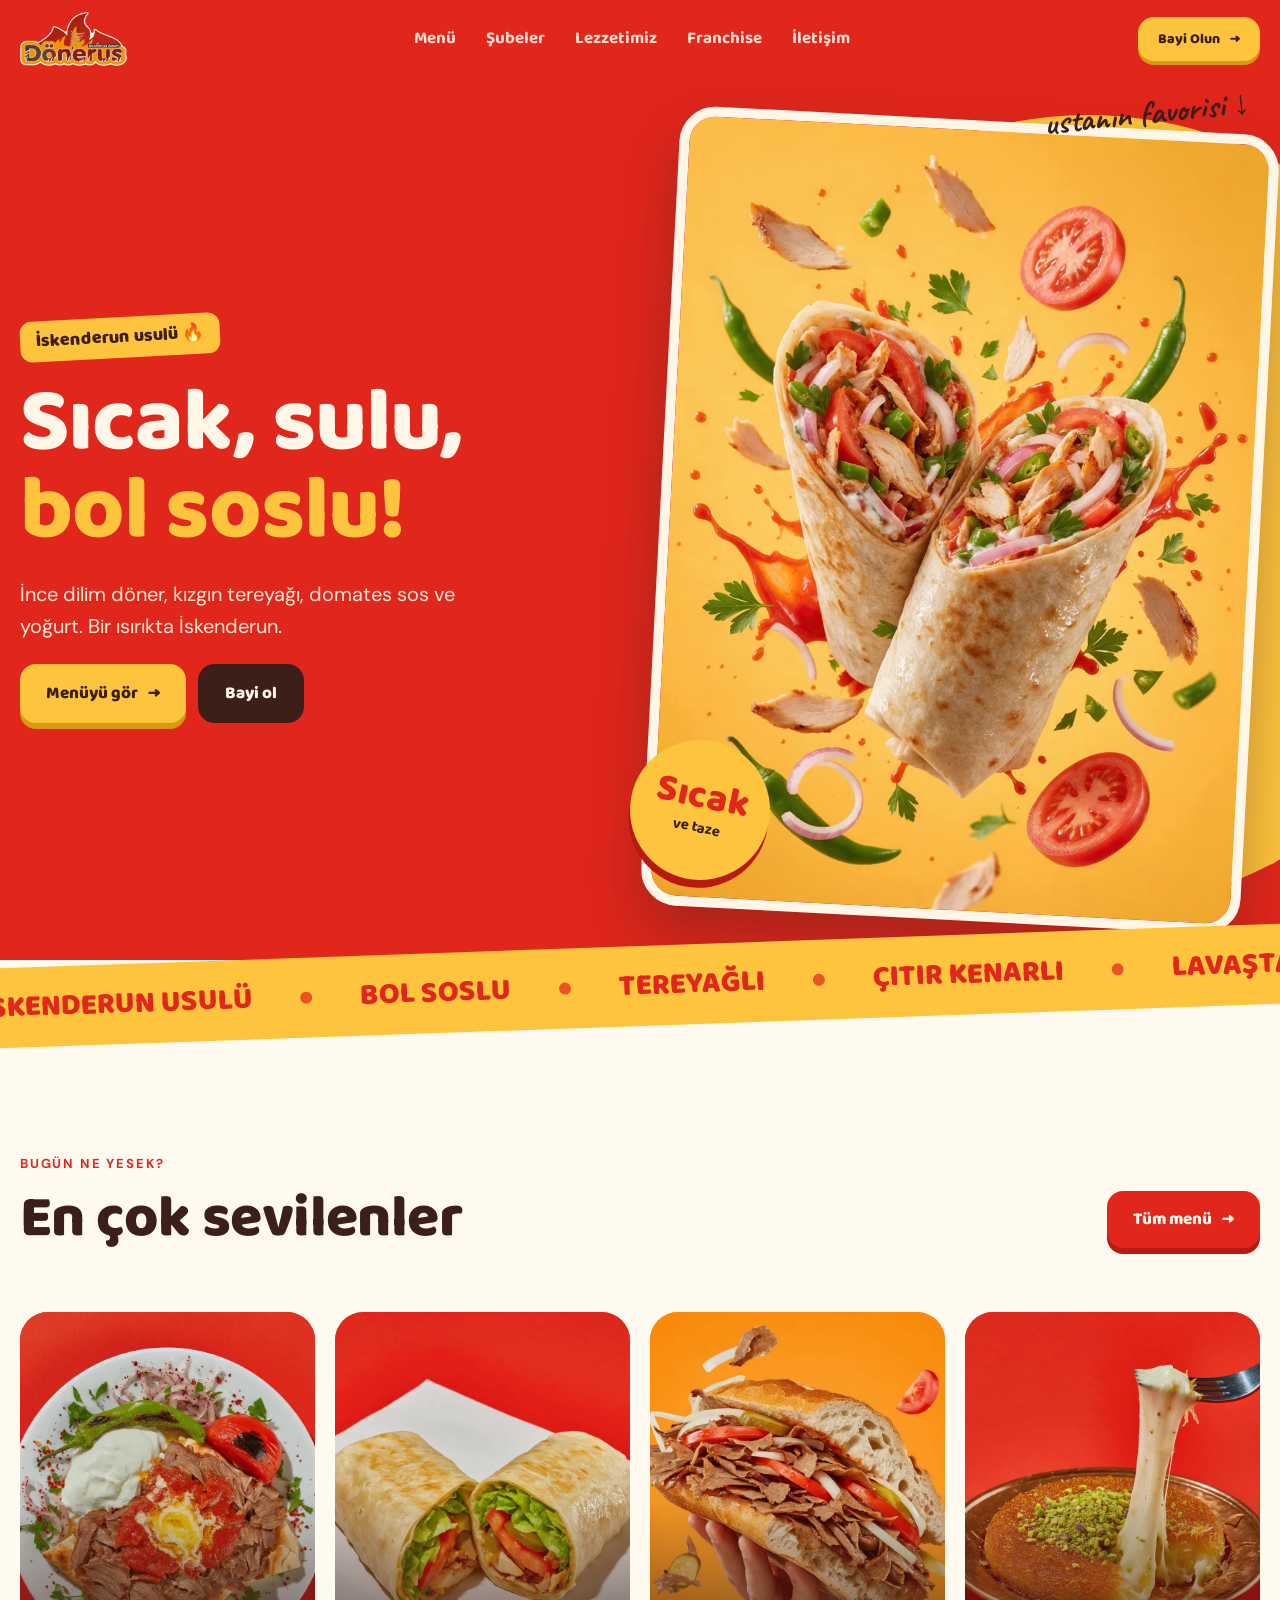
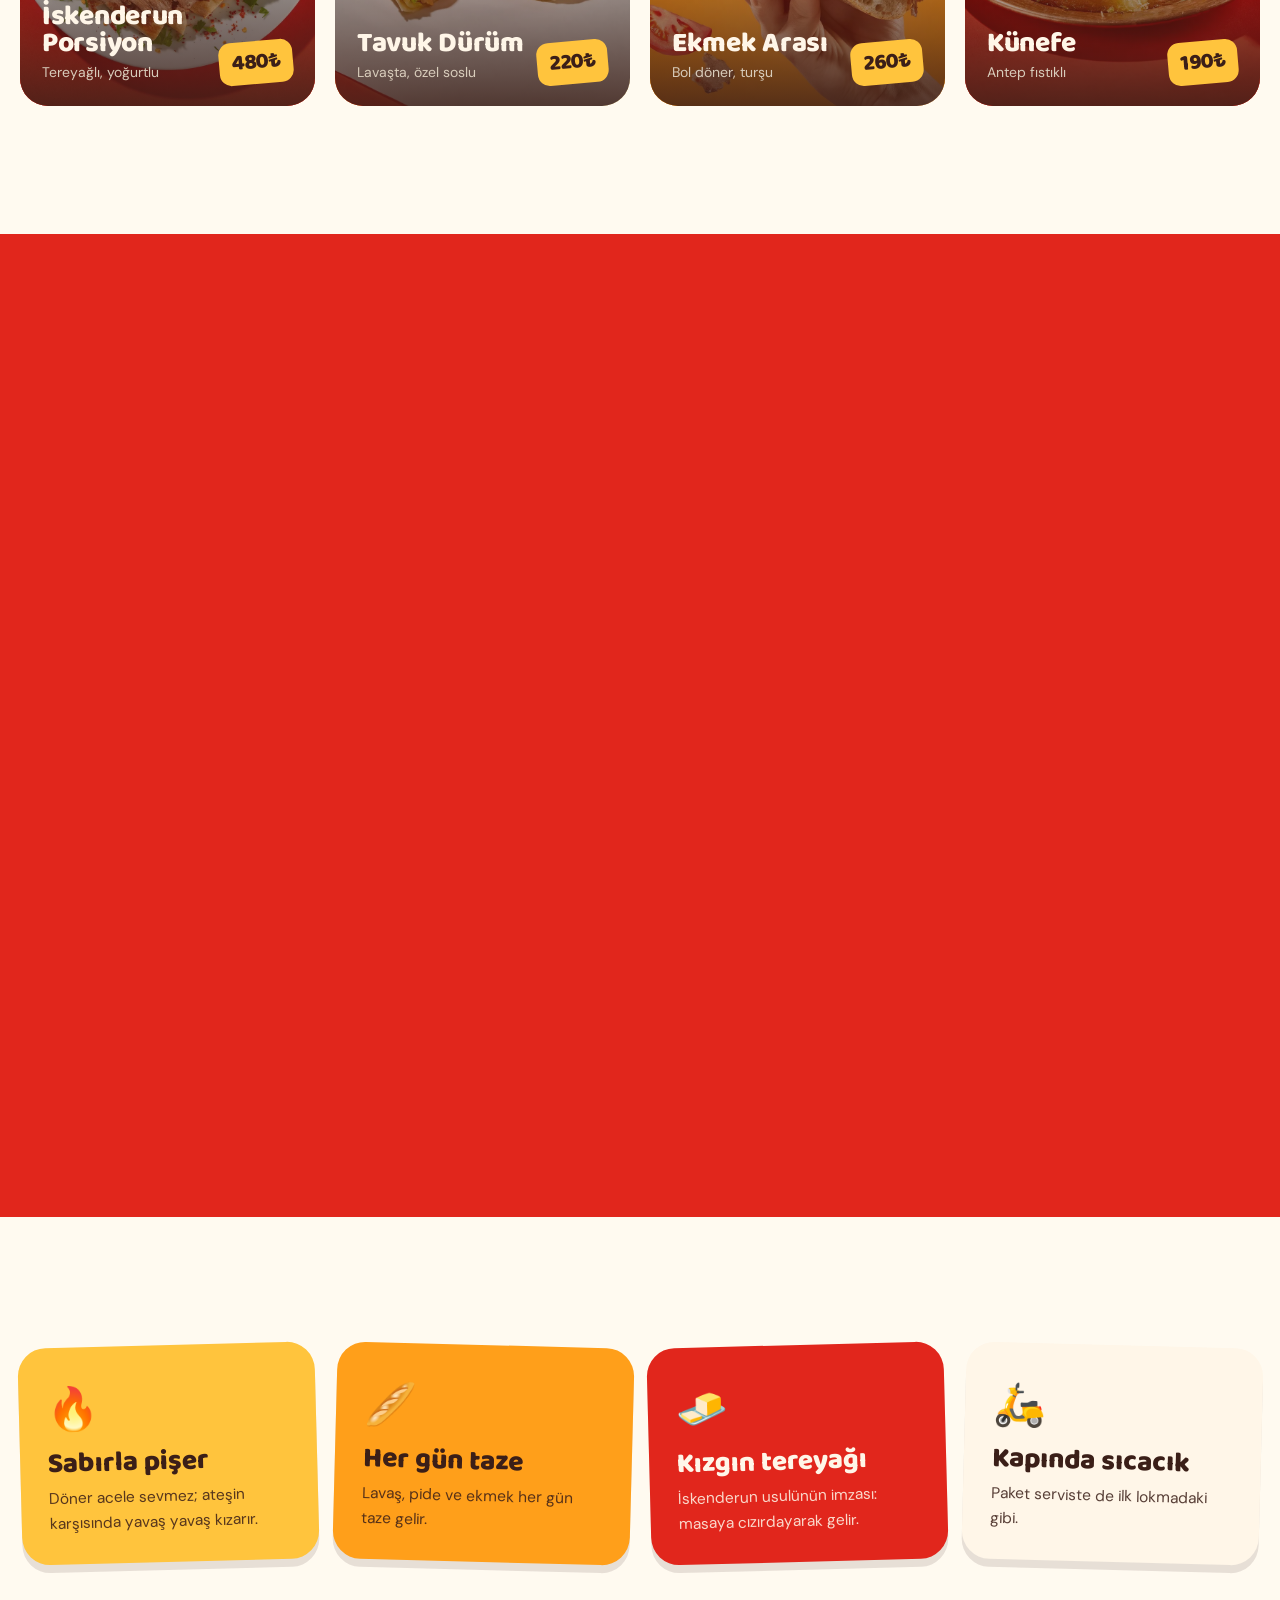
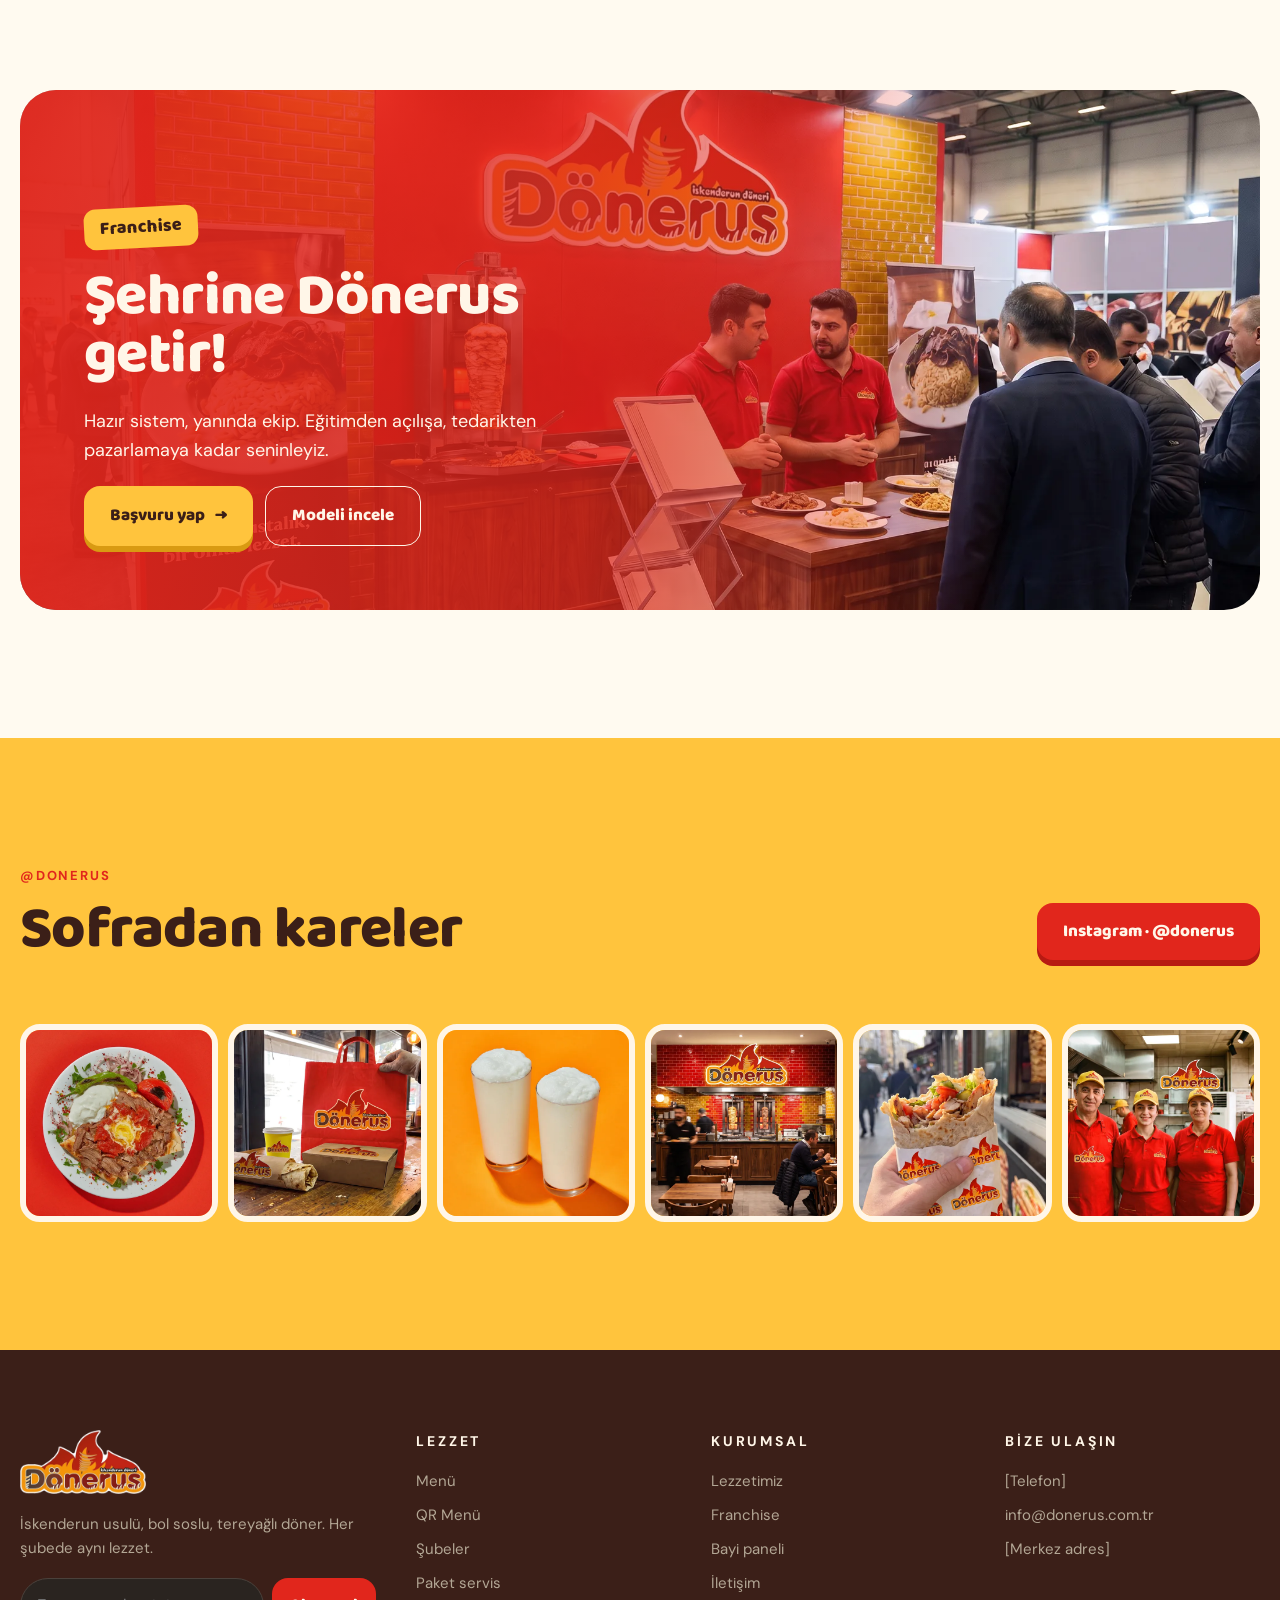
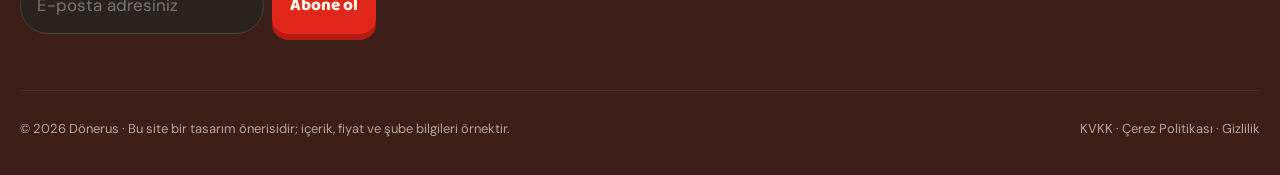
<file: index.html>
<!doctype html>
<html lang="tr">
<head>
<meta charset="utf-8">
<meta name="viewport" content="width=device-width, initial-scale=1">
<title>Dönerus · İskenderun Döneri</title>
<meta name="description" content="İskenderun usulü, bol soslu, tereyağlı döner. Menü, şubeler ve franchise başvurusu.">
<link rel="icon" href="favicon.svg"><link rel="apple-touch-icon" href="apple-touch-icon.png">
<meta property="og:type" content="website"><meta property="og:site_name" content="Dönerus">
<meta property="og:title" content="Dönerus · İskenderun Döneri"><meta property="og:description" content="İskenderun usulü, bol soslu, tereyağlı döner. Menü, şubeler ve franchise başvurusu.">
<meta property="og:image" content="https://servetskr.github.io/donerus/assets/img/og.jpg"><meta property="og:image:width" content="1200"><meta property="og:image:height" content="630">
<meta name="twitter:card" content="summary_large_image">
<meta name="theme-color" content="#E1261C">
<link rel="preconnect" href="https://fonts.googleapis.com"><link rel="preconnect" href="https://fonts.gstatic.com" crossorigin>
<link href="https://fonts.googleapis.com/css2?family=Baloo+2:wght@600;700;800&family=Caveat:wght@700&family=DM+Sans:wght@400;500;700&display=swap" rel="stylesheet">
<link rel="stylesheet" href="assets/css/site.css?v=19">
</head>
<body data-sayfa="anasayfa">
<header id="ust"></header>

<main>
<section class="j-hero">
  <div class="kap j-hero-ic">
    <div class="j-hero-metin gor">
      <span class="cik cik-hardal">İskenderun usulü 🔥</span>
      <h1>Sıcak, sulu,<br><span>bol soslu!</span></h1>
      <p>İnce dilim döner, kızgın tereyağı, domates sos ve yoğurt. Bir ısırıkta İskenderun.</p>
      <div class="hero-butonlar"><a class="btn btn-hardal" href="menu.html">Menüyü gör <span class="ok">→</span></a><a class="btn btn-cizgi" href="franchise.html">Bayi ol</a></div>
    </div>
    <div class="j-hero-gorsel gor g2">
      <img src="assets/img/durum-ucan-orta.webp" alt="Malzemeleri uçuşan dürüm" fetchpriority="high">
      <div class="rozet-b rozet-1"><b>Sıcak</b><small>ve taze</small></div>
      <div class="el not-1">ustanın favorisi ↓</div>
    </div>
  </div>
</section>

<div class="serit" aria-hidden="true"><div class="serit-ic">
  <span>İskenderun usulü</span><span>Bol soslu</span><span>Tereyağlı</span><span>Çıtır kenarlı</span><span>Lavaşta, pidede, ekmekte</span><span>Paket serviste sıcacık</span>
  <span>İskenderun usulü</span><span>Bol soslu</span><span>Tereyağlı</span><span>Çıtır kenarlı</span><span>Lavaşta, pidede, ekmekte</span><span>Paket serviste sıcacık</span>
</div></div>

<section class="bolum">
  <div class="kap">
    <div class="bolum-baslik"><div class="gor"><span class="ust-yazi">Bugün ne yesek?</span><h2>En çok sevilenler</h2></div><a class="btn btn-koz gor g2" href="menu.html">Tüm menü <span class="ok">→</span></a></div>
    <div class="urunler">
      <a class="urun j-urun gor" href="menu.html#donerler" data-urun="İskenderun Porsiyon" style="--bg:#E1261C"><img src="assets/img/iskender-orta.webp" alt="İskenderun porsiyon" loading="lazy"><div class="urun-ic"><div><h3>İskenderun Porsiyon</h3><small>Tereyağlı, yoğurtlu</small></div><span class="fiyat-cik">480₺</span></div></a>
      <a class="urun j-urun gor g2" href="menu.html#durumler" data-urun="Tavuk Dürüm" style="--bg:#FFC43D"><img src="assets/img/tavuk-durum-orta.webp" alt="Tavuk dürüm" loading="lazy"><div class="urun-ic"><div><h3>Tavuk Dürüm</h3><small>Lavaşta, özel soslu</small></div><span class="fiyat-cik">220₺</span></div></a>
      <a class="urun j-urun gor g3" href="menu.html#donerler" data-urun="Ekmek Arası Döner" style="--bg:#FF9F1A"><img src="assets/img/ekmek-orta.webp" alt="Ekmek arası döner" loading="lazy"><div class="urun-ic"><div><h3>Ekmek Arası</h3><small>Bol döner, turşu</small></div><span class="fiyat-cik">260₺</span></div></a>
      <a class="urun j-urun gor g4" href="menu.html#tatlilar" data-urun="Künefe" style="--bg:#E1261C"><img src="assets/img/kunefe-orta.webp" alt="Künefe" loading="lazy"><div class="urun-ic"><div><h3>Künefe</h3><small>Antep fıstıklı</small></div><span class="fiyat-cik">190₺</span></div></a>
    </div>
  </div>
</section>

<section class="bolum j-kirmizi">
  <div class="kap hikaye">
    <div class="hikaye-gorsel gor"><img src="assets/img/ates-orta.webp" alt="Alevin önünde kesilen döner" loading="lazy"><div class="etiket">Ateşten<small>tabağına</small></div></div>
    <div class="hikaye-metin gor g2">
      <span class="ust-yazi" style="color:var(--hardal)">İskenderun usulü nedir?</span>
      <h2>İnce dilim, kızgın tereyağı, bol sos.</h2>
      <p class="giris">Döner kâğıt inceliğinde kesilir; pidenin üstüne serilir, domates sosla buluşur, üzerine kızgın tereyağı gezdirilir, yanına yoğurt konur. Lavaşta, ekmekte ya da porsiyon — hepsinin sırrı aynı: sabırla pişen döner.</p>
      <a class="btn btn-hardal" href="hikayemiz.html" style="align-self:flex-start">Lezzetimizi tanı <span class="ok">→</span></a>
    </div>
  </div>
</section>

<section class="bolum">
  <div class="kap">
    <div class="j-ozellik">
      <div class="gor" style="--bg:#FFC43D"><span>🔥</span><b>Sabırla pişer</b><p>Döner acele sevmez; ateşin karşısında yavaş yavaş kızarır.</p></div>
      <div class="gor g2" style="--bg:#FF9F1A"><span>🥖</span><b>Her gün taze</b><p>Lavaş, pide ve ekmek her gün taze gelir.</p></div>
      <div class="gor g3" style="--bg:#E1261C;color:#FFF6E8"><span>🧈</span><b>Kızgın tereyağı</b><p>İskenderun usulünün imzası: masaya cızırdayarak gelir.</p></div>
      <div class="gor g4" style="--bg:#FFF6E8"><span>🛵</span><b>Kapında sıcacık</b><p>Paket serviste de ilk lokmadaki gibi.</p></div>
    </div>
  </div>
</section>

<section class="bolum" style="padding-top:0">
  <div class="kap">
    <div class="bant j-bant gor">
      <img src="assets/img/fuar-genis.webp" alt="Dönerus franchise standı" loading="lazy">
      <div class="bant-ic">
        <span class="cik cik-hardal">Franchise</span>
        <h2>Şehrine Dönerus getir!</h2>
        <p style="font-size:18px">Hazır sistem, yanında ekip. Eğitimden açılışa, tedarikten pazarlamaya kadar seninleyiz.</p>
        <div class="hero-butonlar"><a class="btn btn-hardal" href="franchise.html#basvuru">Başvuru yap <span class="ok">→</span></a><a class="btn btn-cizgi" href="franchise.html">Modeli incele</a></div>
      </div>
    </div>
  </div>
</section>

<section class="bolum j-hardal">
  <div class="kap">
    <div class="bolum-baslik"><div class="gor"><span class="ust-yazi" style="color:var(--koz)">@donerus</span><h2>Sofradan kareler</h2></div><button type="button" class="btn btn-koz gor g2" data-eylem="instagram">Instagram · @donerus</button></div>
    <div class="galeri gor" data-eylem="instagram" style="cursor:pointer">
      <div class="galeri-oge"><img src="assets/img/iskender-kare.webp" alt="İskenderun porsiyon" loading="lazy"></div>
      <div class="galeri-oge"><img src="assets/img/paket-kare.webp" alt="Paket servis" loading="lazy"></div>
      <div class="galeri-oge"><img src="assets/img/ayran-kare.webp" alt="Ayran" loading="lazy"></div>
      <div class="galeri-oge"><img src="assets/img/ic-mekan-kare.webp" alt="Restoran içi" loading="lazy"></div>
      <div class="galeri-oge"><img src="assets/img/durum-elde-kare.webp" alt="Elde dürüm" loading="lazy"></div>
      <div class="galeri-oge"><img src="assets/img/personel-kare.webp" alt="Dönerus ekibi" loading="lazy"></div>
    </div>
  </div>
</section>
</main>

<footer id="alt"></footer>
<script src="assets/js/site.js?v=15"></script>
</body>
</html>
</file>
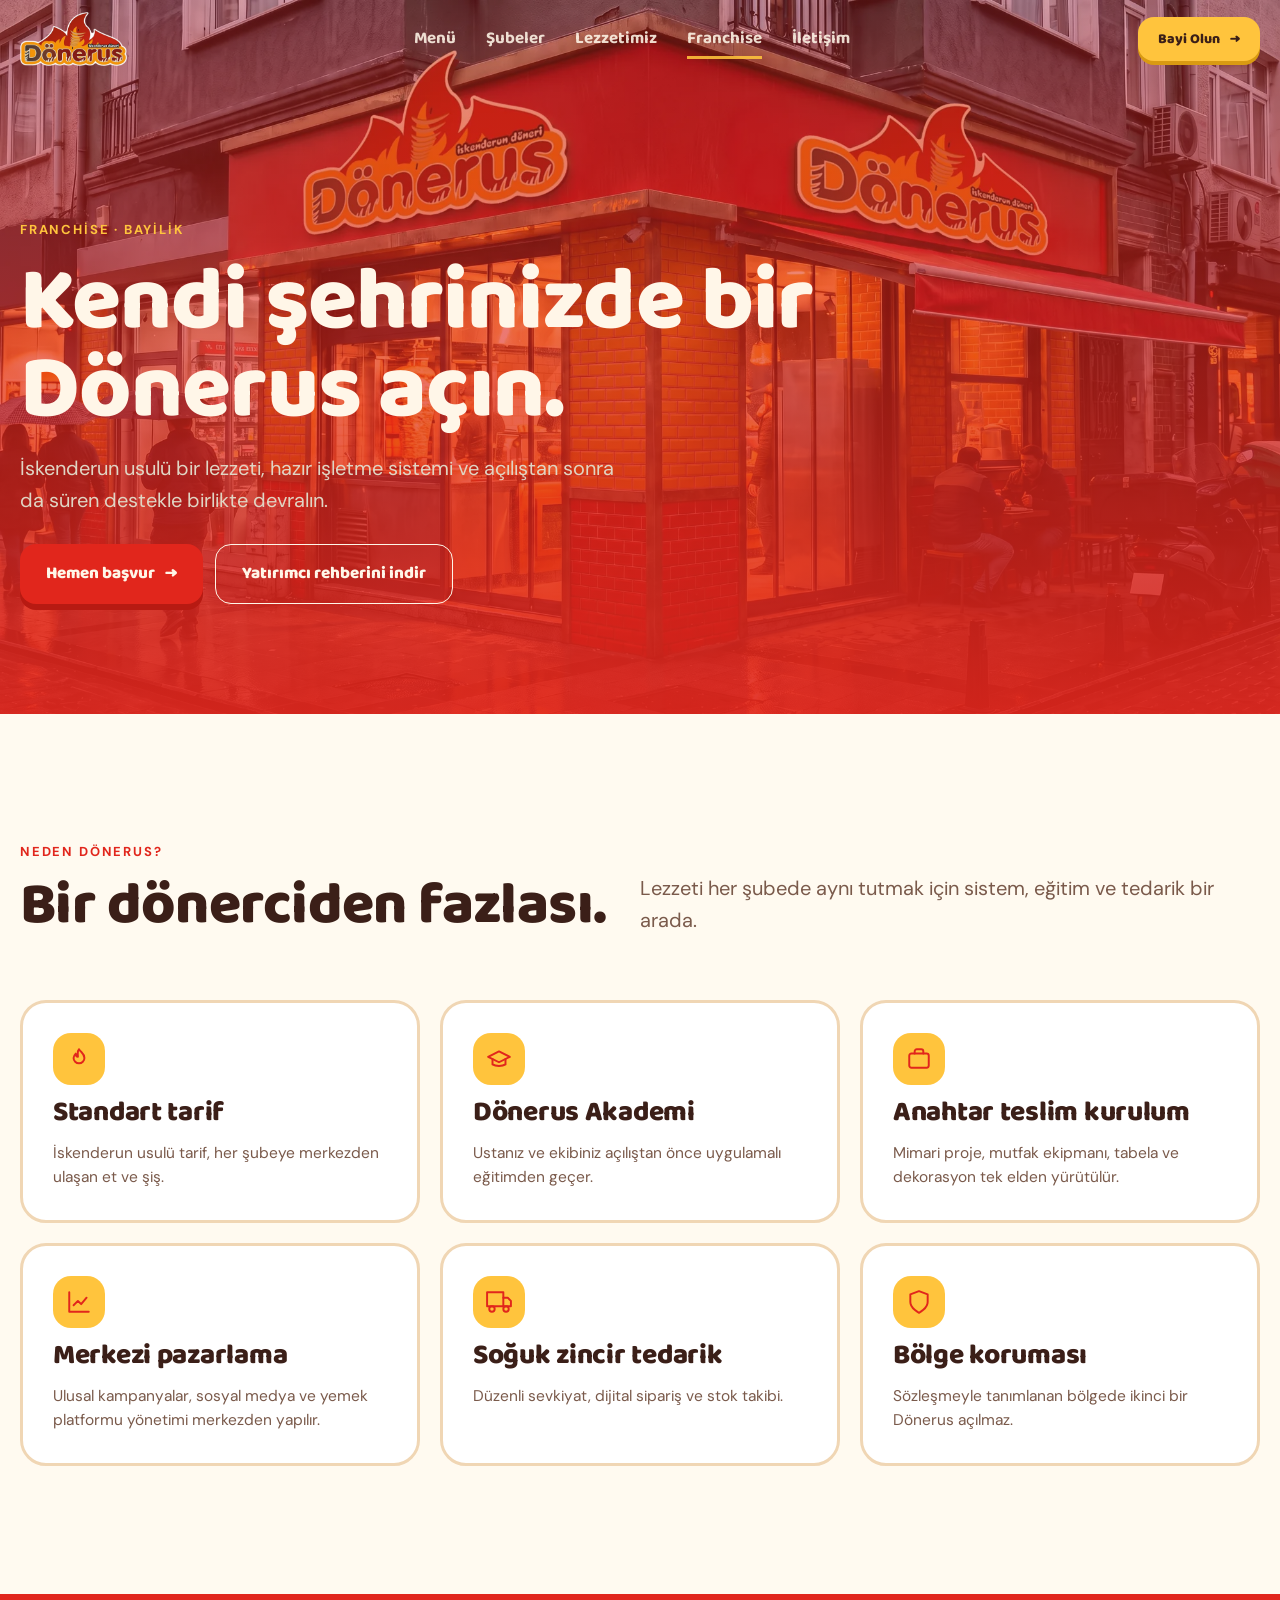
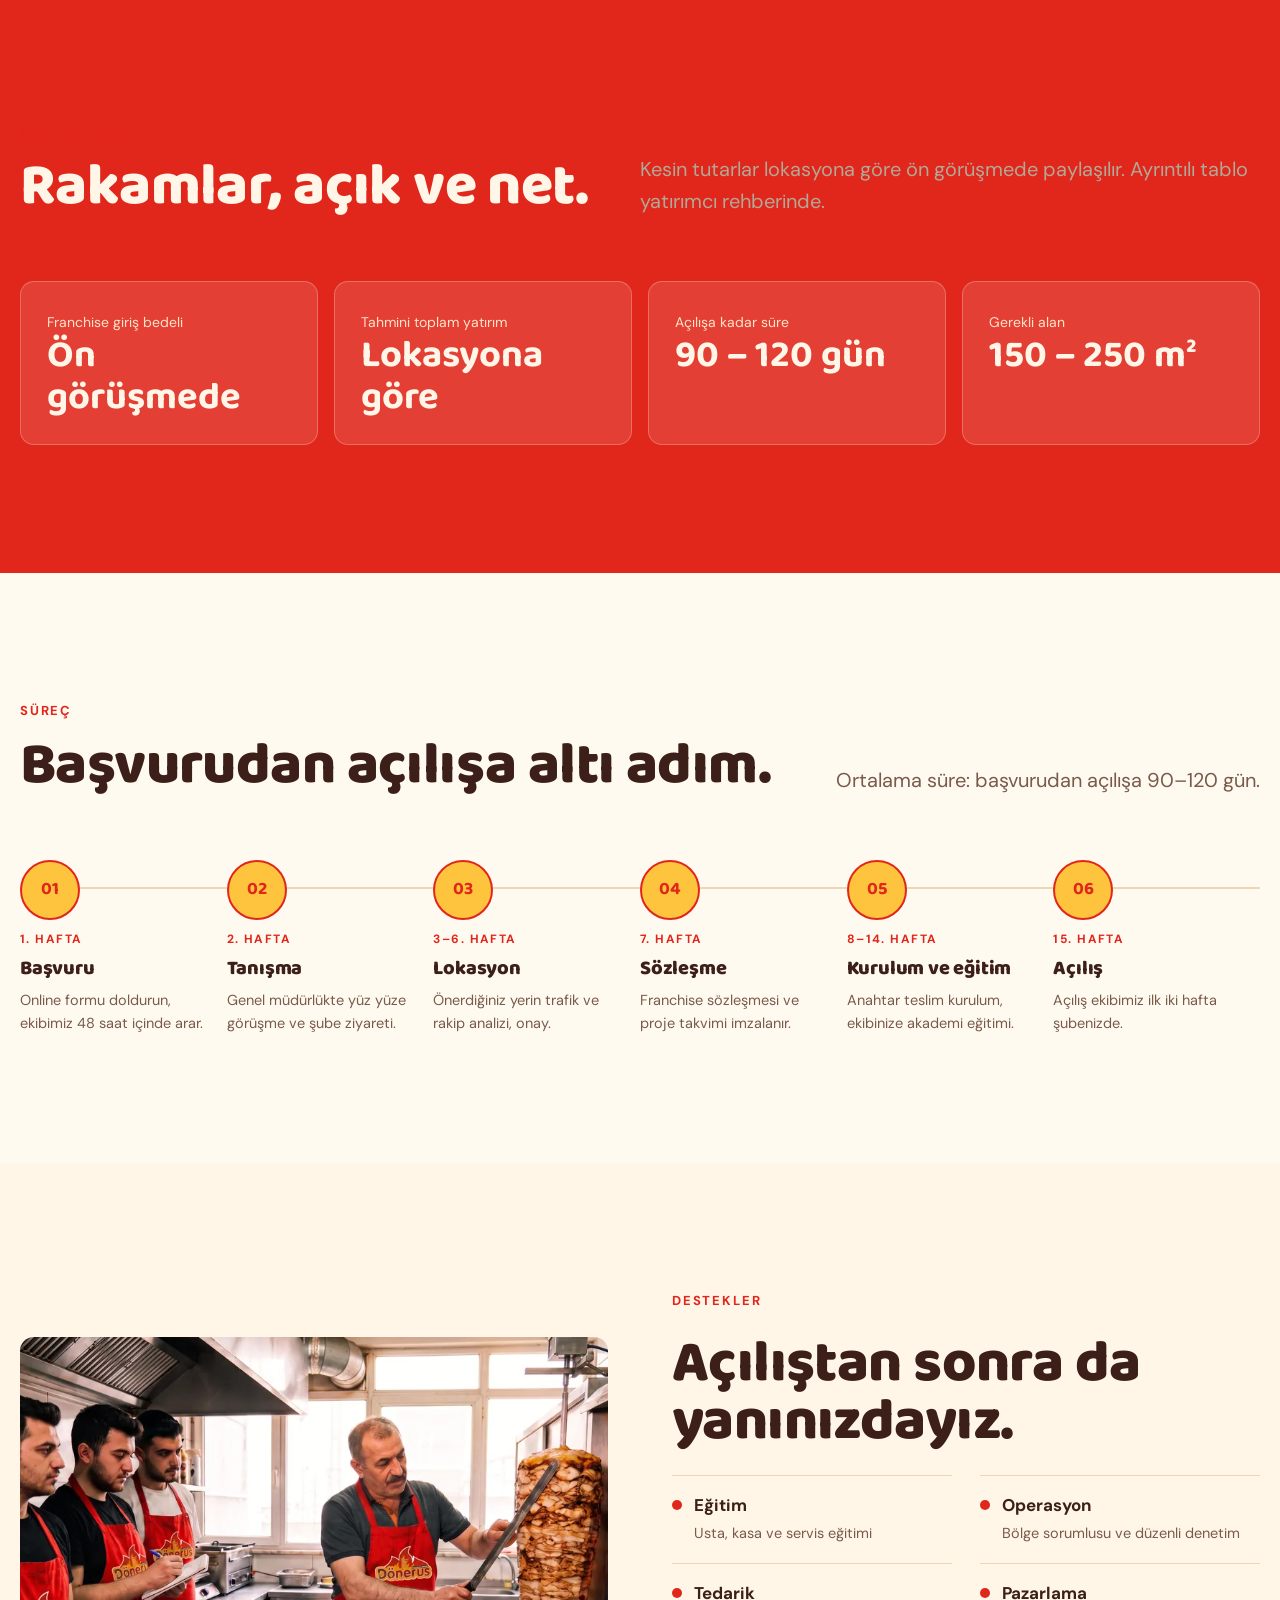
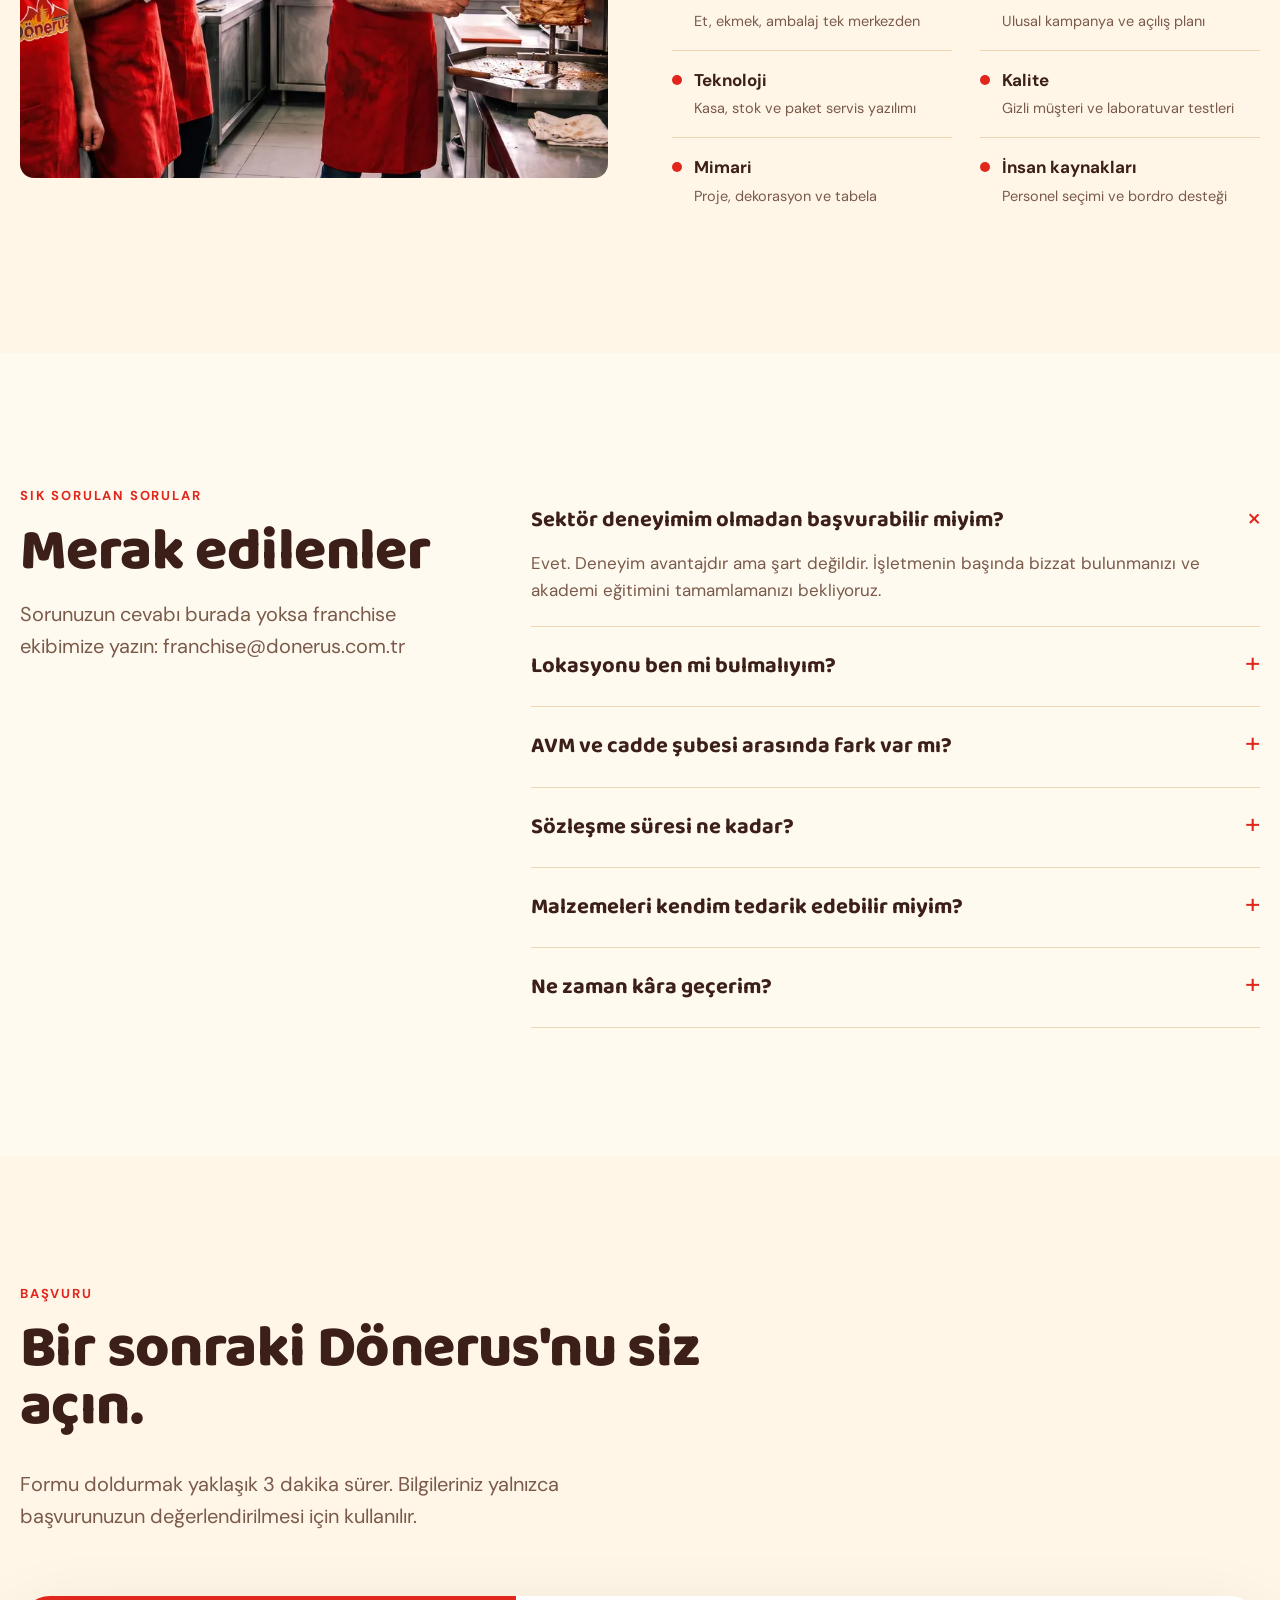
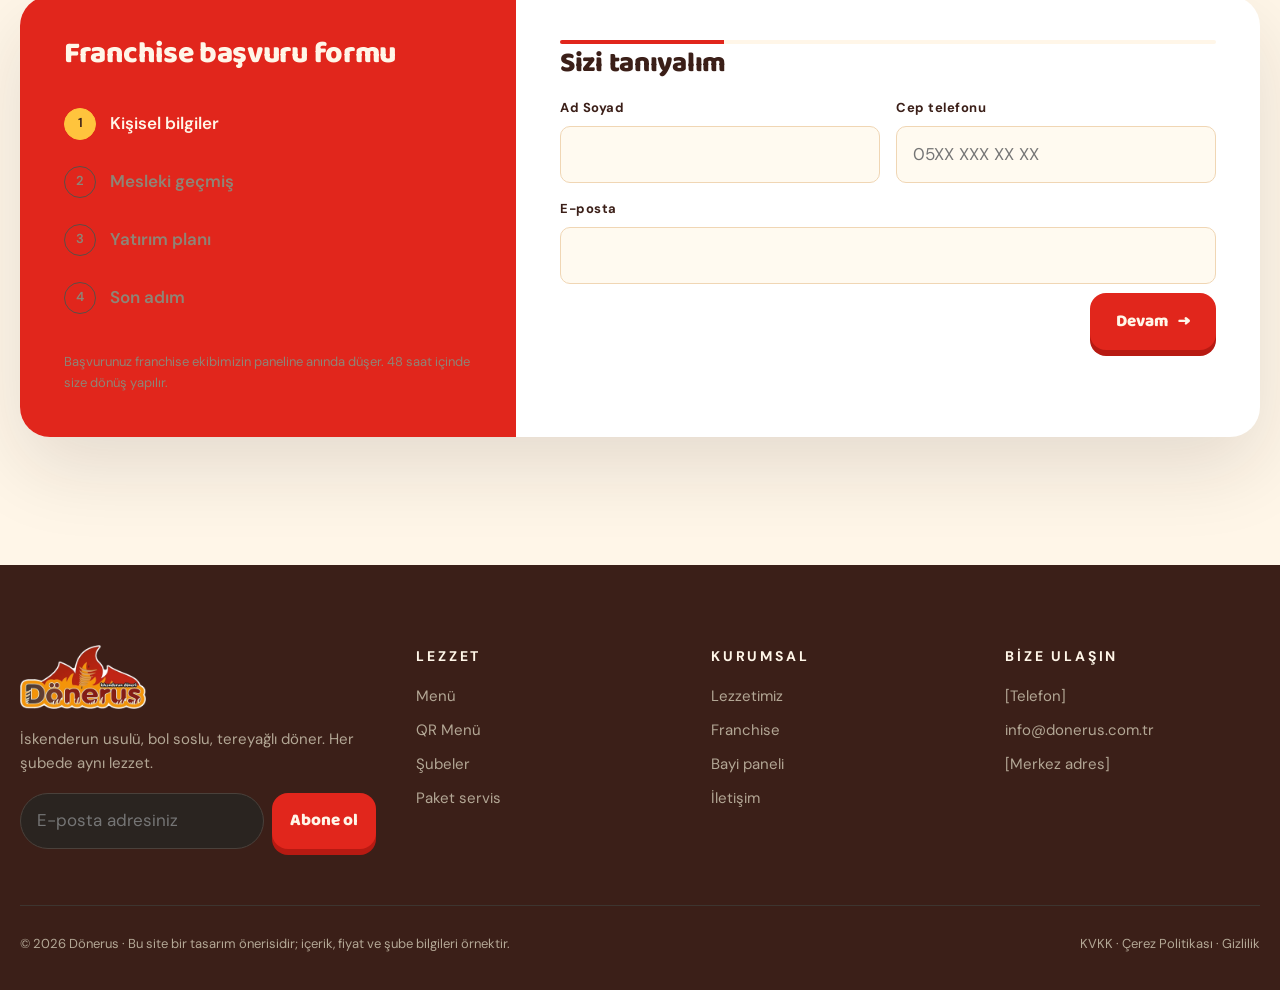
<file: franchise.html>
<!doctype html><html lang="tr"><head><meta charset="utf-8">
<meta name="viewport" content="width=device-width, initial-scale=1">
<link rel="icon" href="favicon.svg"><link rel="apple-touch-icon" href="apple-touch-icon.png">
<meta property="og:type" content="website"><meta property="og:site_name" content="Dönerus">
<meta property="og:title" content="Franchise · Dönerus"><meta property="og:description" content="İskenderun usulü, bol soslu, tereyağlı döner. Menü, şubeler ve franchise başvurusu.">
<meta property="og:image" content="https://servetskr.github.io/donerus/assets/img/og.jpg"><meta property="og:image:width" content="1200"><meta property="og:image:height" content="630">
<meta name="twitter:card" content="summary_large_image">
<link rel="preconnect" href="https://fonts.googleapis.com"><link rel="preconnect" href="https://fonts.gstatic.com" crossorigin>
<link href="https://fonts.googleapis.com/css2?family=Baloo+2:wght@600;700;800&family=Caveat:wght@700&family=DM+Sans:wght@400;500;700&display=swap" rel="stylesheet">
<link rel="stylesheet" href="assets/css/site.css?v=19">
<title>Franchise · Dönerus</title>
<meta name="description" content="Dönerus franchise modeli, yatırım süreci, destekler ve online başvuru."></head>
<body data-sayfa="franchise">
<header id="ust"></header>
<main>
<section class="sayfa-basi gorselli" style="padding-bottom:110px"><img src="assets/img/cephe-genis.webp" alt=""><div class="kap"><span class="ust-yazi" style="color:#FFC43D">Franchise · Bayilik</span><h1 class="gor" style="max-width:980px">Kendi şehrinizde bir Dönerus açın.</h1><p class="giris gor g2">İskenderun usulü bir lezzeti, hazır işletme sistemi ve açılıştan sonra da süren destekle birlikte devralın.</p>
<div class="hero-butonlar gor g3" style="margin-top:10px"><a class="btn btn-koz" href="#basvuru">Hemen başvur <span class="ok">→</span></a><a class="btn btn-cizgi" href="rehber.html">Yatırımcı rehberini indir</a></div></div></section>

<section class="bolum"><div class="kap">
  <div class="bolum-baslik"><div class="gor"><span class="ust-yazi">Neden Dönerus?</span><h2>Bir dönerciden fazlası.</h2></div><p class="giris gor g2">Lezzeti her şubede aynı tutmak için sistem, eğitim ve tedarik bir arada.</p></div>
  <div class="neden">
    <div class="kart gor"><div class="ikon"><svg width="26" height="26" viewBox="0 0 24 24" fill="none" stroke="currentColor" stroke-width="1.8" stroke-linecap="round" stroke-linejoin="round"><path d="M12 3c2 3 5 4 5 8a5 5 0 0 1-10 0c0-2 1-3 2-4 0 2 1 3 2 3 0-3-1-5 1-7z"/></svg></div><h3>Standart tarif</h3><p>İskenderun usulü tarif, her şubeye merkezden ulaşan et ve şiş.</p></div>
    <div class="kart gor g2"><div class="ikon"><svg width="26" height="26" viewBox="0 0 24 24" fill="none" stroke="currentColor" stroke-width="1.8" stroke-linecap="round" stroke-linejoin="round"><path d="M22 10L12 5 2 10l10 5 10-5z"/><path d="M6 12v5c3 2 9 2 12 0v-5"/></svg></div><h3>Dönerus Akademi</h3><p>Ustanız ve ekibiniz açılıştan önce uygulamalı eğitimden geçer.</p></div>
    <div class="kart gor g3"><div class="ikon"><svg width="26" height="26" viewBox="0 0 24 24" fill="none" stroke="currentColor" stroke-width="1.8" stroke-linecap="round" stroke-linejoin="round"><rect x="3" y="7" width="18" height="13" rx="2"/><path d="M8 7V5a2 2 0 0 1 2-2h4a2 2 0 0 1 2 2v2"/></svg></div><h3>Anahtar teslim kurulum</h3><p>Mimari proje, mutfak ekipmanı, tabela ve dekorasyon tek elden yürütülür.</p></div>
    <div class="kart gor"><div class="ikon"><svg width="26" height="26" viewBox="0 0 24 24" fill="none" stroke="currentColor" stroke-width="1.8" stroke-linecap="round" stroke-linejoin="round"><path d="M3 3v18h18"/><path d="M7 15l4-4 3 3 5-6"/></svg></div><h3>Merkezi pazarlama</h3><p>Ulusal kampanyalar, sosyal medya ve yemek platformu yönetimi merkezden yapılır.</p></div>
    <div class="kart gor g2"><div class="ikon"><svg width="26" height="26" viewBox="0 0 24 24" fill="none" stroke="currentColor" stroke-width="1.8" stroke-linecap="round" stroke-linejoin="round"><path d="M1 3h15v13H1z"/><path d="M16 8h4l3 3v5h-7"/><circle cx="5.5" cy="18.5" r="2.5"/><circle cx="18.5" cy="18.5" r="2.5"/></svg></div><h3>Soğuk zincir tedarik</h3><p>Düzenli sevkiyat, dijital sipariş ve stok takibi.</p></div>
    <div class="kart gor g3"><div class="ikon"><svg width="26" height="26" viewBox="0 0 24 24" fill="none" stroke="currentColor" stroke-width="1.8" stroke-linecap="round" stroke-linejoin="round"><path d="M12 22s8-4 8-10V5l-8-3-8 3v7c0 6 8 10 8 10z"/></svg></div><h3>Bölge koruması</h3><p>Sözleşmeyle tanımlanan bölgede ikinci bir Dönerus açılmaz.</p></div>
  </div>
</div></section>

<section class="bolum koyu"><div class="kap">
  <div class="bolum-baslik"><div class="gor"><span class="ust-yazi">Yatırım modeli</span><h2>Rakamlar, açık ve net.</h2></div><p class="giris gor g2" style="color:#b3a795">Kesin tutarlar lokasyona göre ön görüşmede paylaşılır. Ayrıntılı tablo yatırımcı rehberinde.</p></div>
  <div class="model">
    <div class="gor"><span>Franchise giriş bedeli</span><b>Ön görüşmede</b></div>
    <div class="gor g2"><span>Tahmini toplam yatırım</span><b>Lokasyona göre</b></div>
    <div class="gor g3"><span>Açılışa kadar süre</span><b>90 – 120 gün</b></div>
    <div class="gor g4"><span>Gerekli alan</span><b>150 – 250 m²</b></div>
  </div>
</div></section>

<section class="bolum"><div class="kap">
  <div class="bolum-baslik"><div class="gor"><span class="ust-yazi">Süreç</span><h2>Başvurudan açılışa altı adım.</h2></div><p class="giris gor g2">Ortalama süre: başvurudan açılışa 90–120 gün.</p></div>
  <div class="surec">
    <div class="adim gor"><small>1. hafta</small><h3>Başvuru</h3><p>Online formu doldurun, ekibimiz 48 saat içinde arar.</p></div>
    <div class="adim gor g2"><small>2. hafta</small><h3>Tanışma</h3><p>Genel müdürlükte yüz yüze görüşme ve şube ziyareti.</p></div>
    <div class="adim gor g3"><small>3–6. hafta</small><h3>Lokasyon</h3><p>Önerdiğiniz yerin trafik ve rakip analizi, onay.</p></div>
    <div class="adim gor"><small>7. hafta</small><h3>Sözleşme</h3><p>Franchise sözleşmesi ve proje takvimi imzalanır.</p></div>
    <div class="adim gor g2"><small>8–14. hafta</small><h3>Kurulum ve eğitim</h3><p>Anahtar teslim kurulum, ekibinize akademi eğitimi.</p></div>
    <div class="adim gor g3"><small>15. hafta</small><h3>Açılış</h3><p>Açılış ekibimiz ilk iki hafta şubenizde.</p></div>
  </div>
</div></section>

<section class="bolum" style="background:var(--krem)"><div class="kap destekler">
  <div class="gor"><img src="assets/img/akademi-orta.webp" alt="Akademide usta eğitimi" loading="lazy"></div>
  <div class="gor g2" style="display:flex;flex-direction:column;gap:24px"><span class="ust-yazi">Destekler</span><h2>Açılıştan sonra da yanınızdayız.</h2>
  <div class="destek-liste">
    <div><p><b>Eğitim</b><span>Usta, kasa ve servis eğitimi</span></p></div><div><p><b>Operasyon</b><span>Bölge sorumlusu ve düzenli denetim</span></p></div>
    <div><p><b>Tedarik</b><span>Et, ekmek, ambalaj tek merkezden</span></p></div><div><p><b>Pazarlama</b><span>Ulusal kampanya ve açılış planı</span></p></div>
    <div><p><b>Teknoloji</b><span>Kasa, stok ve paket servis yazılımı</span></p></div><div><p><b>Kalite</b><span>Gizli müşteri ve laboratuvar testleri</span></p></div>
    <div><p><b>Mimari</b><span>Proje, dekorasyon ve tabela</span></p></div><div><p><b>İnsan kaynakları</b><span>Personel seçimi ve bordro desteği</span></p></div>
  </div></div>
</div></section>

<section class="bolum"><div class="kap" style="display:grid;grid-template-columns:1fr 1.6fr;gap:56px" id="sss-kap">
  <div class="gor"><span class="ust-yazi">Sık sorulan sorular</span><h2 style="margin-top:16px">Merak edilenler</h2><p class="giris" style="margin-top:16px">Sorunuzun cevabı burada yoksa franchise ekibimize yazın: franchise@donerus.com.tr</p></div>
  <div class="sss gor g2">
    <details open><summary>Sektör deneyimim olmadan başvurabilir miyim?</summary><p>Evet. Deneyim avantajdır ama şart değildir. İşletmenin başında bizzat bulunmanızı ve akademi eğitimini tamamlamanızı bekliyoruz.</p></details>
    <details><summary>Lokasyonu ben mi bulmalıyım?</summary><p>Önerdiğiniz lokasyonu birlikte değerlendiririz. Henüz bir yeriniz yoksa bölgenizdeki uygun lokasyonları birlikte ararız.</p></details>
    <details><summary>AVM ve cadde şubesi arasında fark var mı?</summary><p>Evet. AVM şubeleri daha küçük metrekare ve kısa çalışma saatiyle, cadde şubeleri oturma alanı ve paket servisle tasarlanır. Yatırım tablosu her ikisi için ayrı hazırlanır.</p></details>
    <details><summary>Sözleşme süresi ne kadar?</summary><p>Sözleşme süresi ve yenileme koşulları yatırımcı rehberinde ve franchise sözleşmesinde yer alır.</p></details>
    <details><summary>Malzemeleri kendim tedarik edebilir miyim?</summary><p>Lezzet standardı için et, ekmek, sos ve ambalaj merkezden tedarik edilir. Sebze ve içecek gibi kalemlerde onaylı yerel tedarikçiler kullanılabilir.</p></details>
    <details><summary>Ne zaman kâra geçerim?</summary><p>Bu, lokasyon ve işletme performansına bağlıdır. Mevcut şubelerin performans verileri ön görüşmede, gizlilik sözleşmesi sonrasında paylaşılır.</p></details>
  </div>
</div></section>

<section class="bolum" id="basvuru" style="background:var(--krem);scroll-margin-top:60px"><div class="kap">
  <div class="bolum-baslik"><div class="gor"><span class="ust-yazi">Başvuru</span><h2>Bir sonraki Dönerus'nu siz açın.</h2></div><p class="giris gor g2">Formu doldurmak yaklaşık 3 dakika sürer. Bilgileriniz yalnızca başvurunuzun değerlendirilmesi için kullanılır.</p></div>
  <div class="form-kutu gor">
    <div class="form-yan">
      <h3>Franchise başvuru formu</h3>
      <ol class="form-adimlar"><li class="aktif"><i>1</i>Kişisel bilgiler</li><li><i>2</i>Mesleki geçmiş</li><li><i>3</i>Yatırım planı</li><li><i>4</i>Son adım</li></ol>
      <p class="alt-not">Başvurunuz franchise ekibimizin paneline anında düşer. 48 saat içinde size dönüş yapılır.</p>
    </div>
    <form class="form-govde" id="basvuru-formu" novalidate>
      <div class="form-icerik">
      <div class="ilerleme"><i></i></div>
      <div class="form-adim aktif"><h3>Sizi tanıyalım</h3><div class="alanlar">
        <div class="alan"><label for="f-ad">Ad Soyad</label><input id="f-ad" name="ad" required autocomplete="name"><span class="hata-metni">Ad soyad gerekli.</span></div>
        <div class="alan"><label for="f-tel">Cep telefonu</label><input id="f-tel" name="tel" type="tel" inputmode="numeric" required placeholder="05XX XXX XX XX"><span class="hata-metni">Geçerli bir telefon girin.</span></div>
        <div class="alan tam"><label for="f-eposta">E-posta</label><input id="f-eposta" name="eposta" type="email" required autocomplete="email"><span class="hata-metni">Geçerli bir e-posta girin.</span></div>
      </div></div>
      <div class="form-adim"><h3>Mesleki geçmişiniz</h3><div class="alanlar">
        <div class="alan tam"><label for="f-meslek">Mevcut mesleğiniz</label><input id="f-meslek" name="meslek" required><span class="hata-metni">Bu alan gerekli.</span></div>
        <div class="alan"><label for="f-deneyim">Yiyecek-içecek deneyimi (yıl)</label><select id="f-deneyim" name="deneyim" required><option value="">Seçin</option><option value="0">Yok</option><option value="2">1–3 yıl</option><option value="5">3–7 yıl</option><option value="10">7 yıldan fazla</option></select><span class="hata-metni">Seçim yapın.</span></div>
        <div class="alan"><label for="f-isletme">Daha önce işletme sahibi oldunuz mu?</label><select id="f-isletme" name="isletme"><option>Hayır</option><option>Evet</option></select></div>
      </div></div>
      <div class="form-adim"><h3>Yatırım planınız</h3><div class="alanlar">
        <div class="alan"><label for="f-il">İl</label><select id="f-il" name="il" required><option value="">Seçin</option><option>Adana</option><option>Ankara</option><option>Antalya</option><option>Bursa</option><option>Diyarbakır</option><option>Eskişehir</option><option>Gaziantep</option><option>İstanbul</option><option>İzmir</option><option>Kayseri</option><option>Kocaeli</option><option>Konya</option><option>Mersin</option><option>Samsun</option><option>Trabzon</option><option>Diğer</option></select><span class="hata-metni">İl seçin.</span></div>
        <div class="alan"><label for="f-ilce">İlçe</label><input id="f-ilce" name="ilce" required><span class="hata-metni">İlçe gerekli.</span></div>
        <div class="alan tam"><label>Lokasyon tipi</label><div class="secim">
          <input type="radio" name="tip" id="t1" value="Cadde" required><label for="t1">Cadde<small>Oturma alanlı</small></label>
          <input type="radio" name="tip" id="t2" value="AVM"><label for="t2">AVM<small>Yemek katı</small></label>
          <input type="radio" name="tip" id="t3" value="Diğer"><label for="t3">Diğer<small>Yol üstü, kampüs</small></label></div><span class="hata-metni">Bir lokasyon tipi seçin.</span></div>
        <div class="alan"><label for="f-mulk">Mülk durumu</label><select id="f-mulk" name="mulk" required><option value="">Seçin</option><option>Kendi mülkü</option><option>Kira</option><option>Henüz yok</option></select><span class="hata-metni">Seçim yapın.</span></div>
        <div class="alan"><label for="f-butce">Planlanan bütçe</label><select id="f-butce" name="butce" required><option value="">Seçin</option><option>12 milyon TL altı</option><option>12 – 15 milyon TL</option><option>15 – 20 milyon TL</option><option>20 milyon TL ve üzeri</option></select><span class="hata-metni">Seçim yapın.</span></div>
      </div></div>
      <div class="form-adim"><h3>Son olarak</h3><div class="alanlar">
        <div class="alan tam"><label for="f-neden">Neden Dönerus?</label><textarea id="f-neden" name="neden" rows="4" placeholder="Kısaca anlatın (isteğe bağlı)"></textarea></div>
        <label class="onay alan tam"><input type="checkbox" required name="kvkk"> 6698 sayılı KVKK kapsamındaki aydınlatma metnini okudum; kişisel verilerimin franchise başvurumun değerlendirilmesi amacıyla işlenmesine onay veriyorum.<span class="hata-metni">Devam etmek için onay gerekli.</span></label>
      </div></div>
      <div class="form-alt"><button type="button" class="btn btn-cizgi" data-geri>← Geri</button><button type="button" class="btn btn-koz" data-ileri>Devam <span class="ok">→</span></button></div>
      </div>
      <div class="basari"><div class="tik"><svg width="40" height="40" viewBox="0 0 24 24" fill="none" stroke="#F2E8D8" stroke-width="2.5"><path d="M5 12l5 5 9-10"/></svg></div>
        <h3>Başvurunuz alındı</h3><p style="color:var(--metin-2);max-width:420px">Başvuru numaranız:</p><code></code>
        <p style="color:var(--metin-2);max-width:440px">Franchise ekibimiz 48 saat içinde sizi arayacak. Bu arada yatırımcı rehberini inceleyebilirsiniz.</p>
        <div class="hero-butonlar" style="justify-content:center"><a class="btn btn-koz" href="rehber.html">Rehberi indir</a><a class="btn btn-cizgi" href="panel.html">Başvuru panelinde gör →</a></div></div>
    </form>
  </div>
</div></section>
</main>
<footer id="alt"></footer>
<script src="assets/js/site.js?v=15"></script></body></html>
</file>
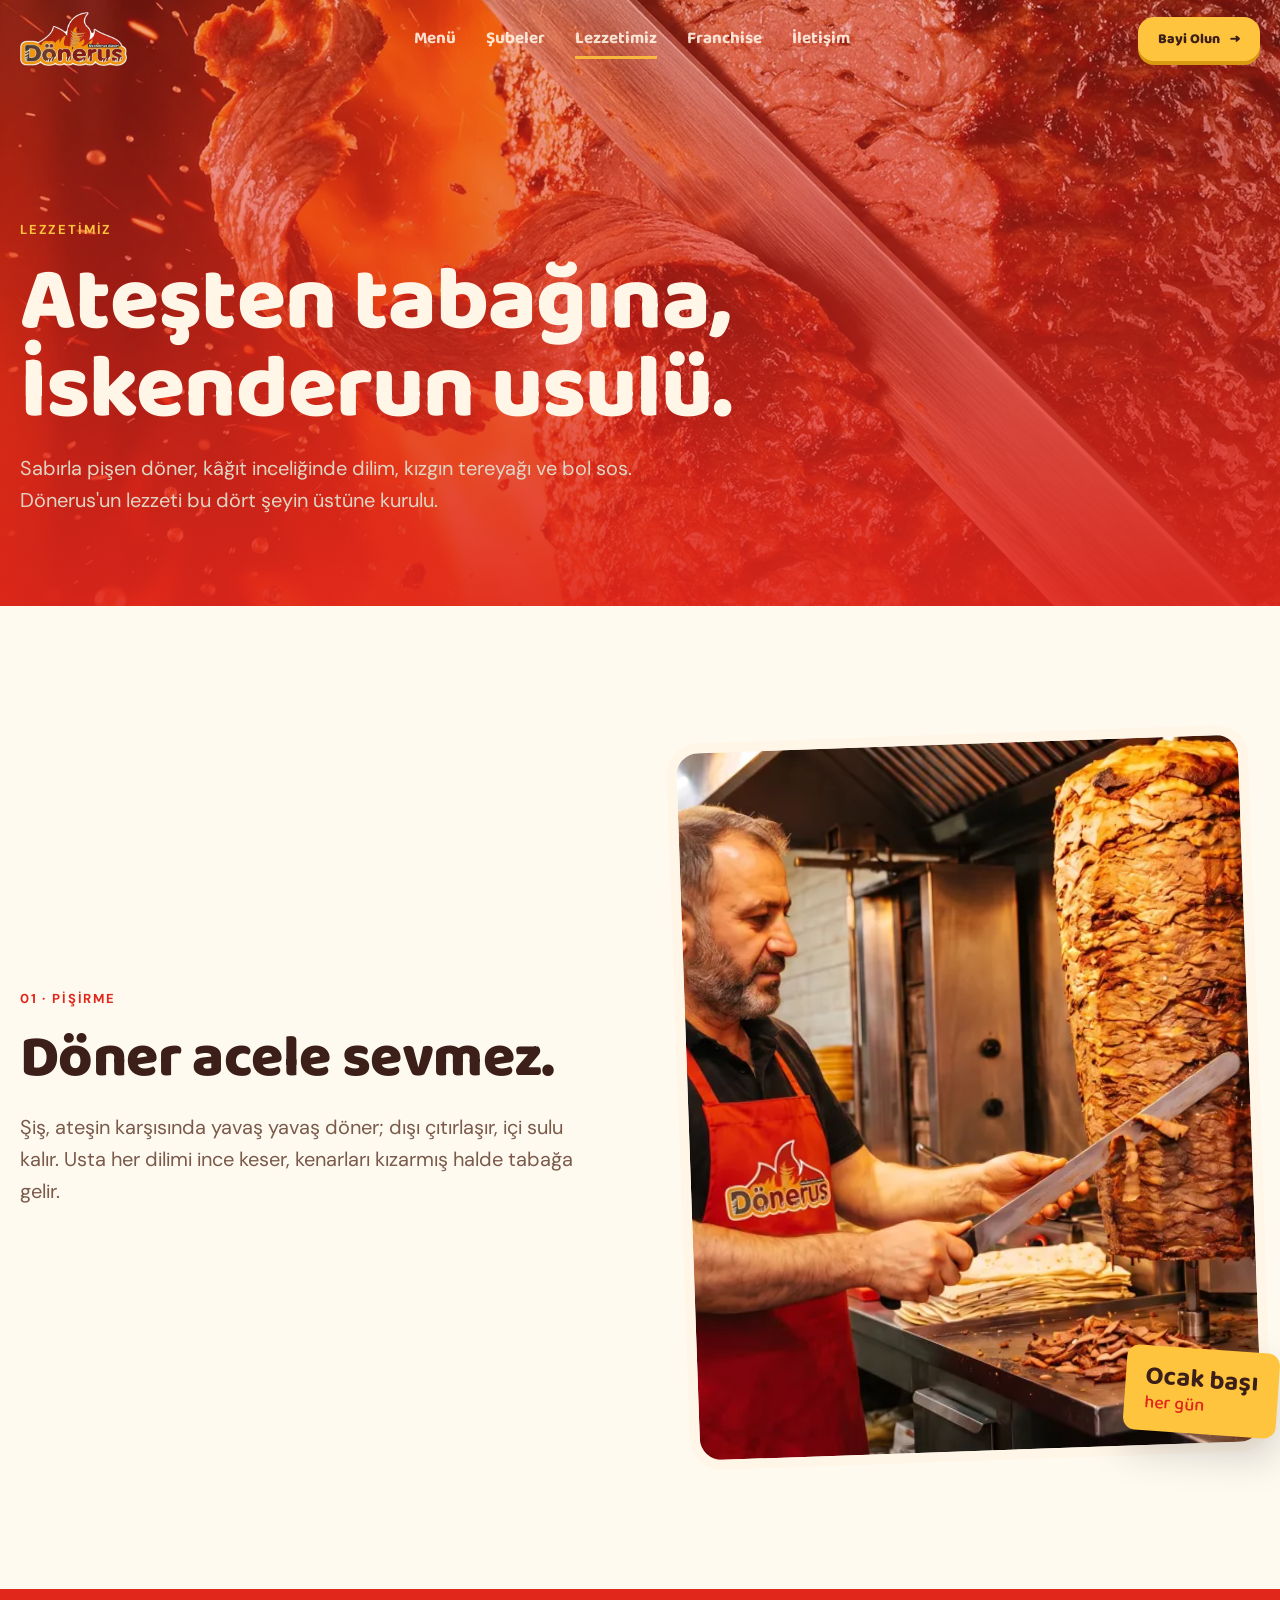
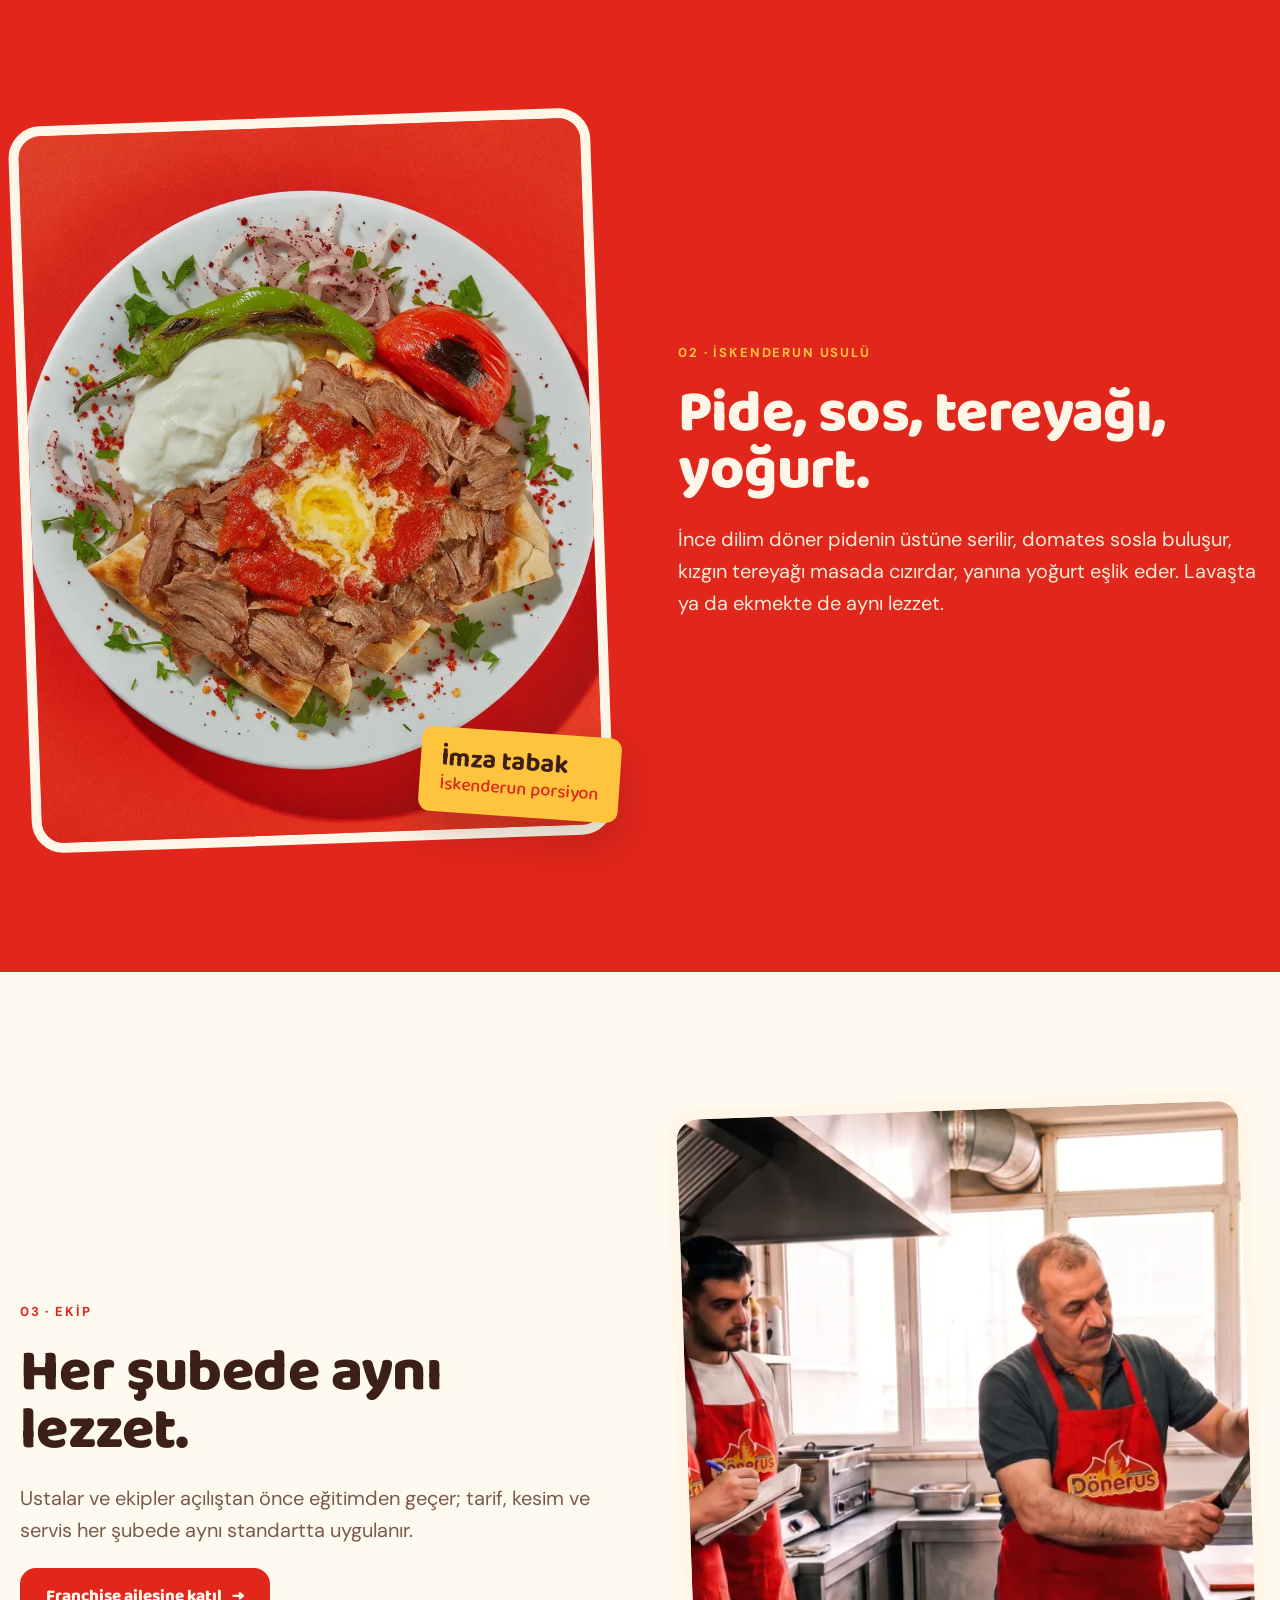
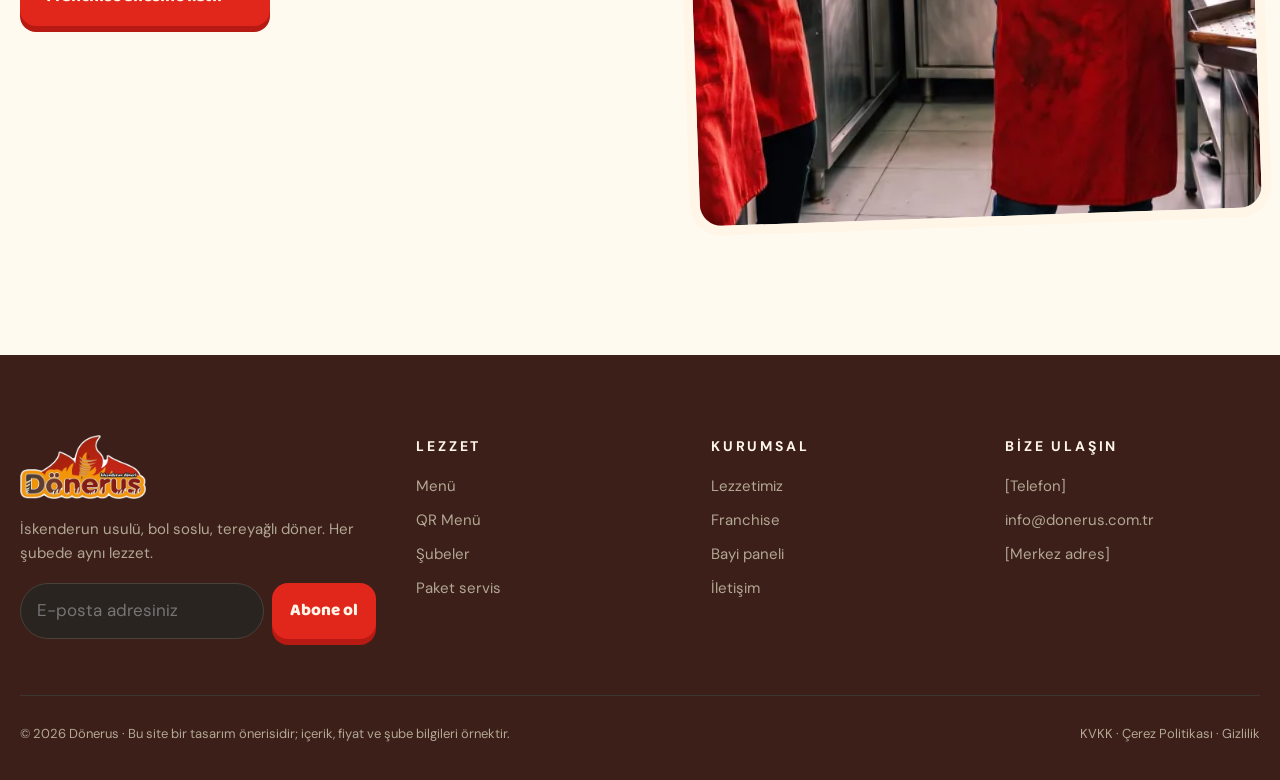
<file: hikayemiz.html>
<!doctype html><html lang="tr"><head><meta charset="utf-8">
<meta name="viewport" content="width=device-width, initial-scale=1">
<link rel="icon" href="favicon.svg"><link rel="apple-touch-icon" href="apple-touch-icon.png">
<meta property="og:type" content="website"><meta property="og:site_name" content="Dönerus">
<meta property="og:title" content="Lezzetimiz · Dönerus"><meta property="og:description" content="İskenderun usulü, bol soslu, tereyağlı döner.">
<meta property="og:image" content="https://servetskr.github.io/donerus/assets/img/og.jpg"><meta name="twitter:card" content="summary_large_image">
<meta name="theme-color" content="#E1261C">
<link rel="preconnect" href="https://fonts.googleapis.com"><link rel="preconnect" href="https://fonts.gstatic.com" crossorigin>
<link href="https://fonts.googleapis.com/css2?family=Baloo+2:wght@600;700;800&family=Caveat:wght@700&family=DM+Sans:wght@400;500;700&display=swap" rel="stylesheet">
<link rel="stylesheet" href="assets/css/site.css?v=19">
<title>Lezzetimiz · Dönerus</title></head>
<body data-sayfa="hikaye">
<header id="ust"></header>
<main>
<section class="sayfa-basi gorselli"><img src="assets/img/ates-genis.webp" alt=""><div class="kap"><span class="ust-yazi">Lezzetimiz</span><h1 class="gor">Ateşten tabağına,<br>İskenderun usulü.</h1><p class="giris gor g2">Sabırla pişen döner, kâğıt inceliğinde dilim, kızgın tereyağı ve bol sos. Dönerus'un lezzeti bu dört şeyin üstüne kurulu.</p></div></section>
<section class="bolum"><div class="kap hikaye">
  <div class="hikaye-metin gor"><span class="ust-yazi">01 · Pişirme</span><h2>Döner acele sevmez.</h2><p class="giris">Şiş, ateşin karşısında yavaş yavaş döner; dışı çıtırlaşır, içi sulu kalır. Usta her dilimi ince keser, kenarları kızarmış halde tabağa gelir.</p></div>
  <div class="hikaye-gorsel gor g2"><img src="assets/img/usta-orta.webp" alt="Dönerus ustası döner kesiyor" loading="lazy"><div class="etiket">Ocak başı<small>her gün</small></div></div>
</div></section>
<section class="bolum j-kirmizi"><div class="kap hikaye">
  <div class="hikaye-gorsel gor"><img src="assets/img/iskender-orta.webp" alt="İskenderun porsiyon" loading="lazy"><div class="etiket">İmza tabak<small>İskenderun porsiyon</small></div></div>
  <div class="hikaye-metin gor g2"><span class="ust-yazi" style="color:var(--hardal)">02 · İskenderun usulü</span><h2>Pide, sos, tereyağı, yoğurt.</h2><p class="giris">İnce dilim döner pidenin üstüne serilir, domates sosla buluşur, kızgın tereyağı masada cızırdar, yanına yoğurt eşlik eder. Lavaşta ya da ekmekte de aynı lezzet.</p></div>
</div></section>
<section class="bolum"><div class="kap hikaye">
  <div class="hikaye-metin gor"><span class="ust-yazi">03 · Ekip</span><h2>Her şubede aynı lezzet.</h2><p class="giris">Ustalar ve ekipler açılıştan önce eğitimden geçer; tarif, kesim ve servis her şubede aynı standartta uygulanır.</p><a class="btn btn-koz" href="franchise.html" style="align-self:flex-start">Franchise ailesine katıl <span class="ok">→</span></a></div>
  <div class="hikaye-gorsel gor g2"><img src="assets/img/akademi-orta.webp" alt="Ekip eğitimi" loading="lazy"></div>
</div></section>
</main>
<footer id="alt"></footer>
<script src="assets/js/site.js?v=15"></script></body></html>
</file>
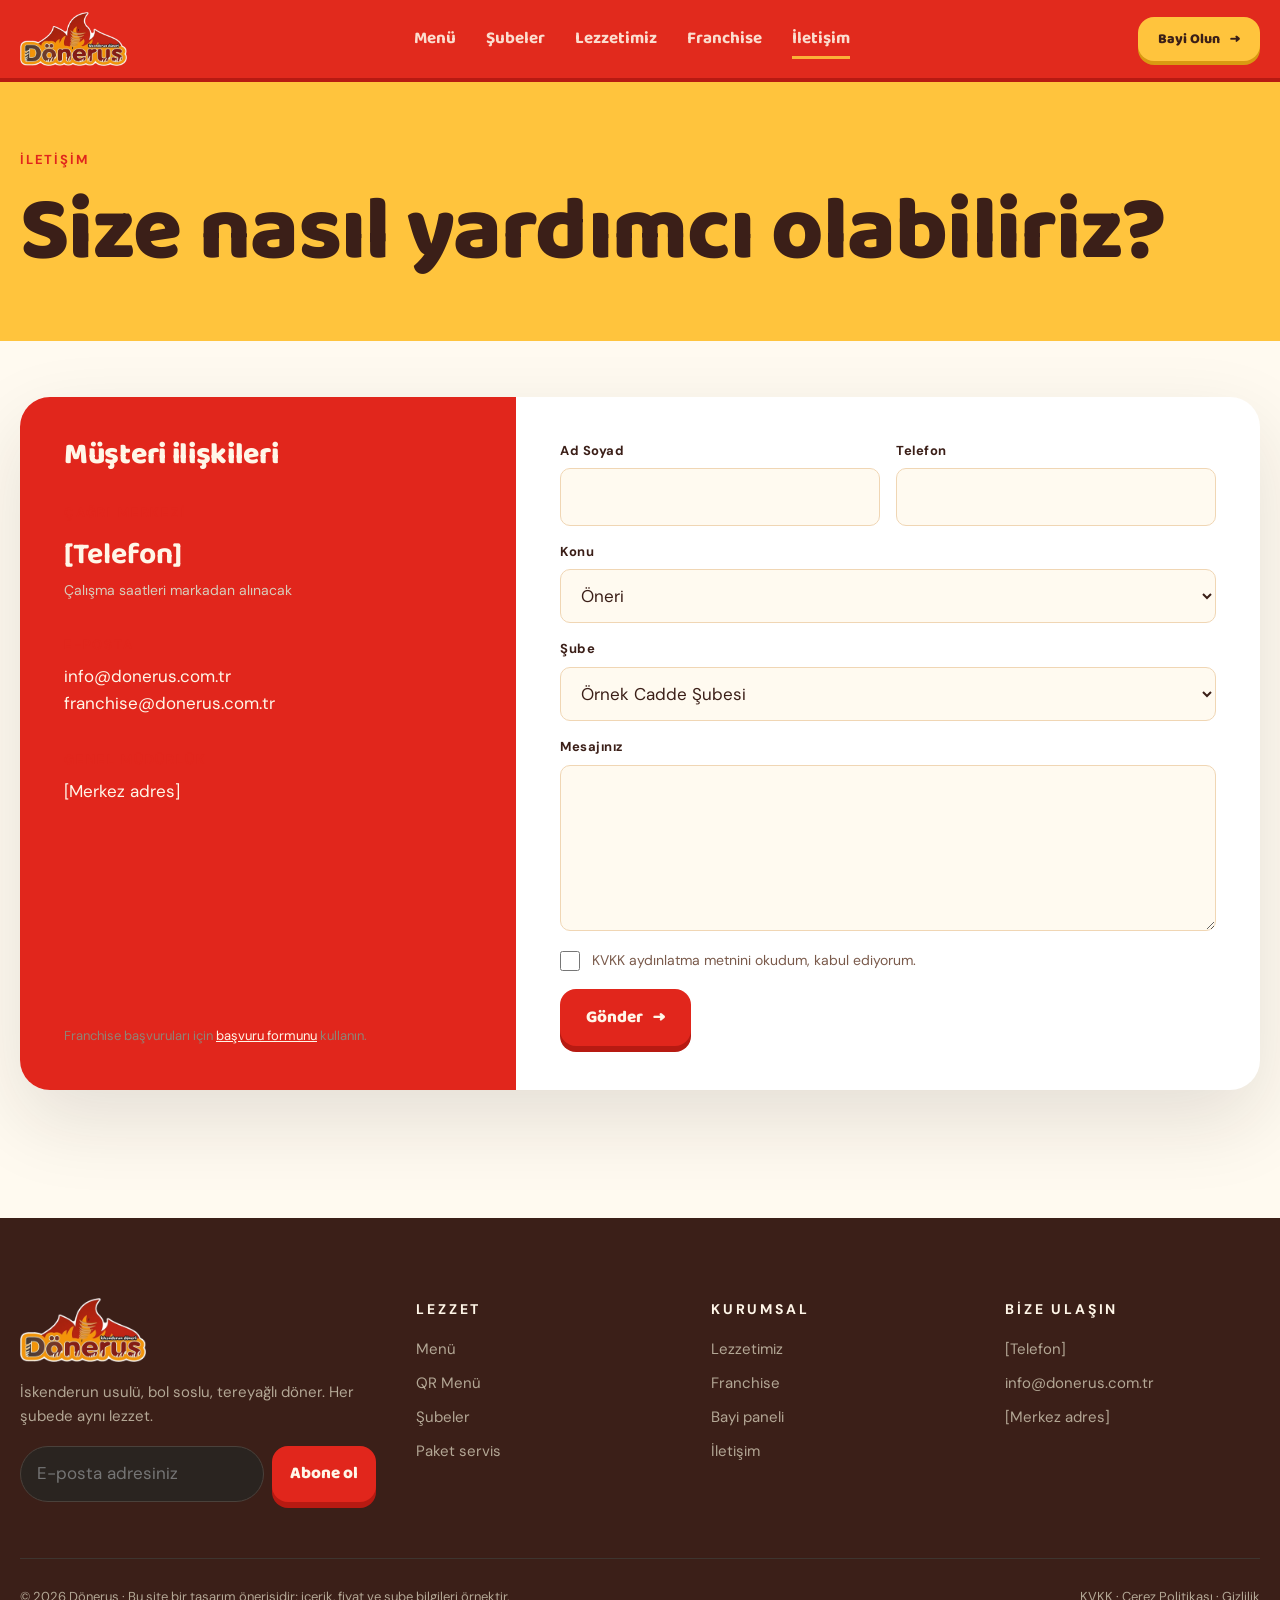
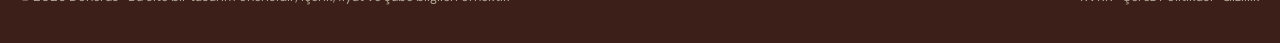
<file: iletisim.html>
<!doctype html><html lang="tr"><head><meta charset="utf-8">
<meta name="viewport" content="width=device-width, initial-scale=1">
<link rel="icon" href="favicon.svg"><link rel="apple-touch-icon" href="apple-touch-icon.png">
<meta property="og:type" content="website"><meta property="og:site_name" content="Dönerus">
<meta property="og:title" content="İletişim · Dönerus"><meta property="og:description" content="İskenderun usulü, bol soslu, tereyağlı döner. Menü, şubeler ve franchise başvurusu.">
<meta property="og:image" content="https://servetskr.github.io/donerus/assets/img/og.jpg"><meta property="og:image:width" content="1200"><meta property="og:image:height" content="630">
<meta name="twitter:card" content="summary_large_image">
<link rel="preconnect" href="https://fonts.googleapis.com"><link rel="preconnect" href="https://fonts.gstatic.com" crossorigin>
<link href="https://fonts.googleapis.com/css2?family=Baloo+2:wght@600;700;800&family=Caveat:wght@700&family=DM+Sans:wght@400;500;700&display=swap" rel="stylesheet">
<link rel="stylesheet" href="assets/css/site.css?v=19">
<title>İletişim · Dönerus</title></head>
<body data-sayfa="iletisim" data-ust="acik">
<header id="ust"></header>
<main>
<section class="sayfa-basi"><div class="kap"><span class="ust-yazi">İletişim</span><h1 class="gor">Size nasıl yardımcı olabiliriz?</h1></div></section>
<section class="bolum" style="padding-top:56px"><div class="kap form-kutu gor">
  <div class="form-yan"><h3>Müşteri ilişkileri</h3>
    <div><span class="ust-yazi">Çağrı merkezi</span><p style="color:var(--krem);font-family:var(--serif);font-size:30px;font-weight:700;margin-top:6px">[Telefon]</p><p style="font-size:14px">Çalışma saatleri markadan alınacak</p></div>
    <div><span class="ust-yazi">E-posta</span><p style="color:var(--krem);margin-top:6px">info@donerus.com.tr<br>franchise@donerus.com.tr</p></div>
    <div><span class="ust-yazi">Genel müdürlük</span><p style="color:var(--krem);margin-top:6px">[Merkez adres]</p></div>
    <p class="alt-not">Franchise başvuruları için <a href="franchise.html#basvuru" style="color:var(--krem);text-decoration:underline">başvuru formunu</a> kullanın.</p></div>
  <form class="form-govde" id="iletisim-formu" style="display:flex;flex-direction:column;gap:18px">
    <div class="alanlar"><div class="alan"><label for="i-ad">Ad Soyad</label><input id="i-ad" required></div><div class="alan"><label for="i-tel">Telefon</label><input id="i-tel" type="tel" required></div>
    <div class="alan tam"><label for="i-konu">Konu</label><select id="i-konu"><option>Öneri</option><option>Şikâyet</option><option>Paket servis</option><option>Kurumsal sipariş</option><option>Diğer</option></select></div>
    <div class="alan tam"><label for="i-sube">Şube</label><select id="i-sube"><option>Örnek Cadde Şubesi</option><option>Örnek Çarşı Şubesi</option><option>Örnek AVM Şubesi</option><option>Örnek Mahalle Şubesi</option></select></div>
    <div class="alan tam"><label for="i-mesaj">Mesajınız</label><textarea id="i-mesaj" rows="5" required></textarea></div></div>
    <label class="onay"><input type="checkbox" required> KVKK aydınlatma metnini okudum, kabul ediyorum.</label>
    <button class="btn btn-koz" style="align-self:flex-start">Gönder <span class="ok">→</span></button>
  </form>
</div></section>
</main>
<footer id="alt"></footer>
<script src="assets/js/site.js?v=15"></script></body></html>
</file>
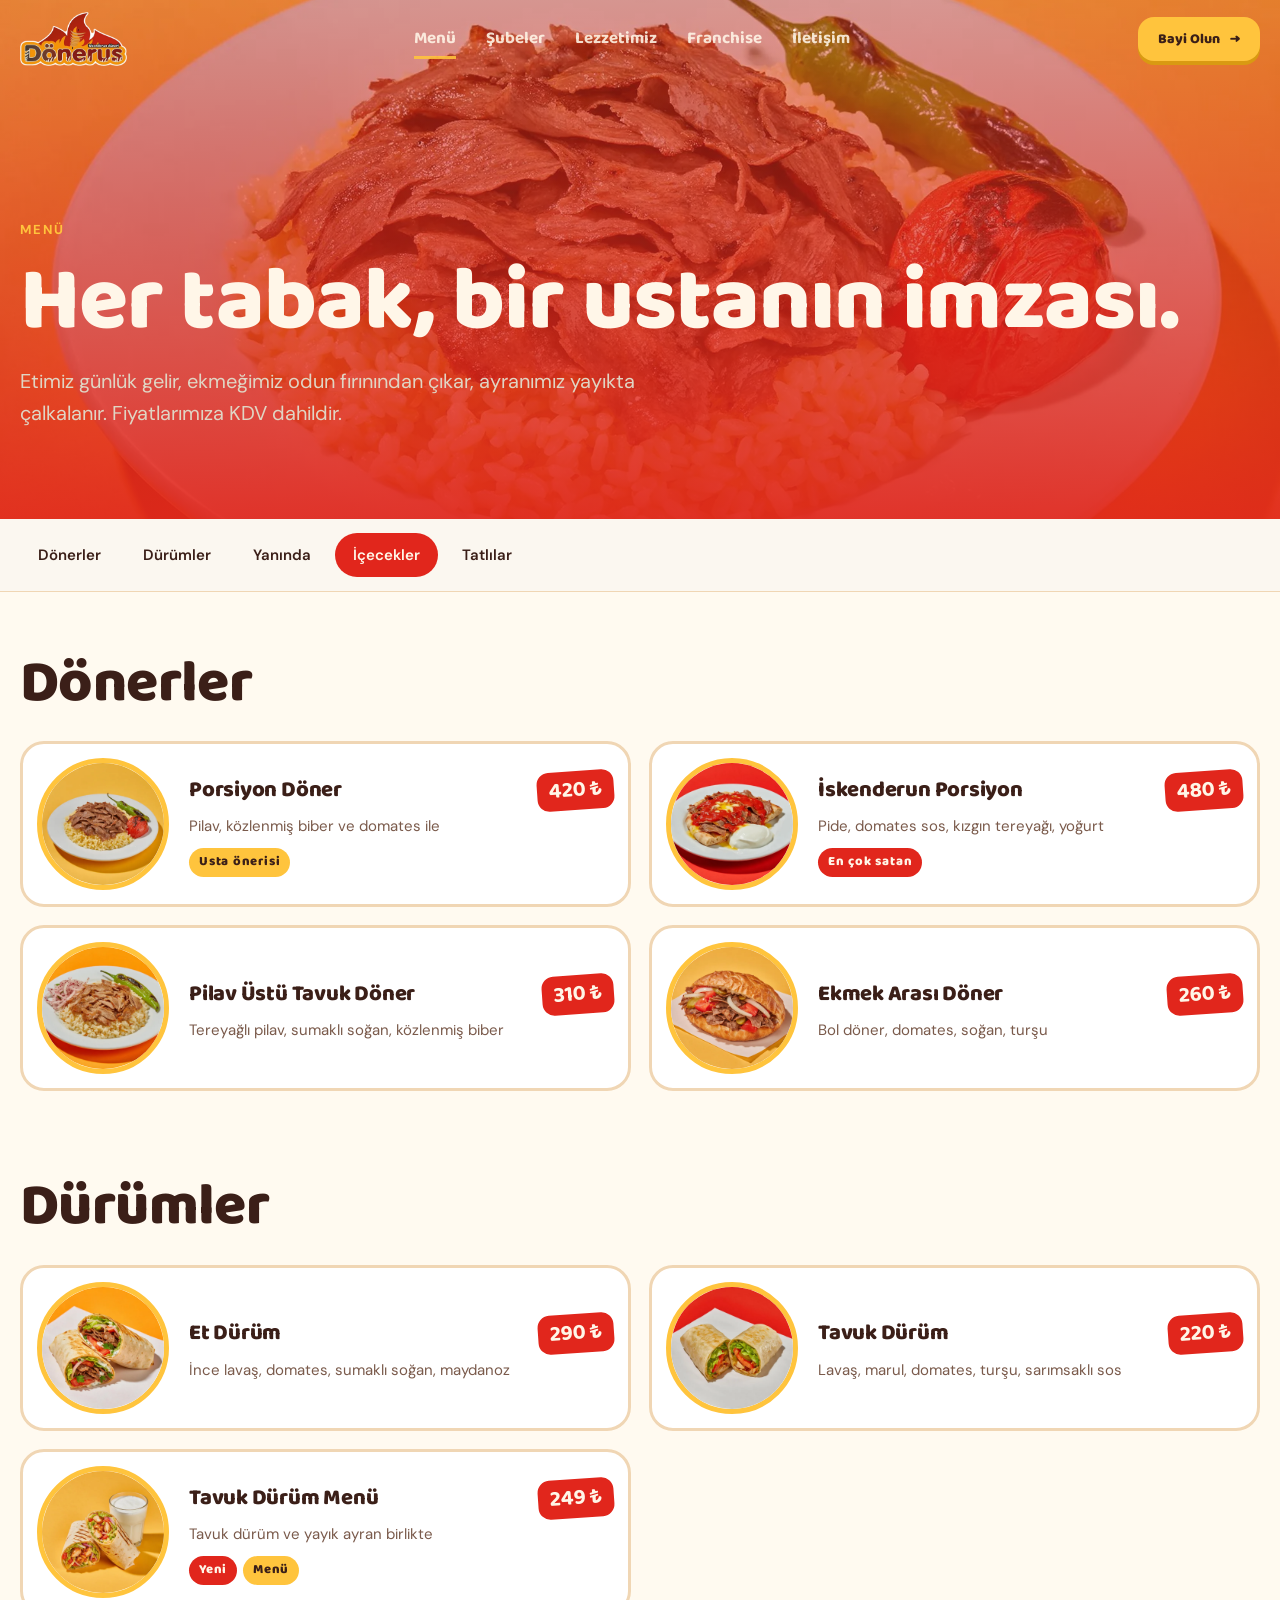
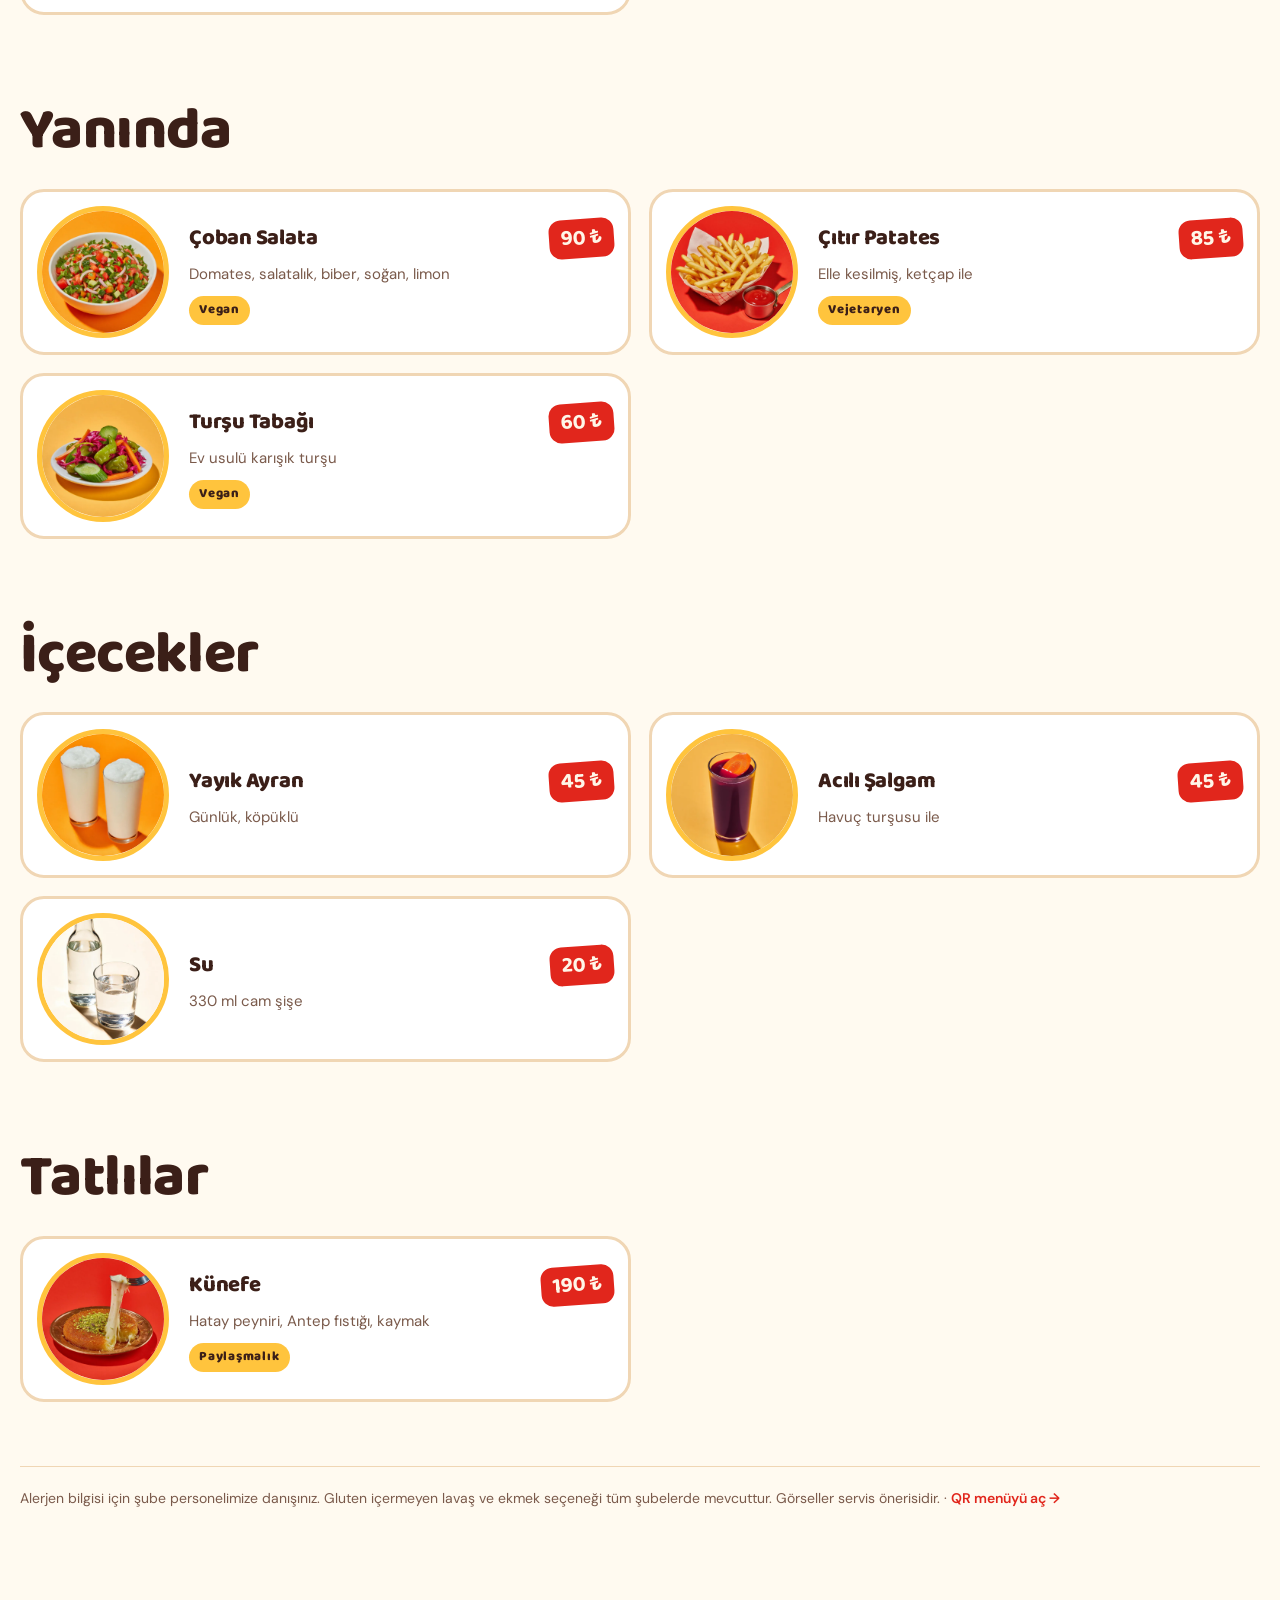
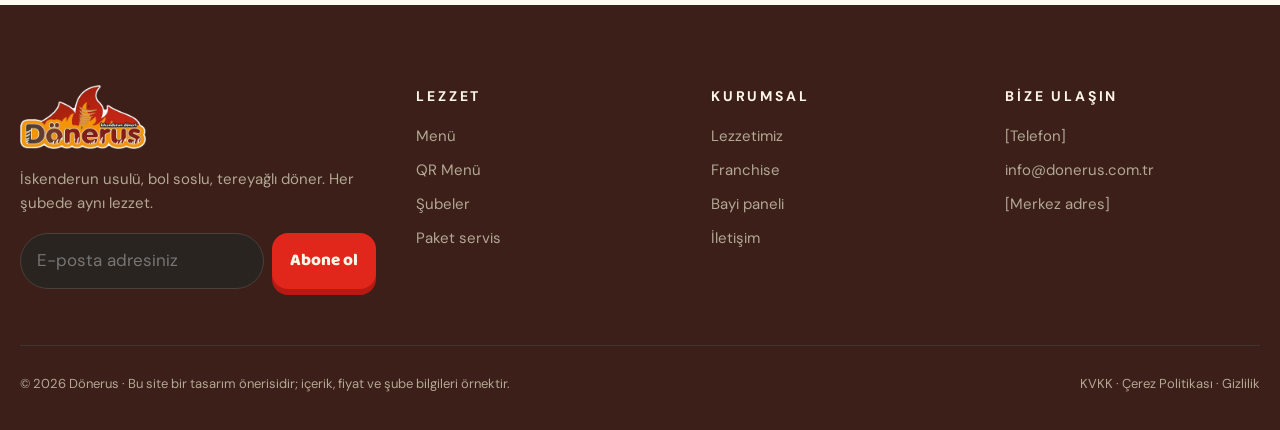
<file: menu.html>
<!doctype html><html lang="tr"><head><meta charset="utf-8">
<meta name="viewport" content="width=device-width, initial-scale=1">
<link rel="icon" href="favicon.svg"><link rel="apple-touch-icon" href="apple-touch-icon.png">
<meta property="og:type" content="website"><meta property="og:site_name" content="Dönerus">
<meta property="og:title" content="Menü · Dönerus"><meta property="og:description" content="İskenderun usulü, bol soslu, tereyağlı döner. Menü, şubeler ve franchise başvurusu.">
<meta property="og:image" content="https://servetskr.github.io/donerus/assets/img/og.jpg"><meta property="og:image:width" content="1200"><meta property="og:image:height" content="630">
<meta name="twitter:card" content="summary_large_image">
<link rel="preconnect" href="https://fonts.googleapis.com"><link rel="preconnect" href="https://fonts.gstatic.com" crossorigin>
<link href="https://fonts.googleapis.com/css2?family=Baloo+2:wght@600;700;800&family=Caveat:wght@700&family=DM+Sans:wght@400;500;700&display=swap" rel="stylesheet">
<link rel="stylesheet" href="assets/css/site.css?v=19">
<title>Menü · Dönerus</title></head>
<body data-sayfa="menu">
<header id="ust"></header>
<main>
<section class="sayfa-basi gorselli"><img src="assets/img/porsiyon-genis.webp" alt=""><div class="kap"><span class="ust-yazi" style="color:#FFC43D">Menü</span><h1 class="gor">Her tabak, bir ustanın imzası.</h1><p class="giris gor g2">Etimiz günlük gelir, ekmeğimiz odun fırınından çıkar, ayranımız yayıkta çalkalanır. Fiyatlarımıza KDV dahildir.</p></div></section>
<nav class="menu-sekme" aria-label="Menü kategorileri"><div class="kap" id="menu-sekme"></div></nav>
<div class="kap" id="menu-icerik"></div>
<div class="kap"><p class="menu-not">Alerjen bilgisi için şube personelimize danışınız. Gluten içermeyen lavaş ve ekmek seçeneği tüm şubelerde mevcuttur. Görseller servis önerisidir. · <a href="qr.html" style="color:var(--koz);font-weight:600">QR menüyü aç →</a></p></div>
<div style="height:96px"></div>
</main>
<footer id="alt"></footer>
<script src="assets/js/site.js?v=15"></script></body></html>
</file>
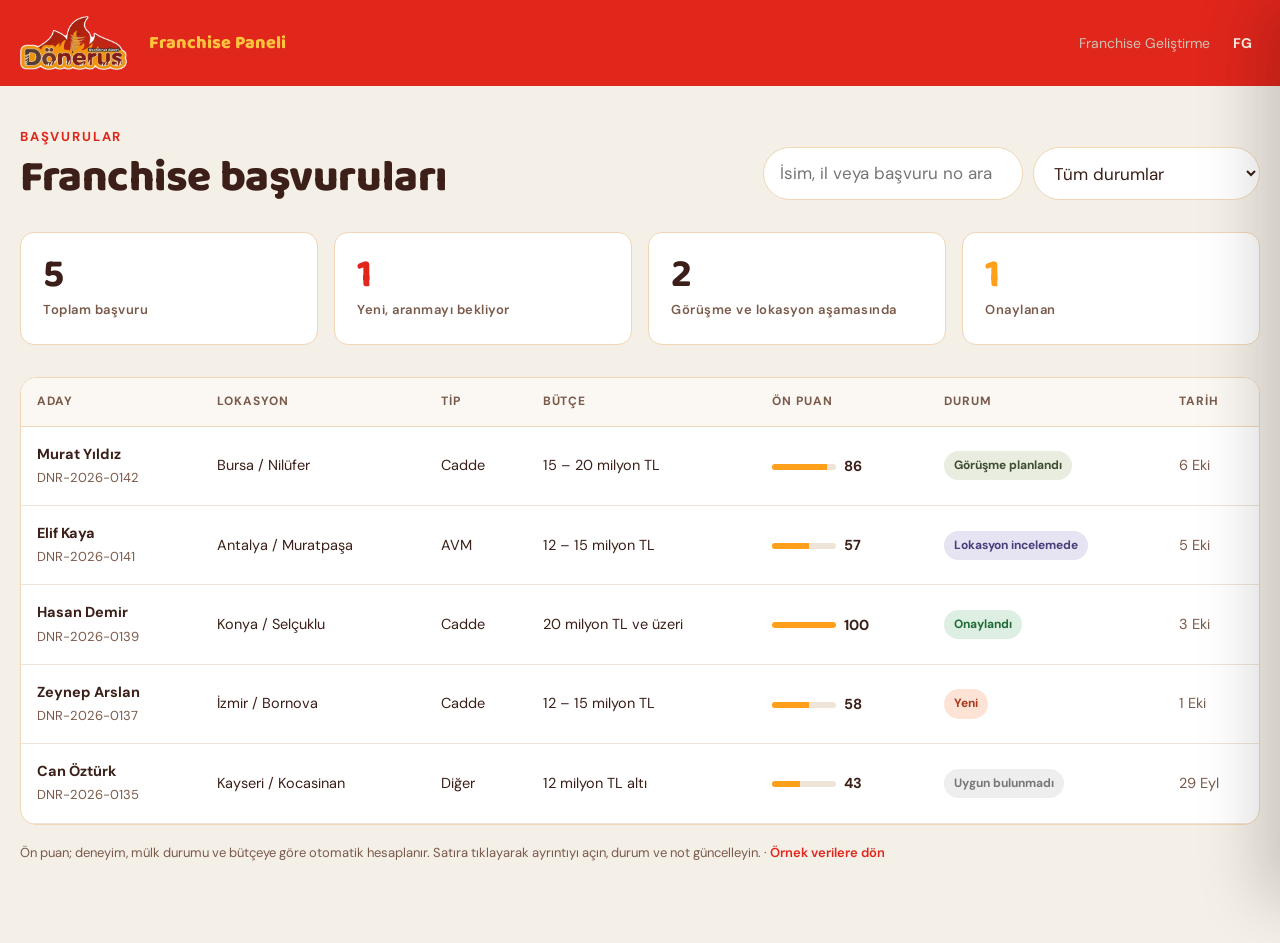
<file: panel.html>
<!doctype html><html lang="tr"><head><meta charset="utf-8">
<meta name="viewport" content="width=device-width, initial-scale=1">
<link rel="icon" href="favicon.svg"><link rel="apple-touch-icon" href="apple-touch-icon.png">
<meta property="og:type" content="website"><meta property="og:site_name" content="Dönerus">
<meta property="og:title" content="Franchise Başvuru Paneli · Dönerus"><meta property="og:description" content="İskenderun usulü, bol soslu, tereyağlı döner. Menü, şubeler ve franchise başvurusu.">
<meta property="og:image" content="https://servetskr.github.io/donerus/assets/img/og.jpg"><meta property="og:image:width" content="1200"><meta property="og:image:height" content="630">
<meta name="twitter:card" content="summary_large_image">
<link rel="preconnect" href="https://fonts.googleapis.com"><link rel="preconnect" href="https://fonts.gstatic.com" crossorigin>
<link href="https://fonts.googleapis.com/css2?family=Baloo+2:wght@600;700;800&family=Caveat:wght@700&family=DM+Sans:wght@400;500;700&display=swap" rel="stylesheet">
<link rel="stylesheet" href="assets/css/site.css?v=19">
<meta name="robots" content="noindex">
<title>Franchise Başvuru Paneli · Dönerus</title></head>
<body data-sayfa="panel" class="panel-govde">
<div class="panel-ust"><div class="kap"><a class="logo" href="index.html"><img src="assets/logo/donerus.png" alt="Dönerus" style="height:44px;width:auto"><span style="font-family:var(--serif);font-weight:800;font-size:18px;color:var(--hardal);margin-left:10px;display:inline!important">Franchise Paneli</span></a>
<div style="display:flex;align-items:center;gap:14px;font-size:14px"><span style="color:#cfc3b2">Franchise Geliştirme</span><span style="width:36px;height:36px;border-radius:50%;background:var(--koz);display:grid;place-items:center;font-weight:700">FG</span></div></div></div>
<main class="kap" style="padding:36px 0 80px">
  <div style="display:flex;justify-content:space-between;align-items:end;gap:20px;flex-wrap:wrap"><div><span class="ust-yazi">Başvurular</span><h1 style="font-size:44px;margin-top:8px">Franchise başvuruları</h1></div>
  <div style="display:flex;gap:10px;flex-wrap:wrap"><input id="panel-ara" placeholder="İsim, il veya başvuru no ara" style="padding:12px 16px;border-radius:999px;border:1.5px solid var(--cizgi);background:#fff;min-width:260px">
  <select id="panel-durum" style="padding:12px 16px;border-radius:999px;border:1.5px solid var(--cizgi);background:#fff"><option value="">Tüm durumlar</option><option>Yeni</option><option>Görüşme planlandı</option><option>Lokasyon incelemede</option><option>Onaylandı</option><option>Uygun bulunmadı</option></select></div></div>
  <div class="panel-ozet"><div><b id="o-toplam">0</b><span>Toplam başvuru</span></div><div><b id="o-yeni" style="color:var(--koz)">0</b><span>Yeni, aranmayı bekliyor</span></div><div><b id="o-gorusme">0</b><span>Görüşme ve lokasyon aşamasında</span></div><div><b id="o-onay" style="color:var(--zeytin)">0</b><span>Onaylanan</span></div></div>
  <div class="tablo-kutu"><table class="tablo"><thead><tr><th>Aday</th><th>Lokasyon</th><th>Tip</th><th>Bütçe</th><th>Ön puan</th><th>Durum</th><th>Tarih</th></tr></thead><tbody id="panel-satirlar"></tbody></table></div>
  <p style="margin-top:18px;font-size:13px;color:var(--metin-2)">Ön puan; deneyim, mülk durumu ve bütçeye göre otomatik hesaplanır. Satıra tıklayarak ayrıntıyı açın, durum ve not güncelleyin. · <button id="panel-sifirla" style="background:none;border:0;color:var(--koz);font-weight:600;cursor:pointer">Örnek verilere dön</button></p>
</main>
<div class="perde" id="perde"></div><aside class="cekmece" id="cekmece" aria-label="Başvuru ayrıntısı"></aside>
<script src="assets/js/site.js?v=15"></script></body></html>
</file>
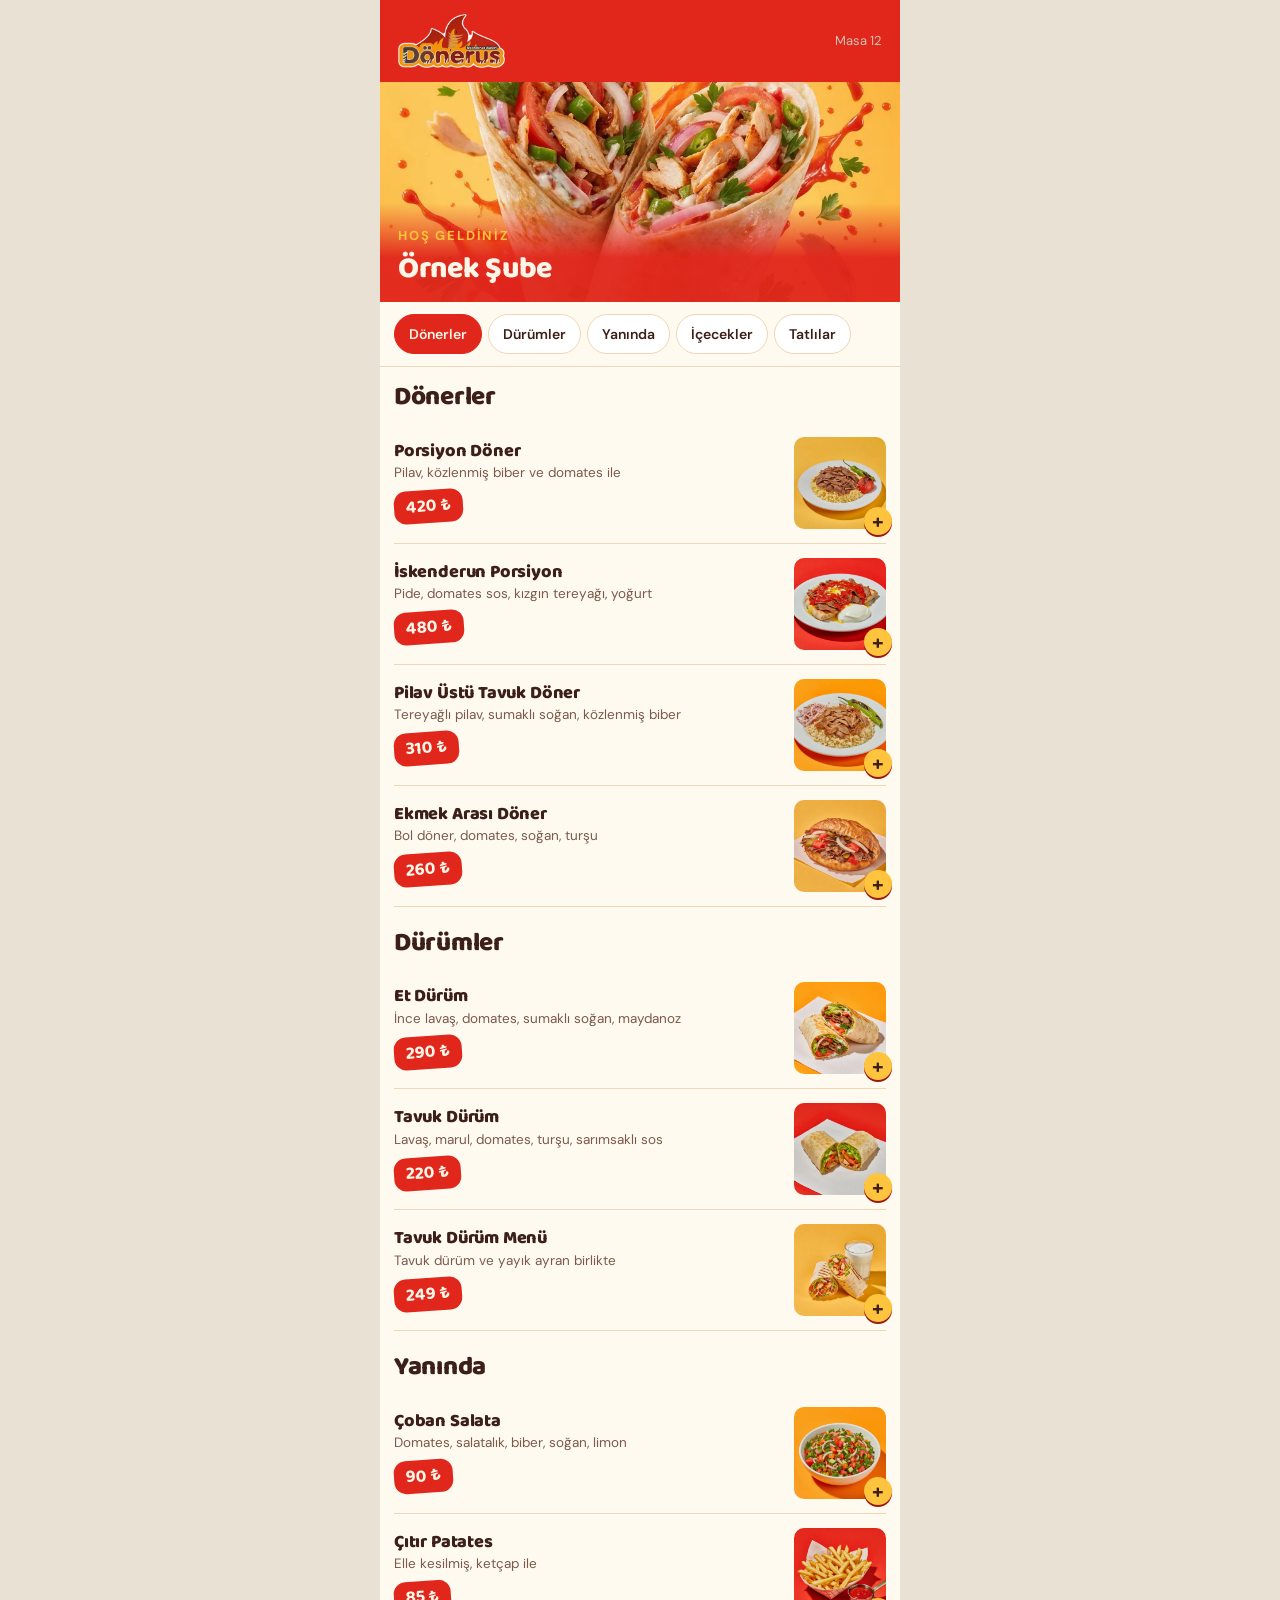
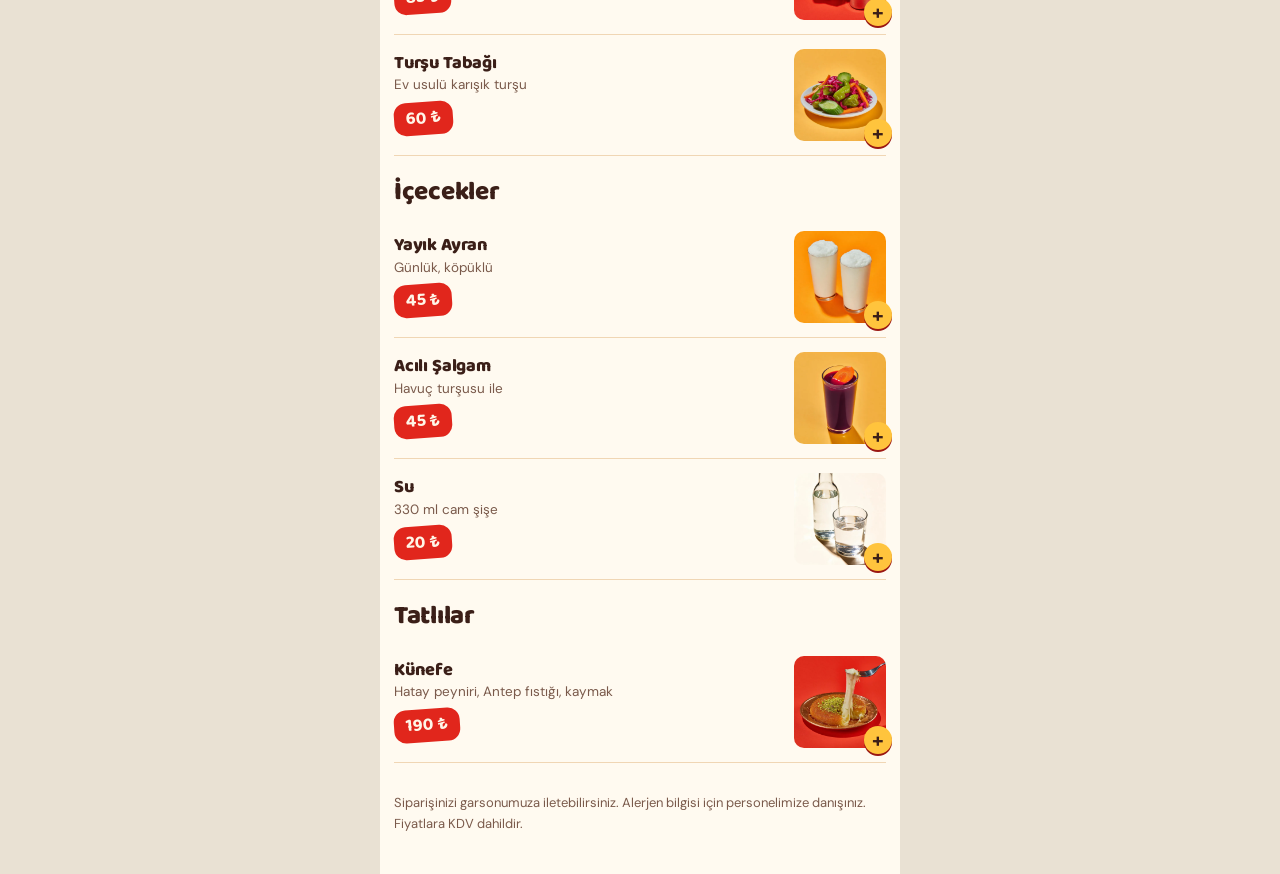
<file: qr.html>
<!doctype html><html lang="tr"><head><meta charset="utf-8">
<meta name="viewport" content="width=device-width, initial-scale=1">
<link rel="icon" href="favicon.svg"><link rel="apple-touch-icon" href="apple-touch-icon.png">
<meta property="og:type" content="website"><meta property="og:site_name" content="Dönerus">
<meta property="og:title" content="QR Menü · Dönerus"><meta property="og:description" content="İskenderun usulü, bol soslu, tereyağlı döner. Menü, şubeler ve franchise başvurusu.">
<meta property="og:image" content="https://servetskr.github.io/donerus/assets/img/og.jpg"><meta property="og:image:width" content="1200"><meta property="og:image:height" content="630">
<meta name="twitter:card" content="summary_large_image">
<link rel="preconnect" href="https://fonts.googleapis.com"><link rel="preconnect" href="https://fonts.gstatic.com" crossorigin>
<link href="https://fonts.googleapis.com/css2?family=Baloo+2:wght@600;700;800&family=Caveat:wght@700&family=DM+Sans:wght@400;500;700&display=swap" rel="stylesheet">
<link rel="stylesheet" href="assets/css/site.css?v=19">
<meta name="theme-color" content="#E1261C">
<title>QR Menü · Dönerus</title></head>
<body data-sayfa="qr" style="background:#E9E1D3">
<div class="qr-govde">
  <div class="qr-ust"><a class="logo" href="index.html"><img src="assets/logo/donerus.png" alt="Dönerus" style="height:46px;width:auto"></a><span style="font-size:13px;color:#cfc3b2">Masa 12</span></div>
  <div class="qr-hero"><img src="assets/img/durum-ucan-orta.webp" alt=""><div><span class="ust-yazi" style="color:#FFC43D">Hoş geldiniz</span><h1 style="color:var(--krem);font-size:30px;margin-top:6px">Örnek Şube</h1></div></div>
  <nav class="qr-sekme" id="qr-sekme" aria-label="Kategoriler"></nav>
  <div id="qr-icerik"></div>
  <p style="padding:24px 14px 40px;font-size:13px;color:var(--metin-2)">Siparişinizi garsonumuza iletebilirsiniz. Alerjen bilgisi için personelimize danışınız. Fiyatlara KDV dahildir.</p>
</div>
<script src="assets/js/site.js?v=15"></script></body></html>
</file>
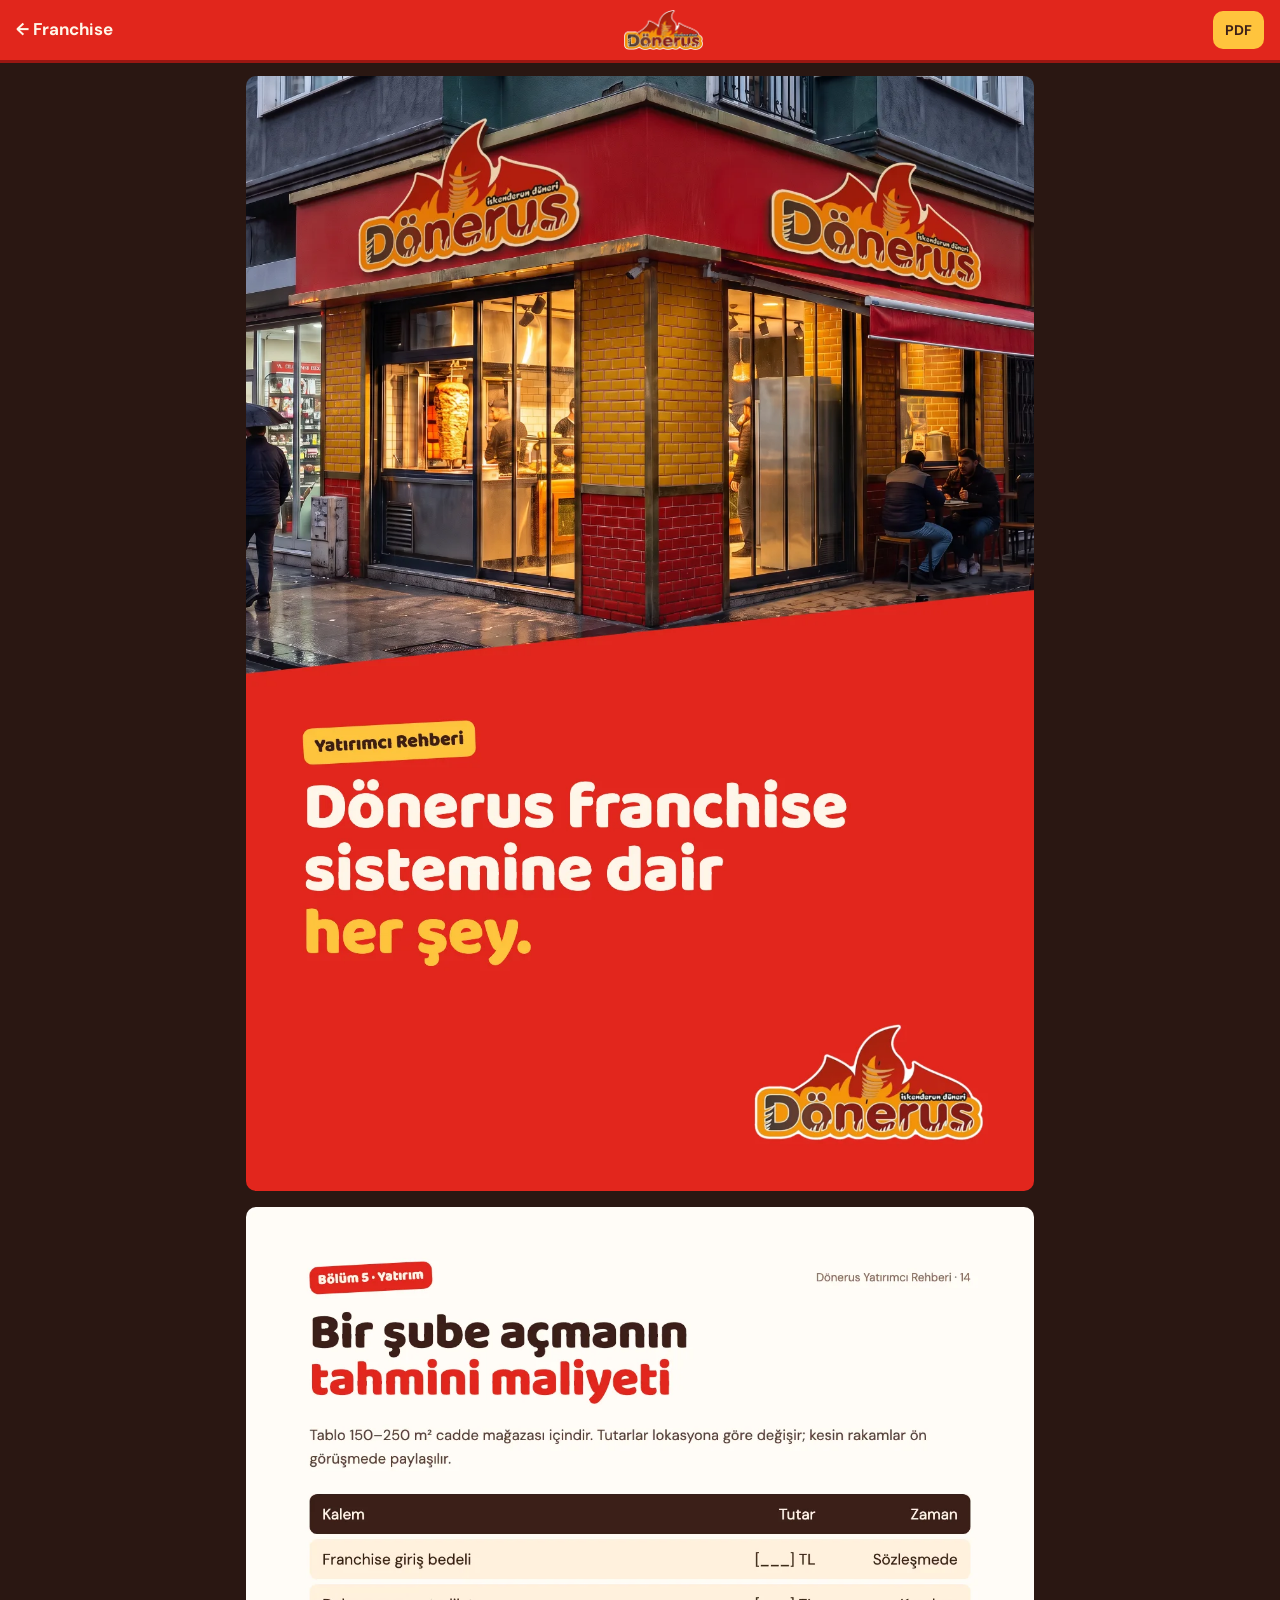
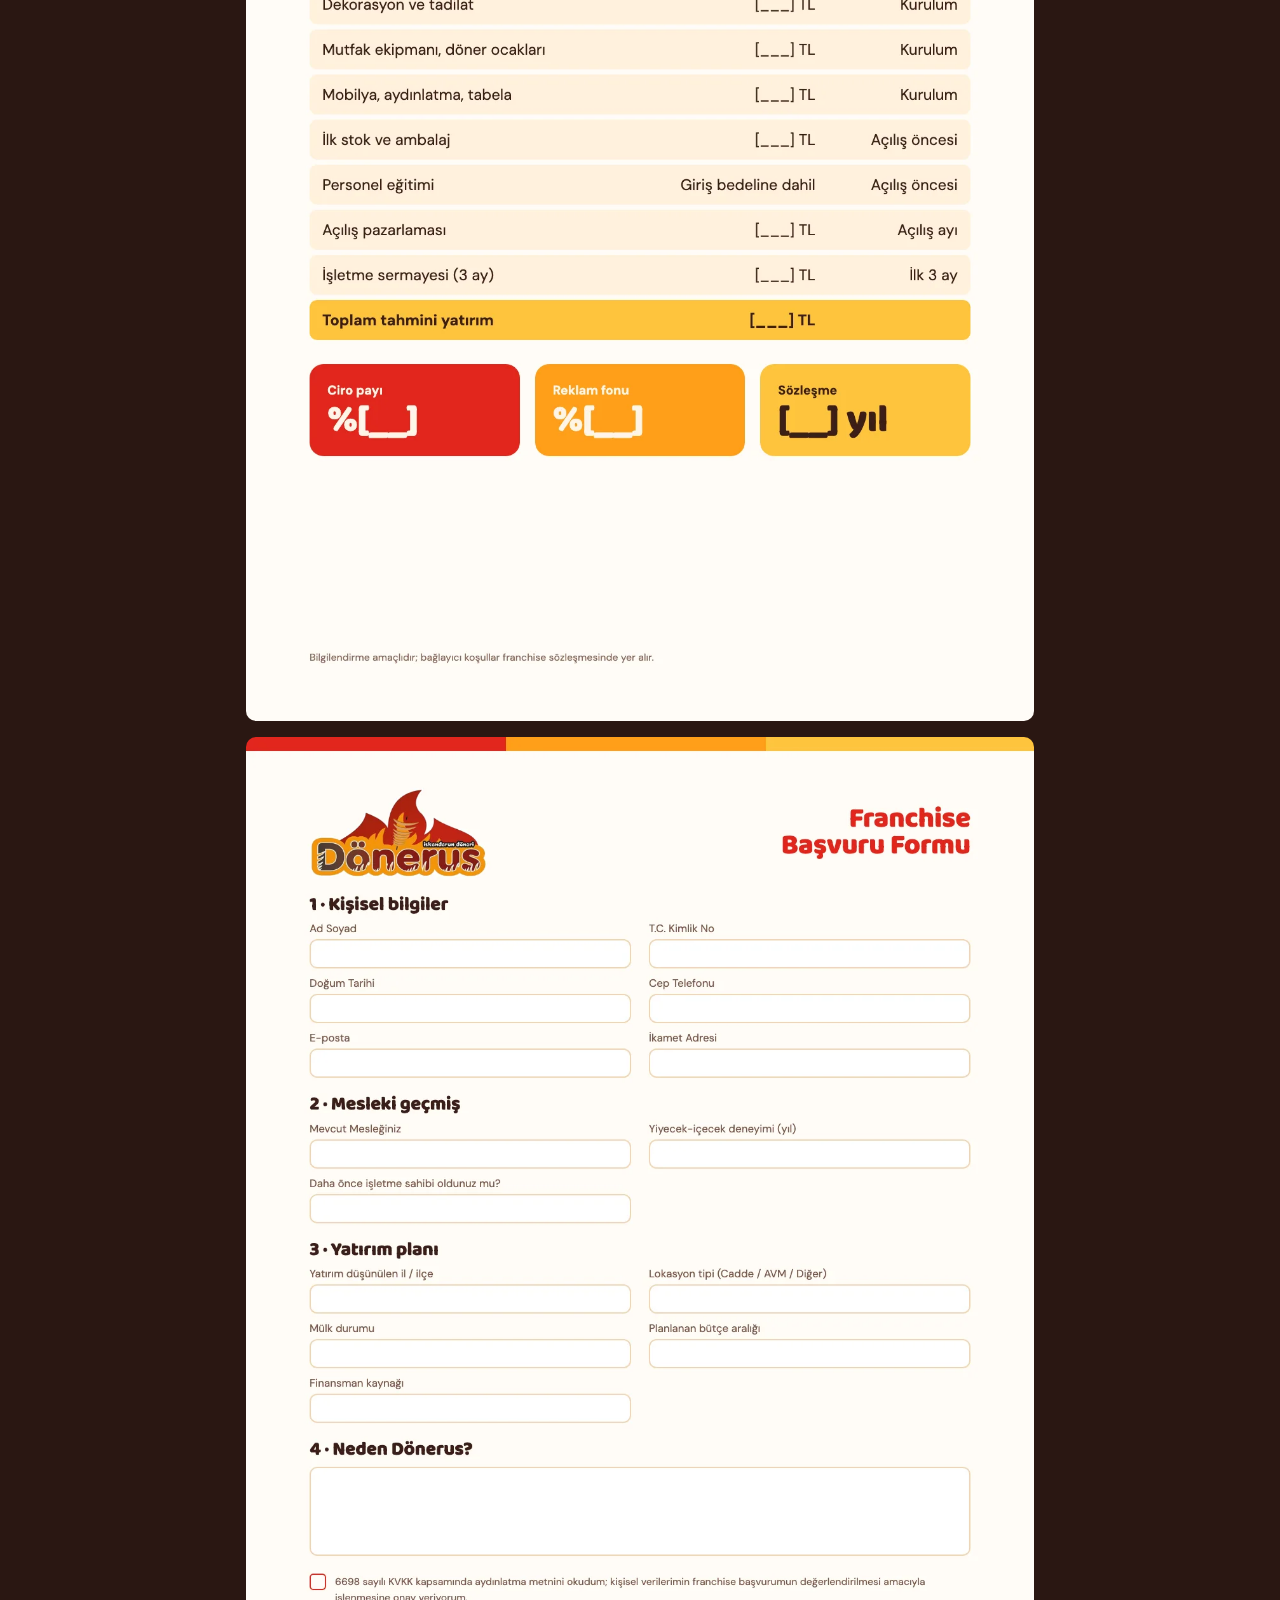
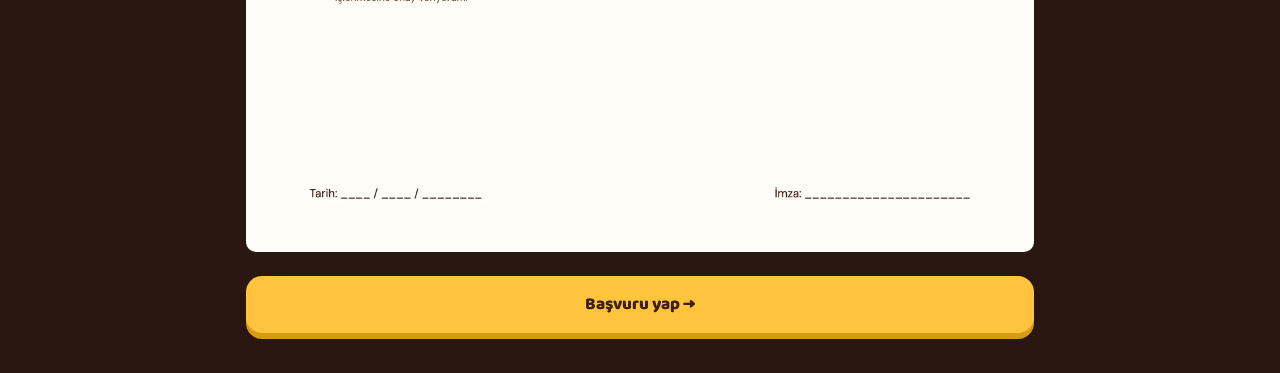
<file: rehber.html>
<!doctype html><html lang="tr"><head><meta charset="utf-8">
<meta name="viewport" content="width=device-width, initial-scale=1">
<link rel="icon" href="favicon.svg"><link rel="apple-touch-icon" href="apple-touch-icon.png">
<meta property="og:type" content="website"><meta property="og:site_name" content="Dönerus">
<meta property="og:title" content="Yatırımcı Rehberi · Dönerus"><meta property="og:description" content="İskenderun usulü, bol soslu, tereyağlı döner. Menü, şubeler ve franchise başvurusu.">
<meta property="og:image" content="https://servetskr.github.io/donerus/assets/img/og.jpg"><meta property="og:image:width" content="1200"><meta property="og:image:height" content="630">
<meta name="twitter:card" content="summary_large_image">
<link rel="preconnect" href="https://fonts.googleapis.com"><link rel="preconnect" href="https://fonts.gstatic.com" crossorigin>
<link href="https://fonts.googleapis.com/css2?family=Baloo+2:wght@600;700;800&family=Caveat:wght@700&family=DM+Sans:wght@400;500;700&display=swap" rel="stylesheet">
<link rel="stylesheet" href="assets/css/site.css?v=19">
<meta name="theme-color" content="#E1261C">
<title>Yatırımcı Rehberi · Dönerus</title></head>
<body data-sayfa="rehber" style="background:#2a1712">
<div style="position:sticky;top:0;z-index:5;background:#E1261C;display:flex;align-items:center;justify-content:space-between;gap:10px;padding:10px 16px;box-shadow:0 3px 0 #9A1712">
  <a href="franchise.html" style="color:#FFF6E8;font-weight:700;text-decoration:none">← Franchise</a>
  <img src="assets/logo/donerus.png" alt="Dönerus" style="height:40px;width:auto">
  <a href="assets/doc/donerus-yatirimci-rehberi.pdf" style="background:#FFC43D;color:#3B1F18;border-radius:10px;padding:8px 12px;font-weight:700;text-decoration:none;font-size:14px">PDF</a>
</div>
<main style="max-width:820px;margin:0 auto;padding:16px;display:flex;flex-direction:column;gap:16px">
  <img src="assets/img/rehber-1.webp" width="1240" height="1754" alt="Yatırımcı rehberi kapak" style="width:100%;height:auto;border-radius:10px">
  <img src="assets/img/rehber-2.webp" width="1240" height="1754" alt="Bir şube açmanın tahmini maliyeti" loading="lazy" style="width:100%;height:auto;border-radius:10px">
  <img src="assets/img/rehber-3.webp" width="1240" height="1754" alt="Franchise başvuru formu" loading="lazy" style="width:100%;height:auto;border-radius:10px">
  <a class="btn btn-hardal" href="franchise.html#basvuru" style="justify-content:center;margin:8px 0 24px">Başvuru yap →</a>
</main>
<script>/* Android uygulama içi tarayıcılar (WhatsApp, Instagram) PDF açamaz: belge görüntüleyiciye yönlendir */
(function(){if(!/Android/.test(navigator.userAgent)||!/; wv\)|WhatsApp|Instagram|FBAN|FBAV/.test(navigator.userAgent))return;
document.querySelectorAll('a[href$=".pdf"]').forEach(function(a){a.removeAttribute('download');a.href='https://docs.google.com/viewer?url='+encodeURIComponent(a.href);});})();</script>
</body></html>
</file>
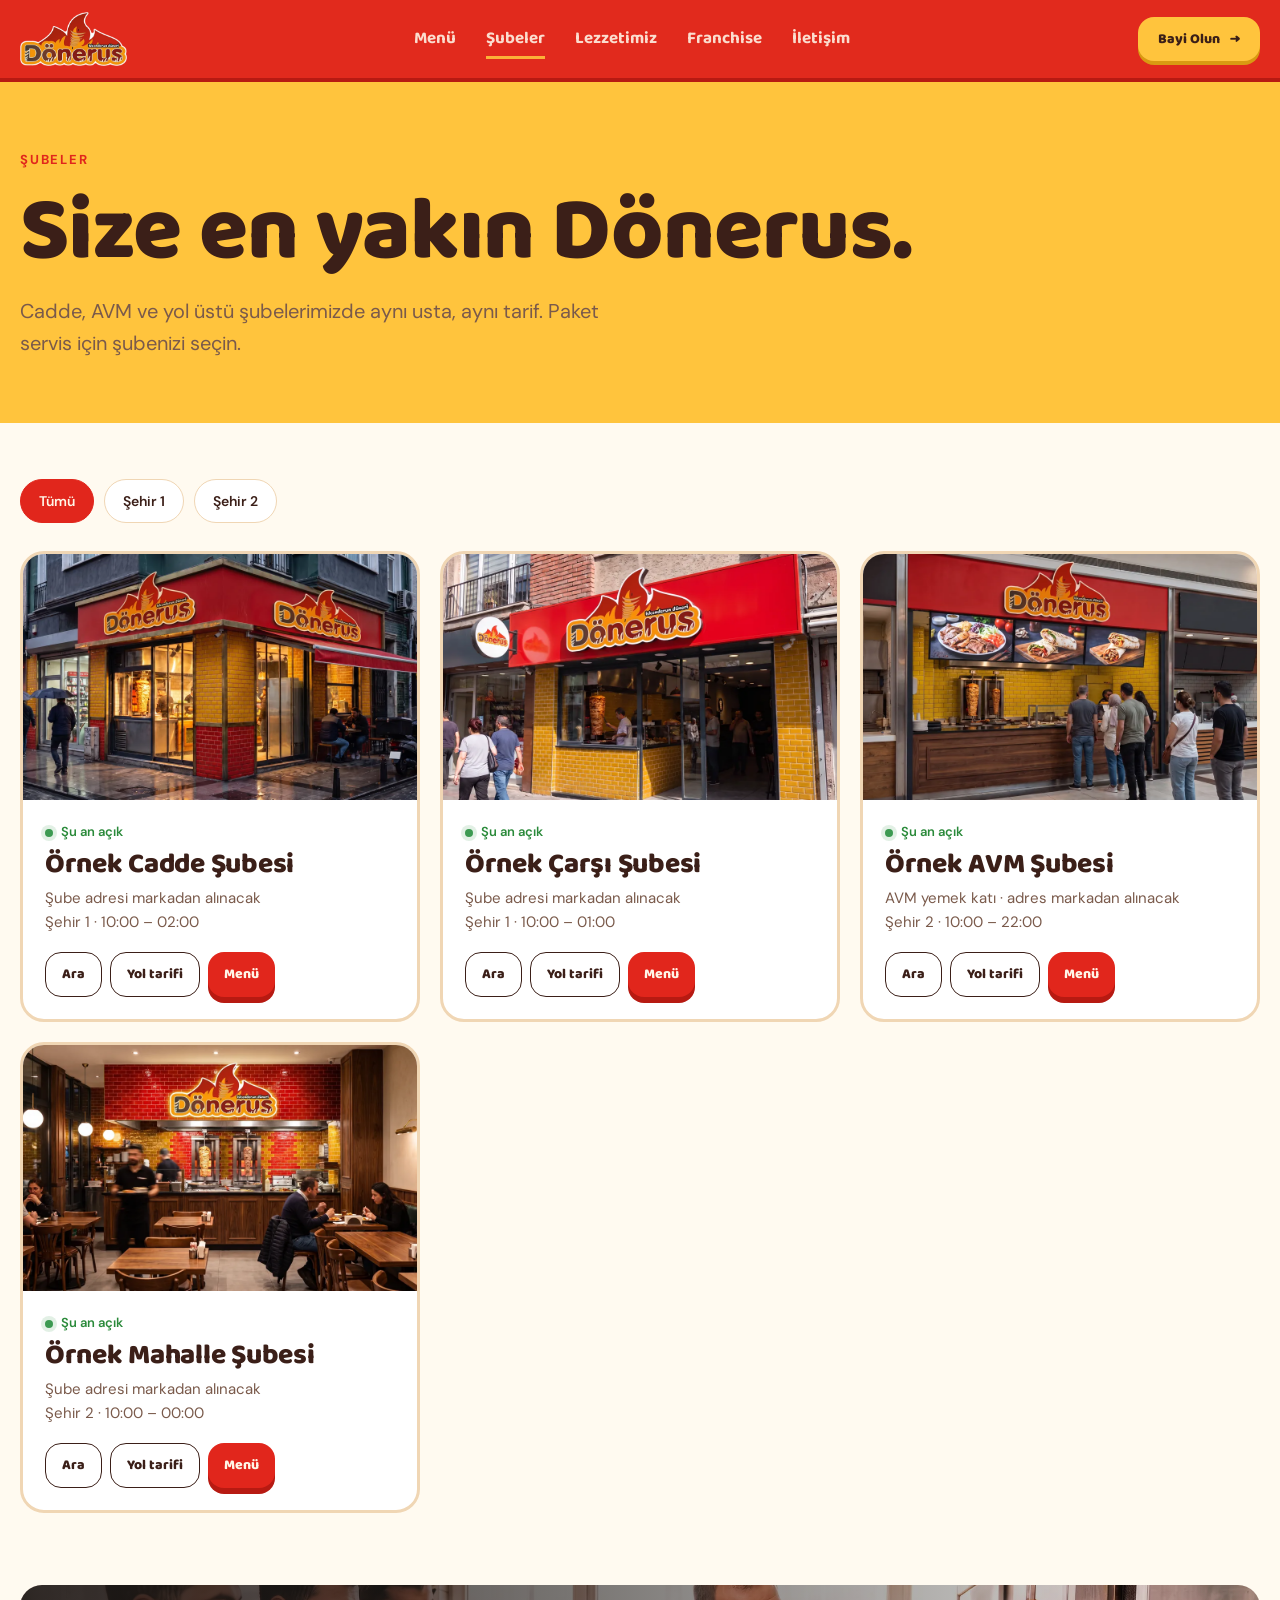
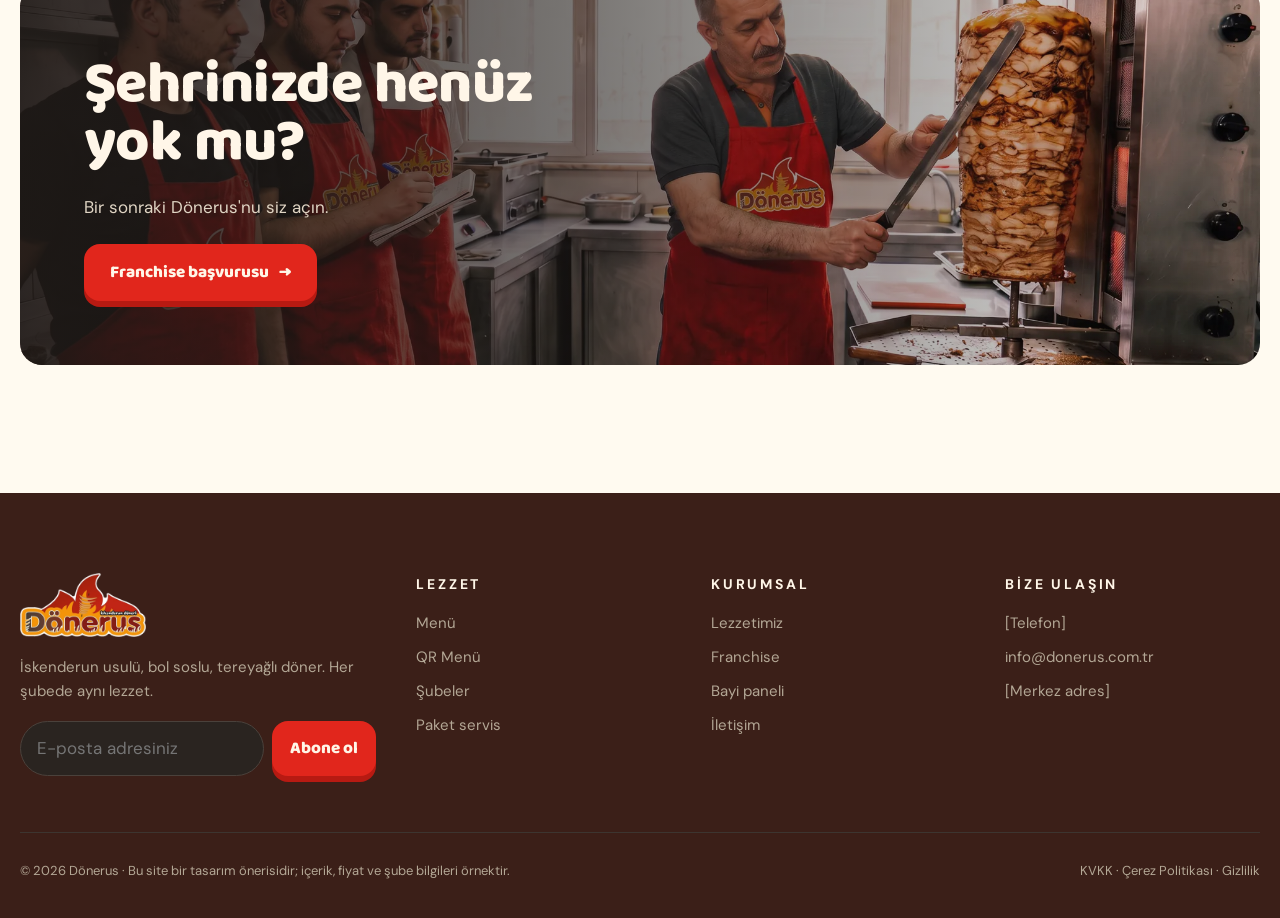
<file: subeler.html>
<!doctype html><html lang="tr"><head><meta charset="utf-8">
<meta name="viewport" content="width=device-width, initial-scale=1">
<link rel="icon" href="favicon.svg"><link rel="apple-touch-icon" href="apple-touch-icon.png">
<meta property="og:type" content="website"><meta property="og:site_name" content="Dönerus">
<meta property="og:title" content="Şubeler · Dönerus"><meta property="og:description" content="İskenderun usulü, bol soslu, tereyağlı döner. Menü, şubeler ve franchise başvurusu.">
<meta property="og:image" content="https://servetskr.github.io/donerus/assets/img/og.jpg"><meta property="og:image:width" content="1200"><meta property="og:image:height" content="630">
<meta name="twitter:card" content="summary_large_image">
<link rel="preconnect" href="https://fonts.googleapis.com"><link rel="preconnect" href="https://fonts.gstatic.com" crossorigin>
<link href="https://fonts.googleapis.com/css2?family=Baloo+2:wght@600;700;800&family=Caveat:wght@700&family=DM+Sans:wght@400;500;700&display=swap" rel="stylesheet">
<link rel="stylesheet" href="assets/css/site.css?v=19">
<title>Şubeler · Dönerus</title></head>
<body data-sayfa="subeler" data-ust="acik">
<header id="ust"></header>
<main>
<section class="sayfa-basi"><div class="kap"><span class="ust-yazi">Şubeler</span><h1 class="gor">Size en yakın Dönerus.</h1><p class="giris gor g2">Cadde, AVM ve yol üstü şubelerimizde aynı usta, aynı tarif. Paket servis için şubenizi seçin.</p></div></section>
<section class="bolum" style="padding-top:56px"><div class="kap"><div class="filtre" id="sube-filtre"></div><div class="subeler" id="sube-liste"></div>
<div class="bant gor" style="margin-top:72px;min-height:380px"><img src="assets/img/akademi-genis.webp" alt="" loading="lazy"><div class="bant-ic"><h2>Şehrinizde henüz yok mu?</h2><p style="color:#e0d5c4">Bir sonraki Dönerus'nu siz açın.</p><a class="btn btn-koz" href="franchise.html#basvuru" style="align-self:flex-start">Franchise başvurusu <span class="ok">→</span></a></div></div>
</div></section>
</main>
<footer id="alt"></footer>
<script src="assets/js/site.js?v=15"></script></body></html>
</file>
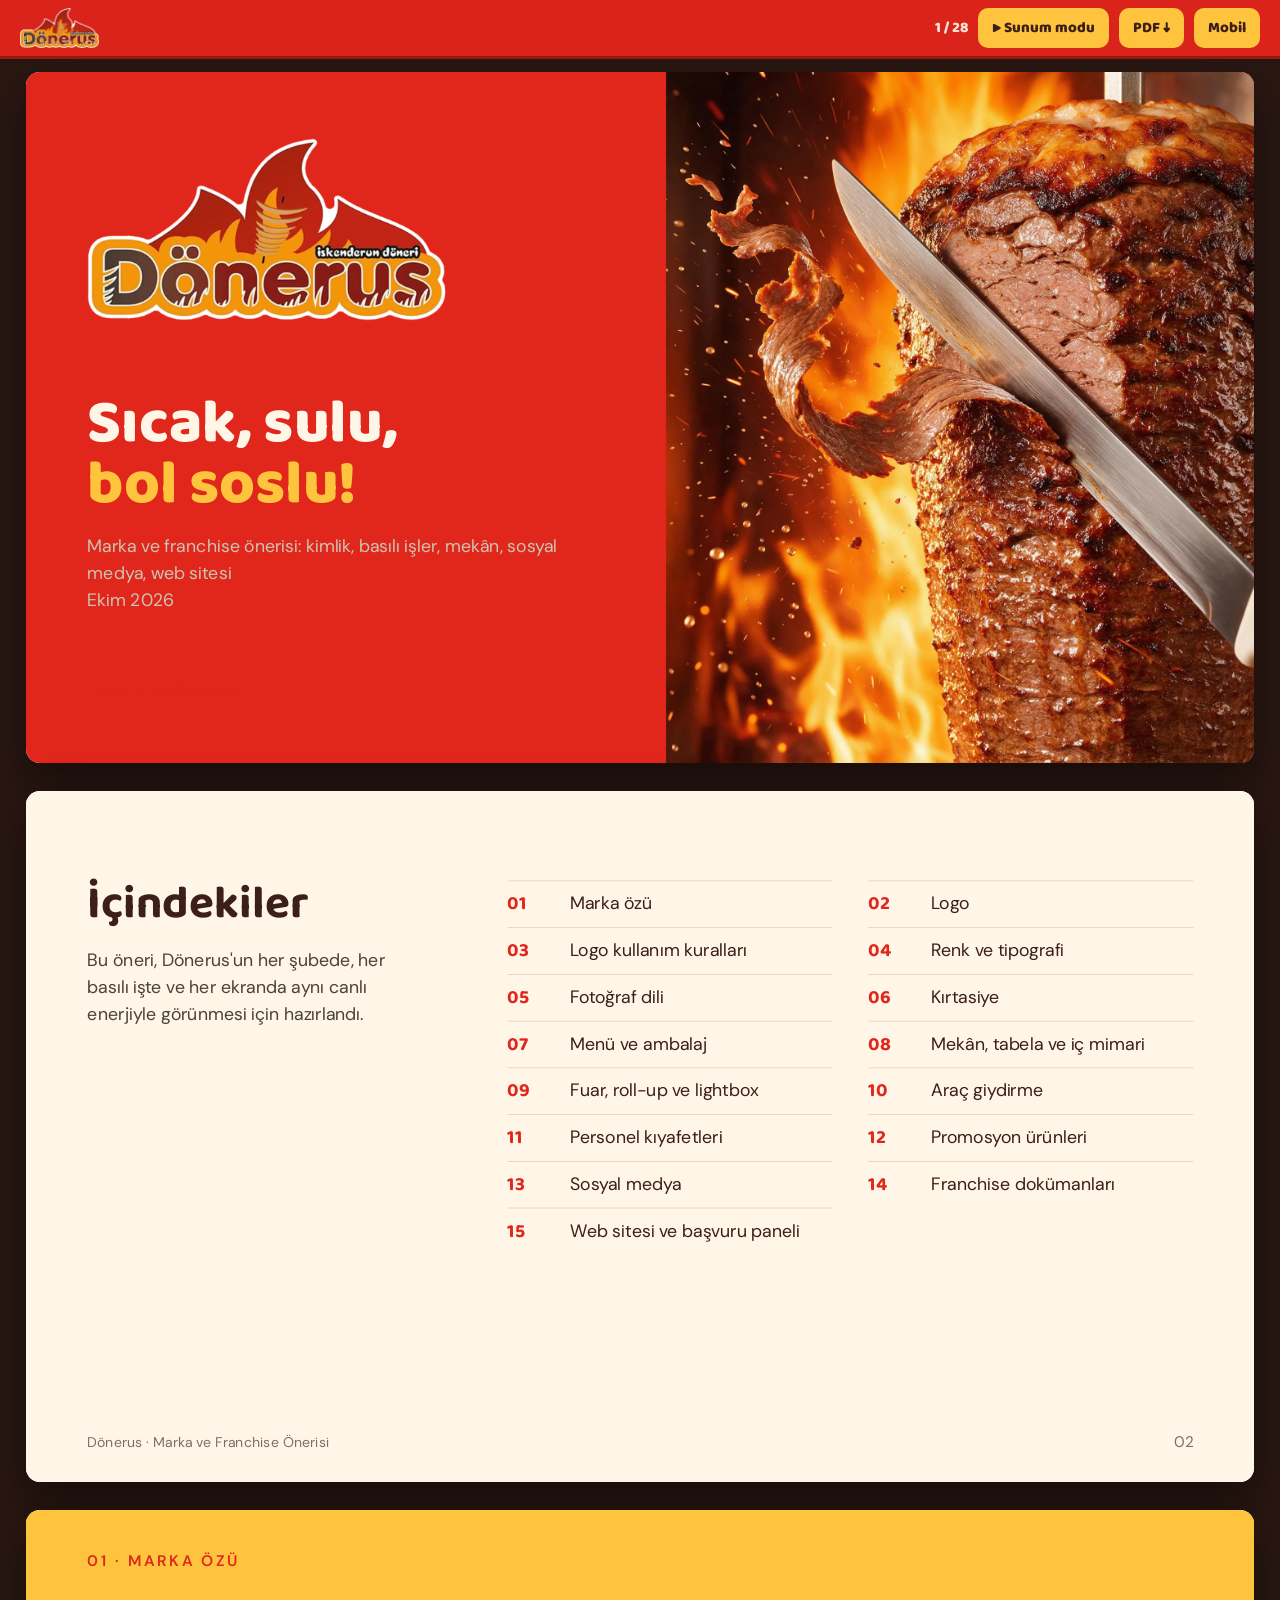
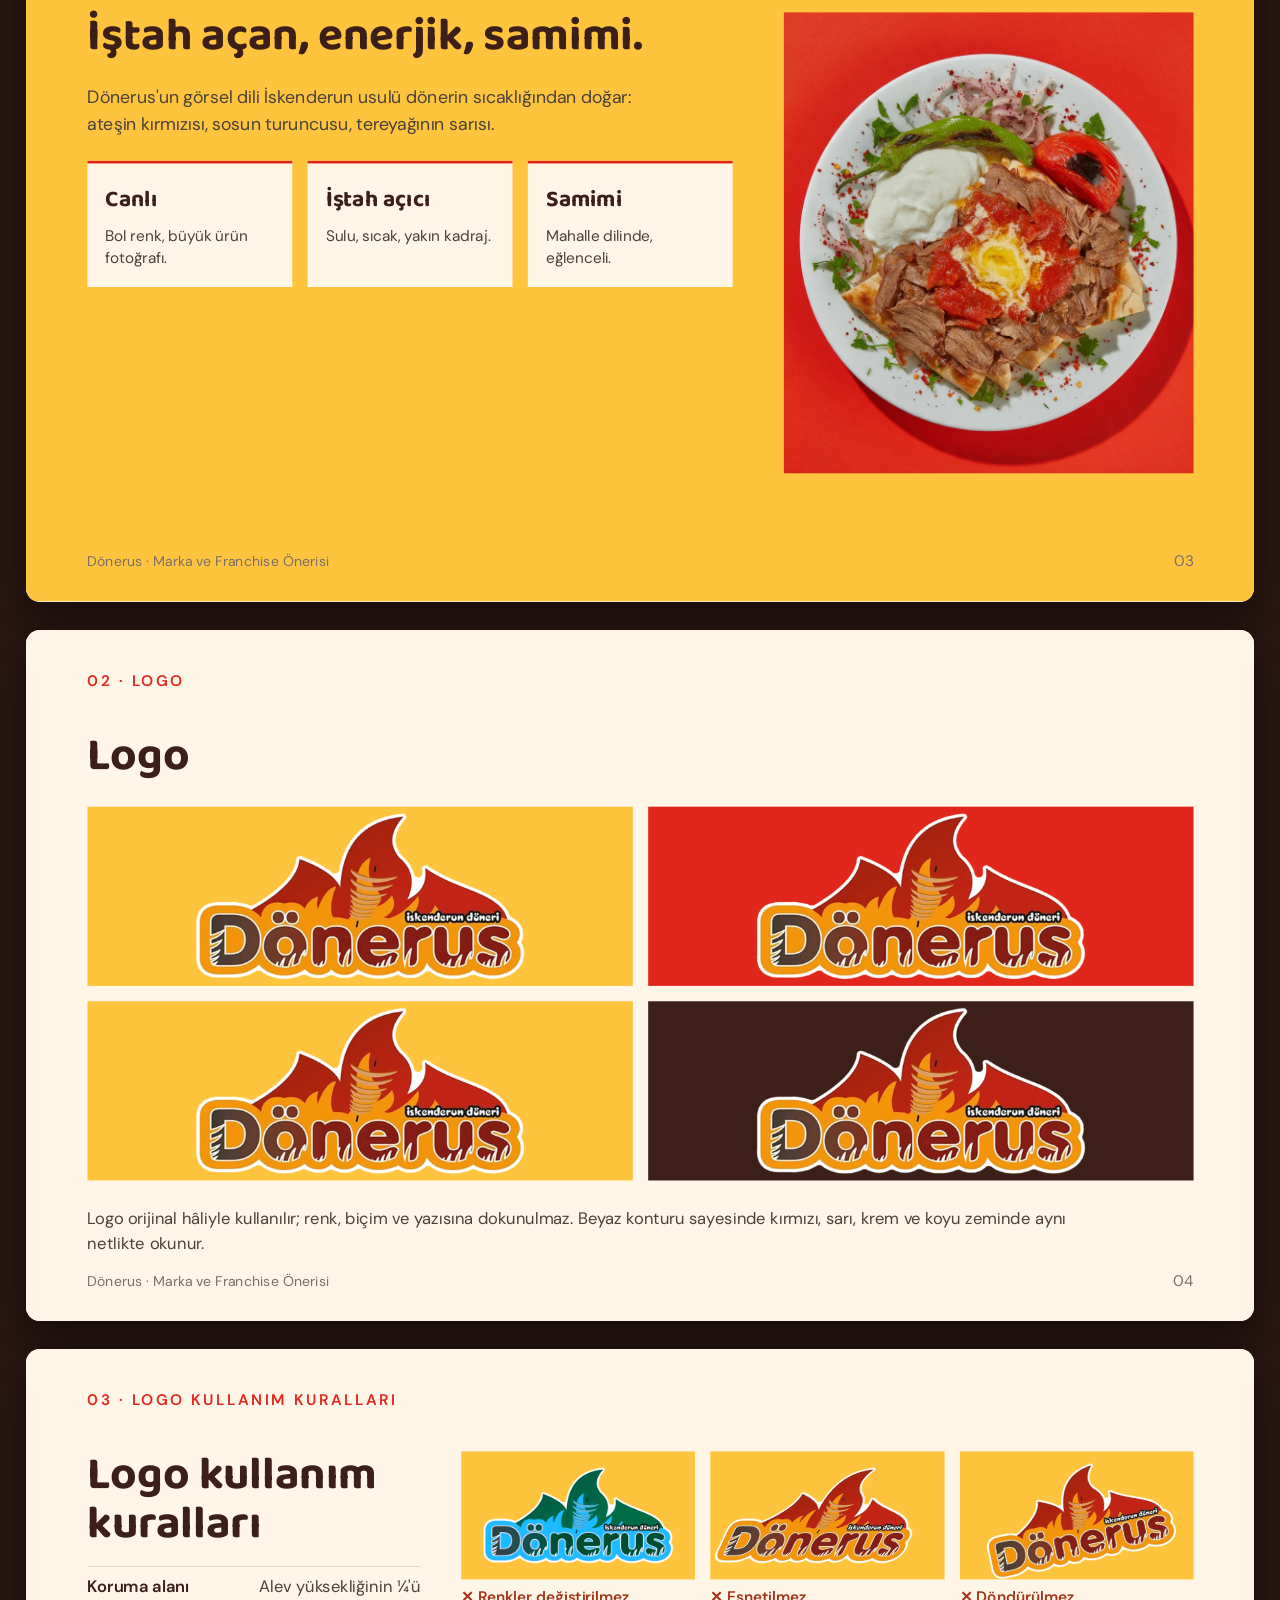
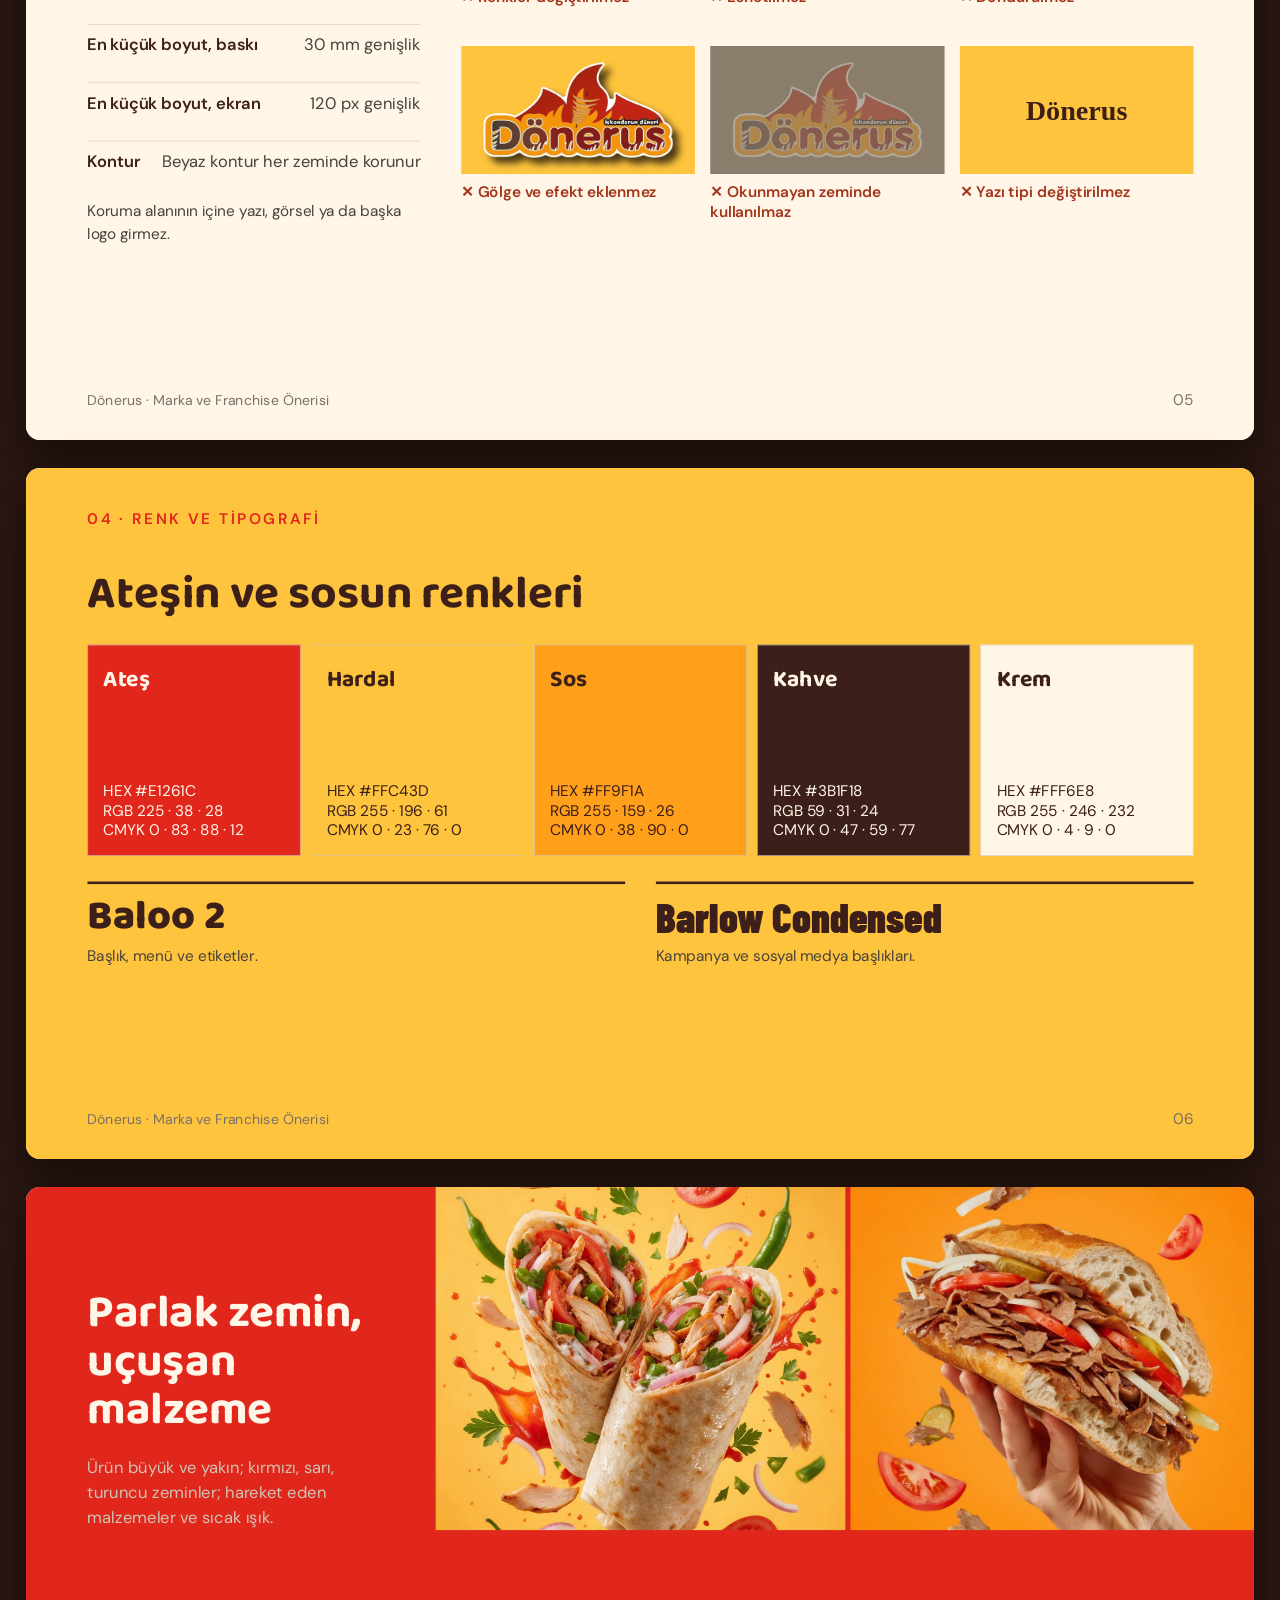
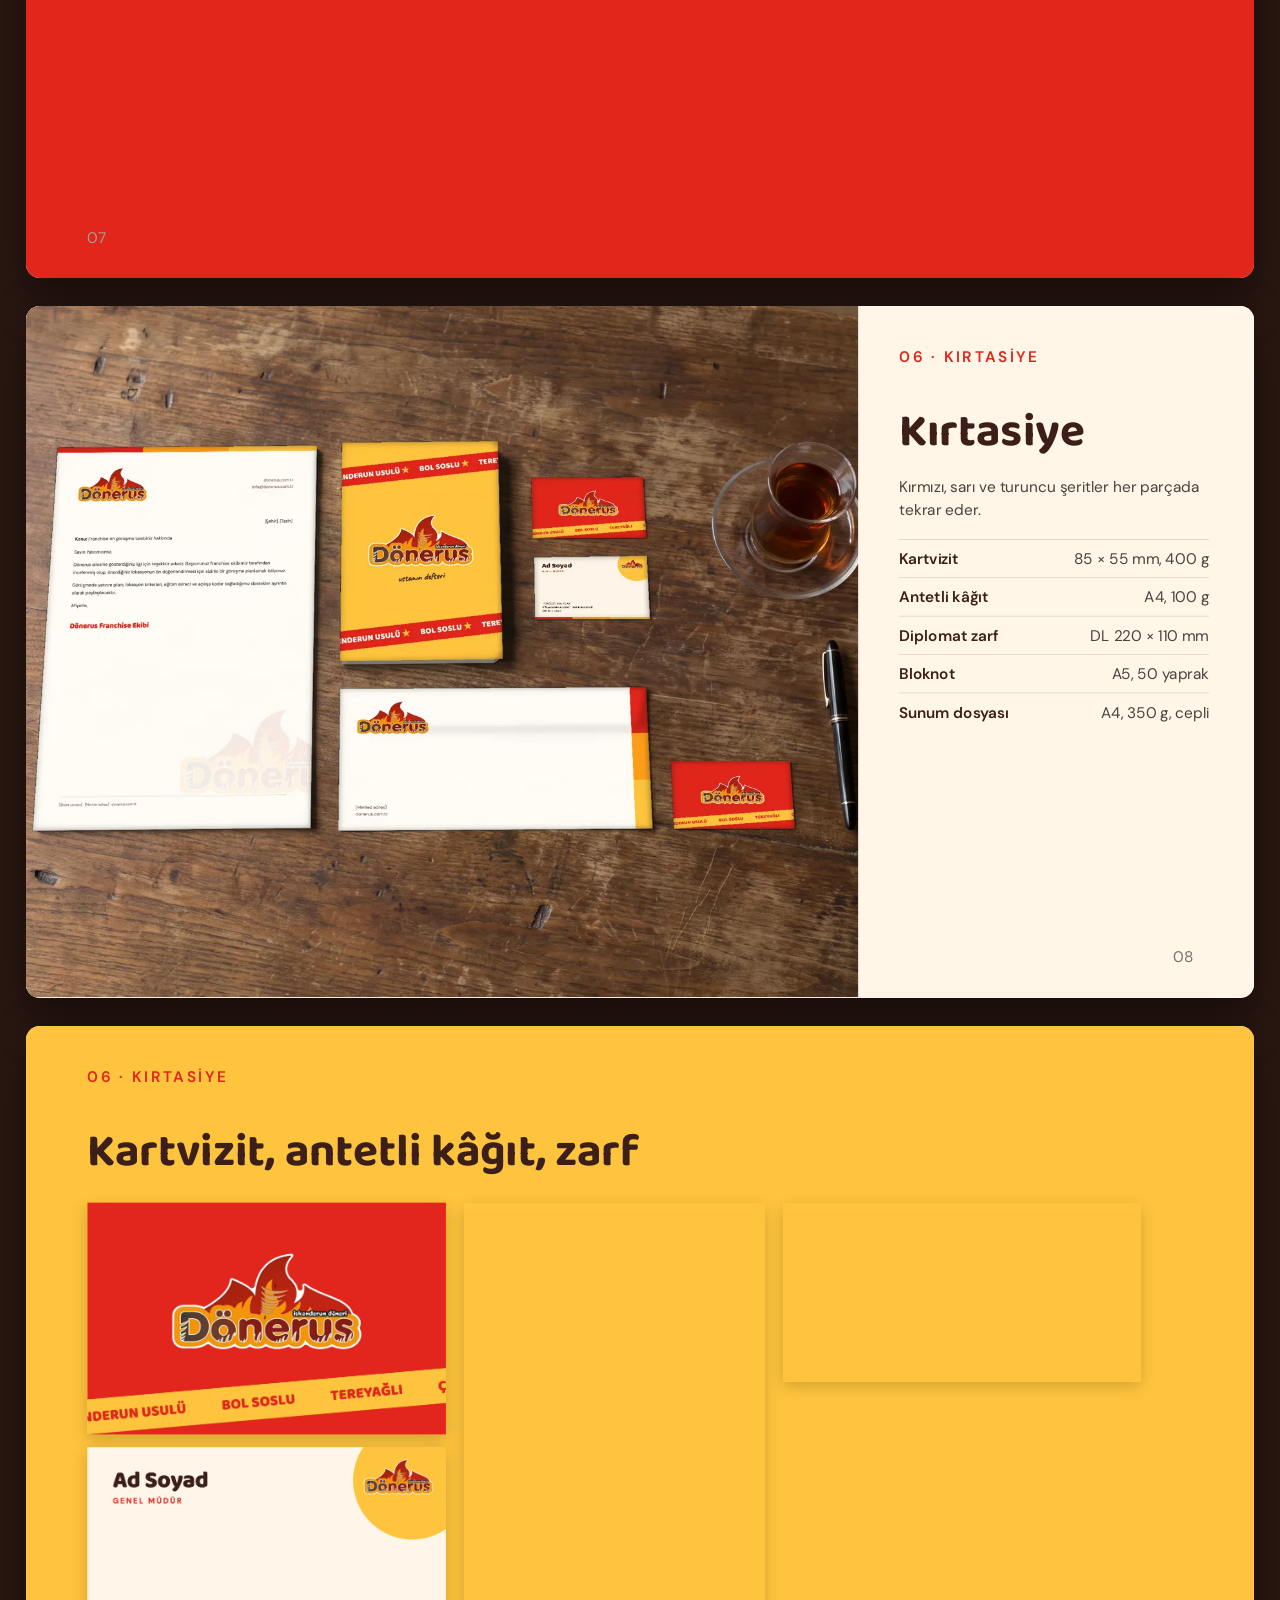
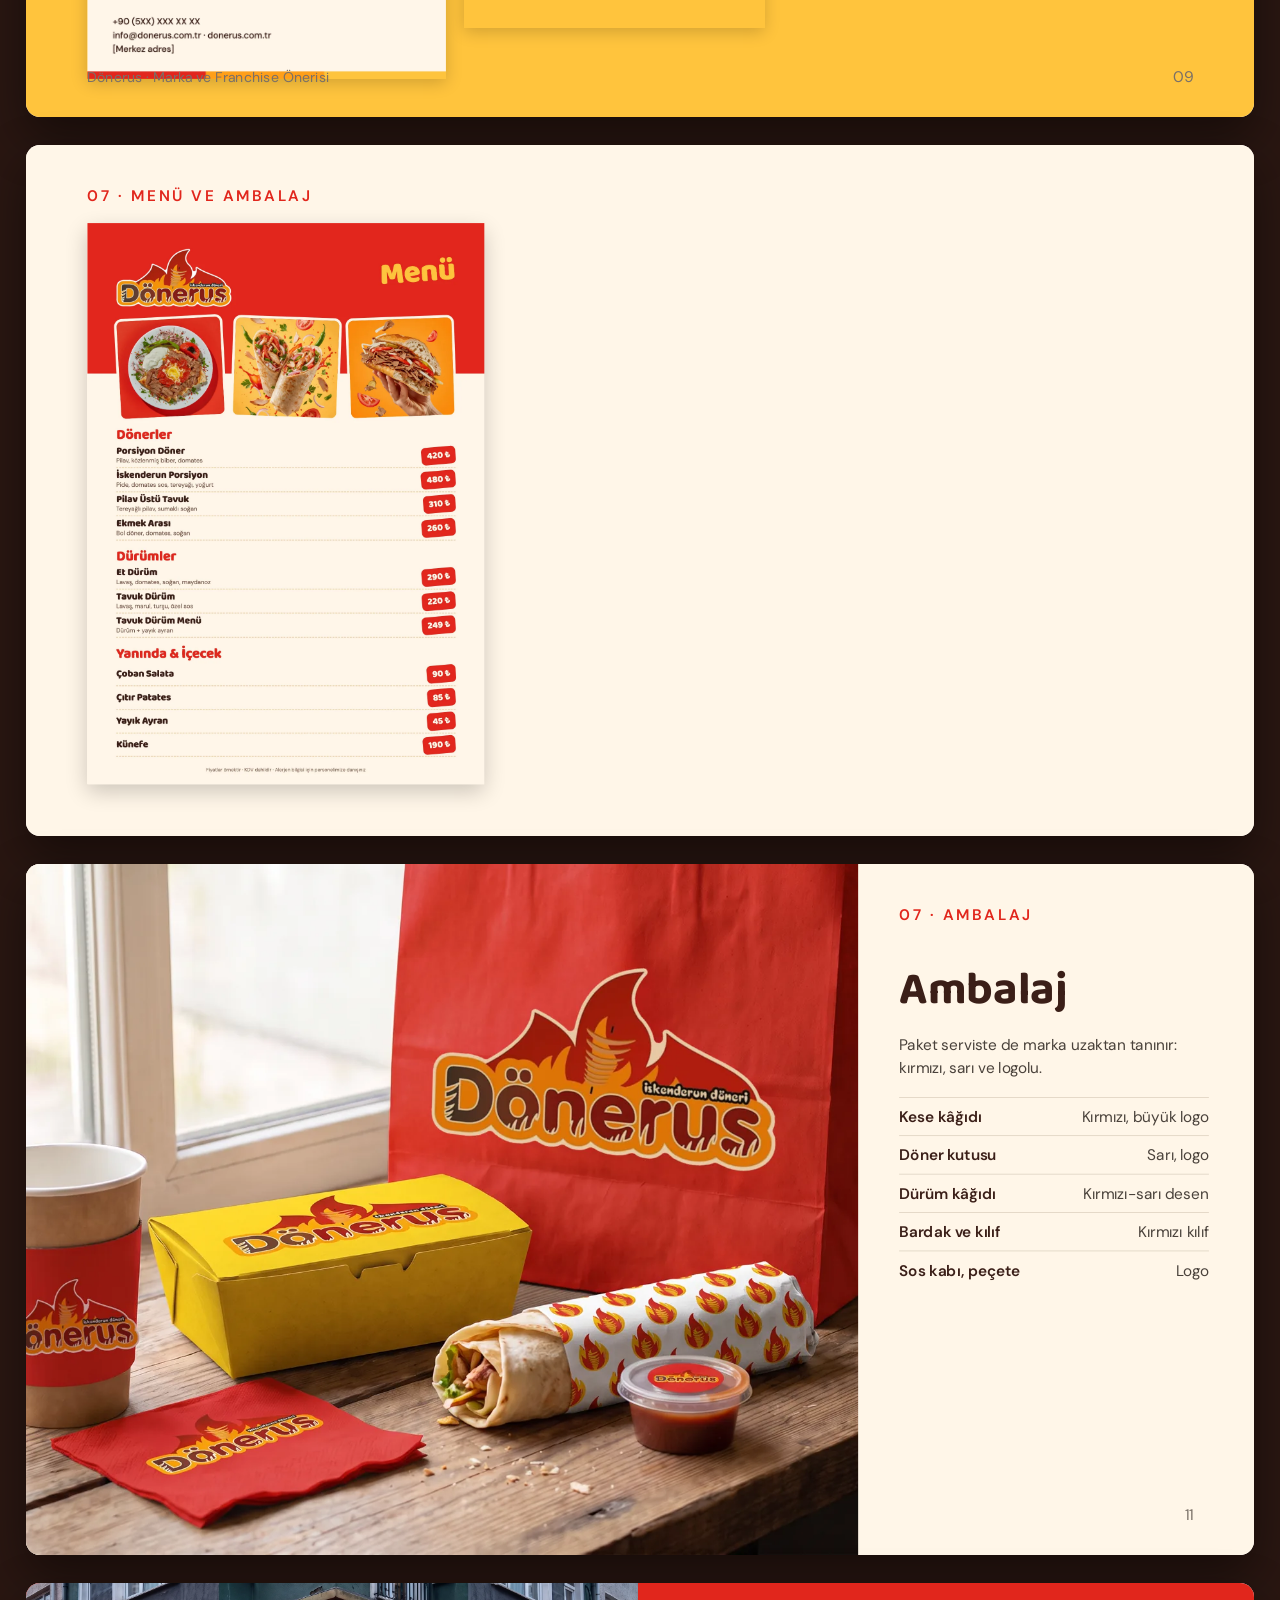
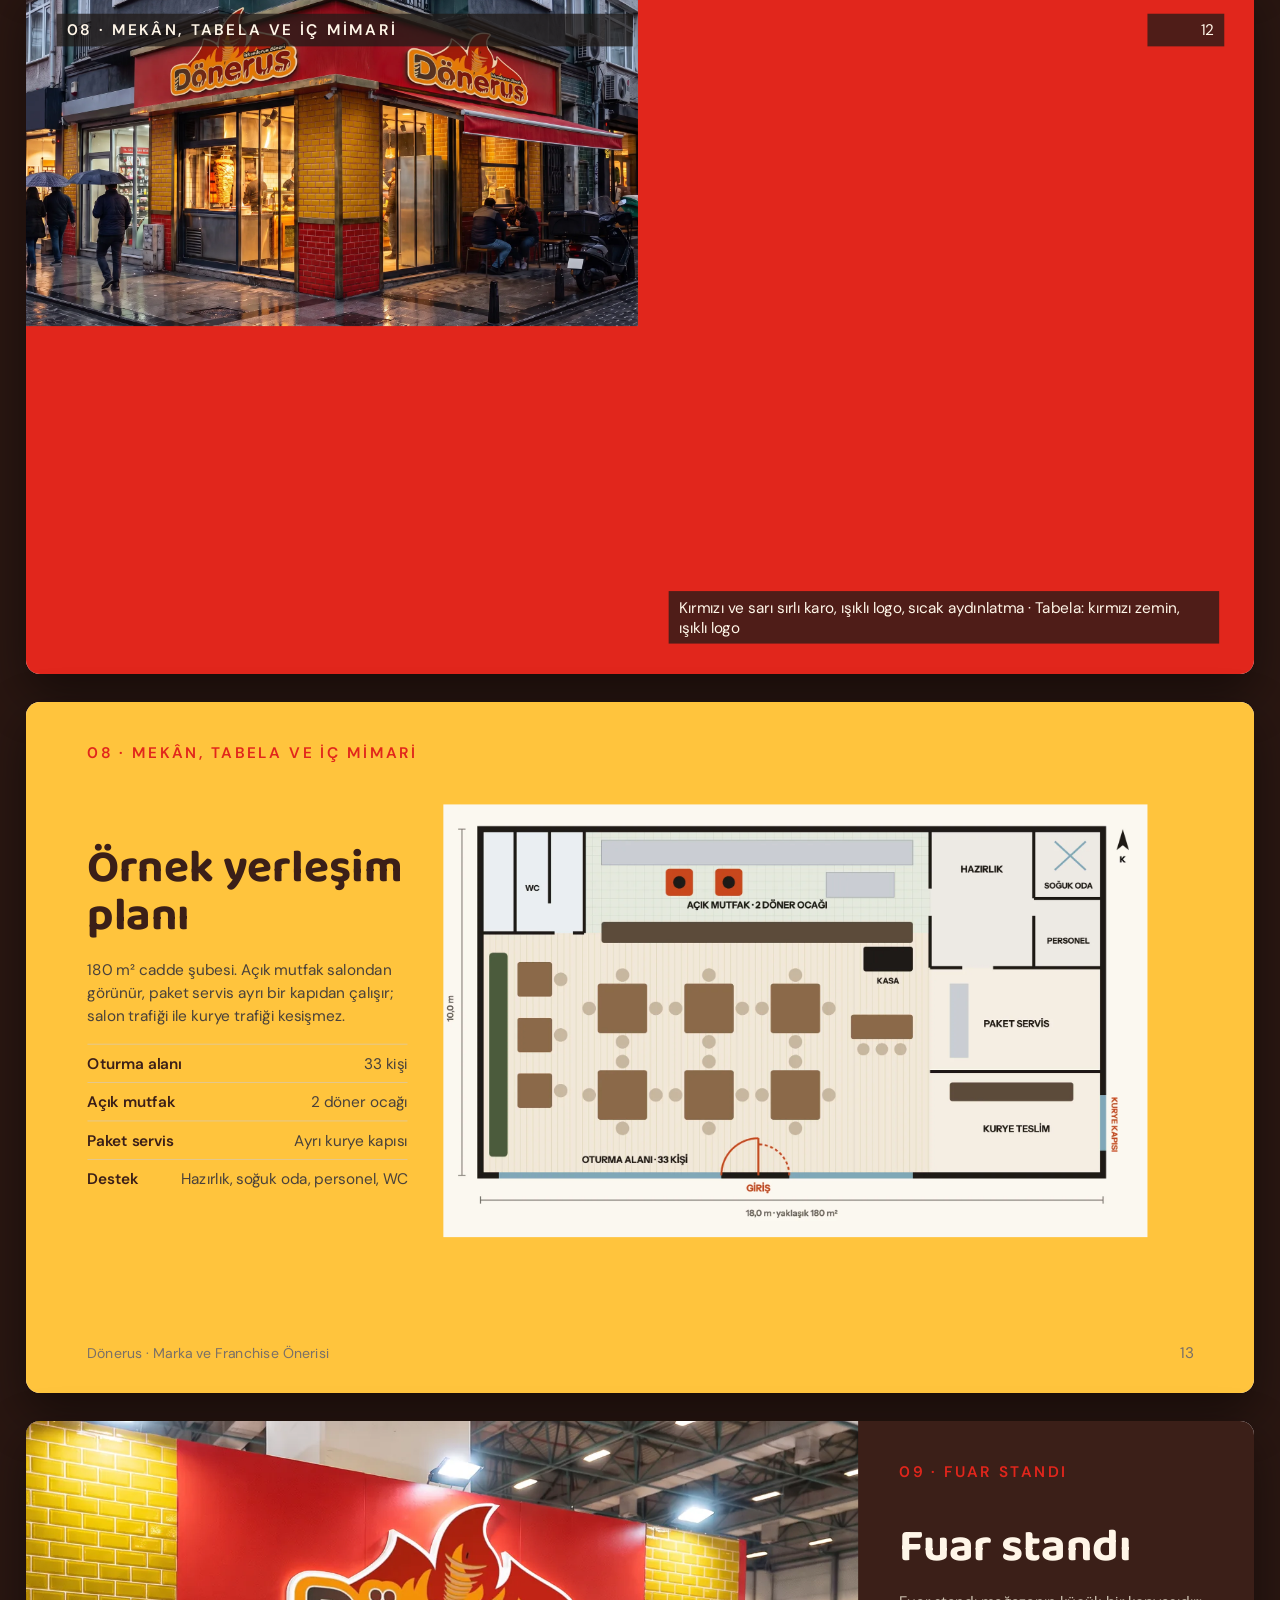
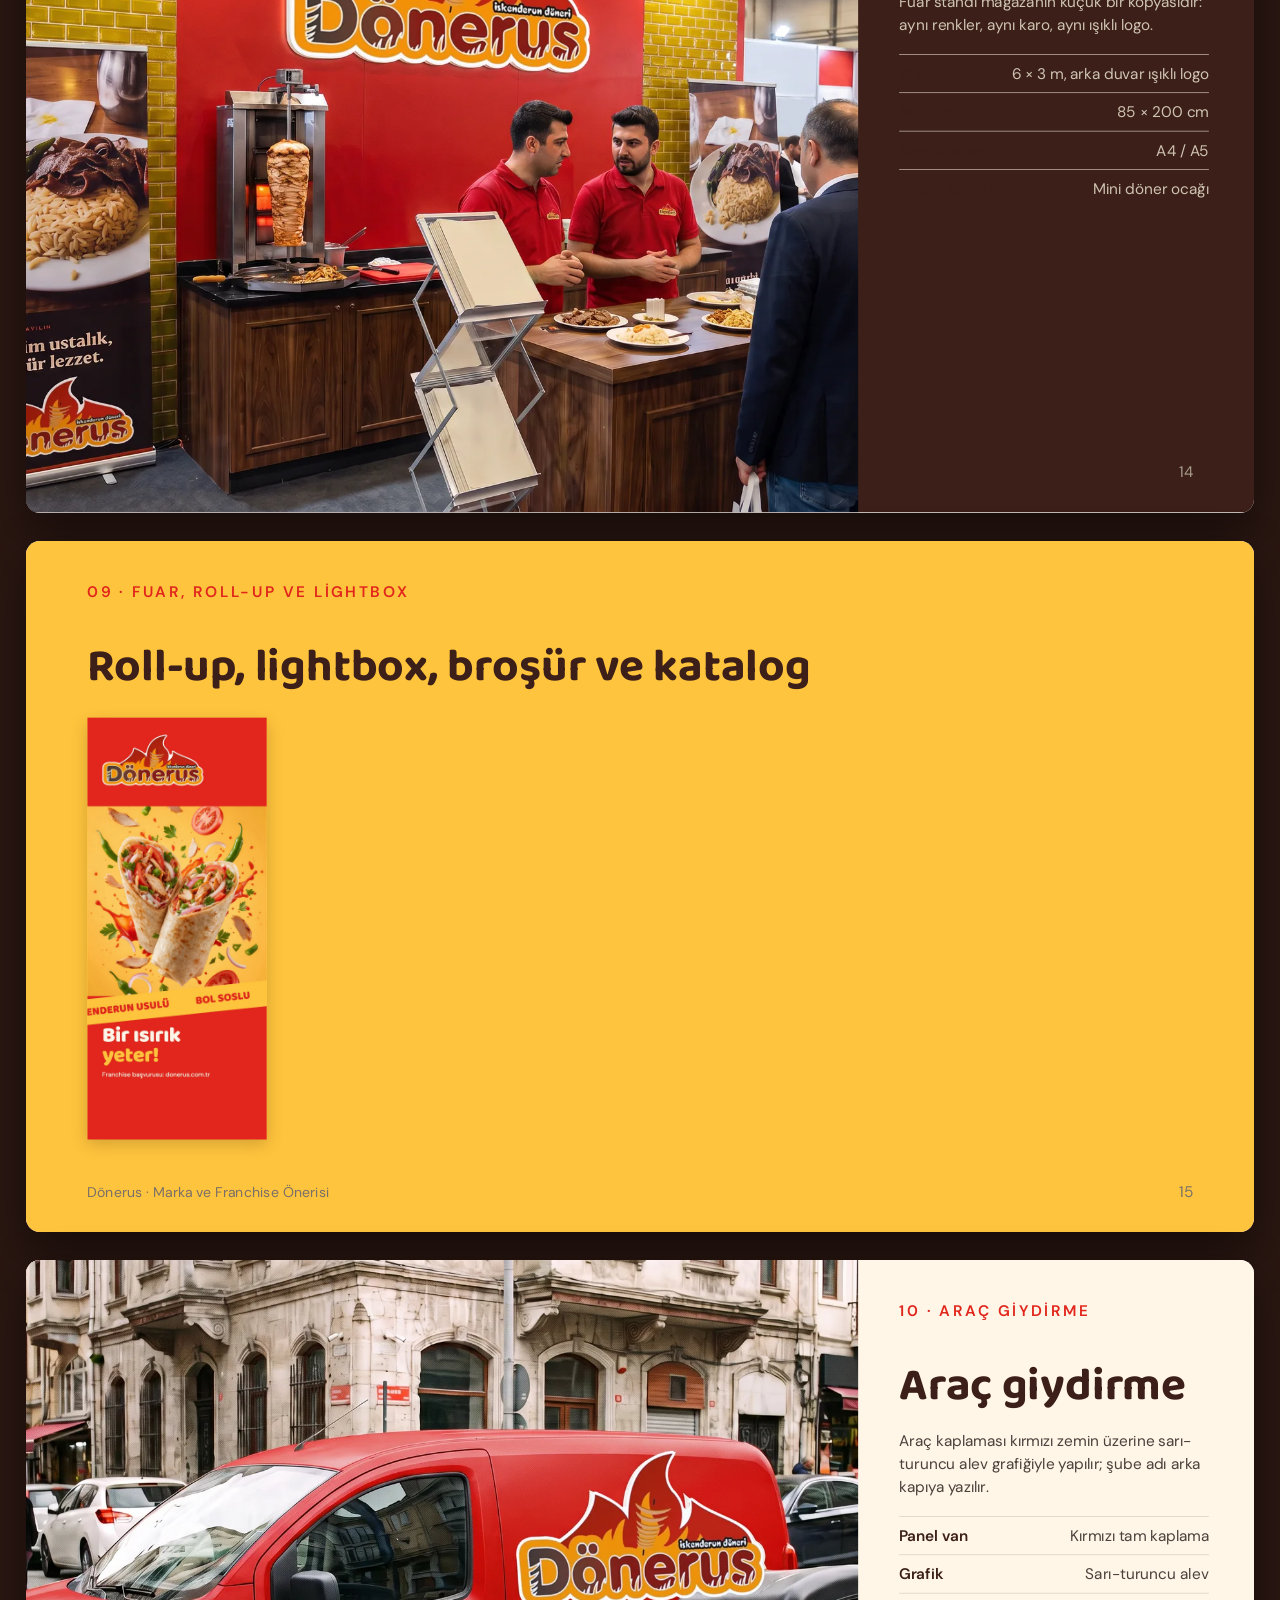
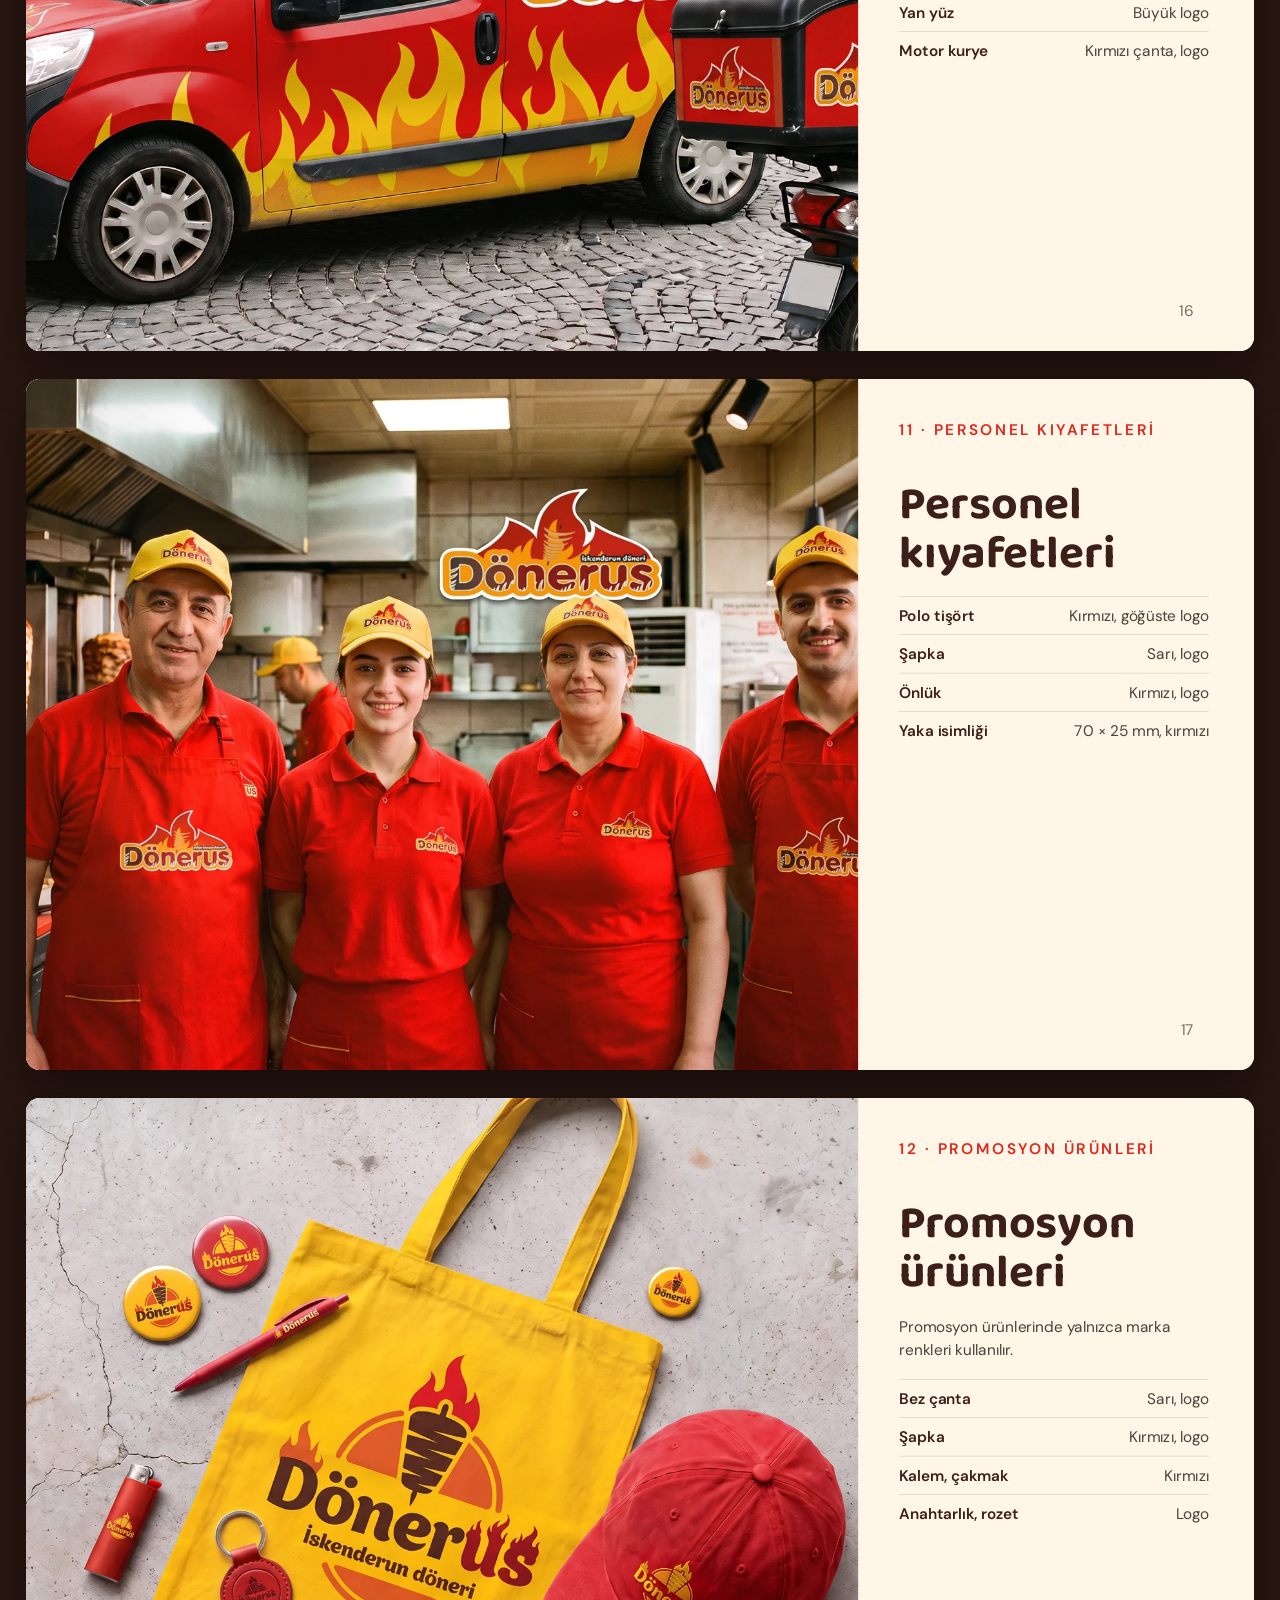
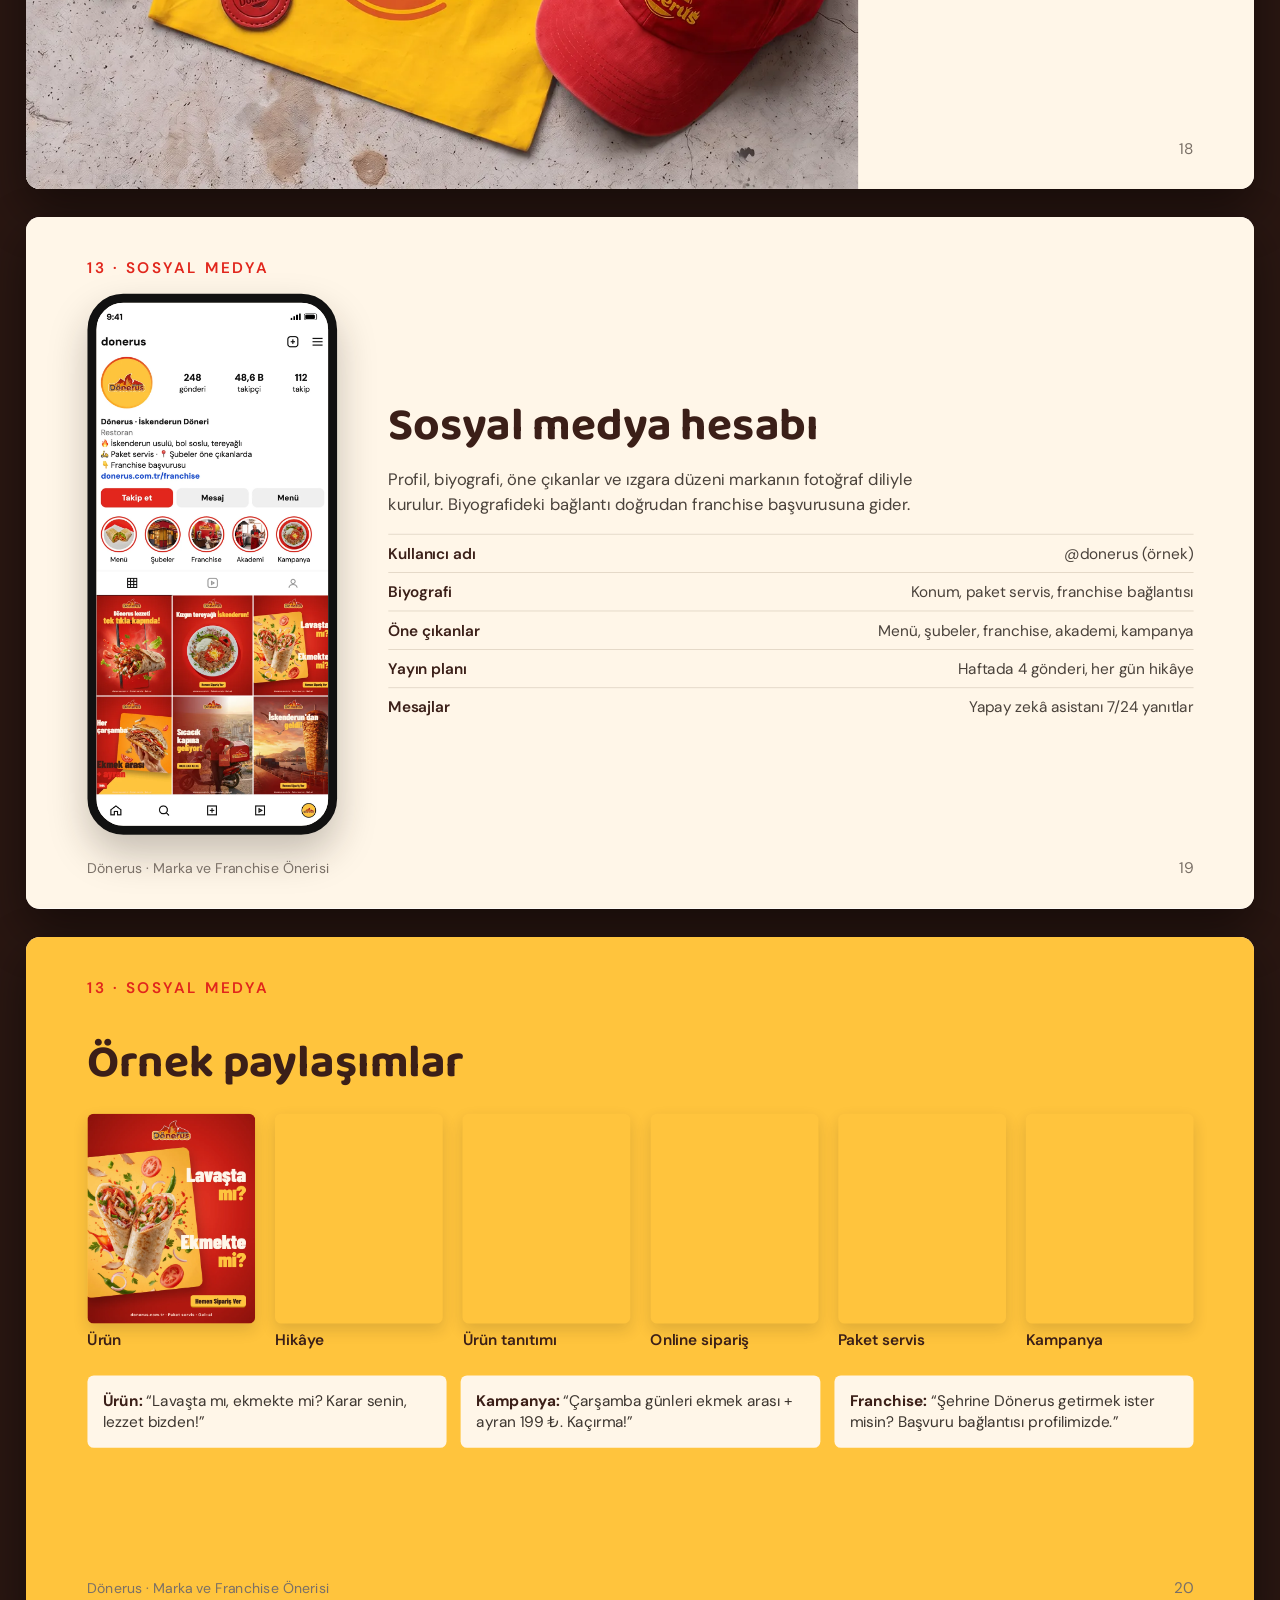
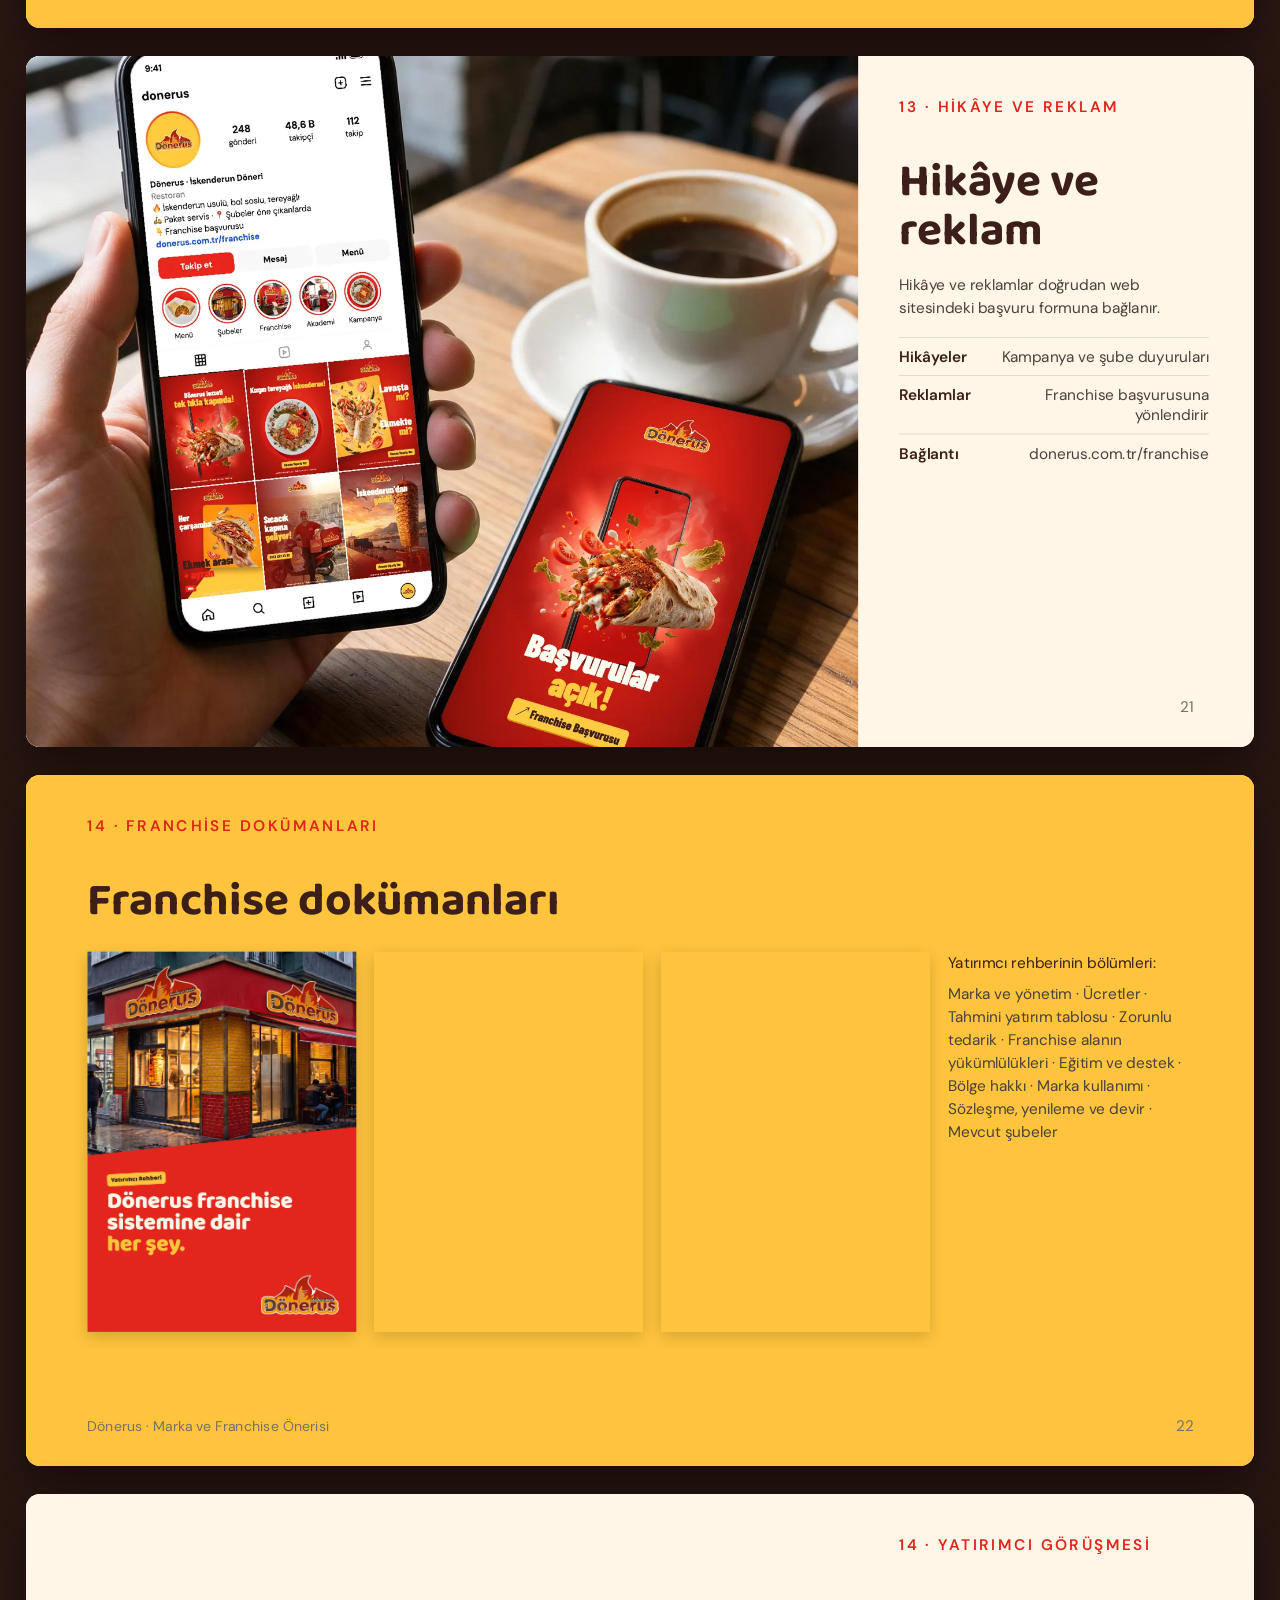
<file: sunum-pc.html>
<!doctype html><html lang="tr"><head><meta charset="utf-8">
<meta name="viewport" content="width=device-width, initial-scale=1">
<title>Dönerus · Marka ve Franchise Önerisi (Masaüstü)</title>
<meta name="robots" content="noindex">
<meta property="og:type" content="website"><meta property="og:title" content="Dönerus · Marka ve Franchise Önerisi">
<meta property="og:description" content="Kurumsal kimlik, basılı işler, mekân, sosyal medya ve web sitesi önerisi.">
<meta property="og:image" content="https://servetskr.github.io/donerus/assets/img/og-sunum.jpg"><meta name="twitter:card" content="summary_large_image">
<meta name="theme-color" content="#E1261C"><link rel="icon" href="favicon.svg">
<link rel="preconnect" href="https://fonts.googleapis.com"><link rel="preconnect" href="https://fonts.gstatic.com" crossorigin>
<link href="https://fonts.googleapis.com/css2?family=Baloo+2:wght@600;700;800&family=Barlow+Condensed:wght@800;900&family=DM+Sans:wght@400;500;700&display=swap" rel="stylesheet">
<style>
*{box-sizing:border-box;margin:0;padding:0}
html,body{background:#2a1712}
body{font-family:'DM Sans',sans-serif;padding:72px 0 40px;display:flex;flex-direction:column;align-items:center;gap:28px}
.cerceve{width:min(96vw,1600px);aspect-ratio:16/9;position:relative;overflow:hidden;border-radius:14px;box-shadow:0 20px 50px rgba(0,0,0,.45);background:#fff}
.olcek{position:absolute;left:0;top:0;width:1920px;height:1080px;transform-origin:0 0}
.olcek>section{position:relative;width:1920px;height:1080px;overflow:hidden}
.olcek img{display:block}
.olcek section>*:not([style*="position:absolute"]){position:relative}
.cubuk{position:fixed;left:0;right:0;top:0;height:56px;z-index:10;background:rgba(225,38,28,.97);display:flex;align-items:center;justify-content:space-between;padding:0 20px;color:#FFF6E8;font-family:'Baloo 2';font-weight:800;box-shadow:0 3px 0 #9A1712}
.cubuk img{height:40px}
.cubuk .sag{display:flex;gap:10px;align-items:center;font-size:15px}
.cubuk a,.cubuk button{background:#FFC43D;color:#3B1F18;border:0;border-radius:10px;padding:8px 14px;font:inherit;cursor:pointer;text-decoration:none}
.cubuk .no{opacity:.9;min-width:60px;text-align:right}
body.sunum{padding:0;gap:0;background:#000;overflow:hidden}
body.sunum .cubuk,body.sunum .ipucu{display:none}
body.sunum .cerceve{display:none;border-radius:0;box-shadow:none;width:min(100vw,177.78vh)}
body.sunum .cerceve.aktif{display:block;position:fixed;left:50%;top:50%;transform:translate(-50%,-50%)}
.ipucu{color:#cfa98f;font-size:14px}
</style></head><body>
<div class="cubuk"><img src="assets/logo/donerus.png" alt="Dönerus"><div class="sag"><span class="no" id="no">1 / 28</span><button id="sun">▶ Sunum modu</button><a href="assets/doc/donerus-sunum-masaustu.pdf">PDF ↓</a><a href="sunum.html">Mobil</a></div></div>
<div class="cerceve"><div class="olcek"><section id="kapak" style="background:#E1261C;color:#FFF6E8;font-family:'DM Sans', Arial, sans-serif;padding:0;display:flex;flex-direction:row">
<div style="width:1000px;height:1080px;padding:96px;display:flex;flex-direction:column;justify-content:space-between">
<img src="assets/sunum-pc/donerus_logo_tam.webp" alt="Dönerus logosu" style="width:560px;height:300px;object-fit:contain;object-position:0 50%">
<div style="display:flex;flex-direction:column;gap:28px">
<h1 style="font-family:'Baloo 2', Arial, sans-serif;font-size:96px;font-weight:800;line-height:.98">Sıcak, sulu,<br><span style="color:#FFC43D">bol soslu!</span></h1>
<p style="font-size:28px;color:#cfc3b2;line-height:1.5">Marka ve franchise önerisi: kimlik, basılı işler, mekân, sosyal medya, web sitesi<br>Ekim 2026</p></div>
<p style="font-size:24px;color:#E1261C;font-weight:600;letter-spacing:3px;text-transform:uppercase">Tasarım önerisi</p></div>
<img src="assets/sunum-pc/gorsel_j3_doner_ates.webp" alt="Alevin önünde kesilen döner" style="width:920px;height:1080px;object-fit:cover;">
</section></div></div><div class="cerceve"><div class="olcek"><section id="icindekiler" style="background:#FFF6E8;color:#3B1F18;font-family:'DM Sans', Arial, sans-serif;padding:140px 96px 140px;display:flex;flex-direction:column;gap:40px"><div style="display:flex;gap:96px">
<div style="width:560px;display:flex;flex-direction:column;gap:28px"><h2 style="font-family:'Baloo 2', Arial, sans-serif;font-size:72px;font-weight:700;line-height:1.05;color:#3B1F18;width:560px">İçindekiler</h2><p style="font-size:28px;line-height:1.5;color:#4a423b;width:520px;">Bu öneri, Dönerus'un her şubede, her basılı işte ve her ekranda aynı canlı enerjiyle görünmesi için hazırlandı.</p></div>
<div style="flex:1;display:grid;grid-template-columns:1fr 1fr;gap:0 56px"><div style="display:flex;gap:28px;align-items:baseline;border-top:1px solid #d6cab8;padding:12px 0"><p style="font-family:'Baloo 2', Arial, sans-serif;font-size:30px;font-weight:700;color:#E1261C;width:70px">01</p><p style="font-size:28px">Marka özü</p></div><div style="display:flex;gap:28px;align-items:baseline;border-top:1px solid #d6cab8;padding:12px 0"><p style="font-family:'Baloo 2', Arial, sans-serif;font-size:30px;font-weight:700;color:#E1261C;width:70px">02</p><p style="font-size:28px">Logo</p></div><div style="display:flex;gap:28px;align-items:baseline;border-top:1px solid #d6cab8;padding:12px 0"><p style="font-family:'Baloo 2', Arial, sans-serif;font-size:30px;font-weight:700;color:#E1261C;width:70px">03</p><p style="font-size:28px">Logo kullanım kuralları</p></div><div style="display:flex;gap:28px;align-items:baseline;border-top:1px solid #d6cab8;padding:12px 0"><p style="font-family:'Baloo 2', Arial, sans-serif;font-size:30px;font-weight:700;color:#E1261C;width:70px">04</p><p style="font-size:28px">Renk ve tipografi</p></div><div style="display:flex;gap:28px;align-items:baseline;border-top:1px solid #d6cab8;padding:12px 0"><p style="font-family:'Baloo 2', Arial, sans-serif;font-size:30px;font-weight:700;color:#E1261C;width:70px">05</p><p style="font-size:28px">Fotoğraf dili</p></div><div style="display:flex;gap:28px;align-items:baseline;border-top:1px solid #d6cab8;padding:12px 0"><p style="font-family:'Baloo 2', Arial, sans-serif;font-size:30px;font-weight:700;color:#E1261C;width:70px">06</p><p style="font-size:28px">Kırtasiye</p></div><div style="display:flex;gap:28px;align-items:baseline;border-top:1px solid #d6cab8;padding:12px 0"><p style="font-family:'Baloo 2', Arial, sans-serif;font-size:30px;font-weight:700;color:#E1261C;width:70px">07</p><p style="font-size:28px">Menü ve ambalaj</p></div><div style="display:flex;gap:28px;align-items:baseline;border-top:1px solid #d6cab8;padding:12px 0"><p style="font-family:'Baloo 2', Arial, sans-serif;font-size:30px;font-weight:700;color:#E1261C;width:70px">08</p><p style="font-size:28px">Mekân, tabela ve iç mimari</p></div><div style="display:flex;gap:28px;align-items:baseline;border-top:1px solid #d6cab8;padding:12px 0"><p style="font-family:'Baloo 2', Arial, sans-serif;font-size:30px;font-weight:700;color:#E1261C;width:70px">09</p><p style="font-size:28px">Fuar, roll-up ve lightbox</p></div><div style="display:flex;gap:28px;align-items:baseline;border-top:1px solid #d6cab8;padding:12px 0"><p style="font-family:'Baloo 2', Arial, sans-serif;font-size:30px;font-weight:700;color:#E1261C;width:70px">10</p><p style="font-size:28px">Araç giydirme</p></div><div style="display:flex;gap:28px;align-items:baseline;border-top:1px solid #d6cab8;padding:12px 0"><p style="font-family:'Baloo 2', Arial, sans-serif;font-size:30px;font-weight:700;color:#E1261C;width:70px">11</p><p style="font-size:28px">Personel kıyafetleri</p></div><div style="display:flex;gap:28px;align-items:baseline;border-top:1px solid #d6cab8;padding:12px 0"><p style="font-family:'Baloo 2', Arial, sans-serif;font-size:30px;font-weight:700;color:#E1261C;width:70px">12</p><p style="font-size:28px">Promosyon ürünleri</p></div><div style="display:flex;gap:28px;align-items:baseline;border-top:1px solid #d6cab8;padding:12px 0"><p style="font-family:'Baloo 2', Arial, sans-serif;font-size:30px;font-weight:700;color:#E1261C;width:70px">13</p><p style="font-size:28px">Sosyal medya</p></div><div style="display:flex;gap:28px;align-items:baseline;border-top:1px solid #d6cab8;padding:12px 0"><p style="font-family:'Baloo 2', Arial, sans-serif;font-size:30px;font-weight:700;color:#E1261C;width:70px">14</p><p style="font-size:28px">Franchise dokümanları</p></div><div style="display:flex;gap:28px;align-items:baseline;border-top:1px solid #d6cab8;padding:12px 0"><p style="font-family:'Baloo 2', Arial, sans-serif;font-size:30px;font-weight:700;color:#E1261C;width:70px">15</p><p style="font-size:28px">Web sitesi ve başvuru paneli</p></div></div></div><p style="position:absolute;left:96px;bottom:48px;width:640px;font-size:22px;white-space:nowrap;color:#7a7067">Dönerus · Marka ve Franchise Önerisi</p><p style="position:absolute;right:96px;bottom:48px;width:200px;text-align:right;font-size:24px;color:#7a7067">02</p></section></div></div><div class="cerceve"><div class="olcek"><section id="oz" style="background:#FFC43D;color:#3B1F18;font-family:'DM Sans', Arial, sans-serif;padding:160px 96px 140px;display:flex;flex-direction:column;gap:40px"><div style="display:flex;gap:80px;align-items:start">
<div style="flex:1;display:flex;flex-direction:column;gap:36px"><h2 style="font-family:'Baloo 2', Arial, sans-serif;font-size:72px;font-weight:700;line-height:1.05;color:#3B1F18;width:900px">İştah açan, enerjik, samimi.</h2>
<p style="font-size:28px;line-height:1.5;color:#4a423b;width:880px;">Dönerus'un görsel dili İskenderun usulü dönerin sıcaklığından doğar: ateşin kırmızısı, sosun turuncusu, tereyağının sarısı.</p>
<div style="display:flex;gap:24px"><div style="flex:1;background:#FFF6E8;padding:28px;border-top:4px solid #E1261C"><p style="font-family:'Baloo 2', Arial, sans-serif;font-size:36px;font-weight:700">Canlı</p><p style="font-size:24px;line-height:1.45;color:#4a423b;margin-top:10px">Bol renk, büyük ürün fotoğrafı.</p></div><div style="flex:1;background:#FFF6E8;padding:28px;border-top:4px solid #E1261C"><p style="font-family:'Baloo 2', Arial, sans-serif;font-size:36px;font-weight:700">İştah açıcı</p><p style="font-size:24px;line-height:1.45;color:#4a423b;margin-top:10px">Sulu, sıcak, yakın kadraj.</p></div><div style="flex:1;background:#FFF6E8;padding:28px;border-top:4px solid #E1261C"><p style="font-family:'Baloo 2', Arial, sans-serif;font-size:36px;font-weight:700">Samimi</p><p style="font-size:24px;line-height:1.45;color:#4a423b;margin-top:10px">Mahalle dilinde, eğlenceli.</p></div></div></div>
<img src="assets/sunum-pc/gorsel_j2_iskender_tepe.webp" alt="İskenderun porsiyon" style="width:640px;height:720px;object-fit:cover;"></div><p style="position:absolute;left:96px;top:64px;width:900px;font-size:24px;font-weight:600;letter-spacing:4px;text-transform:uppercase;color:#E1261C">01 · Marka özü</p><p style="position:absolute;left:96px;bottom:48px;width:640px;font-size:22px;white-space:nowrap;color:#7a7067">Dönerus · Marka ve Franchise Önerisi</p><p style="position:absolute;right:96px;bottom:48px;width:200px;text-align:right;font-size:24px;color:#7a7067">03</p></section></div></div><div class="cerceve"><div class="olcek"><section id="logo" style="background:#FFF6E8;color:#3B1F18;font-family:'DM Sans', Arial, sans-serif;padding:160px 96px 140px;display:flex;flex-direction:column;gap:40px"><h2 style="font-family:'Baloo 2', Arial, sans-serif;font-size:72px;font-weight:700;line-height:1.05;color:#3B1F18;width:1500px">Logo</h2>
<div style="display:grid;grid-template-columns:1fr 1fr;gap:24px">
<div style="background:#FFC43D;display:flex;align-items:center;justify-content:center;height:280px"><img loading="lazy" decoding="async" src="assets/sunum-pc/donerus_logo_tam.webp" alt="Logo açık zeminde" style="width:620px;height:260px;object-fit:contain;"></div>
<div style="background:#E1261C;display:flex;align-items:center;justify-content:center;height:280px"><img loading="lazy" decoding="async" src="assets/sunum-pc/donerus_logo_tam.webp" alt="Logo kırmızı zeminde" style="width:620px;height:260px;object-fit:contain;"></div>
<div style="background:#FFC43D;display:flex;align-items:center;justify-content:center;height:280px"><img loading="lazy" decoding="async" src="assets/sunum-pc/donerus_logo_tam.webp" alt="Logo sarı zeminde" style="width:620px;height:260px;object-fit:contain;"></div>
<div style="background:#3B1F18;display:flex;align-items:center;justify-content:center;height:280px"><img loading="lazy" decoding="async" src="assets/sunum-pc/donerus_logo_isaret.webp" alt="Logo koyu zeminde" style="width:560px;height:260px;object-fit:contain;"></div></div>
<p style="font-size:26px;line-height:1.5;color:#4a423b;width:1600px;">Logo orijinal hâliyle kullanılır; renk, biçim ve yazısına dokunulmaz. Beyaz konturu sayesinde kırmızı, sarı, krem ve koyu zeminde aynı netlikte okunur.</p><p style="position:absolute;left:96px;top:64px;width:900px;font-size:24px;font-weight:600;letter-spacing:4px;text-transform:uppercase;color:#E1261C">02 · Logo</p><p style="position:absolute;left:96px;bottom:48px;width:640px;font-size:22px;white-space:nowrap;color:#7a7067">Dönerus · Marka ve Franchise Önerisi</p><p style="position:absolute;right:96px;bottom:48px;width:200px;text-align:right;font-size:24px;color:#7a7067">04</p></section></div></div><div class="cerceve"><div class="olcek"><section id="kural" style="background:#FFF6E8;color:#3B1F18;font-family:'DM Sans', Arial, sans-serif;padding:160px 96px 140px;display:flex;flex-direction:column;gap:40px"><div style="display:flex;gap:64px">
<div style="width:520px;display:flex;flex-direction:column;gap:28px"><h2 style="font-family:'Baloo 2', Arial, sans-serif;font-size:72px;font-weight:700;line-height:1.05;color:#3B1F18;width:520px">Logo kullanım kuralları</h2>
<div style="display:flex;justify-content:space-between;gap:24px;border-top:1px solid #d6cab8;padding:14px 0"><p style="font-size:26px;font-weight:600;color:#3B1F18">Koruma alanı</p><p style="font-size:26px;color:#4a423b;text-align:right">Alev yüksekliğinin ¼'ü</p></div><div style="display:flex;justify-content:space-between;gap:24px;border-top:1px solid #d6cab8;padding:14px 0"><p style="font-size:26px;font-weight:600;color:#3B1F18">En küçük boyut, baskı</p><p style="font-size:26px;color:#4a423b;text-align:right">30 mm genişlik</p></div><div style="display:flex;justify-content:space-between;gap:24px;border-top:1px solid #d6cab8;padding:14px 0"><p style="font-size:26px;font-weight:600;color:#3B1F18">En küçük boyut, ekran</p><p style="font-size:26px;color:#4a423b;text-align:right">120 px genişlik</p></div><div style="display:flex;justify-content:space-between;gap:24px;border-top:1px solid #d6cab8;padding:14px 0"><p style="font-size:26px;font-weight:600;color:#3B1F18">Kontur</p><p style="font-size:26px;color:#4a423b;text-align:right">Beyaz kontur her zeminde korunur</p></div>
<p style="font-size:24px;line-height:1.5;color:#4a423b;">Koruma alanının içine yazı, görsel ya da başka logo girmez.</p></div>
<div style="flex:1;display:grid;grid-template-columns:repeat(3,1fr);gap:24px"><div style="display:flex;flex-direction:column;gap:12px"><div style="background:#FFC43D;height:200px;display:flex;align-items:center;justify-content:center;overflow:hidden"><img loading="lazy" decoding="async" src="assets/sunum-pc/donerus_logo_tam.webp" alt="Renkler değiştirilmez" style="width:300px;height:150px;object-fit:contain;filter:hue-rotate(160deg)"></div><p style="font-size:24px;font-weight:600;color:#a3341a">✕  Renkler değiştirilmez</p></div><div style="display:flex;flex-direction:column;gap:12px"><div style="background:#FFC43D;height:200px;display:flex;align-items:center;justify-content:center;overflow:hidden"><img loading="lazy" decoding="async" src="assets/sunum-pc/donerus_logo_tam.webp" alt="Esnetilmez" style="width:300px;height:150px;object-fit:contain;transform:skewX(-25deg)"></div><p style="font-size:24px;font-weight:600;color:#a3341a">✕  Esnetilmez</p></div><div style="display:flex;flex-direction:column;gap:12px"><div style="background:#FFC43D;height:200px;display:flex;align-items:center;justify-content:center;overflow:hidden"><img loading="lazy" decoding="async" src="assets/sunum-pc/donerus_logo_tam.webp" alt="Döndürülmez" style="width:300px;height:150px;object-fit:contain;transform:rotate(-12deg)"></div><p style="font-size:24px;font-weight:600;color:#a3341a">✕  Döndürülmez</p></div><div style="display:flex;flex-direction:column;gap:12px"><div style="background:#FFC43D;height:200px;display:flex;align-items:center;justify-content:center;overflow:hidden"><img loading="lazy" decoding="async" src="assets/sunum-pc/donerus_logo_tam.webp" alt="Gölge ve efekt eklenmez" style="width:300px;height:150px;object-fit:contain;filter:drop-shadow(10px 10px 6px rgba(0,0,0,.7)) blur(0.6px)"></div><p style="font-size:24px;font-weight:600;color:#a3341a">✕  Gölge ve efekt eklenmez</p></div><div style="display:flex;flex-direction:column;gap:12px"><div style="background:#8a7d6c;height:200px;display:flex;align-items:center;justify-content:center;overflow:hidden"><img loading="lazy" decoding="async" src="assets/sunum-pc/donerus_logo_tam.webp" alt="Okunmayan zeminde kullanılmaz" style="width:300px;height:150px;object-fit:contain;opacity:.35"></div><p style="font-size:24px;font-weight:600;color:#a3341a">✕  Okunmayan zeminde kullanılmaz</p></div><div style="display:flex;flex-direction:column;gap:12px"><div style="background:#FFC43D;height:200px;display:flex;align-items:center;justify-content:center;overflow:hidden"><p style="font-family:Arial, sans-serif;font-size:44px;font-weight:700;color:#3B1F18;font-family:Times New Roman">Dönerus</p></div><p style="font-size:24px;font-weight:600;color:#a3341a">✕  Yazı tipi değiştirilmez</p></div></div></div><p style="position:absolute;left:96px;top:64px;width:900px;font-size:24px;font-weight:600;letter-spacing:4px;text-transform:uppercase;color:#E1261C">03 · Logo kullanım kuralları</p><p style="position:absolute;left:96px;bottom:48px;width:640px;font-size:22px;white-space:nowrap;color:#7a7067">Dönerus · Marka ve Franchise Önerisi</p><p style="position:absolute;right:96px;bottom:48px;width:200px;text-align:right;font-size:24px;color:#7a7067">05</p></section></div></div><div class="cerceve"><div class="olcek"><section id="renk" style="background:#FFC43D;color:#3B1F18;font-family:'DM Sans', Arial, sans-serif;padding:160px 96px 140px;display:flex;flex-direction:column;gap:40px"><h2 style="font-family:'Baloo 2', Arial, sans-serif;font-size:72px;font-weight:700;line-height:1.05;color:#3B1F18;width:1500px">Ateşin ve sosun renkleri</h2>
<div style="display:flex;gap:16px"><div style="flex:1;background:#E1261C;padding:24px;height:330px;display:flex;flex-direction:column;justify-content:space-between;border:1px solid #d6cab8"><p style="font-family:'Baloo 2', Arial, sans-serif;font-size:36px;font-weight:700;color:#FFF6E8">Ateş</p><div><p style="font-size:24px;color:#FFF6E8">HEX #E1261C</p><p style="font-size:24px;color:#FFF6E8">RGB 225 · 38 · 28</p><p style="font-size:24px;color:#FFF6E8">CMYK 0 · 83 · 88 · 12</p></div></div><div style="flex:1;background:#FFC43D;padding:24px;height:330px;display:flex;flex-direction:column;justify-content:space-between;border:1px solid #d6cab8"><p style="font-family:'Baloo 2', Arial, sans-serif;font-size:36px;font-weight:700;color:#3B1F18">Hardal</p><div><p style="font-size:24px;color:#3B1F18">HEX #FFC43D</p><p style="font-size:24px;color:#3B1F18">RGB 255 · 196 · 61</p><p style="font-size:24px;color:#3B1F18">CMYK 0 · 23 · 76 · 0</p></div></div><div style="flex:1;background:#FF9F1A;padding:24px;height:330px;display:flex;flex-direction:column;justify-content:space-between;border:1px solid #d6cab8"><p style="font-family:'Baloo 2', Arial, sans-serif;font-size:36px;font-weight:700;color:#3B1F18">Sos</p><div><p style="font-size:24px;color:#3B1F18">HEX #FF9F1A</p><p style="font-size:24px;color:#3B1F18">RGB 255 · 159 · 26</p><p style="font-size:24px;color:#3B1F18">CMYK 0 · 38 · 90 · 0</p></div></div><div style="flex:1;background:#3B1F18;padding:24px;height:330px;display:flex;flex-direction:column;justify-content:space-between;border:1px solid #d6cab8"><p style="font-family:'Baloo 2', Arial, sans-serif;font-size:36px;font-weight:700;color:#FFF6E8">Kahve</p><div><p style="font-size:24px;color:#FFF6E8">HEX #3B1F18</p><p style="font-size:24px;color:#FFF6E8">RGB 59 · 31 · 24</p><p style="font-size:24px;color:#FFF6E8">CMYK 0 · 47 · 59 · 77</p></div></div><div style="flex:1;background:#FFF6E8;padding:24px;height:330px;display:flex;flex-direction:column;justify-content:space-between;border:1px solid #d6cab8"><p style="font-family:'Baloo 2', Arial, sans-serif;font-size:36px;font-weight:700;color:#3B1F18">Krem</p><div><p style="font-size:24px;color:#3B1F18">HEX #FFF6E8</p><p style="font-size:24px;color:#3B1F18">RGB 255 · 246 · 232</p><p style="font-size:24px;color:#3B1F18">CMYK 0 · 4 · 9 · 0</p></div></div></div>
<div style="display:flex;gap:48px">
<div style="flex:1;border-top:4px solid #3B1F18;padding-top:20px"><p style="font-family:'Baloo 2', Arial, sans-serif;font-size:64px;font-weight:800;line-height:1">Baloo 2</p><p style="font-size:24px;color:#4a423b;margin-top:12px">Başlık, menü ve etiketler.</p></div>
<div style="flex:1;border-top:4px solid #3B1F18;padding-top:20px"><p style="font-family:Barlow Condensed;font-size:64px;font-weight:900;line-height:1">Barlow Condensed</p><p style="font-size:24px;color:#4a423b;margin-top:12px">Kampanya ve sosyal medya başlıkları.</p></div></div><p style="position:absolute;left:96px;top:64px;width:900px;font-size:24px;font-weight:600;letter-spacing:4px;text-transform:uppercase;color:#E1261C">04 · Renk ve tipografi</p><p style="position:absolute;left:96px;bottom:48px;width:640px;font-size:22px;white-space:nowrap;color:#7a7067">Dönerus · Marka ve Franchise Önerisi</p><p style="position:absolute;right:96px;bottom:48px;width:200px;text-align:right;font-size:24px;color:#7a7067">06</p></section></div></div><div class="cerceve"><div class="olcek"><section id="foto" style="background:#E1261C;color:#FFF6E8;font-family:'DM Sans', Arial, sans-serif;padding:0;display:flex;flex-direction:row">
<div style="width:640px;height:1080px;padding:160px 72px 140px 96px;display:flex;flex-direction:column;gap:32px"><h2 style="font-family:'Baloo 2', Arial, sans-serif;font-size:72px;font-weight:700;line-height:1.05;color:#FFF6E8;width:480px">Parlak zemin, uçuşan malzeme</h2>
<p style="font-size:26px;line-height:1.5;color:#cfc3b2;width:470px;">Ürün büyük ve yakın; kırmızı, sarı, turuncu zeminler; hareket eden malzemeler ve sıcak ışık.</p>
<p style="position:absolute;left:96px;top:64px;width:900px;font-size:24px;font-weight:600;letter-spacing:4px;text-transform:uppercase;color:#E1261C">05 · Fotoğraf dili</p><p style="position:absolute;left:96px;bottom:48px;width:200px;font-size:24px;color:#a89c8c">07</p></div>
<div style="display:grid;grid-template-columns:1fr 1fr;gap:8px;width:1280px;height:1080px">
<img loading="lazy" decoding="async" src="assets/sunum-pc/gorsel_j1_durum_ucan.webp" alt="Dürüm" style="width:640px;height:536px;object-fit:cover;"><img loading="lazy" decoding="async" src="assets/sunum-pc/gorsel_j4_ekmek_arasi.webp" alt="Ekmek arası" style="width:640px;height:536px;object-fit:cover;"><img loading="lazy" decoding="async" src="assets/sunum-pc/gorsel_s_catal.webp" alt="Çatalda döner" style="width:640px;height:536px;object-fit:cover;"><img loading="lazy" decoding="async" src="assets/sunum-pc/gorsel_m_kunefe.webp" alt="Künefe" style="width:640px;height:536px;object-fit:cover;"></div></section></div></div><div class="cerceve"><div class="olcek"><section id="kirtasiye" style="background:#FFF6E8;color:#3B1F18;font-family:'DM Sans', Arial, sans-serif;padding:0;display:flex;flex-direction:row">
<img loading="lazy" decoding="async" src="assets/sunum-pc/gorsel_g_kirtasiye_son.webp" alt="Kırtasiye seti" style="width:1300px;height:1080px;object-fit:cover;">
<div style="width:620px;height:1080px;padding:160px 72px 140px 64px;display:flex;flex-direction:column;gap:28px">
<h2 style="font-family:'Baloo 2', Arial, sans-serif;font-size:72px;font-weight:700;line-height:1.05;color:#3B1F18;width:480px">Kırtasiye</h2><p style="font-size:24px;line-height:1.5;color:#4a423b;width:480px;">Kırmızı, sarı ve turuncu şeritler her parçada tekrar eder.</p>
<div><div style="display:flex;justify-content:space-between;gap:24px;border-top:1px solid #d6cab8;padding:14px 0"><p style="font-size:24px;font-weight:600;color:#3B1F18">Kartvizit</p><p style="font-size:24px;color:#4a423b;text-align:right">85 × 55 mm, 400 g</p></div><div style="display:flex;justify-content:space-between;gap:24px;border-top:1px solid #d6cab8;padding:14px 0"><p style="font-size:24px;font-weight:600;color:#3B1F18">Antetli kâğıt</p><p style="font-size:24px;color:#4a423b;text-align:right">A4, 100 g</p></div><div style="display:flex;justify-content:space-between;gap:24px;border-top:1px solid #d6cab8;padding:14px 0"><p style="font-size:24px;font-weight:600;color:#3B1F18">Diplomat zarf</p><p style="font-size:24px;color:#4a423b;text-align:right">DL 220 × 110 mm</p></div><div style="display:flex;justify-content:space-between;gap:24px;border-top:1px solid #d6cab8;padding:14px 0"><p style="font-size:24px;font-weight:600;color:#3B1F18">Bloknot</p><p style="font-size:24px;color:#4a423b;text-align:right">A5, 50 yaprak</p></div><div style="display:flex;justify-content:space-between;gap:24px;border-top:1px solid #d6cab8;padding:14px 0"><p style="font-size:24px;font-weight:600;color:#3B1F18">Sunum dosyası</p><p style="font-size:24px;color:#4a423b;text-align:right">A4, 350 g, cepli</p></div></div></div>
<p style="position:absolute;left:1364px;top:64px;width:480px;font-size:24px;font-weight:600;letter-spacing:4px;text-transform:uppercase;color:#E1261C">06 · Kırtasiye</p>
<p style="position:absolute;right:96px;bottom:48px;width:200px;text-align:right;font-size:24px;color:#7a7067">08</p></section></div></div><div class="cerceve"><div class="olcek"><section id="kirtasiye2" style="background:#FFC43D;color:#3B1F18;font-family:'DM Sans', Arial, sans-serif;padding:160px 96px 140px;display:flex;flex-direction:column;gap:40px"><h2 style="font-family:'Baloo 2', Arial, sans-serif;font-size:72px;font-weight:700;line-height:1.05;color:#3B1F18;width:1500px">Kartvizit, antetli kâğıt, zarf</h2>
<div style="display:flex;gap:28px;align-items:start">
<div style="display:flex;flex-direction:column;gap:20px"><img loading="lazy" decoding="async" src="assets/sunum-pc/duz_kartvizit_on.webp" alt="Kartvizit ön yüz" style="width:560px;height:362px;object-fit:cover;box-shadow:0 8px 24px rgba(0,0,0,.18)"><img loading="lazy" decoding="async" src="assets/sunum-pc/duz_kartvizit_arka.webp" alt="Kartvizit arka yüz" style="width:560px;height:362px;object-fit:cover;box-shadow:0 8px 24px rgba(0,0,0,.18)"></div>
<img loading="lazy" decoding="async" src="assets/sunum-pc/duz_antetli.webp" alt="Antetli kâğıt" style="width:470px;height:664px;object-fit:cover;box-shadow:0 8px 24px rgba(0,0,0,.18)">
<div style="display:flex;flex-direction:column;gap:20px"><img loading="lazy" decoding="async" src="assets/sunum-pc/duz_zarf.webp" alt="Diplomat zarf" style="width:560px;height:280px;object-fit:cover;box-shadow:0 8px 24px rgba(0,0,0,.18)"><img loading="lazy" decoding="async" src="assets/sunum-pc/gorsel_g_dosya_son.webp" alt="Sunum dosyası" style="width:560px;height:315px;object-fit:cover;"></div></div><p style="position:absolute;left:96px;top:64px;width:900px;font-size:24px;font-weight:600;letter-spacing:4px;text-transform:uppercase;color:#E1261C">06 · Kırtasiye</p><p style="position:absolute;left:96px;bottom:48px;width:640px;font-size:22px;white-space:nowrap;color:#7a7067">Dönerus · Marka ve Franchise Önerisi</p><p style="position:absolute;right:96px;bottom:48px;width:200px;text-align:right;font-size:24px;color:#7a7067">09</p></section></div></div><div class="cerceve"><div class="olcek"><section id="menu" style="background:#FFF6E8;color:#3B1F18;font-family:'DM Sans', Arial, sans-serif;padding:0;display:flex;flex-direction:row">
<div style="width:760px;height:1080px;padding:120px 0 80px 96px;display:flex;align-items:center"><img loading="lazy" decoding="async" src="assets/sunum-pc/duz_menu.webp" alt="Menü tasarımı" style="width:620px;height:877px;object-fit:cover;box-shadow:0 12px 32px rgba(0,0,0,.2)"></div>
<img loading="lazy" decoding="async" src="assets/sunum-pc/gorsel_g_menu_son.webp" alt="Masada menü" style="width:1160px;height:1080px;object-fit:cover;">
<p style="position:absolute;left:96px;top:64px;width:900px;font-size:24px;font-weight:600;letter-spacing:4px;text-transform:uppercase;color:#E1261C">07 · Menü ve ambalaj</p><p style="position:absolute;right:96px;bottom:48px;width:200px;text-align:right;font-size:24px;color:#FFF6E8">10</p></section></div></div><div class="cerceve"><div class="olcek"><section id="ambalaj" style="background:#FFF6E8;color:#3B1F18;font-family:'DM Sans', Arial, sans-serif;padding:0;display:flex;flex-direction:row">
<img loading="lazy" decoding="async" src="assets/sunum-pc/gorsel_d_ambalaj.webp" alt="Paket servis ambalajları" style="width:1300px;height:1080px;object-fit:cover;">
<div style="width:620px;height:1080px;padding:160px 72px 140px 64px;display:flex;flex-direction:column;gap:28px">
<h2 style="font-family:'Baloo 2', Arial, sans-serif;font-size:72px;font-weight:700;line-height:1.05;color:#3B1F18;width:480px">Ambalaj</h2><p style="font-size:24px;line-height:1.5;color:#4a423b;width:480px;">Paket serviste de marka uzaktan tanınır: kırmızı, sarı ve logolu.</p>
<div><div style="display:flex;justify-content:space-between;gap:24px;border-top:1px solid #d6cab8;padding:14px 0"><p style="font-size:24px;font-weight:600;color:#3B1F18">Kese kâğıdı</p><p style="font-size:24px;color:#4a423b;text-align:right">Kırmızı, büyük logo</p></div><div style="display:flex;justify-content:space-between;gap:24px;border-top:1px solid #d6cab8;padding:14px 0"><p style="font-size:24px;font-weight:600;color:#3B1F18">Döner kutusu</p><p style="font-size:24px;color:#4a423b;text-align:right">Sarı, logo</p></div><div style="display:flex;justify-content:space-between;gap:24px;border-top:1px solid #d6cab8;padding:14px 0"><p style="font-size:24px;font-weight:600;color:#3B1F18">Dürüm kâğıdı</p><p style="font-size:24px;color:#4a423b;text-align:right">Kırmızı-sarı desen</p></div><div style="display:flex;justify-content:space-between;gap:24px;border-top:1px solid #d6cab8;padding:14px 0"><p style="font-size:24px;font-weight:600;color:#3B1F18">Bardak ve kılıf</p><p style="font-size:24px;color:#4a423b;text-align:right">Kırmızı kılıf</p></div><div style="display:flex;justify-content:space-between;gap:24px;border-top:1px solid #d6cab8;padding:14px 0"><p style="font-size:24px;font-weight:600;color:#3B1F18">Sos kabı, peçete</p><p style="font-size:24px;color:#4a423b;text-align:right">Logo</p></div></div></div>
<p style="position:absolute;left:1364px;top:64px;width:480px;font-size:24px;font-weight:600;letter-spacing:4px;text-transform:uppercase;color:#E1261C">07 · Ambalaj</p>
<p style="position:absolute;right:96px;bottom:48px;width:200px;text-align:right;font-size:24px;color:#7a7067">11</p></section></div></div><div class="cerceve"><div class="olcek"><section id="mekan" style="background:#E1261C;color:#FFF6E8;font-family:'DM Sans', Arial, sans-serif;padding:0;display:grid;grid-template-columns:1fr 1fr;gap:8px">
<img loading="lazy" decoding="async" src="assets/sunum-pc/gorsel_d_cephe.webp" alt="Akşam dış cephe" style="width:956px;height:536px;object-fit:cover;"><img loading="lazy" decoding="async" src="assets/sunum-pc/gorsel_d_tabela.webp" alt="Gündüz tabela" style="width:956px;height:536px;object-fit:cover;">
<img loading="lazy" decoding="async" src="assets/sunum-pc/gorsel_d_ic_mekan.webp" alt="İç mekân" style="width:956px;height:536px;object-fit:cover;"><img loading="lazy" decoding="async" src="assets/sunum-pc/gorsel_d_gastro.webp" alt="Gastro duvar görselleri" style="width:956px;height:536px;object-fit:cover;">
<p style="position:absolute;left:48px;top:48px;width:900px;font-size:24px;font-weight:600;letter-spacing:4px;text-transform:uppercase;color:#FFF6E8;background:rgba(31,26,23,.75);padding:10px 16px">08 · Mekân, tabela ve iç mimari</p>
<p style="position:absolute;left:1004px;bottom:48px;width:860px;font-size:24px;color:#FFF6E8;background:rgba(31,26,23,.75);padding:10px 16px">Kırmızı ve sarı sırlı karo, ışıklı logo, sıcak aydınlatma · Tabela: kırmızı zemin, ışıklı logo</p>
<p style="position:absolute;right:48px;top:48px;width:120px;text-align:right;font-size:24px;color:#FFF6E8;background:rgba(31,26,23,.75);padding:10px 16px">12</p></section></div></div><div class="cerceve"><div class="olcek"><section id="plan" style="background:#FFC43D;color:#3B1F18;font-family:'DM Sans', Arial, sans-serif;padding:160px 96px 140px;display:flex;flex-direction:column;gap:40px"><div style="display:flex;gap:56px;align-items:center">
<div style="width:500px;display:flex;flex-direction:column;gap:26px"><h2 style="font-family:'Baloo 2', Arial, sans-serif;font-size:72px;font-weight:700;line-height:1.05;color:#3B1F18;width:500px">Örnek yerleşim planı</h2><p style="font-size:24px;line-height:1.5;color:#4a423b;width:480px;">180 m² cadde şubesi. Açık mutfak salondan görünür, paket servis ayrı bir kapıdan çalışır; salon trafiği ile kurye trafiği kesişmez.</p>
<div><div style="display:flex;justify-content:space-between;gap:24px;border-top:1px solid #d6cab8;padding:14px 0"><p style="font-size:24px;font-weight:600;color:#3B1F18">Oturma alanı</p><p style="font-size:24px;color:#4a423b;text-align:right">33 kişi</p></div><div style="display:flex;justify-content:space-between;gap:24px;border-top:1px solid #d6cab8;padding:14px 0"><p style="font-size:24px;font-weight:600;color:#3B1F18">Açık mutfak</p><p style="font-size:24px;color:#4a423b;text-align:right">2 döner ocağı</p></div><div style="display:flex;justify-content:space-between;gap:24px;border-top:1px solid #d6cab8;padding:14px 0"><p style="font-size:24px;font-weight:600;color:#3B1F18">Paket servis</p><p style="font-size:24px;color:#4a423b;text-align:right">Ayrı kurye kapısı</p></div><div style="display:flex;justify-content:space-between;gap:24px;border-top:1px solid #d6cab8;padding:14px 0"><p style="font-size:24px;font-weight:600;color:#3B1F18">Destek</p><p style="font-size:24px;color:#4a423b;text-align:right">Hazırlık, soğuk oda, personel, WC</p></div></div></div>
<img loading="lazy" decoding="async" src="assets/sunum-pc/duz_plan.webp" alt="180 m² şube yerleşim planı" style="width:1100px;height:676px;object-fit:contain;"></div><p style="position:absolute;left:96px;top:64px;width:900px;font-size:24px;font-weight:600;letter-spacing:4px;text-transform:uppercase;color:#E1261C">08 · Mekân, tabela ve iç mimari</p><p style="position:absolute;left:96px;bottom:48px;width:640px;font-size:22px;white-space:nowrap;color:#7a7067">Dönerus · Marka ve Franchise Önerisi</p><p style="position:absolute;right:96px;bottom:48px;width:200px;text-align:right;font-size:24px;color:#7a7067">13</p></section></div></div><div class="cerceve"><div class="olcek"><section id="fuar" style="background:#3B1F18;color:#FFF6E8;font-family:'DM Sans', Arial, sans-serif;padding:0;display:flex;flex-direction:row">
<img loading="lazy" decoding="async" src="assets/sunum-pc/gorsel_d_fuar.webp" alt="Franchise fuarı standı" style="width:1300px;height:1080px;object-fit:cover;">
<div style="width:620px;height:1080px;padding:160px 72px 140px 64px;display:flex;flex-direction:column;gap:28px">
<h2 style="font-family:'Baloo 2', Arial, sans-serif;font-size:72px;font-weight:700;line-height:1.05;color:#FFF6E8;width:480px">Fuar standı</h2><p style="font-size:24px;line-height:1.5;color:#cfc3b2;width:480px;">Fuar standı mağazanın küçük bir kopyasıdır: aynı renkler, aynı karo, aynı ışıklı logo.</p>
<div><div style="display:flex;justify-content:space-between;gap:24px;border-top:1px solid #d6cab8;padding:14px 0"><p style="font-size:24px;font-weight:600;color:#3B1F18">Stant</p><p style="font-size:24px;color:#cfc3b2;text-align:right">6 × 3 m, arka duvar ışıklı logo</p></div><div style="display:flex;justify-content:space-between;gap:24px;border-top:1px solid #d6cab8;padding:14px 0"><p style="font-size:24px;font-weight:600;color:#3B1F18">Roll-up</p><p style="font-size:24px;color:#cfc3b2;text-align:right">85 × 200 cm</p></div><div style="display:flex;justify-content:space-between;gap:24px;border-top:1px solid #d6cab8;padding:14px 0"><p style="font-size:24px;font-weight:600;color:#3B1F18">Broşür standı</p><p style="font-size:24px;color:#cfc3b2;text-align:right">A4 / A5</p></div><div style="display:flex;justify-content:space-between;gap:24px;border-top:1px solid #d6cab8;padding:14px 0"><p style="font-size:24px;font-weight:600;color:#3B1F18">Tadım tezgâhı</p><p style="font-size:24px;color:#cfc3b2;text-align:right">Mini döner ocağı</p></div></div></div>
<p style="position:absolute;left:1364px;top:64px;width:480px;font-size:24px;font-weight:600;letter-spacing:4px;text-transform:uppercase;color:#E1261C">09 · Fuar standı</p>
<p style="position:absolute;right:96px;bottom:48px;width:200px;text-align:right;font-size:24px;color:#a89c8c">14</p></section></div></div><div class="cerceve"><div class="olcek"><section id="lightbox" style="background:#FFC43D;color:#3B1F18;font-family:'DM Sans', Arial, sans-serif;padding:160px 96px 140px;display:flex;flex-direction:column;gap:40px"><h2 style="font-family:'Baloo 2', Arial, sans-serif;font-size:72px;font-weight:700;line-height:1.05;color:#3B1F18;width:1500px">Roll-up, lightbox, broşür ve katalog</h2>
<div style="display:flex;gap:24px;align-items:start">
<img loading="lazy" decoding="async" src="assets/sunum-pc/duz_rollup.webp" alt="Roll-up tasarımı" style="width:280px;height:659px;object-fit:cover;box-shadow:0 8px 24px rgba(0,0,0,.18)">
<img loading="lazy" decoding="async" src="assets/sunum-pc/gorsel_g_lightbox_son.webp" alt="Lightbox afiş vitrinde" style="width:494px;height:659px;object-fit:cover;">
<img loading="lazy" decoding="async" src="assets/sunum-pc/gorsel_g_brosur_son.webp" alt="Broşür ve katalog" style="width:862px;height:485px;object-fit:cover;"></div><p style="position:absolute;left:96px;top:64px;width:900px;font-size:24px;font-weight:600;letter-spacing:4px;text-transform:uppercase;color:#E1261C">09 · Fuar, roll-up ve lightbox</p><p style="position:absolute;left:96px;bottom:48px;width:640px;font-size:22px;white-space:nowrap;color:#7a7067">Dönerus · Marka ve Franchise Önerisi</p><p style="position:absolute;right:96px;bottom:48px;width:200px;text-align:right;font-size:24px;color:#7a7067">15</p></section></div></div><div class="cerceve"><div class="olcek"><section id="arac" style="background:#FFF6E8;color:#3B1F18;font-family:'DM Sans', Arial, sans-serif;padding:0;display:flex;flex-direction:row">
<img loading="lazy" decoding="async" src="assets/sunum-pc/gorsel_d_arac.webp" alt="Giydirilmiş kurye aracı ve motor" style="width:1300px;height:1080px;object-fit:cover;">
<div style="width:620px;height:1080px;padding:160px 72px 140px 64px;display:flex;flex-direction:column;gap:28px">
<h2 style="font-family:'Baloo 2', Arial, sans-serif;font-size:72px;font-weight:700;line-height:1.05;color:#3B1F18;width:480px">Araç giydirme</h2><p style="font-size:24px;line-height:1.5;color:#4a423b;width:480px;">Araç kaplaması kırmızı zemin üzerine sarı-turuncu alev grafiğiyle yapılır; şube adı arka kapıya yazılır.</p>
<div><div style="display:flex;justify-content:space-between;gap:24px;border-top:1px solid #d6cab8;padding:14px 0"><p style="font-size:24px;font-weight:600;color:#3B1F18">Panel van</p><p style="font-size:24px;color:#4a423b;text-align:right">Kırmızı tam kaplama</p></div><div style="display:flex;justify-content:space-between;gap:24px;border-top:1px solid #d6cab8;padding:14px 0"><p style="font-size:24px;font-weight:600;color:#3B1F18">Grafik</p><p style="font-size:24px;color:#4a423b;text-align:right">Sarı-turuncu alev</p></div><div style="display:flex;justify-content:space-between;gap:24px;border-top:1px solid #d6cab8;padding:14px 0"><p style="font-size:24px;font-weight:600;color:#3B1F18">Yan yüz</p><p style="font-size:24px;color:#4a423b;text-align:right">Büyük logo</p></div><div style="display:flex;justify-content:space-between;gap:24px;border-top:1px solid #d6cab8;padding:14px 0"><p style="font-size:24px;font-weight:600;color:#3B1F18">Motor kurye</p><p style="font-size:24px;color:#4a423b;text-align:right">Kırmızı çanta, logo</p></div></div></div>
<p style="position:absolute;left:1364px;top:64px;width:480px;font-size:24px;font-weight:600;letter-spacing:4px;text-transform:uppercase;color:#E1261C">10 · Araç giydirme</p>
<p style="position:absolute;right:96px;bottom:48px;width:200px;text-align:right;font-size:24px;color:#7a7067">16</p></section></div></div><div class="cerceve"><div class="olcek"><section id="personel" style="background:#FFF6E8;color:#3B1F18;font-family:'DM Sans', Arial, sans-serif;padding:0;display:flex;flex-direction:row">
<img loading="lazy" decoding="async" src="assets/sunum-pc/gorsel_d_personel.webp" alt="Personel kıyafetleri" style="width:1300px;height:1080px;object-fit:cover;">
<div style="width:620px;height:1080px;padding:160px 72px 140px 64px;display:flex;flex-direction:column;gap:28px">
<h2 style="font-family:'Baloo 2', Arial, sans-serif;font-size:72px;font-weight:700;line-height:1.05;color:#3B1F18;width:480px">Personel kıyafetleri</h2>
<div><div style="display:flex;justify-content:space-between;gap:24px;border-top:1px solid #d6cab8;padding:14px 0"><p style="font-size:24px;font-weight:600;color:#3B1F18">Polo tişört</p><p style="font-size:24px;color:#4a423b;text-align:right">Kırmızı, göğüste logo</p></div><div style="display:flex;justify-content:space-between;gap:24px;border-top:1px solid #d6cab8;padding:14px 0"><p style="font-size:24px;font-weight:600;color:#3B1F18">Şapka</p><p style="font-size:24px;color:#4a423b;text-align:right">Sarı, logo</p></div><div style="display:flex;justify-content:space-between;gap:24px;border-top:1px solid #d6cab8;padding:14px 0"><p style="font-size:24px;font-weight:600;color:#3B1F18">Önlük</p><p style="font-size:24px;color:#4a423b;text-align:right">Kırmızı, logo</p></div><div style="display:flex;justify-content:space-between;gap:24px;border-top:1px solid #d6cab8;padding:14px 0"><p style="font-size:24px;font-weight:600;color:#3B1F18">Yaka isimliği</p><p style="font-size:24px;color:#4a423b;text-align:right">70 × 25 mm, kırmızı</p></div></div></div>
<p style="position:absolute;left:1364px;top:64px;width:480px;font-size:24px;font-weight:600;letter-spacing:4px;text-transform:uppercase;color:#E1261C">11 · Personel kıyafetleri</p>
<p style="position:absolute;right:96px;bottom:48px;width:200px;text-align:right;font-size:24px;color:#7a7067">17</p></section></div></div><div class="cerceve"><div class="olcek"><section id="promosyon" style="background:#FFF6E8;color:#3B1F18;font-family:'DM Sans', Arial, sans-serif;padding:0;display:flex;flex-direction:row">
<img loading="lazy" decoding="async" src="assets/sunum-pc/gorsel_d_promosyon.webp" alt="Promosyon ürünleri" style="width:1300px;height:1080px;object-fit:cover;">
<div style="width:620px;height:1080px;padding:160px 72px 140px 64px;display:flex;flex-direction:column;gap:28px">
<h2 style="font-family:'Baloo 2', Arial, sans-serif;font-size:72px;font-weight:700;line-height:1.05;color:#3B1F18;width:480px">Promosyon ürünleri</h2><p style="font-size:24px;line-height:1.5;color:#4a423b;width:480px;">Promosyon ürünlerinde yalnızca marka renkleri kullanılır.</p>
<div><div style="display:flex;justify-content:space-between;gap:24px;border-top:1px solid #d6cab8;padding:14px 0"><p style="font-size:24px;font-weight:600;color:#3B1F18">Bez çanta</p><p style="font-size:24px;color:#4a423b;text-align:right">Sarı, logo</p></div><div style="display:flex;justify-content:space-between;gap:24px;border-top:1px solid #d6cab8;padding:14px 0"><p style="font-size:24px;font-weight:600;color:#3B1F18">Şapka</p><p style="font-size:24px;color:#4a423b;text-align:right">Kırmızı, logo</p></div><div style="display:flex;justify-content:space-between;gap:24px;border-top:1px solid #d6cab8;padding:14px 0"><p style="font-size:24px;font-weight:600;color:#3B1F18">Kalem, çakmak</p><p style="font-size:24px;color:#4a423b;text-align:right">Kırmızı</p></div><div style="display:flex;justify-content:space-between;gap:24px;border-top:1px solid #d6cab8;padding:14px 0"><p style="font-size:24px;font-weight:600;color:#3B1F18">Anahtarlık, rozet</p><p style="font-size:24px;color:#4a423b;text-align:right">Logo</p></div></div></div>
<p style="position:absolute;left:1364px;top:64px;width:480px;font-size:24px;font-weight:600;letter-spacing:4px;text-transform:uppercase;color:#E1261C">12 · Promosyon ürünleri</p>
<p style="position:absolute;right:96px;bottom:48px;width:200px;text-align:right;font-size:24px;color:#7a7067">18</p></section></div></div><div class="cerceve"><div class="olcek"><section id="sosyal1" style="background:#FFF6E8;color:#3B1F18;font-family:'DM Sans', Arial, sans-serif;padding:120px 96px 120px;display:flex;flex-direction:column;gap:40px"><div style="display:flex;gap:80px;align-items:center">
<div style="width:390px;height:845px;border:14px solid #111;border-radius:56px;overflow:hidden;box-shadow:0 30px 60px rgba(31,26,23,.25);flex:none"><img loading="lazy" decoding="async" src="assets/sunum-pc/duz_ig_profil.webp" alt="Sosyal medya profil sayfası" style="width:362px;height:817px;object-fit:cover;"></div>
<div style="flex:1;display:flex;flex-direction:column;gap:26px"><h2 style="font-family:'Baloo 2', Arial, sans-serif;font-size:72px;font-weight:700;line-height:1.05;color:#3B1F18;width:900px">Sosyal medya hesabı</h2><p style="font-size:26px;line-height:1.5;color:#4a423b;width:880px;">Profil, biyografi, öne çıkanlar ve ızgara düzeni markanın fotoğraf diliyle kurulur. Biyografideki bağlantı doğrudan franchise başvurusuna gider.</p>
<div><div style="display:flex;justify-content:space-between;gap:24px;border-top:1px solid #d6cab8;padding:14px 0"><p style="font-size:24px;font-weight:600;color:#3B1F18">Kullanıcı adı</p><p style="font-size:24px;color:#4a423b;text-align:right">@donerus (örnek)</p></div><div style="display:flex;justify-content:space-between;gap:24px;border-top:1px solid #d6cab8;padding:14px 0"><p style="font-size:24px;font-weight:600;color:#3B1F18">Biyografi</p><p style="font-size:24px;color:#4a423b;text-align:right">Konum, paket servis, franchise bağlantısı</p></div><div style="display:flex;justify-content:space-between;gap:24px;border-top:1px solid #d6cab8;padding:14px 0"><p style="font-size:24px;font-weight:600;color:#3B1F18">Öne çıkanlar</p><p style="font-size:24px;color:#4a423b;text-align:right">Menü, şubeler, franchise, akademi, kampanya</p></div><div style="display:flex;justify-content:space-between;gap:24px;border-top:1px solid #d6cab8;padding:14px 0"><p style="font-size:24px;font-weight:600;color:#3B1F18">Yayın planı</p><p style="font-size:24px;color:#4a423b;text-align:right">Haftada 4 gönderi, her gün hikâye</p></div><div style="display:flex;justify-content:space-between;gap:24px;border-top:1px solid #d6cab8;padding:14px 0"><p style="font-size:24px;font-weight:600;color:#3B1F18">Mesajlar</p><p style="font-size:24px;color:#4a423b;text-align:right">Yapay zekâ asistanı 7/24 yanıtlar</p></div></div></div></div><p style="position:absolute;left:96px;top:64px;width:900px;font-size:24px;font-weight:600;letter-spacing:4px;text-transform:uppercase;color:#E1261C">13 · Sosyal medya</p><p style="position:absolute;left:96px;bottom:48px;width:640px;font-size:22px;white-space:nowrap;color:#7a7067">Dönerus · Marka ve Franchise Önerisi</p><p style="position:absolute;right:96px;bottom:48px;width:200px;text-align:right;font-size:24px;color:#7a7067">19</p></section></div></div><div class="cerceve"><div class="olcek"><section id="sosyal2" style="background:#FFC43D;color:#3B1F18;font-family:'DM Sans', Arial, sans-serif;padding:160px 96px 140px;display:flex;flex-direction:column;gap:40px"><h2 style="font-family:'Baloo 2', Arial, sans-serif;font-size:72px;font-weight:700;line-height:1.05;color:#3B1F18;width:1500px">Örnek paylaşımlar</h2>
<div style="display:flex;gap:22px;justify-content:space-between"><div style="display:flex;flex-direction:column;gap:10px;width:262px"><img loading="lazy" decoding="async" src="assets/sunum-pc/duz_post1.webp" alt="Ürün" style="width:262px;height:328px;object-fit:cover;border-radius:10px;box-shadow:0 10px 24px rgba(31,26,23,.14)"><p style="font-size:24px;font-weight:600;color:#3B1F18">Ürün</p></div><div style="display:flex;flex-direction:column;gap:10px;width:262px"><img loading="lazy" decoding="async" src="assets/sunum-pc/duz_post2.webp" alt="Hikâye" style="width:262px;height:328px;object-fit:cover;border-radius:10px;box-shadow:0 10px 24px rgba(31,26,23,.14)"><p style="font-size:24px;font-weight:600;color:#3B1F18">Hikâye</p></div><div style="display:flex;flex-direction:column;gap:10px;width:262px"><img loading="lazy" decoding="async" src="assets/sunum-pc/duz_post3.webp" alt="Ürün tanıtımı" style="width:262px;height:328px;object-fit:cover;border-radius:10px;box-shadow:0 10px 24px rgba(31,26,23,.14)"><p style="font-size:24px;font-weight:600;color:#3B1F18">Ürün tanıtımı</p></div><div style="display:flex;flex-direction:column;gap:10px;width:262px"><img loading="lazy" decoding="async" src="assets/sunum-pc/duz_post4.webp" alt="Online sipariş" style="width:262px;height:328px;object-fit:cover;border-radius:10px;box-shadow:0 10px 24px rgba(31,26,23,.14)"><p style="font-size:24px;font-weight:600;color:#3B1F18">Online sipariş</p></div><div style="display:flex;flex-direction:column;gap:10px;width:262px"><img loading="lazy" decoding="async" src="assets/sunum-pc/duz_post5.webp" alt="Paket servis" style="width:262px;height:328px;object-fit:cover;border-radius:10px;box-shadow:0 10px 24px rgba(31,26,23,.14)"><p style="font-size:24px;font-weight:600;color:#3B1F18">Paket servis</p></div><div style="display:flex;flex-direction:column;gap:10px;width:262px"><img loading="lazy" decoding="async" src="assets/sunum-pc/duz_post8.webp" alt="Kampanya" style="width:262px;height:328px;object-fit:cover;border-radius:10px;box-shadow:0 10px 24px rgba(31,26,23,.14)"><p style="font-size:24px;font-weight:600;color:#3B1F18">Kampanya</p></div></div>
<div style="display:flex;gap:22px"><div style="flex:1;background:#FFF6E8;padding:22px 24px;border-radius:10px"><p style="font-size:24px;line-height:1.45;color:#3d3630"><b style="color:#3B1F18">Ürün:</b> “Lavaşta mı, ekmekte mi? Karar senin, lezzet bizden!”</p></div><div style="flex:1;background:#FFF6E8;padding:22px 24px;border-radius:10px"><p style="font-size:24px;line-height:1.45;color:#3d3630"><b style="color:#3B1F18">Kampanya:</b> “Çarşamba günleri ekmek arası + ayran 199 ₺. Kaçırma!”</p></div><div style="flex:1;background:#FFF6E8;padding:22px 24px;border-radius:10px"><p style="font-size:24px;line-height:1.45;color:#3d3630"><b style="color:#3B1F18">Franchise:</b> “Şehrine Dönerus getirmek ister misin? Başvuru bağlantısı profilimizde.”</p></div></div><p style="position:absolute;left:96px;top:64px;width:900px;font-size:24px;font-weight:600;letter-spacing:4px;text-transform:uppercase;color:#E1261C">13 · Sosyal medya</p><p style="position:absolute;left:96px;bottom:48px;width:640px;font-size:22px;white-space:nowrap;color:#7a7067">Dönerus · Marka ve Franchise Önerisi</p><p style="position:absolute;right:96px;bottom:48px;width:200px;text-align:right;font-size:24px;color:#7a7067">20</p></section></div></div><div class="cerceve"><div class="olcek"><section id="sosyal3" style="background:#FFF6E8;color:#3B1F18;font-family:'DM Sans', Arial, sans-serif;padding:0;display:flex;flex-direction:row">
<img loading="lazy" decoding="async" src="assets/sunum-pc/gorsel_g_telefon_son.webp" alt="Telefonda profil ve hikâye" style="width:1300px;height:1080px;object-fit:cover;">
<div style="width:620px;height:1080px;padding:160px 72px 140px 64px;display:flex;flex-direction:column;gap:28px">
<h2 style="font-family:'Baloo 2', Arial, sans-serif;font-size:72px;font-weight:700;line-height:1.05;color:#3B1F18;width:480px">Hikâye ve reklam</h2><p style="font-size:24px;line-height:1.5;color:#4a423b;width:480px;">Hikâye ve reklamlar doğrudan web sitesindeki başvuru formuna bağlanır.</p>
<div><div style="display:flex;justify-content:space-between;gap:24px;border-top:1px solid #d6cab8;padding:14px 0"><p style="font-size:24px;font-weight:600;color:#3B1F18">Hikâyeler</p><p style="font-size:24px;color:#4a423b;text-align:right">Kampanya ve şube duyuruları</p></div><div style="display:flex;justify-content:space-between;gap:24px;border-top:1px solid #d6cab8;padding:14px 0"><p style="font-size:24px;font-weight:600;color:#3B1F18">Reklamlar</p><p style="font-size:24px;color:#4a423b;text-align:right">Franchise başvurusuna yönlendirir</p></div><div style="display:flex;justify-content:space-between;gap:24px;border-top:1px solid #d6cab8;padding:14px 0"><p style="font-size:24px;font-weight:600;color:#3B1F18">Bağlantı</p><p style="font-size:24px;color:#4a423b;text-align:right">donerus.com.tr/franchise</p></div></div></div>
<p style="position:absolute;left:1364px;top:64px;width:480px;font-size:24px;font-weight:600;letter-spacing:4px;text-transform:uppercase;color:#E1261C">13 · Hikâye ve reklam</p>
<p style="position:absolute;right:96px;bottom:48px;width:200px;text-align:right;font-size:24px;color:#7a7067">21</p></section></div></div><div class="cerceve"><div class="olcek"><section id="franchise" style="background:#FFC43D;color:#3B1F18;font-family:'DM Sans', Arial, sans-serif;padding:160px 96px 140px;display:flex;flex-direction:column;gap:40px"><h2 style="font-family:'Baloo 2', Arial, sans-serif;font-size:72px;font-weight:700;line-height:1.05;color:#3B1F18;width:1500px">Franchise dokümanları</h2>
<div style="display:flex;gap:28px;align-items:start">
<img loading="lazy" decoding="async" src="assets/sunum-pc/duz_rehber_kapak.webp" alt="Yatırımcı rehberi kapağı" style="width:420px;height:594px;object-fit:cover;box-shadow:0 8px 24px rgba(0,0,0,.18)">
<img loading="lazy" decoding="async" src="assets/sunum-pc/duz_rehber_ic.webp" alt="Yatırım tablosu sayfası" style="width:420px;height:594px;object-fit:cover;box-shadow:0 8px 24px rgba(0,0,0,.18)">
<img loading="lazy" decoding="async" src="assets/sunum-pc/duz_basvuru_formu.webp" alt="Başvuru formu" style="width:420px;height:594px;object-fit:cover;box-shadow:0 8px 24px rgba(0,0,0,.18)">
<div style="flex:1;display:flex;flex-direction:column;gap:12px"><p style="font-size:24px;line-height:1.5;color:#3B1F18;">Yatırımcı rehberinin bölümleri:</p><p style="font-size:24px;line-height:1.5;color:#4a423b;">Marka ve yönetim · Ücretler · Tahmini yatırım tablosu · Zorunlu tedarik · Franchise alanın yükümlülükleri · Eğitim ve destek · Bölge hakkı · Marka kullanımı · Sözleşme, yenileme ve devir · Mevcut şubeler</p></div></div><p style="position:absolute;left:96px;top:64px;width:900px;font-size:24px;font-weight:600;letter-spacing:4px;text-transform:uppercase;color:#E1261C">14 · Franchise dokümanları</p><p style="position:absolute;left:96px;bottom:48px;width:640px;font-size:22px;white-space:nowrap;color:#7a7067">Dönerus · Marka ve Franchise Önerisi</p><p style="position:absolute;right:96px;bottom:48px;width:200px;text-align:right;font-size:24px;color:#7a7067">22</p></section></div></div><div class="cerceve"><div class="olcek"><section id="franchise2" style="background:#FFF6E8;color:#3B1F18;font-family:'DM Sans', Arial, sans-serif;padding:0;display:flex;flex-direction:row">
<img loading="lazy" decoding="async" src="assets/sunum-pc/gorsel_g_rehber_son.webp" alt="Rehber ve başvuru formu masada" style="width:1300px;height:1080px;object-fit:cover;">
<div style="width:620px;height:1080px;padding:160px 72px 140px 64px;display:flex;flex-direction:column;gap:28px">
<h2 style="font-family:'Baloo 2', Arial, sans-serif;font-size:72px;font-weight:700;line-height:1.05;color:#3B1F18;width:480px">Yatırımcı görüşmesi</h2><p style="font-size:24px;line-height:1.5;color:#4a423b;width:480px;">Rakamlar ([___]) marka tarafından doldurulur; bu kitte bilerek boş bırakılmıştır.</p>
<div><div style="display:flex;justify-content:space-between;gap:24px;border-top:1px solid #d6cab8;padding:14px 0"><p style="font-size:24px;font-weight:600;color:#3B1F18">Yatırımcı rehberi</p><p style="font-size:24px;color:#4a423b;text-align:right">A4, 24 sayfa</p></div><div style="display:flex;justify-content:space-between;gap:24px;border-top:1px solid #d6cab8;padding:14px 0"><p style="font-size:24px;font-weight:600;color:#3B1F18">Başvuru formu</p><p style="font-size:24px;color:#4a423b;text-align:right">A4, basılı ve online</p></div><div style="display:flex;justify-content:space-between;gap:24px;border-top:1px solid #d6cab8;padding:14px 0"><p style="font-size:24px;font-weight:600;color:#3B1F18">Sunum dosyası</p><p style="font-size:24px;color:#4a423b;text-align:right">A4, cepli</p></div><div style="display:flex;justify-content:space-between;gap:24px;border-top:1px solid #d6cab8;padding:14px 0"><p style="font-size:24px;font-weight:600;color:#3B1F18">Online başvuru</p><p style="font-size:24px;color:#4a423b;text-align:right">donerus.com.tr/franchise</p></div></div></div>
<p style="position:absolute;left:1364px;top:64px;width:480px;font-size:24px;font-weight:600;letter-spacing:4px;text-transform:uppercase;color:#E1261C">14 · Yatırımcı görüşmesi</p>
<p style="position:absolute;right:96px;bottom:48px;width:200px;text-align:right;font-size:24px;color:#7a7067">23</p></section></div></div><div class="cerceve"><div class="olcek"><section id="web1" style="background:#FFF6E8;color:#3B1F18;font-family:'DM Sans', Arial, sans-serif;padding:0;display:flex;flex-direction:row">
<img loading="lazy" decoding="async" src="assets/sunum-pc/gorsel_g_laptop_son.webp" alt="Masaüstü ve telefonda site" style="width:1300px;height:1080px;object-fit:cover;">
<div style="width:620px;height:1080px;padding:160px 72px 140px 64px;display:flex;flex-direction:column;gap:28px">
<h2 style="font-family:'Baloo 2', Arial, sans-serif;font-size:72px;font-weight:700;line-height:1.05;color:#3B1F18;width:480px">Web sitesi</h2><p style="font-size:24px;line-height:1.5;color:#4a423b;width:480px;">Canlı ve çalışır durumda; telefonda ve bilgisayarda aynı marka deneyimi.</p>
<div><div style="display:flex;justify-content:space-between;gap:24px;border-top:1px solid #d6cab8;padding:14px 0"><p style="font-size:24px;font-weight:600;color:#3B1F18">Sayfalar</p><p style="font-size:24px;color:#4a423b;text-align:right">Anasayfa, menü, QR menü, şubeler, lezzetimiz, franchise, iletişim</p></div><div style="display:flex;justify-content:space-between;gap:24px;border-top:1px solid #d6cab8;padding:14px 0"><p style="font-size:24px;font-weight:600;color:#3B1F18">Mobil öncelikli</p><p style="font-size:24px;color:#4a423b;text-align:right">Alt eylem çubuğu: Menü · Ara · Bayi Ol</p></div><div style="display:flex;justify-content:space-between;gap:24px;border-top:1px solid #d6cab8;padding:14px 0"><p style="font-size:24px;font-weight:600;color:#3B1F18">Paylaşım</p><p style="font-size:24px;color:#4a423b;text-align:right">WhatsApp önizlemeli bağlantı</p></div><div style="display:flex;justify-content:space-between;gap:24px;border-top:1px solid #d6cab8;padding:14px 0"><p style="font-size:24px;font-weight:600;color:#3B1F18">Adres</p><p style="font-size:24px;color:#4a423b;text-align:right">servetskr.github.io/donerus</p></div></div></div>
<p style="position:absolute;left:1364px;top:64px;width:480px;font-size:24px;font-weight:600;letter-spacing:4px;text-transform:uppercase;color:#E1261C">15 · Web sitesi</p>
<p style="position:absolute;right:96px;bottom:48px;width:200px;text-align:right;font-size:24px;color:#7a7067">24</p></section></div></div><div class="cerceve"><div class="olcek"><section id="web2" style="background:#FFF6E8;color:#3B1F18;font-family:'DM Sans', Arial, sans-serif;padding:160px 96px 140px;display:flex;flex-direction:column;gap:40px"><div style="display:flex;gap:64px;align-items:center">
<div style="width:560px;display:flex;flex-direction:column;gap:26px"><h2 style="font-family:'Baloo 2', Arial, sans-serif;font-size:72px;font-weight:700;line-height:1.05;color:#3B1F18;width:560px">Menü ve QR menü</h2><p style="font-size:24px;line-height:1.5;color:#4a423b;width:540px;">Masadaki QR kod telefonda hızlı menüyü açar: kategoriler, fotoğraflar, fiyatlar. Aynı veri web sitesindeki menüyü de besler; fiyat tek yerden güncellenir.</p></div>
<div style="width:350px;flex:none;border:12px solid #111;border-radius:46px;overflow:hidden;box-shadow:0 24px 50px rgba(31,26,23,.25);background:#111"><img loading="lazy" decoding="async" src="assets/sunum-pc/web_mob_ana.webp" alt="Mobil anasayfa" style="width:326px;height:705px;object-fit:cover;"></div><div style="width:350px;flex:none;border:12px solid #111;border-radius:46px;overflow:hidden;box-shadow:0 24px 50px rgba(31,26,23,.25);background:#111"><img loading="lazy" decoding="async" src="assets/sunum-pc/web_mob_qr.webp" alt="QR menü" style="width:326px;height:705px;object-fit:cover;"></div>
<div style="display:flex;flex-direction:column;gap:14px;align-items:center"><img loading="lazy" decoding="async" src="assets/sunum-pc/qr_menu.webp" alt="QR menü kodu" style="width:230px;height:230px;object-fit:contain;border-radius:12px"><p style="font-size:24px;color:#6b6159">QR menüyü deneyin</p></div></div><p style="position:absolute;left:96px;top:64px;width:900px;font-size:24px;font-weight:600;letter-spacing:4px;text-transform:uppercase;color:#E1261C">15 · Web sitesi</p><p style="position:absolute;left:96px;bottom:48px;width:640px;font-size:22px;white-space:nowrap;color:#7a7067">Dönerus · Marka ve Franchise Önerisi</p><p style="position:absolute;right:96px;bottom:48px;width:200px;text-align:right;font-size:24px;color:#7a7067">25</p></section></div></div><div class="cerceve"><div class="olcek"><section id="web3" style="background:#FFC43D;color:#3B1F18;font-family:'DM Sans', Arial, sans-serif;padding:160px 96px 140px;display:flex;flex-direction:column;gap:40px"><div style="display:flex;gap:56px;align-items:center">
<div style="width:520px;display:flex;flex-direction:column;gap:26px"><h2 style="font-family:'Baloo 2', Arial, sans-serif;font-size:72px;font-weight:700;line-height:1.05;color:#3B1F18;width:520px">Dört adımda franchise başvurusu</h2>
<div><div style="display:flex;justify-content:space-between;gap:24px;border-top:1px solid #d6cab8;padding:14px 0"><p style="font-size:24px;font-weight:600;color:#3B1F18">Adım adım</p><p style="font-size:24px;color:#4a423b;text-align:right">Kişisel, mesleki, yatırım, onay</p></div><div style="display:flex;justify-content:space-between;gap:24px;border-top:1px solid #d6cab8;padding:14px 0"><p style="font-size:24px;font-weight:600;color:#3B1F18">Akıllı alanlar</p><p style="font-size:24px;color:#4a423b;text-align:right">Telefon biçimlenir, eksik alan uyarılır</p></div><div style="display:flex;justify-content:space-between;gap:24px;border-top:1px solid #d6cab8;padding:14px 0"><p style="font-size:24px;font-weight:600;color:#3B1F18">KVKK</p><p style="font-size:24px;color:#4a423b;text-align:right">Onay olmadan gönderilmez</p></div><div style="display:flex;justify-content:space-between;gap:24px;border-top:1px solid #d6cab8;padding:14px 0"><p style="font-size:24px;font-weight:600;color:#3B1F18">Anında numara</p><p style="font-size:24px;color:#4a423b;text-align:right">Başvuru no ve rehber indirme</p></div></div></div>
<div style="width:350px;flex:none;border:12px solid #111;border-radius:46px;overflow:hidden;box-shadow:0 24px 50px rgba(31,26,23,.25);background:#111"><img loading="lazy" decoding="async" src="assets/sunum-pc/web_mob_form.webp" alt="Başvuru formu" style="width:326px;height:705px;object-fit:cover;"></div><div style="width:350px;flex:none;border:12px solid #111;border-radius:46px;overflow:hidden;box-shadow:0 24px 50px rgba(31,26,23,.25);background:#111"><img loading="lazy" decoding="async" src="assets/sunum-pc/web_mob_basari.webp" alt="Başvuru alındı" style="width:326px;height:705px;object-fit:cover;"></div>
<div style="display:flex;flex-direction:column;gap:14px;align-items:center"><img loading="lazy" decoding="async" src="assets/sunum-pc/qr_franchise.webp" alt="Başvuru formu QR kodu" style="width:230px;height:230px;object-fit:contain;border-radius:12px"><p style="font-size:24px;color:#6b6159">Formu deneyin</p></div></div><p style="position:absolute;left:96px;top:64px;width:900px;font-size:24px;font-weight:600;letter-spacing:4px;text-transform:uppercase;color:#E1261C">15 · Web sitesi</p><p style="position:absolute;left:96px;bottom:48px;width:640px;font-size:22px;white-space:nowrap;color:#7a7067">Dönerus · Marka ve Franchise Önerisi</p><p style="position:absolute;right:96px;bottom:48px;width:200px;text-align:right;font-size:24px;color:#7a7067">26</p></section></div></div><div class="cerceve"><div class="olcek"><section id="web4" style="background:#FFF6E8;color:#3B1F18;font-family:'DM Sans', Arial, sans-serif;padding:160px 96px 140px;display:flex;flex-direction:column;gap:40px"><div style="display:flex;gap:48px;align-items:center">
<div style="flex:1;display:flex;flex-direction:column;gap:24px"><h2 style="font-family:'Baloo 2', Arial, sans-serif;font-size:72px;font-weight:700;line-height:1.05;color:#3B1F18;width:720px">Başvuru takip paneli</h2>
<img loading="lazy" decoding="async" src="assets/sunum-pc/web_web_panel_detay.webp" alt="Başvuru paneli masaüstü" style="width:1000px;height:625px;object-fit:cover;border-radius:12px;box-shadow:0 20px 44px rgba(31,26,23,.18);object-position:0 0"></div>
<div style="width:520px;display:flex;flex-direction:column;gap:24px"><div style="width:280px;flex:none;border:12px solid #111;border-radius:46px;overflow:hidden;box-shadow:0 24px 50px rgba(31,26,23,.25);background:#111"><img loading="lazy" decoding="async" src="assets/sunum-pc/web_mob_panel.webp" alt="Paneli telefonda" style="width:256px;height:554px;object-fit:cover;"></div>
<div><div style="display:flex;justify-content:space-between;gap:24px;border-top:1px solid #d6cab8;padding:14px 0"><p style="font-size:24px;font-weight:600;color:#3B1F18">Anlık liste</p><p style="font-size:24px;color:#4a423b;text-align:right">Yeni başvuru en üstte</p></div><div style="display:flex;justify-content:space-between;gap:24px;border-top:1px solid #d6cab8;padding:14px 0"><p style="font-size:24px;font-weight:600;color:#3B1F18">Ön puan</p><p style="font-size:24px;color:#4a423b;text-align:right">Deneyim, mülk, bütçe</p></div><div style="display:flex;justify-content:space-between;gap:24px;border-top:1px solid #d6cab8;padding:14px 0"><p style="font-size:24px;font-weight:600;color:#3B1F18">Durum ve not</p><p style="font-size:24px;color:#4a423b;text-align:right">Görüşme, lokasyon, onay</p></div></div></div></div><p style="position:absolute;left:96px;top:64px;width:900px;font-size:24px;font-weight:600;letter-spacing:4px;text-transform:uppercase;color:#E1261C">15 · Web sitesi</p><p style="position:absolute;left:96px;bottom:48px;width:640px;font-size:22px;white-space:nowrap;color:#7a7067">Dönerus · Marka ve Franchise Önerisi</p><p style="position:absolute;right:96px;bottom:48px;width:200px;text-align:right;font-size:24px;color:#7a7067">27</p></section></div></div><div class="cerceve"><div class="olcek"><section id="son" style="background:#E1261C;color:#FFF6E8;font-family:'DM Sans', Arial, sans-serif;padding:96px;display:flex;flex-direction:column;justify-content:space-between">
<img loading="lazy" decoding="async" src="assets/sunum-pc/gorsel_d_cephe.webp" alt="" style="width:1920px;height:1080px;object-fit:cover;position:absolute;left:0;top:0;opacity:.3">
<div></div>
<div style="display:flex;flex-direction:column;gap:20px"><img loading="lazy" decoding="async" src="assets/sunum-pc/donerus_logo_tam.webp" alt="Dönerus logosu" style="width:460px;height:245px;object-fit:contain;object-position:0 50%"><h2 style="font-family:'Baloo 2', Arial, sans-serif;font-size:96px;font-weight:800;line-height:1;width:1300px">Şehrine <span style="color:#FFC43D">Dönerus</span> getir!</h2>
<p style="font-size:26px;color:#cfc3b2;width:1300px">Tasarım önerisidir. Fotoğraflar yapay zekâ destekli üretim ve gerçek tasarım dosyalarıyla hazırlanmıştır; menü, fiyat ve şube bilgileri örnektir.</p>
<div style="display:flex;align-items:center;gap:28px;background:rgba(242,232,216,.1);padding:22px;border-radius:16px;width:760px"><img loading="lazy" decoding="async" src="assets/sunum-pc/qr_site.webp" alt="Site QR kodu" style="width:170px;height:170px;object-fit:contain;border-radius:10px"><div><p style="font-size:30px;color:#FFF6E8;font-weight:600">servetskr.github.io/donerus</p><p style="font-size:24px;color:#cfc3b2;margin-top:8px">Canlı site · menü · franchise başvurusu · mobil sunum: /sunum.html</p></div></div></div></section></div></div>
<p class="ipucu">Sunum modunda ← → tuşlarıyla geçin, Esc ile çıkın.</p>
<script>
const C=[...document.querySelectorAll('.cerceve')];
function olcekle(){C.forEach(c=>{const o=c.querySelector('.olcek');o.style.transform='scale('+(c.clientWidth/1920)+')';});}
let i=0;
function goster(n){i=Math.max(0,Math.min(C.length-1,n));C.forEach((c,k)=>c.classList.toggle('aktif',k===i));document.getElementById('no').textContent=(i+1)+' / '+C.length;olcekle();}
document.getElementById('sun').onclick=()=>{document.body.classList.add('sunum');goster(i);document.documentElement.requestFullscreen&&document.documentElement.requestFullscreen().catch(()=>{});};
addEventListener('keydown',e=>{if(!document.body.classList.contains('sunum'))return;if(['ArrowRight','PageDown',' '].includes(e.key)){e.preventDefault();goster(i+1);}if(['ArrowLeft','PageUp'].includes(e.key)){e.preventDefault();goster(i-1);}if(e.key==='Escape'){document.body.classList.remove('sunum');olcekle();}});
document.addEventListener('fullscreenchange',()=>{if(!document.fullscreenElement&&document.body.classList.contains('sunum')){document.body.classList.remove('sunum');setTimeout(olcekle,50);}});
addEventListener('click',e=>{if(document.body.classList.contains('sunum'))goster(i+(e.clientX>innerWidth/2?1:-1));});
const io=new IntersectionObserver(es=>es.forEach(e=>{if(e.isIntersecting&&!document.body.classList.contains('sunum')){i=C.indexOf(e.target);document.getElementById('no').textContent=(i+1)+' / '+C.length;}}),{threshold:.6});
C.forEach(c=>io.observe(c));
addEventListener('resize',olcekle);olcekle();history.scrollRestoration='manual';scrollTo(0,0);
</script><script>/* Android uygulama içi tarayıcılar (WhatsApp, Instagram) PDF açamaz: belge görüntüleyiciye yönlendir */
(function(){if(!/Android/.test(navigator.userAgent)||!/; wv\)|WhatsApp|Instagram|FBAN|FBAV/.test(navigator.userAgent))return;
document.querySelectorAll('a[href$=".pdf"]').forEach(function(a){a.removeAttribute('download');a.href='https://docs.google.com/viewer?url='+encodeURIComponent(a.href);});})();</script>
</body></html>
</file>
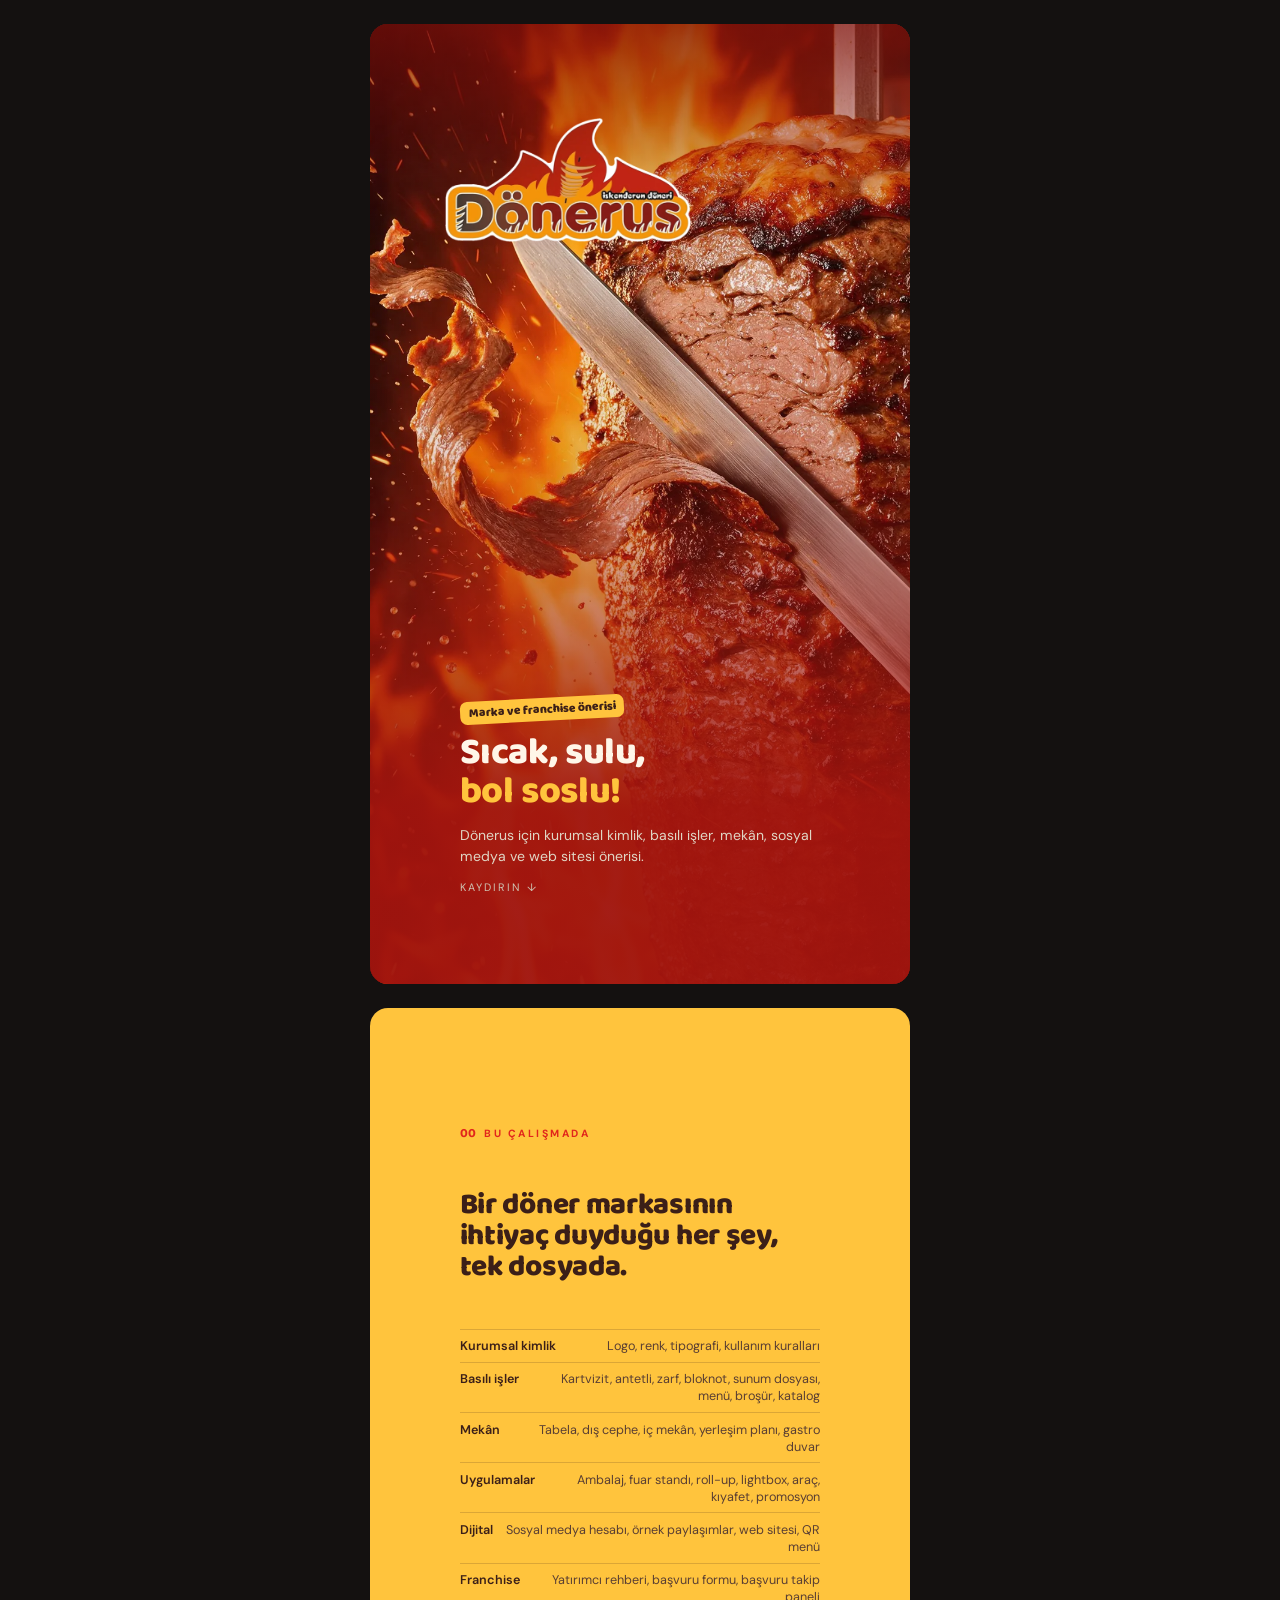
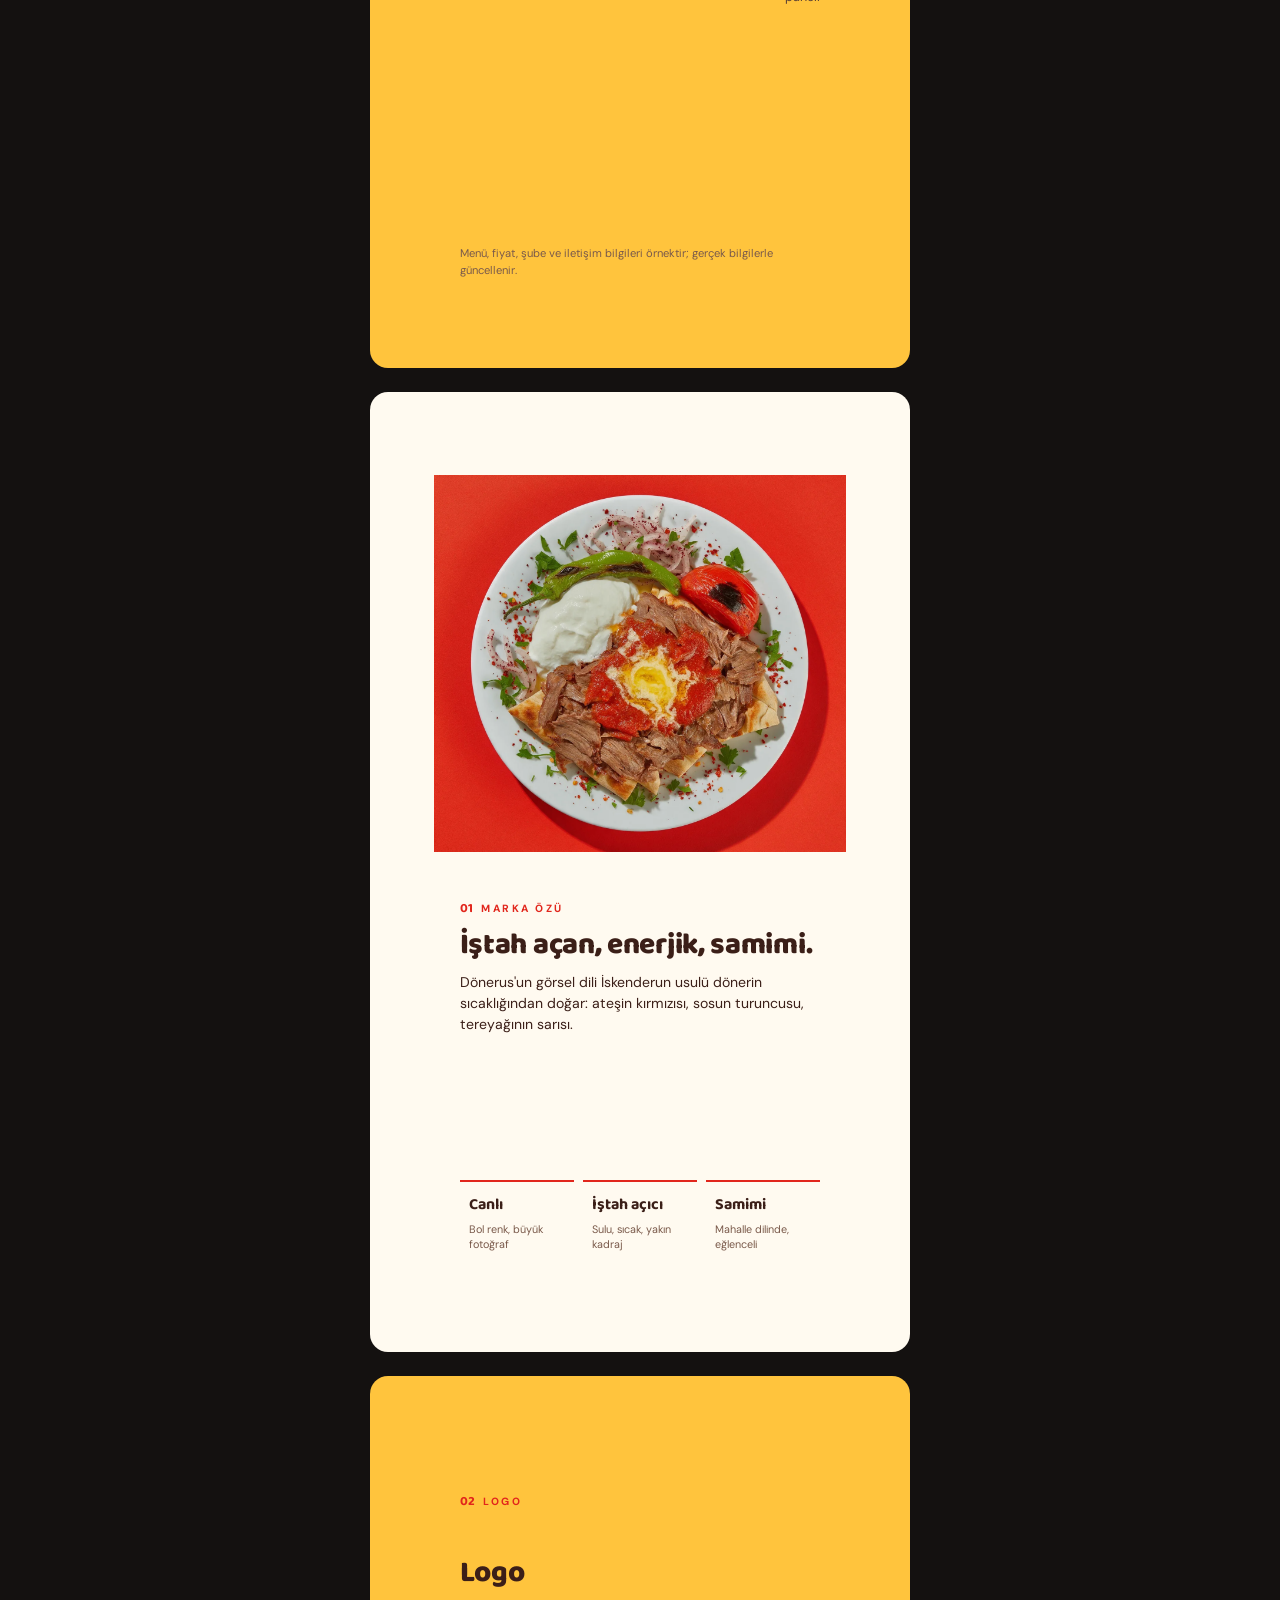
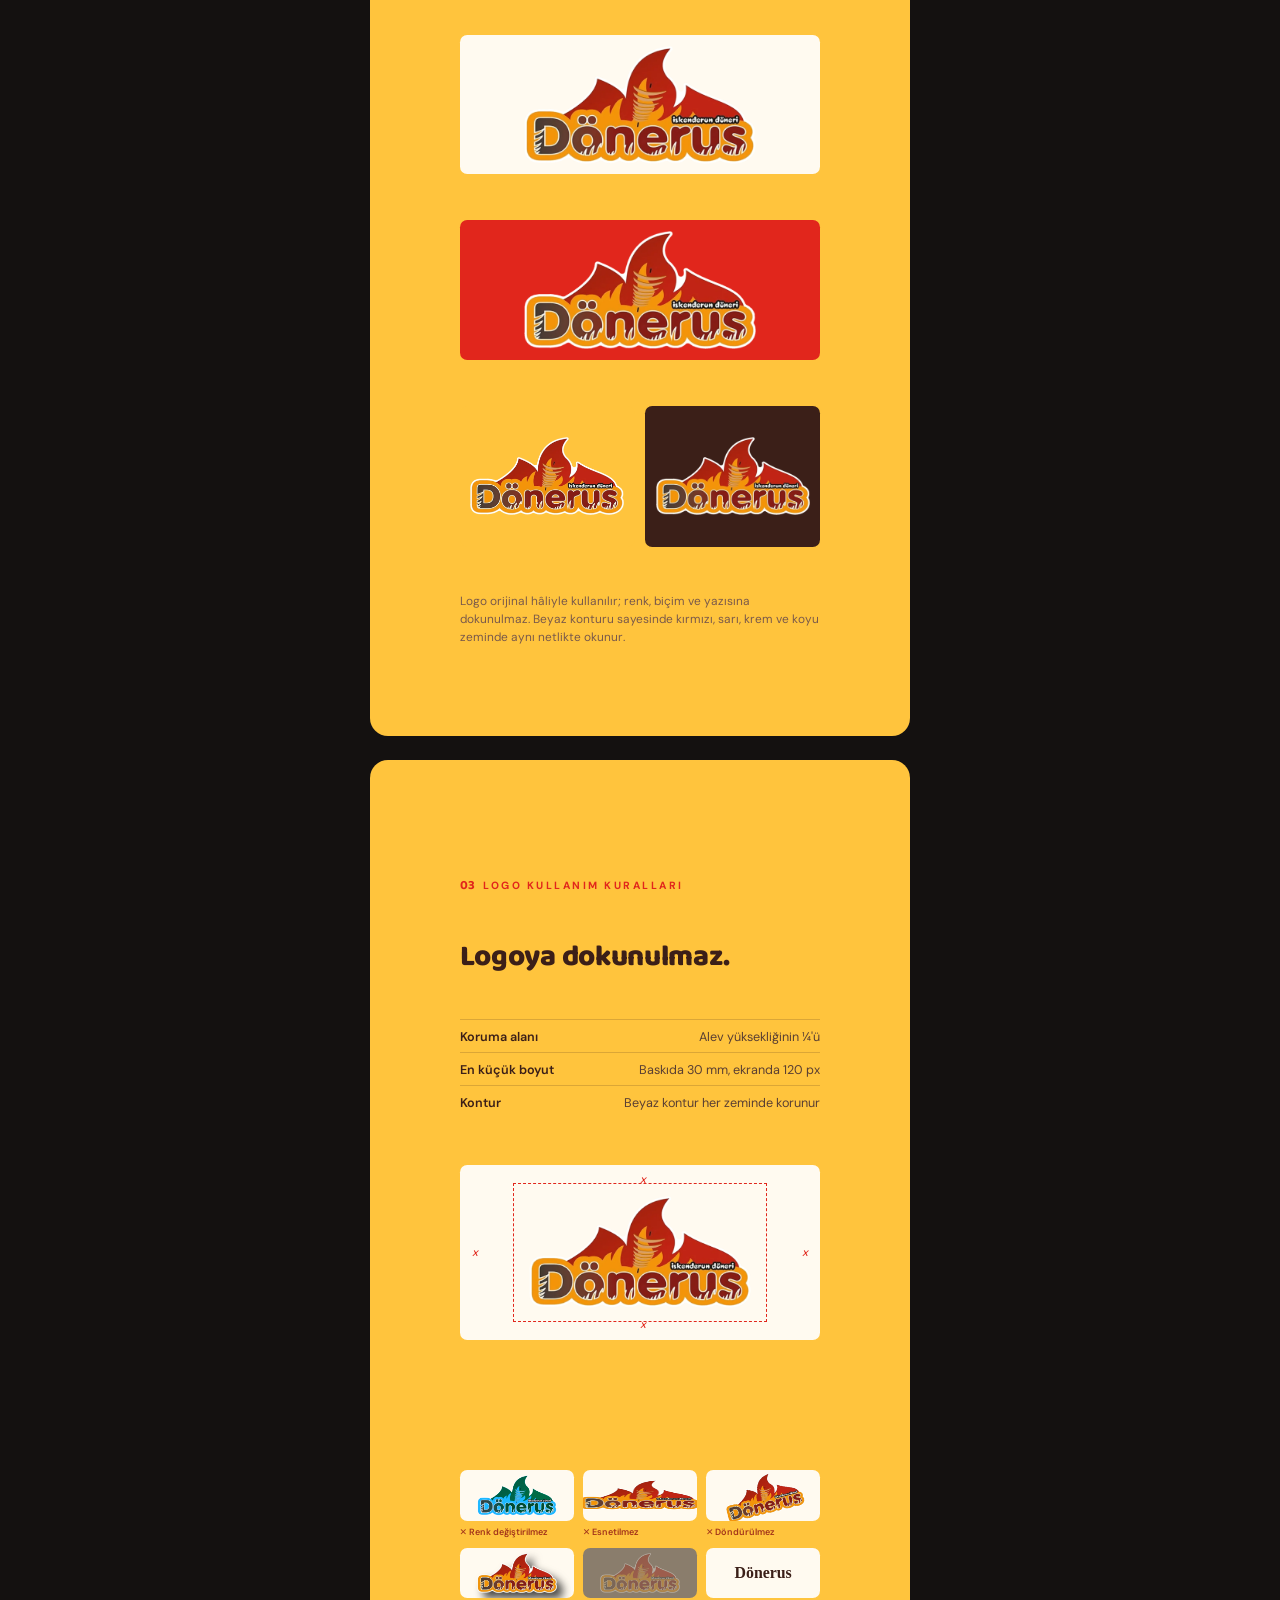
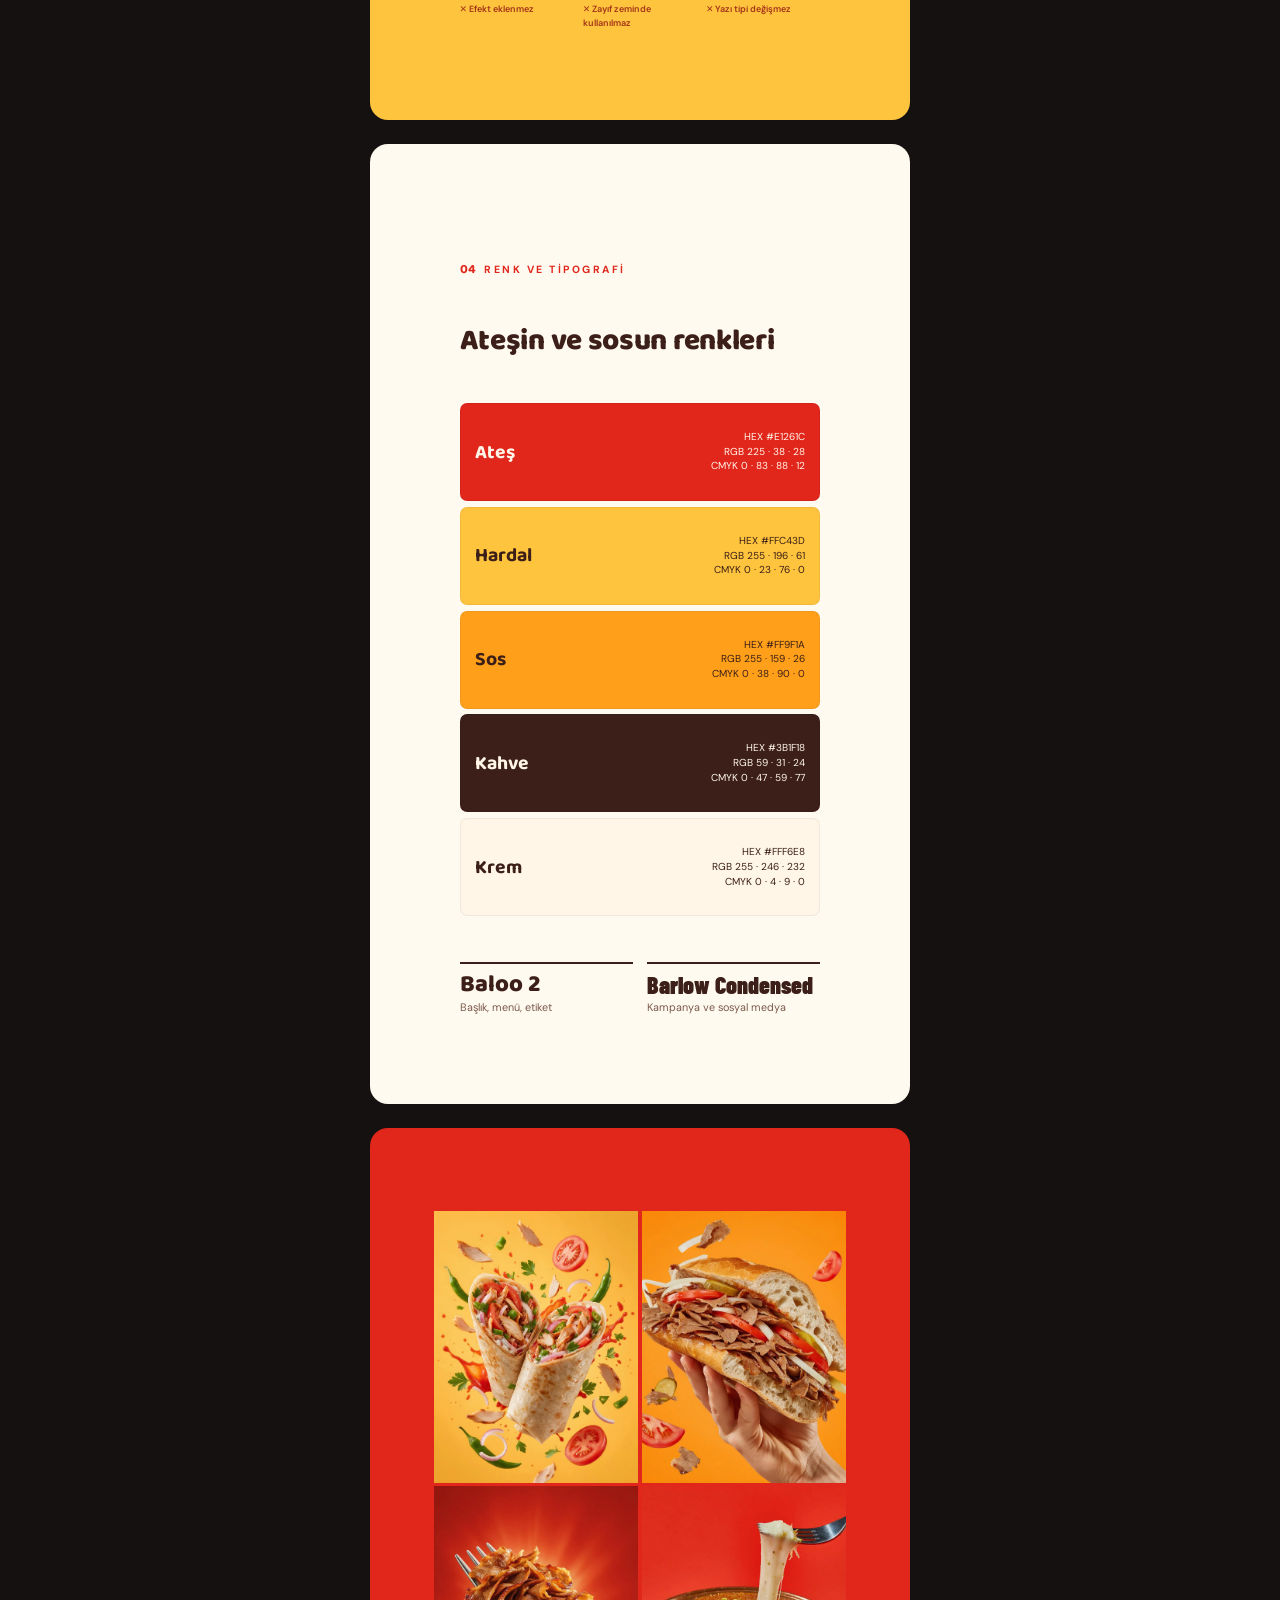
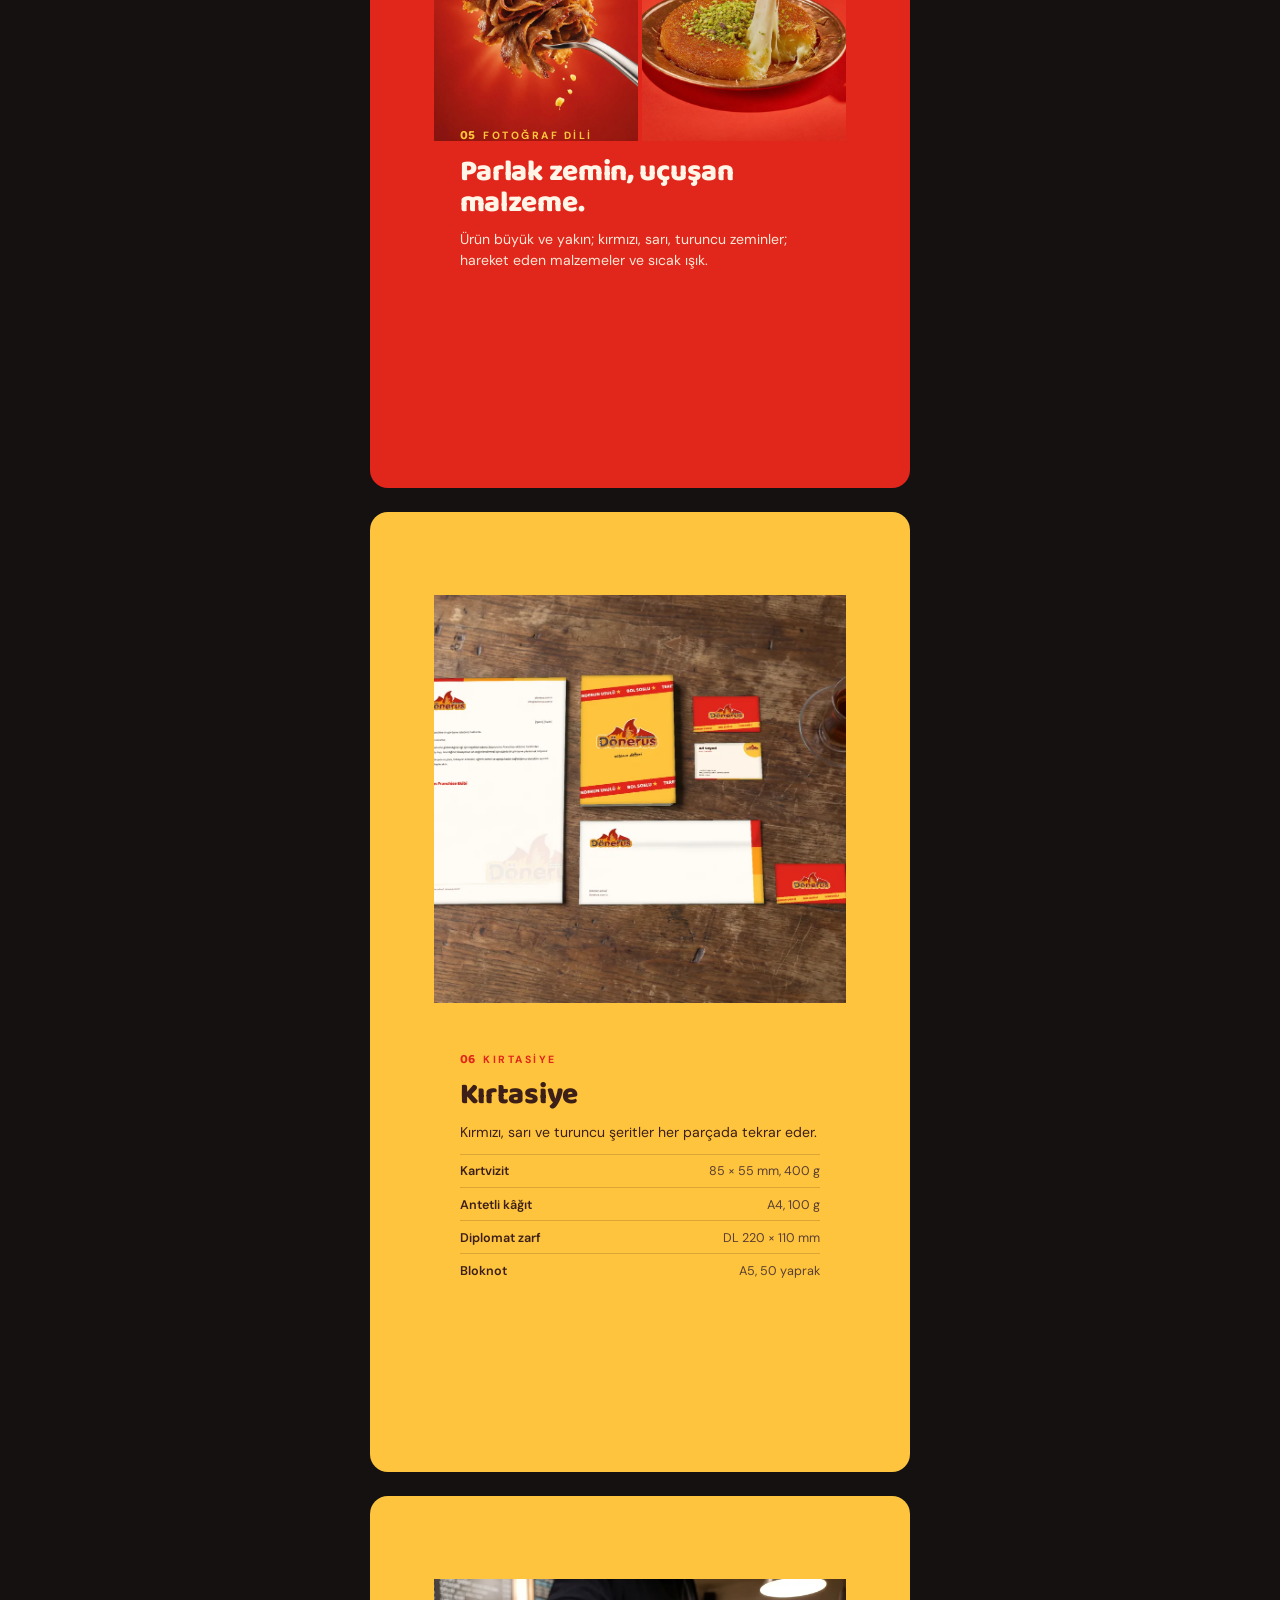
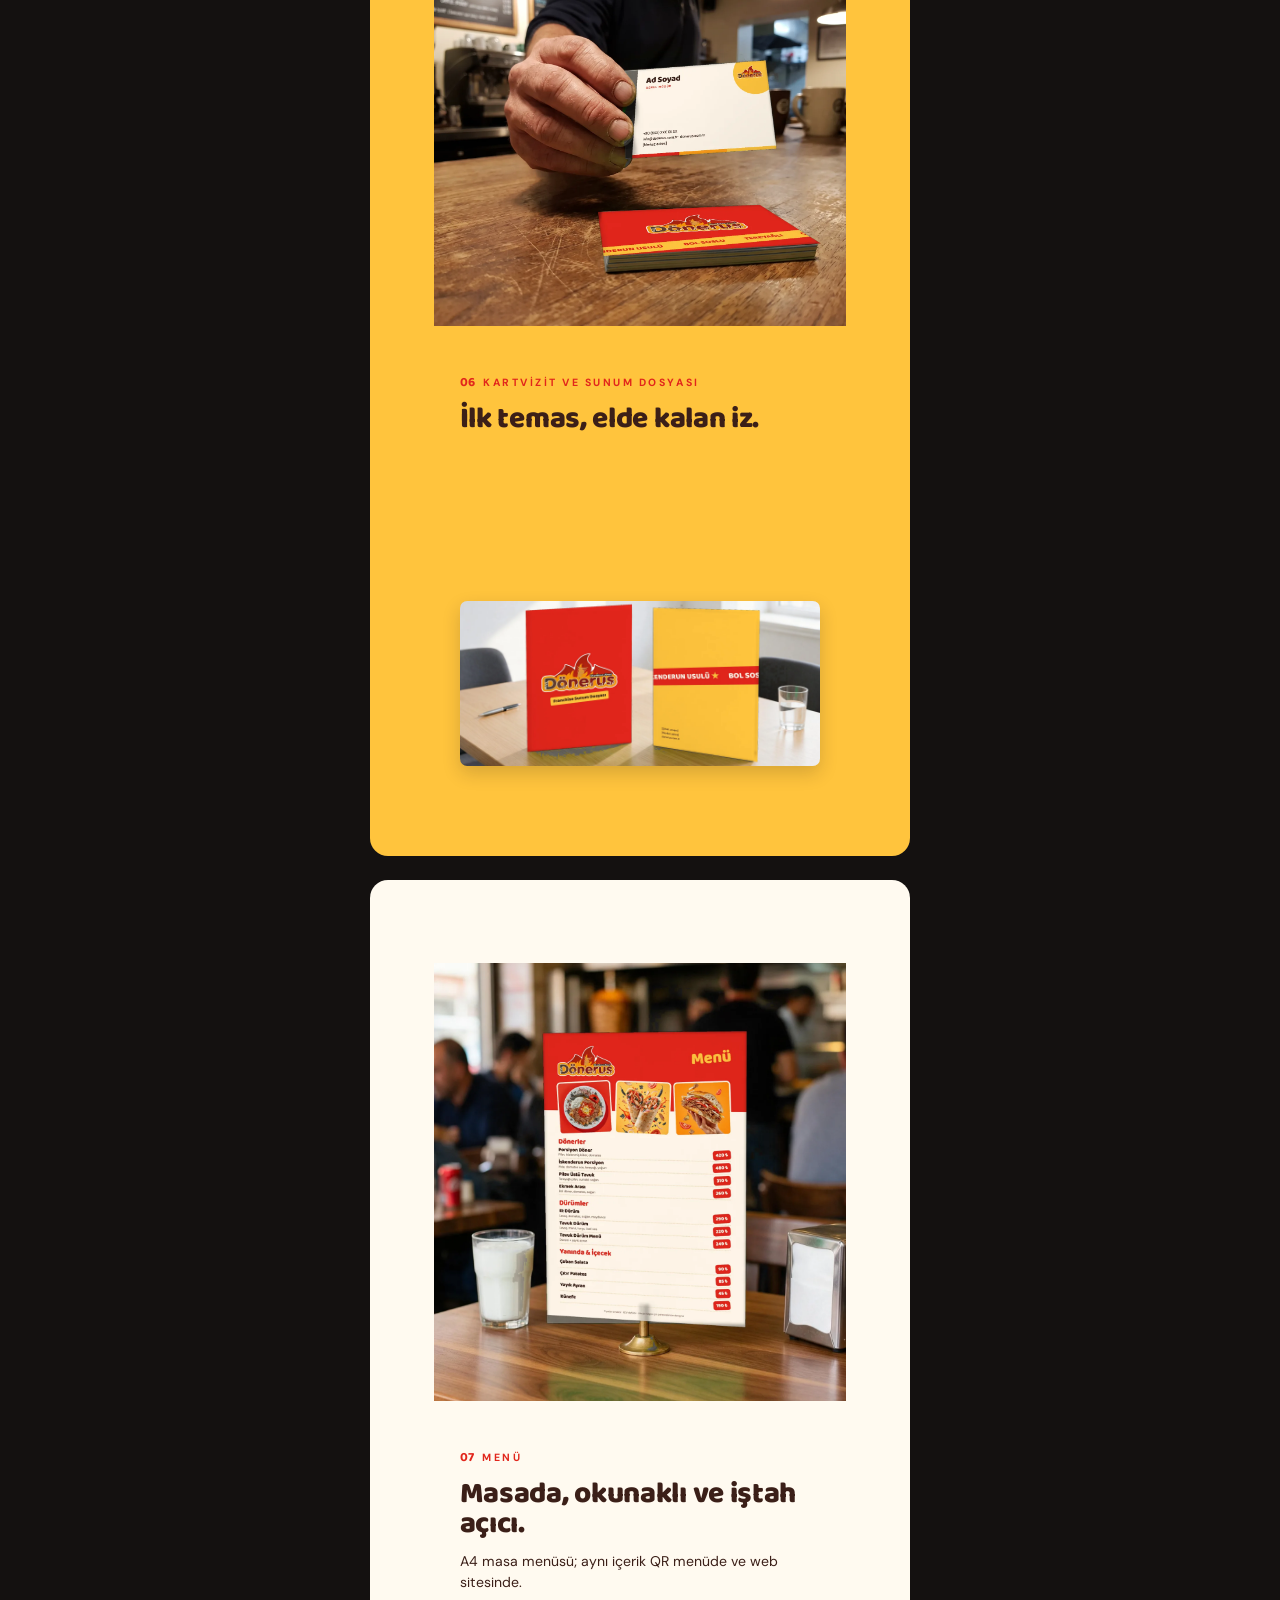
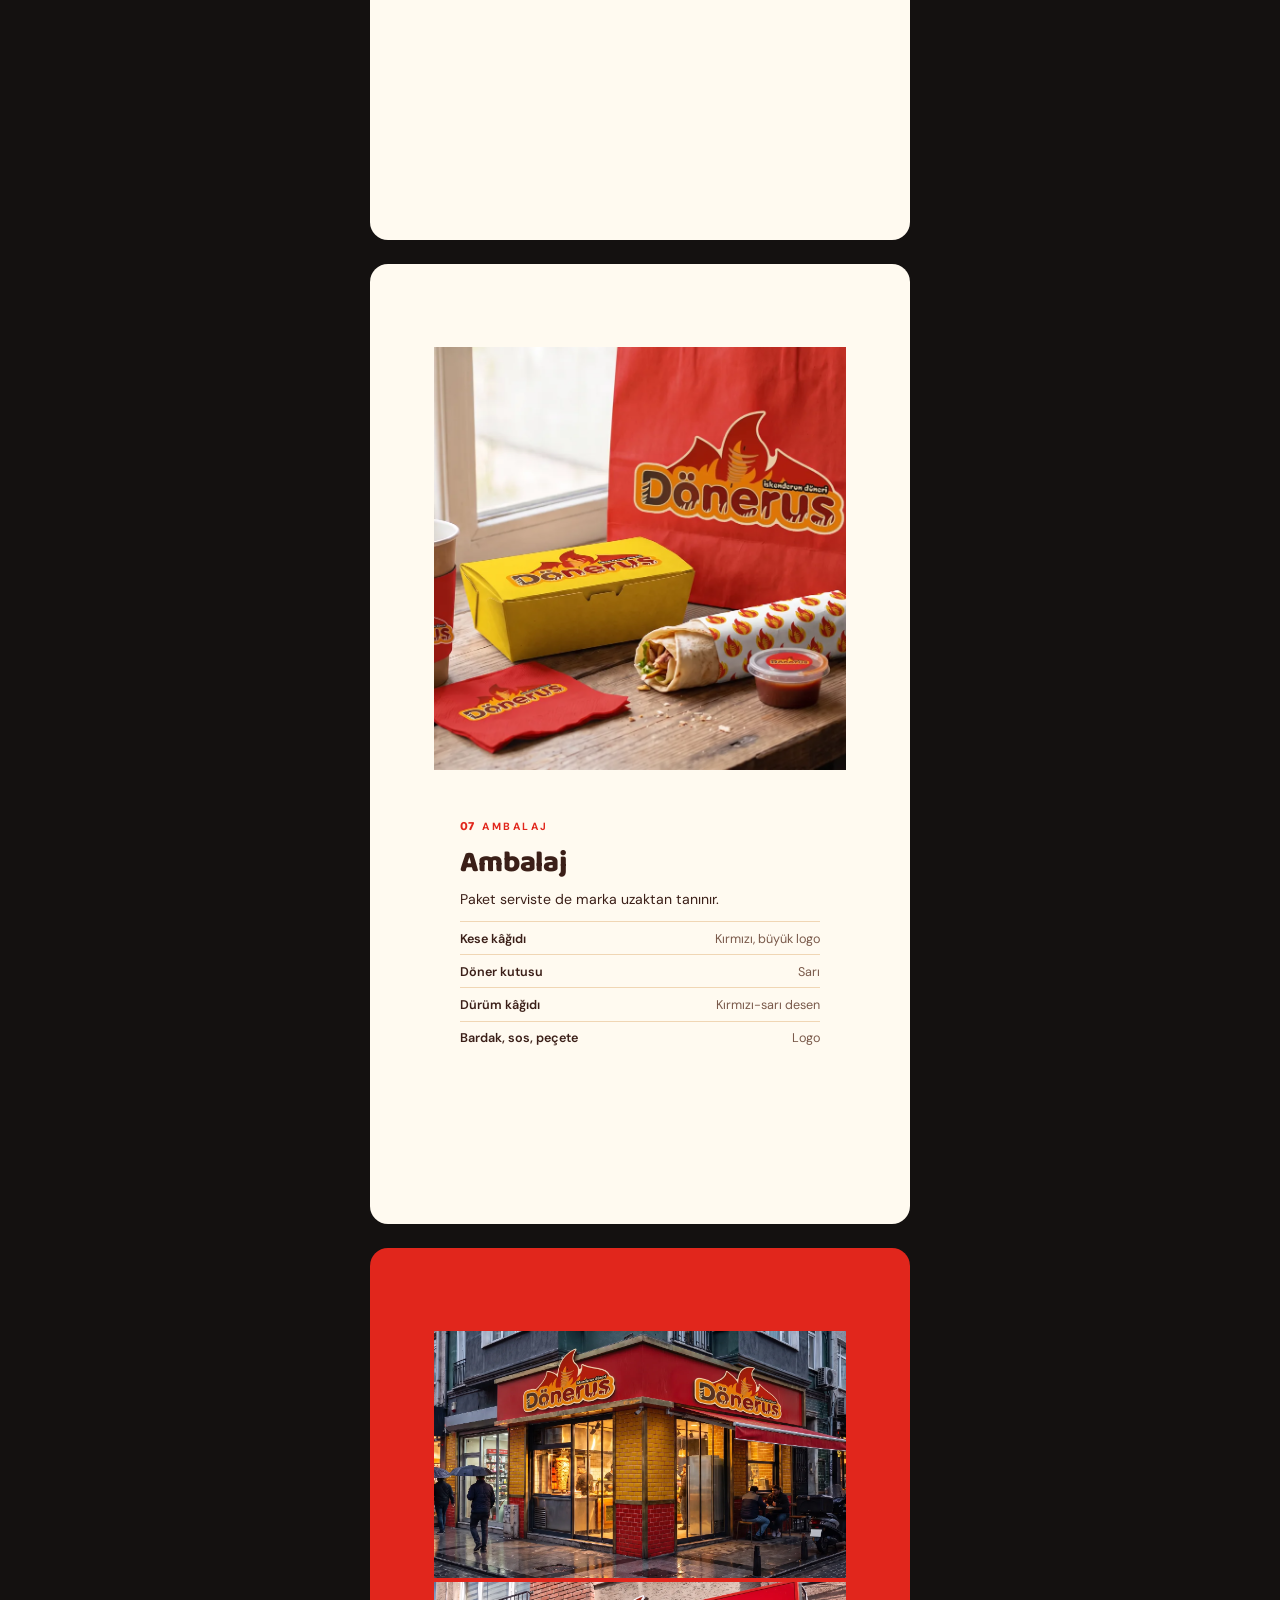
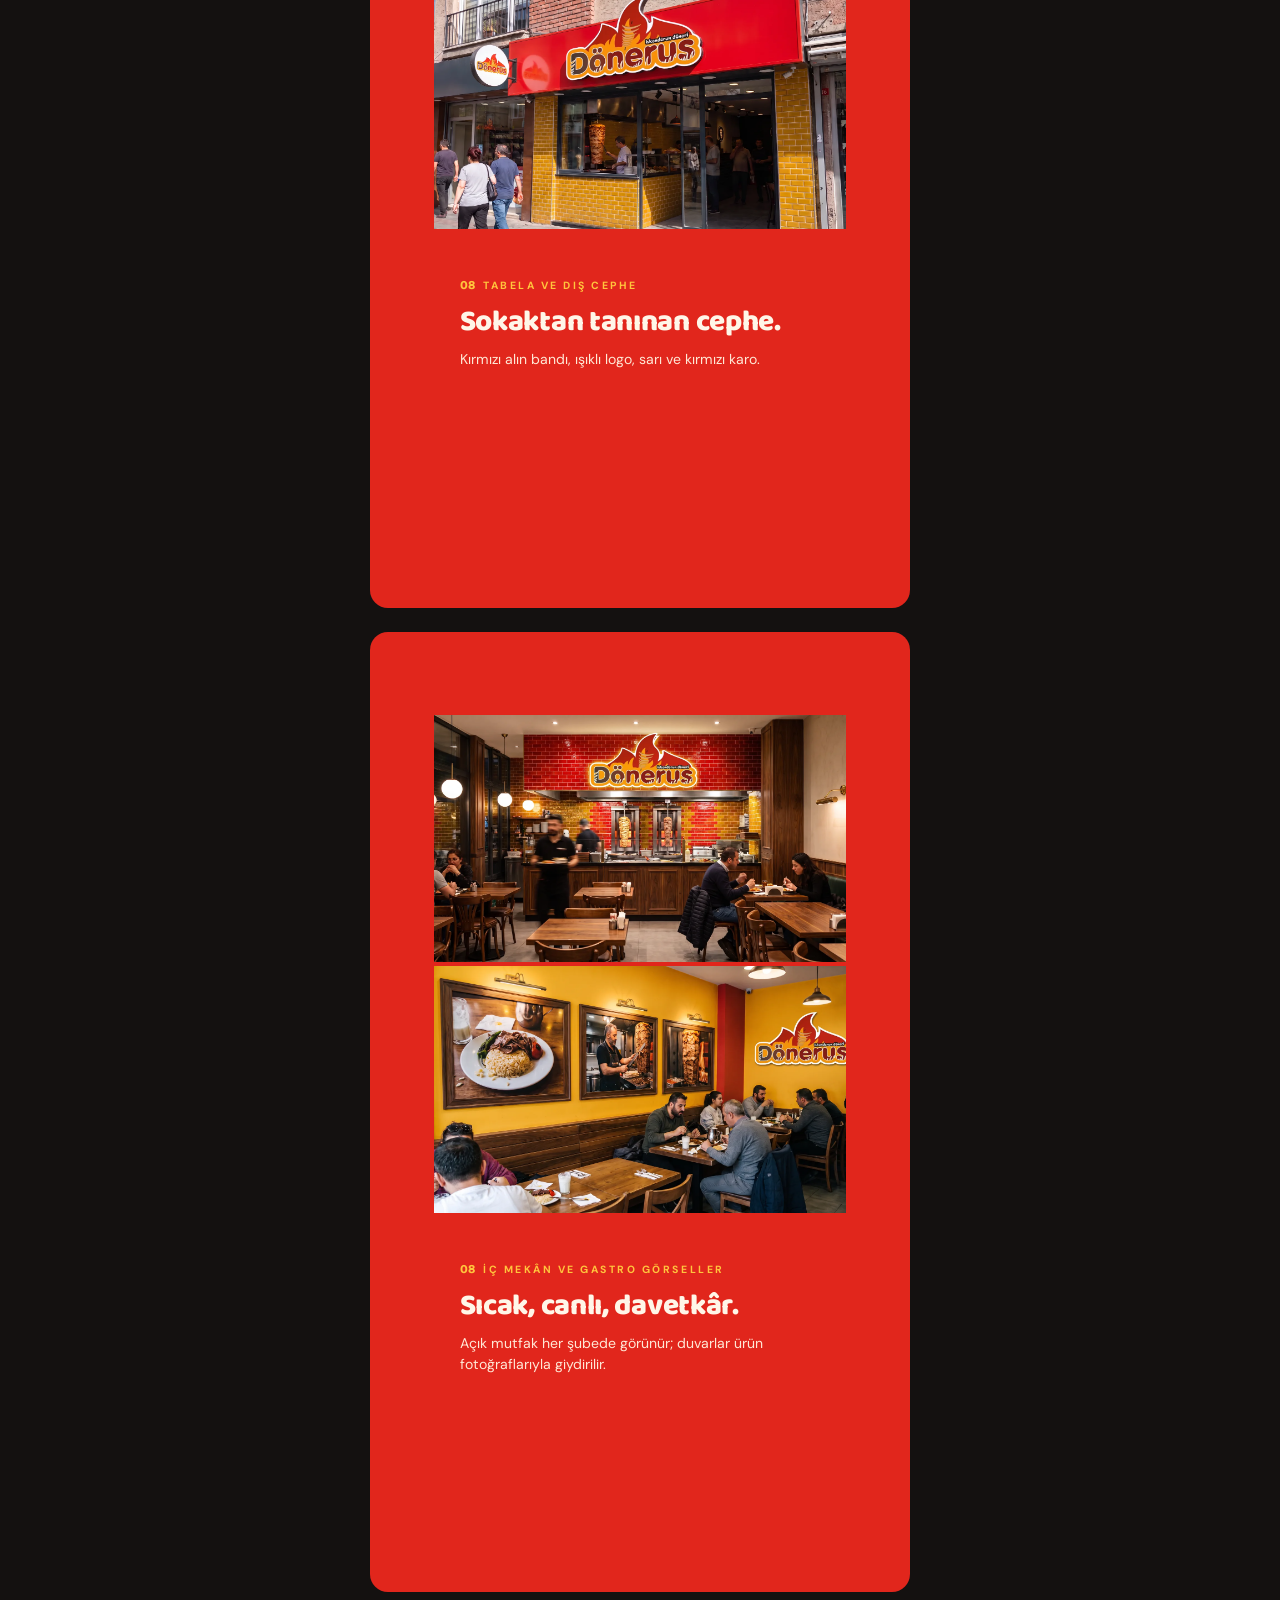
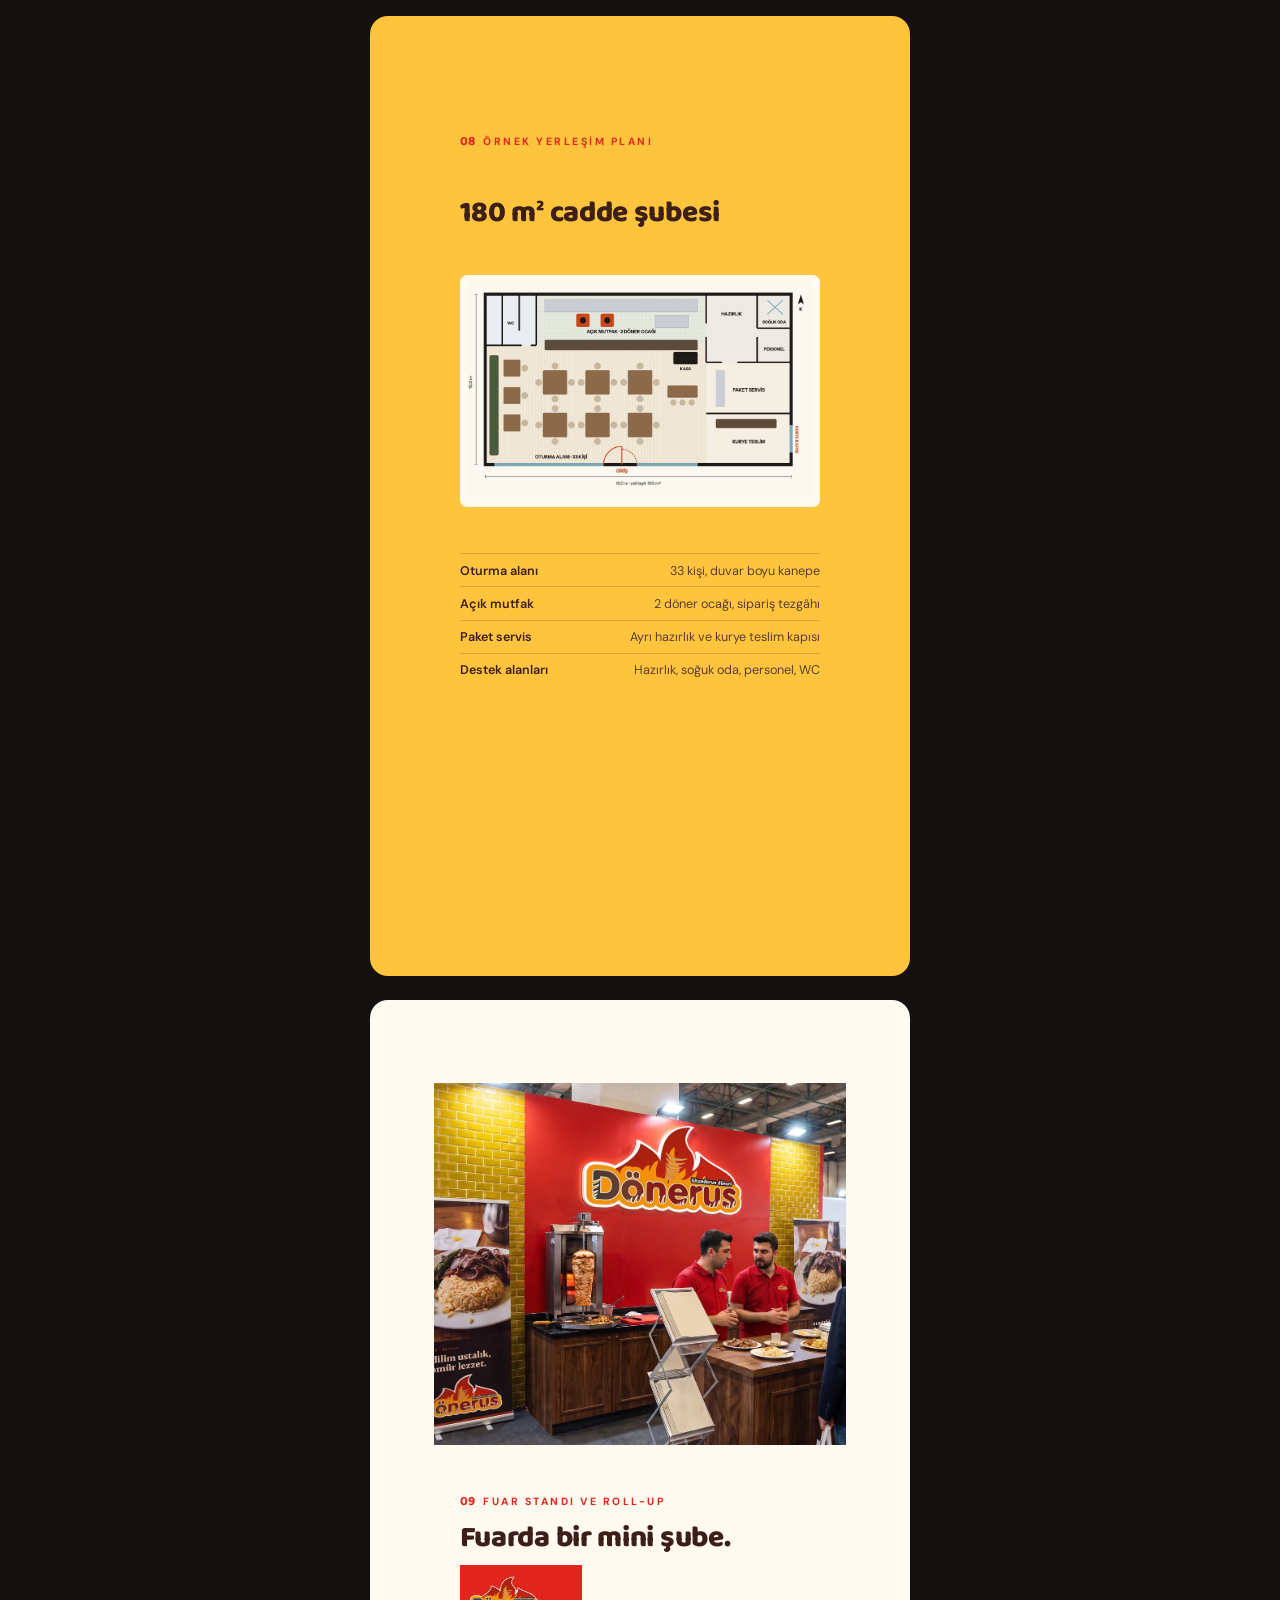
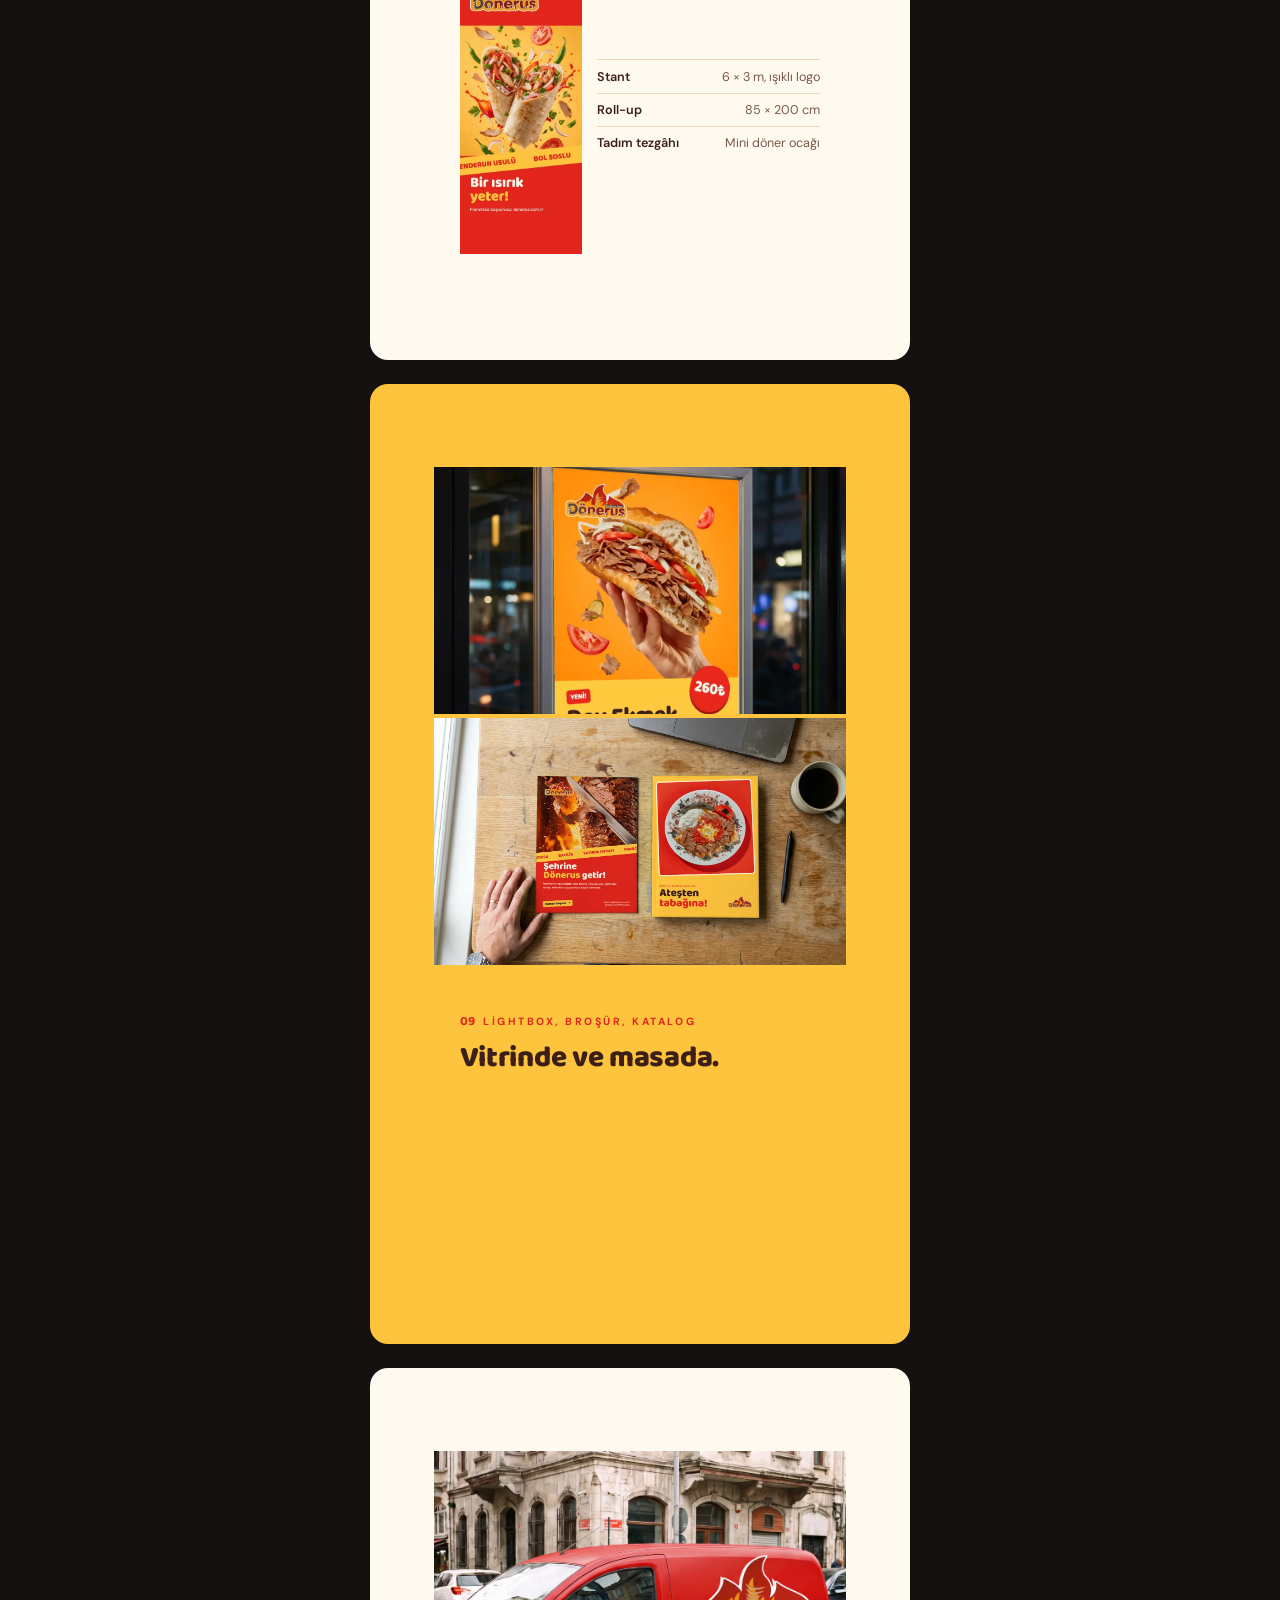
<file: sunum.html>
<!doctype html><html lang="tr"><head><meta charset="utf-8">
<meta name="viewport" content="width=device-width, initial-scale=1, viewport-fit=cover">
<title>Dönerus · Marka ve Franchise Önerisi</title>
<meta name="robots" content="noindex">
<meta property="og:type" content="website"><meta property="og:title" content="Dönerus · Marka ve Franchise Önerisi">
<meta property="og:description" content="Kurumsal kimlik, franchise kiti, sosyal medya ve web sitesi önerisi.">
<meta property="og:url" content="https://servetskr.github.io/donerus/sunum.html"><meta property="og:image" content="https://servetskr.github.io/donerus/assets/img/og-sunum.jpg">
<meta property="og:image:width" content="1200"><meta property="og:image:height" content="630"><meta name="twitter:card" content="summary_large_image">
<meta name="theme-color" content="#E1261C"><link rel="icon" href="favicon.svg"><link rel="apple-touch-icon" href="apple-touch-icon.png">
<link rel="preconnect" href="https://fonts.googleapis.com"><link rel="preconnect" href="https://fonts.gstatic.com" crossorigin>
<link href="https://fonts.googleapis.com/css2?family=Baloo+2:wght@600;700;800&family=Barlow+Condensed:wght@800;900&family=DM+Sans:wght@400;500;700&display=swap" rel="stylesheet">
<style>:where(img){height:auto}
.cik{display:inline-block;align-self:flex-start;background:var(--hardal);color:var(--komur);font-family:'Baloo 2';font-weight:800;font-size:3.4cqw;padding:.6cqw 2.4cqw;border-radius:2cqw;transform:rotate(-3deg)}
:root{--komur:#3B1F18;--koz:#E1261C;--krem:#FFF6E8;--kagit:#FFFAF0;--metin:#3B1F18;--metin2:#7A5A4B;--cizgi:#F0D6B4;--hardal:#FFC43D;--amber:#FF9F1A}
*{box-sizing:border-box;margin:0;padding:0}
html{background:#141110}
body{font-family:'DM Sans',system-ui,sans-serif;color:var(--metin);-webkit-font-smoothing:antialiased;display:flex;flex-direction:column;align-items:center;gap:24px;padding:24px 0}
.kart{position:relative;width:min(100vw,540px);aspect-ratio:9/16;overflow:hidden;background:var(--kagit);container-type:inline-size;display:flex;flex-direction:column;padding:9cqw 7cqw 7cqw;gap:3.6cqw;border-radius:18px}
.kart.krem{background:var(--hardal)}
.kart.koyu{background:var(--koz);color:#FFE8D6}
.kart.koyu h1,.kart.koyu h2{color:var(--krem)}
h1,h2{font-family:'Baloo 2',system-ui,sans-serif;font-weight:800;color:var(--komur);line-height:1.04;letter-spacing:-.01em}
h1{font-size:10.4cqw}h2{font-size:8.2cqw}
p{font-size:3.9cqw;line-height:1.5}
.serif{font-family:'Baloo 2',system-ui,sans-serif}
.no{display:flex;align-items:center;gap:2.4cqw;font-size:2.9cqw;font-weight:700;letter-spacing:.24em;text-transform:uppercase;color:var(--koz)}
.no b{font-family:'Baloo 2',sans-serif;font-size:3.6cqw;letter-spacing:0;color:var(--koz)}
.ust-yazi{font-size:2.9cqw;font-weight:700;letter-spacing:.24em;text-transform:uppercase;color:var(--koz)}
.ust-yazi.acik{color:#F4B48F}
img.tam{position:absolute;inset:0;width:100%;height:100%;object-fit:cover}
.karart{position:absolute;inset:0;background:linear-gradient(180deg,rgba(126,15,10,.75) 0%,rgba(126,15,10,0) 24%,rgba(126,15,10,.15) 45%,rgba(160,20,14,.96) 82%)}
.karart.hafif{background:linear-gradient(180deg,rgba(31,26,23,0) 50%,rgba(31,26,23,.9) 100%)}
.ust-logo{position:relative;width:68%;margin-left:-4cqw;margin-top:-6cqw}
.ust-logo img{width:100%}
.alt-blok{position:relative;margin-top:auto;display:flex;flex-direction:column;gap:3.6cqw;color:#e6dccb}
.alt-blok p{color:#e0d5c4}
.kaydir{font-size:3cqw;letter-spacing:.2em;text-transform:uppercase;color:#cfc3b2}
.ustg{margin:-9cqw -7cqw 0;flex:none;overflow:hidden}
.ustg img{width:100%;height:100%;object-fit:cover}
.icerik{display:flex;flex-direction:column;gap:3cqw;flex:1;min-height:0}
.koyu-ic{color:#FFE8D6}
.kart.koyu .no,.kart.koyu .no b{color:var(--hardal)}
.kart.krem .no,.kart.krem .no b{color:var(--koz)}
.kart.krem .madde li{border-color:rgba(59,31,24,.18)}
.kart.krem .madde span{color:#5a3f33}
.madde{list-style:none;display:flex;flex-direction:column}
.madde li{display:flex;justify-content:space-between;gap:3cqw;border-top:1px solid var(--cizgi);padding:2.1cqw 0;font-size:3.5cqw;line-height:1.35}
.koyu .madde li{border-color:#3d3530}
.madde b{color:var(--komur);font-weight:600;flex:none;max-width:46%}
.koyu .madde b{color:var(--krem)}
.madde span{color:var(--metin2);text-align:right}
.not{font-size:3.1cqw;color:var(--metin2);margin-top:auto}
.not.acik{color:#b3a795}
.kucuk{font-size:3.3cqw;color:var(--metin2)}
.uclu{display:grid;grid-template-columns:repeat(3,1fr);gap:2.4cqw;margin-top:auto}
.uclu div{background:var(--kagit);border-top:.8cqw solid var(--koz);padding:3cqw 2.6cqw;display:flex;flex-direction:column;gap:1.4cqw}
.uclu b{font-family:'Baloo 2',sans-serif;font-size:4.4cqw;color:var(--komur)}
.uclu span{font-size:3cqw;line-height:1.35;color:var(--metin2)}
.logo-kutu{display:flex;align-items:center;justify-content:center;padding:3cqw;border-radius:2cqw;flex:1;min-height:0}
.logo-kutu img{max-width:100%;max-height:100%;object-fit:contain}
.logo-kutu.acik{background:var(--kagit)}.logo-kutu.koyu{background:var(--komur)}
.ikili{display:grid;grid-template-columns:1fr 1fr;gap:3cqw;flex:1.2;min-height:0}
.yanlis{display:grid;grid-template-columns:repeat(3,minmax(0,1fr));gap:2.4cqw;margin-top:auto}
.yanlis p{font-size:2.5cqw!important}
.yk{height:14cqw!important}
.koruma{position:relative;background:var(--kagit);border-radius:2cqw;padding:5cqw;display:flex;justify-content:center}
.koruma-ic{border:.4cqw dashed var(--koz);padding:3.4cqw 4cqw;width:78%}
.koruma-ic img{width:100%;display:block}
.x{position:absolute;font-family:'Baloo 2',sans-serif;font-style:italic;font-size:3.4cqw;color:var(--koz)}
.x1{top:1.6cqw;left:50%}.x2{bottom:1.6cqw;left:50%}.x3{left:3.4cqw;top:45%}.x4{right:3.4cqw;top:45%}
.yk{background:var(--kagit);height:20cqw;border-radius:2cqw;display:flex;align-items:center;justify-content:center;overflow:hidden;padding:2cqw}
.yk.gri{background:#8a7d6c}
.yk img{width:80%}
.yanlis p{font-size:3cqw;font-weight:600;color:#a3341a;margin-top:1.4cqw}
.renkler{display:flex;flex-direction:column;gap:1.6cqw;flex:1}
.renkler div{flex:1;border-radius:2cqw;padding:2.6cqw 4cqw;display:flex;justify-content:space-between;align-items:center;border:1px solid rgba(0,0,0,.06)}
.renkler b{font-family:'Baloo 2',sans-serif;font-size:5.4cqw}
.renkler span{font-size:2.8cqw;text-align:right;line-height:1.45}
.tip{display:grid;grid-template-columns:1fr 1fr;gap:4cqw}
.tip div{border-top:.8cqw solid var(--komur);padding-top:2.4cqw;display:flex;flex-direction:column;gap:1cqw}
.tip b{font-size:6.6cqw;color:var(--komur);line-height:1}
.tip span{font-size:3cqw;color:var(--metin2)}
.dortlu{margin:-9cqw -7cqw 0;display:grid;grid-template-columns:1fr 1fr;gap:1cqw;height:62%;flex:none}
.dortlu img{width:100%;height:100%;object-fit:cover}
.ikili-dikey{margin:-9cqw -7cqw 0;display:grid;grid-template-rows:1fr 1fr;gap:1cqw;height:66%;flex:none}
.ikili-dikey img{width:100%;height:100%;object-fit:cover;min-height:0}
img.cerceve{width:100%;border-radius:2cqw;box-shadow:0 2cqw 5cqw rgba(31,26,23,.18);margin-top:auto;object-fit:cover;max-height:42%}
.plan{background:var(--kagit);border-radius:2cqw;padding:2cqw}
.plan img{width:100%}
.yan-yana{display:flex;gap:4cqw;align-items:center}
.yan-yana.ust-hiza{align-items:flex-start}
.yan-yana>.madde{flex:1}
.telefon{flex:none;width:44%;border:1.6cqw solid #111;border-radius:6cqw;overflow:hidden;background:#111;box-shadow:0 3cqw 7cqw rgba(31,26,23,.28)}
.telefon img{width:100%;display:block;border-radius:4.4cqw}
.gonderiler{display:grid;grid-template-columns:1fr 1fr 1fr;gap:2.4cqw}
.gonderiler figure{display:flex;flex-direction:column;gap:1.2cqw}
.gonderiler img{width:100%;aspect-ratio:1;object-fit:cover;border-radius:1.6cqw;box-shadow:0 1.4cqw 3cqw rgba(31,26,23,.14)}
.gonderiler figcaption{font-size:2.8cqw;font-weight:600;color:var(--metin2)}
.altyazilar{display:flex;flex-direction:column;gap:2cqw;margin-top:auto}
.altyazi{font-size:3cqw;line-height:1.5;background:var(--kagit);border-radius:2cqw;padding:2.6cqw 3cqw}
.web-ust{display:flex;flex-direction:column;gap:3cqw}
.qr-satir{display:flex;align-items:center;gap:4cqw;background:var(--kagit);border-radius:3cqw;padding:3cqw;margin-top:auto}
.qr-satir img{width:24cqw;height:24cqw;border-radius:1.6cqw}
.qr-satir div{display:flex;flex-direction:column;gap:1.4cqw}
.qr-satir b{font-size:3.7cqw;color:var(--komur)}
.qr-satir span{font-size:3.1cqw;color:var(--metin2)}
.koyu-qr{background:rgba(242,232,216,.1);backdrop-filter:blur(8px)}
.koyu-qr b{color:var(--krem)}.koyu-qr span{color:#cfc3b2}
.btn{display:inline-flex;align-self:flex-start;align-items:center;gap:2cqw;background:var(--koz);color:var(--krem);font-family:'Baloo 2';font-weight:800;box-shadow:0 1cqw 0 #9A1712;font-size:3.4cqw;padding:2.6cqw 4.4cqw;border-radius:99px;text-decoration:none}
.koyu-btn{margin-top:auto}
@media (max-width:540px){body{padding:0;gap:0}.kart{border-radius:0}}
@media print{
  @page{size:1080px 1920px;margin:0}
  html,body{background:none;padding:0;gap:0;display:block}
  .kart{width:1080px;border-radius:0;page-break-after:always;break-after:page}
  .kaydir{display:none}
}
</style></head><body>
<section class="kart koyu" style=""><img width="1200" height="1600" class="tam" src="assets/sunum/gorsel_j3_doner_ates.webp" alt="Alevin önünde kesilen döner" style="object-position:40% 50%">
<div class="karart"></div>
<div class="ust-logo"><img width="1200" height="607" src="assets/sunum/donerus_logo_tam.webp" alt="Dönerus"></div>
<div class="alt-blok"><span class="cik">Marka ve franchise önerisi</span>
<h1>Sıcak, sulu,<br><span style="color:var(--hardal)">bol soslu!</span></h1>
<p>Dönerus için kurumsal kimlik, basılı işler, mekân, sosyal medya ve web sitesi önerisi.</p>
<span class="kaydir">Kaydırın ↓</span></div></section><section class="kart krem" style=""><div class="no"><b>00</b>Bu çalışmada</div>
<h2>Bir döner markasının ihtiyaç duyduğu her şey, tek dosyada.</h2>
<ul class="madde"><li><b>Kurumsal kimlik</b><span>Logo, renk, tipografi, kullanım kuralları</span></li><li><b>Basılı işler</b><span>Kartvizit, antetli, zarf, bloknot, sunum dosyası, menü, broşür, katalog</span></li><li><b>Mekân</b><span>Tabela, dış cephe, iç mekân, yerleşim planı, gastro duvar</span></li><li><b>Uygulamalar</b><span>Ambalaj, fuar standı, roll-up, lightbox, araç, kıyafet, promosyon</span></li><li><b>Dijital</b><span>Sosyal medya hesabı, örnek paylaşımlar, web sitesi, QR menü</span></li><li><b>Franchise</b><span>Yatırımcı rehberi, başvuru formu, başvuru takip paneli</span></li></ul>
<p class="not">Menü, fiyat, şube ve iletişim bilgileri örnektir; gerçek bilgilerle güncellenir.</p></section><section class="kart " style=""><div class="ustg" style="height:50%"><img width="1400" height="1400" src="assets/sunum/gorsel_j2_iskender_tepe.webp" alt="İskenderun porsiyon" style="object-position:50% 50%"></div>
<div class="icerik"><div class="no"><b>01</b>Marka özü</div><h2>İştah açan, enerjik, samimi.</h2>
<p>Dönerus'un görsel dili İskenderun usulü dönerin sıcaklığından doğar: ateşin kırmızısı, sosun turuncusu, tereyağının sarısı.</p>
<div class="uclu"><div><b>Canlı</b><span>Bol renk, büyük fotoğraf</span></div><div><b>İştah açıcı</b><span>Sulu, sıcak, yakın kadraj</span></div><div><b>Samimi</b><span>Mahalle dilinde, eğlenceli</span></div></div></div></section><section class="kart krem" style=""><div class="no"><b>02</b>Logo</div><h2>Logo</h2>
<div class="logo-kutu acik"><img loading="lazy" decoding="async" width="1200" height="607" src="assets/sunum/donerus_logo_tam.webp" alt="Logo açık zeminde"></div>
<div class="logo-kutu koyu" style="background:var(--koz)"><img loading="lazy" decoding="async" width="1200" height="607" src="assets/sunum/donerus_logo_tam.webp" alt="Logo kırmızı zeminde"></div>
<div class="ikili"><div class="logo-kutu" style="background:var(--hardal)"><img loading="lazy" decoding="async" width="1200" height="607" src="assets/sunum/donerus_logo_tam.webp" alt="Logo sarı zeminde"></div><div class="logo-kutu koyu"><img loading="lazy" decoding="async" width="800" height="404" src="assets/sunum/donerus_logo_isaret.webp" alt="Logo koyu zeminde"></div></div>
<p class="kucuk">Logo orijinal hâliyle kullanılır; renk, biçim ve yazısına dokunulmaz. Beyaz konturu sayesinde kırmızı, sarı, krem ve koyu zeminde aynı netlikte okunur.</p></section><section class="kart krem" style=""><div class="no"><b>03</b>Logo kullanım kuralları</div><h2>Logoya dokunulmaz.</h2>
<ul class="madde"><li><b>Koruma alanı</b><span>Alev yüksekliğinin ¼'ü</span></li><li><b>En küçük boyut</b><span>Baskıda 30 mm, ekranda 120 px</span></li><li><b>Kontur</b><span>Beyaz kontur her zeminde korunur</span></li></ul>
<div class="koruma"><div class="koruma-ic"><img loading="lazy" decoding="async" width="1200" height="607" src="assets/sunum/donerus_logo_tam.webp" alt="Koruma alanı içinde logo"></div><span class="x x1">x</span><span class="x x2">x</span><span class="x x3">x</span><span class="x x4">x</span></div>
<div class="yanlis"><div><div class="yk "><img loading="lazy" decoding="async" width="1200" height="607" src="assets/sunum/donerus_logo_tam.webp" alt="" style="filter:hue-rotate(160deg)"></div><p>✕ Renk değiştirilmez</p></div><div><div class="yk "><img loading="lazy" decoding="async" width="1200" height="607" src="assets/sunum/donerus_logo_tam.webp" alt="" style="transform:scaleX(1.5) scaleY(.75)"></div><p>✕ Esnetilmez</p></div><div><div class="yk "><img loading="lazy" decoding="async" width="1200" height="607" src="assets/sunum/donerus_logo_tam.webp" alt="" style="transform:rotate(-14deg)"></div><p>✕ Döndürülmez</p></div><div><div class="yk "><img loading="lazy" decoding="async" width="1200" height="607" src="assets/sunum/donerus_logo_tam.webp" alt="" style="filter:drop-shadow(6px 6px 4px rgba(0,0,0,.7)) blur(.6px)"></div><p>✕ Efekt eklenmez</p></div><div><div class="yk gri"><img loading="lazy" decoding="async" width="1200" height="607" src="assets/sunum/donerus_logo_tam.webp" alt="" style="opacity:.35"></div><p>✕ Zayıf zeminde kullanılmaz</p></div><div><div class="yk "><span style="font-family:Times New Roman;font-weight:700;font-size:4.4cqw;color:#3B1F18">Dönerus</span></div><p>✕ Yazı tipi değişmez</p></div></div></section><section class="kart " style=""><div class="no"><b>04</b>Renk ve tipografi</div><h2>Ateşin ve sosun renkleri</h2>
<div class="renkler"><div style="background:#E1261C;color:#FFF6E8"><b>Ateş</b><span>HEX #E1261C<br>RGB 225 · 38 · 28<br>CMYK 0 · 83 · 88 · 12</span></div><div style="background:#FFC43D;color:#3B1F18"><b>Hardal</b><span>HEX #FFC43D<br>RGB 255 · 196 · 61<br>CMYK 0 · 23 · 76 · 0</span></div><div style="background:#FF9F1A;color:#3B1F18"><b>Sos</b><span>HEX #FF9F1A<br>RGB 255 · 159 · 26<br>CMYK 0 · 38 · 90 · 0</span></div><div style="background:#3B1F18;color:#FFF6E8"><b>Kahve</b><span>HEX #3B1F18<br>RGB 59 · 31 · 24<br>CMYK 0 · 47 · 59 · 77</span></div><div style="background:#FFF6E8;color:#3B1F18"><b>Krem</b><span>HEX #FFF6E8<br>RGB 255 · 246 · 232<br>CMYK 0 · 4 · 9 · 0</span></div></div>
<div class="tip"><div><b style="font-family:'Baloo 2';font-weight:800">Baloo 2</b><span>Başlık, menü, etiket</span></div><div><b style="font-family:'Barlow Condensed';font-weight:900">Barlow Condensed</b><span>Kampanya ve sosyal medya</span></div></div></section><section class="kart koyu" style=""><div class="dortlu"><img loading="lazy" decoding="async" width="1050" height="1400" src="assets/sunum/gorsel_j1_durum_ucan.webp" alt=""><img loading="lazy" decoding="async" width="1400" height="1400" src="assets/sunum/gorsel_j4_ekmek_arasi.webp" alt=""><img loading="lazy" decoding="async" width="1120" height="1400" src="assets/sunum/gorsel_s_catal.webp" alt=""><img loading="lazy" decoding="async" width="1400" height="1400" src="assets/sunum/gorsel_m_kunefe.webp" alt=""></div>
<div class="icerik koyu-ic"><div class="no"><b>05</b>Fotoğraf dili</div><h2>Parlak zemin, uçuşan malzeme.</h2><p>Ürün büyük ve yakın; kırmızı, sarı, turuncu zeminler; hareket eden malzemeler ve sıcak ışık.</p></div></section><section class="kart krem" style=""><div class="ustg" style="height:54%"><img loading="lazy" decoding="async" width="1600" height="893" src="assets/sunum/gorsel_g_kirtasiye_son.webp" alt="Kırtasiye seti" style="object-position:50% 50%"></div><div class="icerik"><div class="no"><b>06</b>Kırtasiye</div><h2>Kırtasiye</h2><p>Kırmızı, sarı ve turuncu şeritler her parçada tekrar eder.</p><ul class="madde"><li><b>Kartvizit</b><span>85 × 55 mm, 400 g</span></li><li><b>Antetli kâğıt</b><span>A4, 100 g</span></li><li><b>Diplomat zarf</b><span>DL 220 × 110 mm</span></li><li><b>Bloknot</b><span>A5, 50 yaprak</span></li></ul></div></section><section class="kart krem" style=""><div class="ustg" style="height:46%"><img loading="lazy" decoding="async" width="1600" height="1195" src="assets/sunum/gorsel_g_kartvizit_son.webp" alt="Kartvizit" style="object-position:50% 50%"></div>
<div class="icerik"><div class="no"><b>06</b>Kartvizit ve sunum dosyası</div><h2>İlk temas, elde kalan iz.</h2>
<img loading="lazy" decoding="async" width="1600" height="900" class="cerceve" src="assets/sunum/gorsel_g_dosya_son.webp" alt="Sunum dosyası"></div></section><section class="kart " style=""><div class="ustg" style="height:58%"><img loading="lazy" decoding="async" width="1200" height="1600" src="assets/sunum/gorsel_g_menu_son.webp" alt="Masadaki menü" style="object-position:50% 50%"></div>
<div class="icerik"><div class="no"><b>07</b>Menü</div><h2>Masada, okunaklı ve iştah açıcı.</h2><p>A4 masa menüsü; aynı içerik QR menüde ve web sitesinde.</p></div></section><section class="kart " style=""><div class="ustg" style="height:56%"><img loading="lazy" decoding="async" width="1600" height="893" src="assets/sunum/gorsel_d_ambalaj.webp" alt="Paket servis ambalajları" style="object-position:50% 50%"></div><div class="icerik"><div class="no"><b>07</b>Ambalaj</div><h2>Ambalaj</h2><p>Paket serviste de marka uzaktan tanınır.</p><ul class="madde"><li><b>Kese kâğıdı</b><span>Kırmızı, büyük logo</span></li><li><b>Döner kutusu</b><span>Sarı</span></li><li><b>Dürüm kâğıdı</b><span>Kırmızı-sarı desen</span></li><li><b>Bardak, sos, peçete</b><span>Logo</span></li></ul></div></section><section class="kart koyu" style=""><div class="ikili-dikey"><img loading="lazy" decoding="async" width="1600" height="893" src="assets/sunum/gorsel_d_cephe.webp" alt="Akşam dış cephe"><img loading="lazy" decoding="async" width="1600" height="893" src="assets/sunum/gorsel_d_tabela.webp" alt="Gündüz tabela"></div>
<div class="icerik koyu-ic"><div class="no"><b>08</b>Tabela ve dış cephe</div><h2>Sokaktan tanınan cephe.</h2><p>Kırmızı alın bandı, ışıklı logo, sarı ve kırmızı karo.</p></div></section><section class="kart koyu" style=""><div class="ikili-dikey"><img loading="lazy" decoding="async" width="1600" height="893" src="assets/sunum/gorsel_d_ic_mekan.webp" alt="İç mekân"><img loading="lazy" decoding="async" width="1600" height="893" src="assets/sunum/gorsel_d_gastro.webp" alt="Gastro duvar"></div>
<div class="icerik koyu-ic"><div class="no"><b>08</b>İç mekân ve gastro görseller</div><h2>Sıcak, canlı, davetkâr.</h2><p>Açık mutfak her şubede görünür; duvarlar ürün fotoğraflarıyla giydirilir.</p></div></section><section class="kart krem" style=""><div class="no"><b>08</b>Örnek yerleşim planı</div><h2>180 m² cadde şubesi</h2>
<div class="plan"><img loading="lazy" decoding="async" width="2000" height="1228" src="assets/sunum/duz_plan.webp" alt="Yerleşim planı"></div>
<ul class="madde"><li><b>Oturma alanı</b><span>33 kişi, duvar boyu kanepe</span></li><li><b>Açık mutfak</b><span>2 döner ocağı, sipariş tezgâhı</span></li><li><b>Paket servis</b><span>Ayrı hazırlık ve kurye teslim kapısı</span></li><li><b>Destek alanları</b><span>Hazırlık, soğuk oda, personel, WC</span></li></ul></section><section class="kart " style=""><div class="ustg" style="height:48%"><img loading="lazy" decoding="async" width="1600" height="893" src="assets/sunum/gorsel_d_fuar.webp" alt="Fuar standı" style="object-position:40% 50%"></div>
<div class="icerik"><div class="no"><b>09</b>Fuar standı ve roll-up</div><h2>Fuarda bir mini şube.</h2>
<div class="yan-yana"><img loading="lazy" decoding="async" width="382" height="900" src="assets/sunum/duz_rollup.webp" alt="Roll-up tasarımı" style="width:34%"><ul class="madde"><li><b>Stant</b><span>6 × 3 m, ışıklı logo</span></li><li><b>Roll-up</b><span>85 × 200 cm</span></li><li><b>Tadım tezgâhı</b><span>Mini döner ocağı</span></li></ul></div></div></section><section class="kart krem" style=""><div class="ikili-dikey"><img loading="lazy" decoding="async" width="1050" height="1400" src="assets/sunum/gorsel_g_lightbox_son.webp" alt="Lightbox" style="object-position:50% 40%"><img loading="lazy" decoding="async" width="1600" height="893" src="assets/sunum/gorsel_g_brosur_son.webp" alt="Broşür ve katalog"></div>
<div class="icerik"><div class="no"><b>09</b>Lightbox, broşür, katalog</div><h2>Vitrinde ve masada.</h2></div></section><section class="kart " style=""><div class="ustg" style="height:50%"><img loading="lazy" decoding="async" width="1600" height="893" src="assets/sunum/gorsel_d_arac.webp" alt="Giydirilmiş araç" style="object-position:50% 50%"></div><div class="icerik"><div class="no"><b>10</b>Araç giydirme</div><h2>Araç giydirme</h2><ul class="madde"><li><b>Panel van</b><span>Kırmızı, alev grafiği</span></li><li><b>Logo</b><span>Yan yüzde büyük</span></li><li><b>Motor kurye</b><span>Kırmızı çanta, logo</span></li></ul></div></section><section class="kart " style=""><div class="ustg" style="height:44%"><img loading="lazy" decoding="async" width="1600" height="893" src="assets/sunum/gorsel_d_personel.webp" alt="Personel kıyafetleri" style="object-position:50% 50%"></div>
<div class="icerik"><div class="no"><b>11</b>Personel kıyafetleri</div><h2>Ekip de markanın parçası.</h2>
<div class="yan-yana"><img loading="lazy" decoding="async" width="900" height="321" src="assets/sunum/duz_yaka.webp" alt="Yaka isimliği" style="width:42%;border-radius:2cqw"><ul class="madde"><li><b>Polo</b><span>Kırmızı, göğüste logo</span></li><li><b>Şapka</b><span>Sarı, logo</span></li><li><b>Önlük</b><span>Kırmızı, logo</span></li><li><b>Yaka isimliği</b><span>70 × 25 mm</span></li></ul></div></div></section><section class="kart krem" style=""><div class="ustg" style="height:52%"><img loading="lazy" decoding="async" width="1600" height="893" src="assets/sunum/gorsel_d_promosyon.webp" alt="Promosyon ürünleri" style="object-position:50% 50%"></div><div class="icerik"><div class="no"><b>12</b>Promosyon ürünleri</div><h2>Promosyon ürünleri</h2><ul class="madde"><li><b>Bez çanta</b><span>Sarı</span></li><li><b>Şapka</b><span>Kırmızı</span></li><li><b>Kalem, çakmak</b><span>Kırmızı</span></li><li><b>Anahtarlık, rozet</b><span>Logo</span></li></ul></div></section><section class="kart krem" style=""><div class="no"><b>13</b>Sosyal medya · profil</div><h2>Hesap kurulumu</h2>
<div class="yan-yana ust-hiza"><div class="telefon"><img loading="lazy" decoding="async" width="508" height="1100" src="assets/sunum/duz_ig_profil.webp" alt="Profil sayfası"></div>
<ul class="madde"><li><b>Kullanıcı adı</b><span>@donerus (örnek)</span></li><li><b>Biyografi</b><span>Lezzet, paket servis, franchise bağlantısı</span></li><li><b>Öne çıkanlar</b><span>Menü, şubeler, franchise, akademi, kampanya</span></li><li><b>Izgara</b><span>Kampanya tasarımları ve ürün fotoğrafı</span></li><li><b>Yayın planı</b><span>Haftada 4 gönderi, her gün hikâye</span></li><li><b>Mesajlar</b><span>Yapay zekâ asistanı 7/24 yanıtlar</span></li></ul></div></section><section class="kart krem" style=""><div class="no"><b>13</b>Sosyal medya · örnek paylaşımlar</div><h2>Her gönderi bir davet.</h2>
<div class="gonderiler"><figure><img loading="lazy" decoding="async" width="720" height="900" src="assets/sunum/duz_post1.webp" alt="Ürün karşılaştırma"><figcaption>Ürün karşılaştırma</figcaption></figure><figure><img loading="lazy" decoding="async" width="720" height="900" src="assets/sunum/duz_post2.webp" alt="Marka hikâyesi"><figcaption>Marka hikâyesi</figcaption></figure><figure><img loading="lazy" decoding="async" width="720" height="900" src="assets/sunum/duz_post3.webp" alt="Ürün tanıtımı"><figcaption>Ürün tanıtımı</figcaption></figure><figure><img loading="lazy" decoding="async" width="720" height="900" src="assets/sunum/duz_post4.webp" alt="Online sipariş"><figcaption>Online sipariş</figcaption></figure><figure><img loading="lazy" decoding="async" width="720" height="900" src="assets/sunum/duz_post5.webp" alt="Paket servis"><figcaption>Paket servis</figcaption></figure><figure><img loading="lazy" decoding="async" width="720" height="900" src="assets/sunum/duz_post8.webp" alt="Haftalık kampanya"><figcaption>Haftalık kampanya</figcaption></figure></div>
<div class="altyazilar"><div class="altyazi"><b>Ürün:</b> “Lavaşta mı, ekmekte mi? Karar senin, lezzet bizden 🔥 #Dönerus”</div>
<div class="altyazi"><b>Kampanya:</b> “Çarşamba günleri ekmek arası + ayran 199 ₺. Kaçırma! #Dönerus”</div>
<div class="altyazi"><b>Franchise:</b> “Şehrine Dönerus getirmek ister misin? Başvuru bağlantısı profilimizde.”</div></div></section><section class="kart krem" style=""><div class="ustg" style="height:62%"><img loading="lazy" decoding="async" width="1050" height="1400" src="assets/sunum/gorsel_g_telefon_son.webp" alt="Telefonda profil ve hikâye" style="object-position:50% 40%"></div>
<div class="icerik"><div class="no"><b>13</b>Hikâye ve reklam</div><h2>Franchise başvurusu tek dokunuşta.</h2><p>Hikâyeler ve reklamlar doğrudan web sitesindeki başvuru formuna bağlanır; mesajlara yapay zekâ asistanı yanıt verir.</p></div></section><section class="kart krem" style=""><div class="ustg" style="height:44%"><img loading="lazy" decoding="async" width="1600" height="900" src="assets/sunum/gorsel_g_rehber_son.webp" alt="Franchise dokümanları" style="object-position:50% 50%"></div>
<div class="icerik"><div class="no"><b>14</b>Franchise dokümanları</div><h2>Yatırımcının elindeki dosya.</h2>
<ul class="madde"><li><b>Yatırımcı rehberi</b><span>Marka, ücretler, yatırım tablosu, destekler, sözleşme</span></li><li><b>Başvuru formu</b><span>Basılı ve online</span></li><li><b>Sunum dosyası</b><span>A4, cepli</span></li></ul>
<p class="not">Tutarlar ([___]) marka tarafından doldurulur; örnekte bilerek boş bırakıldı.</p></div></section><section class="kart krem" style=""><div class="web-ust"><div class="no"><b>15</b>Web sitesi</div><h2>Telefonda açılan ilk izlenim.</h2></div>
<div class="yan-yana ust-hiza"><div class="telefon"><img loading="lazy" decoding="async" width="390" height="844" src="assets/sunum/web_mob_ana.webp" alt="Mobil anasayfa"></div><div class="telefon"><img loading="lazy" decoding="async" width="390" height="844" src="assets/sunum/web_mob_qr.webp" alt="QR menü"></div></div>
<div class="qr-satir"><img loading="lazy" decoding="async" width="600" height="600" src="assets/sunum/qr_site.webp" alt="Site QR kodu"><div><b>servetskr.github.io/donerus</b><span>Okutun ya da dokunun: site canlı.</span><a class="btn" href="https://servetskr.github.io/donerus">Siteyi aç ↗</a></div></div></section><section class="kart krem" style=""><div class="no"><b>15</b>Franchise başvurusu</div><h2>Dört adımda başvuru.</h2>
<div class="yan-yana ust-hiza"><div class="telefon"><img loading="lazy" decoding="async" width="390" height="844" src="assets/sunum/web_mob_form.webp" alt="Mobil başvuru formu"></div>
<div class="telefon"><img loading="lazy" decoding="async" width="390" height="844" src="assets/sunum/web_mob_basari.webp" alt="Başvuru alındı"></div></div>
<ul class="madde"><li><b>Adım adım</b><span>Kişisel, mesleki, yatırım, onay</span></li><li><b>Akıllı alanlar</b><span>Telefon biçimlenir, eksik alan uyarılır</span></li><li><b>KVKK</b><span>Onay olmadan gönderilmez</span></li><li><b>Anında numara</b><span>Başvuru numarası ve rehber indirme</span></li></ul></section><section class="kart krem" style=""><div class="no"><b>15</b>Başvuru takip paneli</div><h2>Başvuru düşer, ekip arar.</h2>
<div class="yan-yana ust-hiza"><div class="telefon"><img loading="lazy" decoding="async" width="390" height="844" src="assets/sunum/web_mob_panel.webp" alt="Başvuru listesi"></div><div class="telefon"><img loading="lazy" decoding="async" width="390" height="844" src="assets/sunum/web_mob_panel_detay.webp" alt="Başvuru ayrıntısı"></div></div>
<div class="icerik">
<ul class="madde"><li><b>Anlık liste</b><span>Yeni başvuru en üstte</span></li><li><b>Otomatik ön puan</b><span>Deneyim, mülk, bütçeye göre</span></li><li><b>Durum takibi</b><span>Görüşme, lokasyon, onay</span></li><li><b>Not alanı</b><span>Her görüşme kayıt altında</span></li></ul>
<a class="btn koyu-btn" href="https://servetskr.github.io/donerus/franchise.html#basvuru">Deneyin: başvurun, sonra paneli açın ↗</a></div></section><section class="kart krem" style=""><div class="ustg" style="height:50%"><img loading="lazy" decoding="async" width="1600" height="900" src="assets/sunum/gorsel_g_laptop_son.webp" alt="Masaüstünde site" style="object-position:50% 50%"></div>
<div class="icerik"><div class="no"><b>15</b>Masaüstünde de</div><h2>Her ekranda aynı marka.</h2>
<ul class="madde"><li><b>Sayfalar</b><span>Anasayfa, menü, QR menü, şubeler, lezzetimiz, franchise, iletişim</span></li><li><b>Paylaşım</b><span>WhatsApp ve sosyal medyada önizlemeli link</span></li><li><b>Hız</b><span>Optimize görseller, saniyeler içinde açılır</span></li></ul></div></section><section class="kart koyu" style=""><img loading="lazy" decoding="async" width="1600" height="893" class="tam" src="assets/sunum/gorsel_d_cephe.webp" alt="" style="object-position:40% 50%"><div class="karart"></div>
<div class="alt-blok"><img loading="lazy" decoding="async" width="1200" height="607" src="assets/sunum/donerus_logo_tam.webp" alt="Dönerus" style="width:62%;margin-bottom:1cqw"><h1>Şehrine <span style="color:var(--hardal)">Dönerus</span> getir!</h1>
<div class="qr-satir koyu-qr"><img loading="lazy" decoding="async" width="600" height="600" src="assets/sunum/qr_site.webp" alt="Site QR kodu"><div><b>servetskr.github.io/donerus</b><span>Canlı site · menü · franchise başvurusu</span></div></div>
<a class="btn" href="assets/doc/donerus-sunum.pdf">PDF olarak indir ↓</a>
<p class="not acik">Tasarım önerisidir. Fotoğraflar yapay zekâ destekli üretim ve gerçek tasarım dosyalarıyla hazırlanmıştır; menü, fiyat ve şube bilgileri örnektir.</p></div></section>
<script>/* Android uygulama içi tarayıcılar (WhatsApp, Instagram) PDF açamaz: belge görüntüleyiciye yönlendir */
(function(){if(!/Android/.test(navigator.userAgent)||!/; wv\)|WhatsApp|Instagram|FBAN|FBAV/.test(navigator.userAgent))return;
document.querySelectorAll('a[href$=".pdf"]').forEach(function(a){a.removeAttribute('download');a.href='https://docs.google.com/viewer?url='+encodeURIComponent(a.href);});})();</script>
</body></html>
</file>
<file: assets/css/site.css>
/* ÖRNEKOĞLU Döner — site stilleri */
:root{
  --komur:#1F1A17; --komur-2:#2A2420; --koz:#C8471D; --koz-koyu:#A7391A; --krem:#F2E8D8; --kagit:#FBF7F0;
  --zeytin:#4B5B3C; --kum:#E4D6BF; --metin:#3D3630; --metin-2:#6B6159; --cizgi:#D9CDBB;
  --serif:'Fraunces', Georgia, serif; --sans:'Instrument Sans', system-ui, sans-serif;
  --kap:1240px; --r:14px; --gecis:cubic-bezier(.2,.7,.2,1);
}
*{box-sizing:border-box;margin:0;padding:0}
html{-webkit-text-size-adjust:100%}
body{font-family:var(--sans);color:var(--metin);background:var(--kagit);font-size:17px;line-height:1.6;-webkit-font-smoothing:antialiased;overflow-x:hidden}
img{display:block;max-width:100%}
a{color:inherit;text-decoration:none}
button,input,select,textarea{font:inherit;color:inherit}
.kap{width:min(var(--kap),100% - 40px);margin-inline:auto}
.serif{font-family:var(--serif)}
h1,h2,h3{font-family:var(--serif);color:var(--komur);font-weight:700;line-height:1.05;letter-spacing:-.01em}
h1{font-size:clamp(44px,7vw,104px)}
h2{font-size:clamp(34px,4.6vw,64px)}
h3{font-size:clamp(22px,2.2vw,28px);line-height:1.2}
.ust-yazi{font-size:13px;font-weight:700;letter-spacing:.28em;text-transform:uppercase;color:var(--koz)}
.giris{font-size:clamp(17px,1.6vw,20px);color:var(--metin-2);max-width:620px}
.bolum{padding:clamp(72px,10vw,140px) 0}
.bolum-baslik{display:flex;justify-content:space-between;align-items:end;gap:32px;margin-bottom:clamp(36px,5vw,64px);flex-wrap:wrap}
.bolum-baslik>div{display:flex;flex-direction:column;gap:16px;max-width:760px}

/* butonlar */
.btn{display:inline-flex;align-items:center;gap:10px;padding:15px 26px;border-radius:999px;font-weight:600;font-size:16px;transition:transform .3s var(--gecis),background .3s,color .3s,box-shadow .3s;cursor:pointer;border:0;white-space:nowrap}
.btn:hover{transform:translateY(-2px)}
.btn-koz{background:var(--koz);color:var(--krem);box-shadow:0 8px 24px rgba(200,71,29,.28)}
.btn-koz:hover{background:var(--koz-koyu)}
.btn-krem{background:var(--krem);color:var(--komur)}
.btn-cizgi{border:1.5px solid currentColor;background:transparent}
.btn .ok{transition:transform .3s var(--gecis)}
.btn:hover .ok{transform:translateX(4px)}

/* üst menü */
.ust{position:fixed;inset:0 0 auto;z-index:50;transition:background .4s,box-shadow .4s,color .4s;color:var(--krem)}
.ust.dolu,.ust.acik-zemin{background:rgba(251,247,240,.94);backdrop-filter:blur(12px);color:var(--komur);box-shadow:0 1px 0 var(--cizgi)}
.ust .kap{display:flex;align-items:center;justify-content:space-between;height:78px;gap:24px}
.logo{display:flex;align-items:center;gap:12px}
.logo img{width:46px;height:46px}
.logo b{font-family:var(--serif);font-weight:900;font-size:24px;letter-spacing:-.01em;line-height:1}
.logo small{display:block;font-size:9px;font-weight:700;letter-spacing:.42em;color:var(--koz);margin-top:3px;text-align:center}
.menu-linkler{display:flex;gap:30px;font-weight:500;font-size:15px}
.menu-linkler a{position:relative;padding:6px 0;opacity:.88}
.menu-linkler a::after{content:"";position:absolute;left:0;right:0;bottom:0;height:1.5px;background:var(--koz);transform:scaleX(0);transform-origin:left;transition:transform .35s var(--gecis)}
.menu-linkler a:hover::after,.menu-linkler a[aria-current]::after{transform:scaleX(1)}
.ust-sag{display:flex;align-items:center;gap:14px}
.ust .btn{padding:11px 20px;font-size:14px}
.hamburger{display:none;width:44px;height:44px;border-radius:50%;border:1.5px solid currentColor;background:none;align-items:center;justify-content:center;cursor:pointer}
.hamburger span{width:16px;height:1.5px;background:currentColor;position:relative}
.hamburger span::before,.hamburger span::after{content:"";position:absolute;left:0;width:16px;height:1.5px;background:currentColor}
.hamburger span::before{top:-5px}.hamburger span::after{top:5px}
.mobil-menu{position:fixed;inset:0;z-index:60;background:var(--komur);color:var(--krem);padding:100px 28px 40px;display:flex;flex-direction:column;gap:8px;transform:translateY(-100%);transition:transform .5s var(--gecis)}
.mobil-menu.acik{transform:none}
.mobil-menu a{font-family:var(--serif);font-size:38px;font-weight:700;padding:6px 0;border-bottom:1px solid #3a322d}
.mobil-menu .kapat{position:absolute;top:22px;right:20px;width:44px;height:44px;border-radius:50%;border:1.5px solid var(--krem);background:none;color:var(--krem);font-size:22px;cursor:pointer}

/* hero */
.hero{position:relative;min-height:100svh;display:flex;align-items:flex-end;color:var(--krem);overflow:hidden;background:var(--komur)}
.hero-gorsel{position:absolute;inset:0}
.hero-gorsel img{width:100%;height:100%;object-fit:cover;transform:scale(1.08);animation:yavas-yaklas 14s var(--gecis) forwards}
@keyframes yavas-yaklas{to{transform:scale(1)}}
.hero::after{content:"";position:absolute;inset:0;background:linear-gradient(180deg,rgba(31,26,23,.7) 0%,rgba(31,26,23,0) 22%,rgba(31,26,23,.2) 50%,rgba(31,26,23,.94) 100%)}
.hero .kap{position:relative;z-index:2;padding-bottom:clamp(48px,8vw,96px);display:grid;grid-template-columns:1.4fr 1fr;gap:40px;align-items:end}
.hero h1{color:var(--krem)}
.hero h1 em{font-style:italic;font-weight:500;color:#F4B48F}
.hero p{font-size:clamp(17px,1.5vw,20px);color:#E6DCCB;max-width:520px}
.hero-sag{display:flex;flex-direction:column;gap:22px;align-items:flex-start}
.hero-butonlar{display:flex;gap:12px;flex-wrap:wrap}
.kaydir{display:none;position:absolute;left:50%;bottom:22px;z-index:2;transform:translateX(-50%);font-size:11px;letter-spacing:.3em;text-transform:uppercase;color:#cfc3b2;display:flex;flex-direction:column;align-items:center;gap:8px}
.kaydir i{width:1px;height:38px;background:linear-gradient(#cfc3b2,transparent);animation:kaydir 2s infinite}
@keyframes kaydir{0%{transform:scaleY(0);transform-origin:top}50%{transform:scaleY(1);transform-origin:top}51%{transform-origin:bottom}100%{transform:scaleY(0);transform-origin:bottom}}

/* kayan şerit */
.serit{background:var(--koz);color:var(--krem);overflow:hidden;padding:18px 0;white-space:nowrap}
.serit-ic{display:inline-flex;gap:48px;animation:serit 38s linear infinite;font-family:var(--serif);font-size:24px;font-style:italic}
.serit-ic span{display:inline-flex;align-items:center;gap:48px}
.serit-ic span::after{content:"";width:9px;height:9px;border-radius:50%;background:var(--krem);opacity:.7}
@keyframes serit{to{transform:translateX(-50%)}}

/* ürün kartları */
.urunler{display:grid;grid-template-columns:repeat(4,1fr);gap:20px}
.urun{position:relative;border-radius:var(--r);overflow:hidden;background:var(--komur);color:var(--krem);aspect-ratio:3/4;display:flex;flex-direction:column;justify-content:flex-end;isolation:isolate}
.urun img{position:absolute;inset:0;width:100%;height:100%;object-fit:cover;z-index:-2;transition:transform 1.2s var(--gecis)}
.urun::before{content:"";position:absolute;inset:0;z-index:-1;background:linear-gradient(180deg,transparent 40%,rgba(31,26,23,.9))}
.urun:hover img{transform:scale(1.06)}
.urun-ic{padding:22px;display:flex;justify-content:space-between;align-items:end;gap:12px}
.urun h3{color:var(--krem);font-size:24px}
.urun small{display:block;color:#d8ccbb;font-size:14px;margin-top:4px}
.fiyat{font-family:var(--serif);font-weight:700;font-size:22px;white-space:nowrap}

/* hikâye */
.hikaye{display:grid;grid-template-columns:1fr 1fr;gap:clamp(32px,6vw,96px);align-items:center}
.hikaye-gorsel{position:relative}
.hikaye-gorsel img{border-radius:var(--r);aspect-ratio:4/5;object-fit:cover;width:100%}
.hikaye-gorsel .etiket{position:absolute;right:-18px;bottom:28px;background:var(--krem);color:var(--komur);padding:16px 20px;border-radius:12px;box-shadow:0 18px 40px rgba(0,0,0,.18);font-family:var(--serif);font-weight:700;font-size:20px;line-height:1.2}
.hikaye-gorsel .etiket small{display:block;font-family:var(--sans);font-weight:500;font-size:13px;color:var(--metin-2)}
.hikaye-metin{display:flex;flex-direction:column;gap:22px}
.imza{font-family:var(--serif);font-style:italic;font-size:24px;color:var(--koz)}

/* rakamlar */
.koyu{background:var(--komur);color:#d8ccbb}
.koyu h2,.koyu h3{color:var(--krem)}
.rakamlar{display:grid;grid-template-columns:repeat(4,1fr);gap:28px;border-top:1px solid #3d3530}
.rakam{padding:34px 24px 0 0}
.rakam b{display:block;font-family:var(--serif);font-size:clamp(40px,4.4vw,62px);white-space:nowrap;color:var(--krem);line-height:1;font-weight:700}
.rakam span{display:block;margin-top:12px;font-size:15px;color:#b3a795}

/* franchise bandı */
.bant{position:relative;border-radius:22px;overflow:hidden;color:var(--krem);min-height:520px;display:flex;align-items:flex-end;isolation:isolate}
.bant img{position:absolute;inset:0;width:100%;height:100%;object-fit:cover;z-index:-2}
.bant::before{content:"";position:absolute;inset:0;background:linear-gradient(90deg,rgba(31,26,23,.92) 0%,rgba(31,26,23,.6) 45%,rgba(31,26,23,.1));z-index:-1}
.bant-ic{padding:clamp(28px,5vw,64px);display:flex;flex-direction:column;gap:22px;max-width:640px}
.bant h2{color:var(--krem)}

/* galeri */
.galeri{display:grid;grid-template-columns:repeat(6,1fr);gap:10px}
.galeri a,.galeri-oge{border-radius:10px;overflow:hidden;aspect-ratio:1}
.galeri img{width:100%;height:100%;object-fit:cover;transition:transform .9s var(--gecis)}
.galeri a:hover img,.galeri-oge:hover img{transform:scale(1.07)}

/* şube kartları */
.subeler{display:grid;grid-template-columns:repeat(3,1fr);gap:20px}
.sube{background:#fff;border:1px solid var(--cizgi);border-radius:var(--r);overflow:hidden;display:flex;flex-direction:column;transition:transform .4s var(--gecis),box-shadow .4s}
.sube:hover{transform:translateY(-4px);box-shadow:0 22px 44px rgba(31,26,23,.1)}
.sube img{aspect-ratio:16/10;object-fit:cover;width:100%}
.sube-ic{padding:22px;display:flex;flex-direction:column;gap:8px}
.sube-ic p{font-size:15px;color:var(--metin-2)}
.durum{display:inline-flex;align-items:center;gap:8px;font-size:13px;font-weight:600;color:var(--zeytin)}
.durum::before{content:"";width:8px;height:8px;border-radius:50%;background:#3d9a52;box-shadow:0 0 0 4px rgba(61,154,82,.15)}
.filtre{display:flex;gap:10px;flex-wrap:wrap;margin-bottom:28px}
.filtre button{padding:10px 18px;border-radius:999px;border:1.5px solid var(--cizgi);background:#fff;cursor:pointer;font-weight:600;font-size:14px;transition:all .25s}
.filtre button[aria-pressed=true]{background:var(--komur);color:var(--krem);border-color:var(--komur)}

/* alt bilgi */
.alt{background:var(--komur);color:#b3a795;padding:80px 0 36px}
.alt-ust{display:grid;grid-template-columns:1.4fr 1fr 1fr 1fr;gap:40px;padding-bottom:56px;border-bottom:1px solid #3d3530}
.alt h4{color:var(--krem);font-size:14px;letter-spacing:.2em;text-transform:uppercase;margin-bottom:16px}
.alt ul{list-style:none;display:flex;flex-direction:column;gap:10px;font-size:15px}
.alt a:hover{color:var(--krem)}
.alt .logo{color:var(--krem)}
.alt-alt{display:flex;justify-content:space-between;gap:20px;padding-top:28px;font-size:13px;flex-wrap:wrap}
.bulten{display:flex;gap:8px;margin-top:18px}
.bulten input{flex:1;min-width:0;padding:13px 16px;border-radius:999px;border:1px solid #4a413b;background:#2a2420;color:var(--krem)}

/* sayfa başı (iç sayfalar) */
.sayfa-basi{padding:150px 0 64px;background:var(--krem)}
.sayfa-basi .kap{display:flex;flex-direction:column;gap:18px}
.sayfa-basi.gorselli{position:relative;color:var(--krem);padding:220px 0 90px;background:var(--komur);overflow:hidden;isolation:isolate}
.sayfa-basi.gorselli img{position:absolute;inset:0;width:100%;height:100%;object-fit:cover;z-index:-2}
.sayfa-basi.gorselli::before{content:"";position:absolute;inset:0;background:linear-gradient(180deg,rgba(31,26,23,.45),rgba(31,26,23,.88));z-index:-1}
.sayfa-basi.gorselli h1{color:var(--krem)}
.sayfa-basi.gorselli .giris{color:#e0d5c4}

/* menü sayfası */
.menu-sekme{position:sticky;top:78px;z-index:20;background:rgba(251,247,240,.95);backdrop-filter:blur(10px);border-bottom:1px solid var(--cizgi)}
.menu-sekme .kap{display:flex;gap:6px;overflow-x:auto;padding:14px 0;scrollbar-width:none}
.menu-sekme a{padding:10px 18px;border-radius:999px;font-weight:600;font-size:15px;white-space:nowrap;transition:background .25s,color .25s}
.menu-sekme a.aktif{background:var(--komur);color:var(--krem)}
.menu-grup{padding:64px 0 24px;scroll-margin-top:150px}
.menu-grup h2{margin-bottom:28px}
.menu-liste{display:grid;grid-template-columns:1fr 1fr;gap:18px}
.menu-oge{display:grid;grid-template-columns:132px 1fr;gap:20px;background:#fff;border:1px solid var(--cizgi);border-radius:var(--r);padding:14px;align-items:center;transition:box-shadow .3s}
.menu-oge:hover{box-shadow:0 16px 36px rgba(31,26,23,.08)}
.menu-oge img{width:132px;height:132px;object-fit:cover;border-radius:10px}
.menu-oge .ust-satir{display:flex;justify-content:space-between;gap:12px;align-items:baseline}
.menu-oge h3{font-size:22px}
.menu-oge p{font-size:15px;color:var(--metin-2);margin-top:4px}
.rozetler{display:flex;gap:6px;flex-wrap:wrap;margin-top:10px}
.rozet{font-size:11px;font-weight:700;letter-spacing:.06em;padding:4px 9px;border-radius:999px;background:var(--krem);color:var(--metin)}
.rozet.koz{background:var(--koz);color:var(--krem)}
.menu-not{font-size:14px;color:var(--metin-2);border-top:1px solid var(--cizgi);padding-top:20px;margin-top:40px}

/* franchise */
.neden{display:grid;grid-template-columns:repeat(3,1fr);gap:20px}
.kart{background:#fff;border:1px solid var(--cizgi);border-radius:var(--r);padding:30px;display:flex;flex-direction:column;gap:14px}
.kart .ikon{width:52px;height:52px;border-radius:14px;background:var(--krem);display:grid;place-items:center;color:var(--koz)}
.kart p{font-size:15.5px;color:var(--metin-2)}
.model{display:grid;grid-template-columns:repeat(4,1fr);gap:16px}
.model div{background:var(--komur-2);border:1px solid #3d3530;border-radius:var(--r);padding:26px}
.model b{display:block;font-family:var(--serif);font-size:38px;color:var(--krem);font-weight:700;line-height:1.1}
.model span{font-size:14px;color:#b3a795}
.surec{display:grid;grid-template-columns:repeat(6,1fr);gap:0;counter-reset:adim;position:relative}
.surec::before{content:"";position:absolute;left:0;right:0;top:27px;height:2px;background:var(--cizgi)}
.adim{position:relative;padding-right:18px;display:flex;flex-direction:column;gap:10px}
.adim::before{counter-increment:adim;content:counter(adim,decimal-leading-zero);width:56px;height:56px;border-radius:50%;background:var(--kagit);border:2px solid var(--koz);display:grid;place-items:center;font-family:var(--serif);font-weight:700;color:var(--koz);font-size:18px;position:relative}
.adim h3{font-size:20px}
.adim p{font-size:14.5px;color:var(--metin-2)}
.adim small{font-size:12px;font-weight:700;letter-spacing:.12em;text-transform:uppercase;color:var(--zeytin)}
.destekler{display:grid;grid-template-columns:1fr 1fr;gap:clamp(32px,5vw,72px);align-items:center}
.destek-liste{display:grid;grid-template-columns:1fr 1fr;gap:0 28px}
.destek-liste div{border-top:1px solid var(--cizgi);padding:16px 0;display:flex;gap:12px;align-items:start}
.destek-liste div::before{content:"";flex:none;width:10px;height:10px;margin-top:8px;border-radius:50%;background:var(--koz)}
.destek-liste b{display:block;color:var(--komur)}
.destek-liste span{font-size:14.5px;color:var(--metin-2)}
.destekler img{border-radius:var(--r);aspect-ratio:4/3;object-fit:cover;width:100%}
.sss{max-width:860px}
.sss details{border-bottom:1px solid var(--cizgi);padding:22px 0}
.sss summary{list-style:none;cursor:pointer;display:flex;justify-content:space-between;gap:20px;font-family:var(--serif);font-size:22px;font-weight:700;color:var(--komur)}
.sss summary::after{content:"+";font-family:var(--sans);font-weight:400;font-size:28px;line-height:1;color:var(--koz);transition:transform .3s}
.sss details[open] summary::after{transform:rotate(45deg)}
.sss details p{margin-top:12px;color:var(--metin-2);max-width:720px}

/* başvuru formu */
.form-kutu{background:#fff;border-radius:22px;box-shadow:0 30px 80px rgba(31,26,23,.12);overflow:hidden;display:grid;grid-template-columns:.8fr 1.2fr}
.form-yan{background:var(--komur);color:#d8ccbb;padding:44px;display:flex;flex-direction:column;gap:28px;position:relative;overflow:hidden}
.form-yan h3{color:var(--krem);font-size:30px}
.form-adimlar{list-style:none;display:flex;flex-direction:column;gap:6px}
.form-adimlar li{display:flex;align-items:center;gap:14px;padding:10px 0;color:#8f8476;font-weight:600;transition:color .3s}
.form-adimlar li i{width:32px;height:32px;border-radius:50%;border:1.5px solid #5a4f47;display:grid;place-items:center;font-style:normal;font-size:13px;transition:all .3s}
.form-adimlar li.aktif{color:var(--krem)}
.form-adimlar li.aktif i{background:var(--koz);border-color:var(--koz);color:var(--krem)}
.form-adimlar li.tamam i{background:var(--zeytin);border-color:var(--zeytin);color:var(--krem)}
.form-yan .alt-not{margin-top:auto;font-size:13px;color:#8f8476}
.form-govde{padding:44px}
.form-adim{display:none;flex-direction:column;gap:20px;animation:belir .5s var(--gecis)}
.form-adim.aktif{display:flex}
@keyframes belir{from{opacity:0;transform:translateY(10px)}}
.alanlar{display:grid;grid-template-columns:1fr 1fr;gap:16px}
.alan{display:flex;flex-direction:column;gap:7px}
.alan.tam{grid-column:1/-1}
.alan label{font-size:13px;font-weight:700;letter-spacing:.04em;color:var(--komur)}
.alan input,.alan select,.alan textarea{padding:14px 16px;border:1.5px solid var(--cizgi);border-radius:10px;background:var(--kagit);transition:border-color .2s,box-shadow .2s;width:100%}
.alan input:focus,.alan select:focus,.alan textarea:focus{outline:none;border-color:var(--koz);box-shadow:0 0 0 4px rgba(200,71,29,.12);background:#fff}
.alan.hata input,.alan.hata select,.alan.hata textarea{border-color:#b3261e}
.alan .hata-metni{font-size:12.5px;color:#b3261e;display:none}
.alan.hata .hata-metni{display:block}
.secim{display:grid;grid-template-columns:repeat(3,1fr);gap:10px}
.secim label{border:1.5px solid var(--cizgi);border-radius:12px;padding:14px;cursor:pointer;display:flex;flex-direction:column;gap:2px;font-weight:600;font-size:15px;color:var(--komur);transition:all .2s;letter-spacing:0}
.secim label small{font-weight:400;font-size:12.5px;color:var(--metin-2)}
.secim input{position:absolute;opacity:0;pointer-events:none}
.secim input:checked+label{border-color:var(--koz);background:#FCEFE8;box-shadow:0 0 0 3px rgba(200,71,29,.1)}
.onay{display:flex;gap:12px;align-items:flex-start;font-size:14px;color:var(--metin-2)}
.onay input{width:20px;height:20px;accent-color:var(--koz);flex:none;margin-top:2px}
.form-alt{display:flex;justify-content:space-between;align-items:center;gap:12px;margin-top:8px}
.ilerleme{height:4px;background:var(--krem);border-radius:4px;overflow:hidden;margin-bottom:6px}
.ilerleme i{display:block;height:100%;background:var(--koz);width:25%;transition:width .5s var(--gecis)}
.basari{text-align:center;padding:30px 10px;display:none;flex-direction:column;align-items:center;gap:18px}
.basari.aktif{display:flex;animation:belir .6s var(--gecis)}
.basari .tik{width:84px;height:84px;border-radius:50%;background:var(--zeytin);display:grid;place-items:center}
.basari code{font-family:var(--serif);font-size:28px;font-weight:700;color:var(--koz);background:var(--krem);padding:8px 18px;border-radius:10px}

/* panel */
.panel-govde{background:#F4EFE7;min-height:100vh}
.panel-ust{background:var(--komur);color:var(--krem);padding:16px 0}
.panel-ust .kap{display:flex;justify-content:space-between;align-items:center;gap:16px}
.panel-ozet{display:grid;grid-template-columns:repeat(4,1fr);gap:16px;margin:32px 0}
.panel-ozet div{background:#fff;border-radius:14px;padding:22px;border:1px solid var(--cizgi)}
.panel-ozet b{display:block;font-family:var(--serif);font-size:40px;color:var(--komur);line-height:1}
.panel-ozet span{font-size:13px;color:var(--metin-2);font-weight:600;letter-spacing:.04em}
.tablo-kutu{background:#fff;border-radius:16px;border:1px solid var(--cizgi);overflow:auto}
table.tablo{width:100%;border-collapse:collapse;font-size:14.5px;min-width:900px}
.tablo th{text-align:left;font-size:12px;letter-spacing:.08em;text-transform:uppercase;color:var(--metin-2);padding:14px 16px;border-bottom:1px solid var(--cizgi);background:#FBF8F3}
.tablo td{padding:16px;border-bottom:1px solid #eee5d8;vertical-align:middle}
.tablo tr{cursor:pointer;transition:background .2s}
.tablo tbody tr:hover{background:#FBF7F0}
.tablo tr.yeni td{animation:yeni-satir 2.4s ease-out}
@keyframes yeni-satir{0%{background:#FCE3D6}100%{background:transparent}}
.puan{display:inline-flex;align-items:center;gap:8px;font-weight:700}
.puan i{width:64px;height:6px;border-radius:4px;background:#eee5d8;overflow:hidden;display:block}
.puan i b{display:block;height:100%;background:var(--zeytin)}
.etiket-d{display:inline-block;font-size:12px;font-weight:700;padding:5px 10px;border-radius:999px}
.d-yeni{background:#FCE3D6;color:#A7391A}.d-gorusme{background:#E8EDDF;color:#3E4C30}.d-lokasyon{background:#E6E3F3;color:#463F7A}.d-red{background:#EEE;color:#777}.d-onay{background:#DDEFE2;color:#1f6b35}
.cekmece{position:fixed;top:0;right:0;bottom:0;width:min(520px,100%);background:#fff;z-index:70;box-shadow:-20px 0 60px rgba(0,0,0,.18);transform:translateX(100%);transition:transform .45s var(--gecis);display:flex;flex-direction:column}
.cekmece.acik{transform:none}
.cekmece-ust{padding:24px 28px;border-bottom:1px solid var(--cizgi);display:flex;justify-content:space-between;align-items:start;gap:12px}
.cekmece-govde{padding:24px 28px;overflow:auto;display:flex;flex-direction:column;gap:18px}
.bilgi{display:grid;grid-template-columns:1fr 1fr;gap:14px}
.bilgi div{background:#FBF8F3;border-radius:10px;padding:12px 14px}
.bilgi span{display:block;font-size:11.5px;letter-spacing:.06em;text-transform:uppercase;color:var(--metin-2);font-weight:700}
.bilgi b{font-weight:600;color:var(--komur);font-size:15px}
.perde{position:fixed;inset:0;background:rgba(31,26,23,.4);z-index:65;opacity:0;pointer-events:none;transition:opacity .3s}
.perde.acik{opacity:1;pointer-events:auto}

/* QR menü */
.qr-govde{background:var(--kagit);max-width:520px;margin:0 auto;min-height:100vh}
.qr-ust{position:sticky;top:0;z-index:10;background:var(--komur);color:var(--krem);padding:14px 18px;display:flex;justify-content:space-between;align-items:center}
.qr-hero{position:relative;height:220px;overflow:hidden}
.qr-hero img{width:100%;height:100%;object-fit:cover}
.qr-hero div{position:absolute;inset:auto 0 0;padding:18px;background:linear-gradient(transparent,rgba(31,26,23,.9));color:var(--krem)}
.qr-sekme{position:sticky;top:64px;z-index:9;background:var(--kagit);display:flex;gap:6px;overflow-x:auto;padding:12px 14px;border-bottom:1px solid var(--cizgi);scrollbar-width:none}
.qr-sekme a{padding:8px 14px;border-radius:999px;font-weight:600;font-size:14px;white-space:nowrap;background:#fff;border:1px solid var(--cizgi)}
.qr-sekme a.aktif{background:var(--komur);color:var(--krem);border-color:var(--komur)}
.qr-grup{padding:18px 14px 6px;scroll-margin-top:120px}
.qr-grup h2{font-size:26px;margin-bottom:12px}
.qr-oge{display:grid;grid-template-columns:1fr 92px;gap:14px;padding:14px 0;border-bottom:1px solid var(--cizgi);align-items:center}
.qr-oge img{width:92px;height:92px;object-fit:cover;border-radius:10px}
.qr-oge h3{font-size:18px}
.qr-oge p{font-size:13.5px;color:var(--metin-2);margin:2px 0 6px}
.qr-oge b{font-family:var(--serif);font-size:18px;color:var(--komur)}

/* görünme animasyonu */
.gor{opacity:0;transform:translateY(28px);transition:opacity 1s var(--gecis),transform 1s var(--gecis)}
.gor.gorundu{opacity:1;transform:none}
.gor.g2{transition-delay:.1s}.gor.g3{transition-delay:.2s}.gor.g4{transition-delay:.3s}
@media (prefers-reduced-motion:reduce){.gor{opacity:1;transform:none}.hero-gorsel img,.serit-ic{animation:none}}

/* duyarlı */
@media (max-width:1080px){
  .menu-linkler{display:none}.hamburger{display:inline-flex}
  .urunler{grid-template-columns:repeat(2,1fr)}
  .rakamlar,.model{grid-template-columns:repeat(2,1fr)}
  .surec{grid-template-columns:repeat(3,1fr);row-gap:36px}.surec::before{display:none}
  .neden,.subeler{grid-template-columns:1fr 1fr}
  .alt-ust{grid-template-columns:1fr 1fr}
  .form-kutu{grid-template-columns:1fr}.form-yan{padding:32px}
  .galeri{grid-template-columns:repeat(3,1fr)}
  .panel-ozet{grid-template-columns:1fr 1fr}
}
@media (max-width:720px){
  body{font-size:16px}
  .ust .btn{display:none}
  .hero .kap{grid-template-columns:1fr;gap:22px}
  .hikaye,.destekler{grid-template-columns:1fr}
  .hikaye-gorsel .etiket{right:12px}
  .menu-liste,.neden,.subeler,.alanlar,.destek-liste{grid-template-columns:1fr}
  .urunler{grid-template-columns:1fr}.urun{aspect-ratio:4/3}
  .kaydir{display:none!important}
  .menu-oge{grid-template-columns:96px 1fr}.menu-oge img{width:96px;height:96px}
  .surec{grid-template-columns:1fr 1fr}
  .secim{grid-template-columns:1fr}
  .alt-ust{grid-template-columns:1fr}
  .form-govde{padding:26px 20px}
  .bant{min-height:440px}
}

@media (min-width:1081px) and (min-height:860px){.kaydir{display:flex}}

/* ---------- mobil öncelikli iyileştirmeler ---------- */
.mobil-cubuk{display:none}
@media (max-width:720px){
  body{padding-bottom:76px}
  .mobil-cubuk{display:grid;grid-template-columns:1fr 1fr 1.25fr;gap:8px;position:fixed;left:10px;right:10px;bottom:calc(10px + env(safe-area-inset-bottom));z-index:45;background:rgba(31,26,23,.94);backdrop-filter:blur(12px);border-radius:18px;padding:7px;box-shadow:0 14px 36px rgba(0,0,0,.28)}
  .mobil-cubuk a{display:flex;flex-direction:column;align-items:center;gap:3px;color:var(--krem);font-size:12.5px;font-weight:600;padding:8px 4px;border-radius:12px}
  .mobil-cubuk a.vurgu{background:var(--koz);flex-direction:row;justify-content:center;gap:8px;font-size:15px}
  .ust .kap{height:66px}.logo img{width:40px;height:40px}.logo b{font-size:21px}
  .hero{min-height:92svh}
  .hero-gorsel img{object-position:64% 50%}
  .hero::after{background:linear-gradient(180deg,rgba(31,26,23,.6) 0%,rgba(31,26,23,0) 18%,rgba(31,26,23,.35) 42%,rgba(31,26,23,.96) 72%)}
  .hero h1{font-size:54px}
  .hero p{font-size:16px}
  .hero-butonlar .btn{padding:13px 20px;font-size:15px}
  .bolum{padding:64px 0}
  .bolum-baslik{margin-bottom:28px;gap:18px}
  h2{font-size:36px}
  /* yana kaydırılan şeritler */
  .urunler,.subeler.kaydir-serit{display:flex;overflow-x:auto;scroll-snap-type:x mandatory;gap:12px;margin-inline:-20px;padding:4px 20px 8px;scrollbar-width:none}
  .urunler::-webkit-scrollbar,.subeler.kaydir-serit::-webkit-scrollbar{display:none}
  .urunler .urun{flex:0 0 76%;aspect-ratio:3/4;scroll-snap-align:start}
  .subeler.kaydir-serit .sube{flex:0 0 82%;scroll-snap-align:start}
  .hikaye-gorsel img{aspect-ratio:4/3}
  .rakam{padding:24px 12px 0 0}.rakam b{font-size:40px}
  .bant{min-height:0}.bant-ic{padding:120px 22px 26px}
  .bant::before{background:linear-gradient(180deg,rgba(31,26,23,.25) 0%,rgba(31,26,23,.97) 48%)}
  .bant img{object-position:70% 0;height:58%}
  /* süreç: dikey zaman çizelgesi */
  .surec{grid-template-columns:1fr;row-gap:0}
  .adim{display:grid;grid-template-columns:56px 1fr;column-gap:16px;padding:0 0 26px;position:relative}
  .adim::before{grid-row:1/span 3}
  .adim::after{content:"";position:absolute;left:27px;top:58px;bottom:0;width:2px;background:var(--cizgi)}
  .adim:last-child::after{display:none}
  .adim small,.adim h3,.adim p{grid-column:2}
  /* form: koyu yan panel ince adım çubuğuna dönüşür */
  .form-kutu{border-radius:18px}
  .form-yan{padding:18px 20px;gap:12px}
  .form-yan h3{font-size:20px}
  .form-adimlar{flex-direction:row;gap:6px}
  .form-adimlar li{font-size:0;padding:0;gap:0}
  .form-adimlar li i{width:30px;height:30px;font-size:13px}
  .form-yan .alt-not{display:none}
  .alan input,.alan select,.alan textarea{font-size:16px}
  .form-alt .btn{padding:13px 18px}
  .sss summary{font-size:19px}
  .model b{font-size:28px}
  .menu-sekme{top:66px}
  .sayfa-basi{padding:118px 0 44px}
  .sayfa-basi.gorselli{padding:160px 0 60px}
  .alt{padding-bottom:110px}
}

/* panel ve QR menü: telefon */
@media (max-width:720px){
  .panel-ust .kap>div span:first-child{display:none}
  .panel-govde h1{font-size:34px!important}
  .panel-govde main>div:first-child>div:last-child{width:100%}
  #panel-ara{min-width:0!important;width:100%}
  .panel-ozet{margin:20px 0;gap:10px}.panel-ozet div{padding:16px}.panel-ozet b{font-size:32px}
  .tablo-kutu{background:none;border:0;overflow:visible}
  table.tablo{min-width:0}
  .tablo thead{display:none}
  .tablo tbody{display:flex;flex-direction:column;gap:10px}
  .tablo tr{display:grid;grid-template-columns:1fr auto;gap:6px 12px;background:#fff;border:1px solid var(--cizgi);border-radius:14px;padding:14px 16px}
  .tablo td{padding:0;border:0}
  .tablo td:nth-child(1){grid-column:1}
  .tablo td:nth-child(6){grid-column:2;grid-row:1;align-self:start}
  .tablo td:nth-child(2),.tablo td:nth-child(4){grid-column:1/-1;font-size:13.5px;color:var(--metin-2)}
  .tablo td:nth-child(3),.tablo td:nth-child(7){display:none}
  .tablo td:nth-child(5){grid-column:1/-1}
}
.qr-hero div{background:linear-gradient(transparent,rgba(31,26,23,.95) 55%)}

/* ================= DÖNERUS · canlı tema ================= */
:root{
  --komur:#3B1F18; --komur-2:#4A2A22; --koz:#E1261C; --koz-koyu:#B71A12; --krem:#FFF6E8; --kagit:#FFFAF0;
  --zeytin:#FF9F1A; --kum:#FFE3B0; --metin:#3B1F18; --metin-2:#7A5A4B; --cizgi:#F0D6B4;
  --hardal:#FFC43D; --amber:#FF9F1A;
  --serif:'Baloo 2', system-ui, sans-serif; --sans:'DM Sans', system-ui, sans-serif;
}
h1,h2,h3{font-family:var(--serif);font-weight:800;letter-spacing:-.01em;line-height:.98}
.ust-yazi{font-family:var(--sans);letter-spacing:.14em}
.btn{font-family:var(--serif);font-weight:800;font-size:17px;border-radius:16px}
.btn-koz{background:var(--koz);color:var(--krem);box-shadow:0 6px 0 var(--koz-koyu)}
.btn-koz:hover{background:var(--koz)}
.btn-hardal{background:var(--hardal);color:var(--komur);box-shadow:0 6px 0 #D99A12}
.btn:active{transform:translateY(3px);box-shadow:none}
.cik{display:inline-block;font-family:var(--serif);font-weight:800;font-size:18px;padding:6px 16px;border-radius:12px;transform:rotate(-3deg)}
.cik-hardal{background:var(--hardal);color:var(--komur)}
.el{font-family:'Caveat',cursive;font-weight:700}
/* üst menü */
.ust{color:var(--krem)}
.ust.dolu,.ust.acik-zemin{background:rgba(225,38,28,.97);color:var(--krem);box-shadow:0 4px 0 var(--koz-koyu)}
.logo img{width:auto!important;height:54px!important}
.logo b,.logo small{display:none}
.menu-linkler a{font-family:var(--serif);font-weight:700;font-size:17px}
.menu-linkler a::after{background:var(--hardal);height:3px}
.ust .btn-koz{background:var(--hardal);color:var(--komur);box-shadow:0 4px 0 #D99A12}
.hamburger{background:var(--hardal);color:var(--komur);border:0}
.mobil-menu{background:var(--koz)}
.mobil-menu a{font-family:var(--serif);border-color:rgba(255,246,232,.2)}
/* hero */
.j-hero{position:relative;background:var(--koz);color:var(--krem);padding:120px 0 40px;overflow:hidden}
.j-hero::before{content:"";position:absolute;right:-12%;top:-20%;width:70%;aspect-ratio:1;border-radius:50%;background:var(--hardal)}
.j-hero-ic{position:relative;display:grid;grid-template-columns:1fr 1fr;gap:40px;align-items:center}
.j-hero-metin{display:flex;flex-direction:column;gap:22px;align-items:flex-start}
.j-hero h1{color:var(--krem);font-size:clamp(52px,7vw,110px)}
.j-hero h1 span{color:var(--hardal)}
.j-hero p{font-size:20px;max-width:480px;color:#FFE8D6}
.j-hero-gorsel{position:relative}
.j-hero-gorsel img{width:100%;aspect-ratio:3/4;object-fit:cover;border-radius:36px;border:10px solid var(--krem);transform:rotate(3deg);box-shadow:0 30px 60px rgba(59,31,24,.35)}
.rozet-b{position:absolute;width:140px;height:140px;border-radius:50%;background:var(--hardal);color:var(--koz);display:grid;place-items:center;text-align:center;transform:rotate(12deg);box-shadow:0 8px 0 var(--koz-koyu);font-family:var(--serif)}
.rozet-b b{font-size:38px;font-weight:800;line-height:.9;display:block}
.rozet-b small{font-size:15px;font-weight:700;color:var(--komur)}
.rozet-1{left:-30px;bottom:40px}
.not-1{position:absolute;right:10px;top:-34px;font-size:34px;color:var(--komur);transform:rotate(-6deg)}
/* şerit */
.serit{background:var(--hardal);color:var(--koz);transform:rotate(-2deg);margin:-14px -20px 0;padding:16px 0;position:relative;z-index:2}
.serit-ic{font-family:var(--serif);font-weight:800;font-style:normal;font-size:30px;text-transform:uppercase}
.serit-ic span::after{background:var(--koz);content:"";width:12px;height:12px;border-radius:50%}
/* ürün kartları */
.j-urun{background:var(--bg,#E1261C);border-radius:28px;aspect-ratio:3/4}
.j-urun::before{background:linear-gradient(180deg,transparent 45%,rgba(59,31,24,.85))}
.j-urun h3{font-size:28px}
.fiyat-cik{font-family:var(--serif);font-weight:800;font-size:22px;background:var(--hardal);color:var(--komur);padding:4px 12px;border-radius:12px;transform:rotate(-5deg);white-space:nowrap}
/* bölüm renkleri */
.j-kirmizi{background:var(--koz);color:#FFE8D6}
.j-kirmizi h2{color:var(--krem)}
.j-kirmizi .giris{color:#FFE8D6}
.j-hardal{background:var(--hardal)}
.hikaye-gorsel img{border-radius:32px;border:10px solid var(--krem);transform:rotate(-2deg)}
.hikaye-gorsel .etiket{background:var(--hardal);font-family:var(--serif);font-size:26px;transform:rotate(4deg)}
.hikaye-gorsel .etiket small{font-family:var(--serif);font-size:18px;color:var(--koz)}
.imza{font-family:'Caveat';font-size:30px;color:var(--hardal)}
/* özellik kartları */
.j-ozellik{display:grid;grid-template-columns:repeat(4,1fr);gap:18px}
.j-ozellik>div{background:var(--bg);border-radius:28px;padding:28px;display:flex;flex-direction:column;gap:8px;box-shadow:0 8px 0 rgba(59,31,24,.12)}
.j-ozellik>div:nth-child(odd){transform:rotate(-1.5deg)}.j-ozellik>div:nth-child(even){transform:rotate(1.5deg)}
.j-ozellik span{font-size:42px}
.j-ozellik b{font-family:var(--serif);font-size:28px;font-weight:800;line-height:1}
.j-ozellik p{font-size:15.5px;opacity:.85}
/* bant */
.j-bant{border-radius:36px}
.j-bant::before{background:linear-gradient(90deg,rgba(225,38,28,.95) 0%,rgba(225,38,28,.75) 45%,rgba(225,38,28,0) 80%)}
.galeri-oge,.galeri a{border-radius:20px;border:6px solid var(--krem)}
/* genel bileşenler */
.sayfa-basi{background:var(--hardal)}
.sayfa-basi.gorselli::before{background:linear-gradient(180deg,rgba(225,38,28,.35),rgba(225,38,28,.92))}
.sayfa-basi .ust-yazi{color:var(--koz)}
.sayfa-basi.gorselli .ust-yazi{color:var(--hardal)!important}
.koyu{background:var(--koz);color:#FFE8D6}
.koyu h2{color:var(--krem)}
.koyu .model div{background:rgba(255,246,232,.12);border-color:rgba(255,246,232,.25)}
.model span{color:#FFE3C8}
.kart{border-radius:26px;border:3px solid var(--cizgi)}
.kart .ikon{background:var(--hardal);color:var(--koz);border-radius:18px}
.adim::before{border-color:var(--koz);color:var(--koz);background:var(--hardal)}
.adim small{color:var(--koz)}
.destek-liste div::before{background:var(--koz)}
.sube{border-radius:24px;border:3px solid var(--cizgi)}
.durum{color:#2a8a3a}
.filtre button[aria-pressed=true]{background:var(--koz);border-color:var(--koz)}
.menu-sekme a.aktif,.qr-sekme a.aktif{background:var(--koz);border-color:var(--koz);color:var(--krem)}
.menu-oge{border-radius:24px;border:3px solid var(--cizgi)}
.menu-oge img{border-radius:50%;border:5px solid var(--hardal)}
.menu-oge .fiyat,.qr-oge b{font-family:var(--serif);background:var(--koz);color:var(--krem);padding:2px 12px;border-radius:12px;transform:rotate(-4deg);display:inline-block}
.rozet.koz,.rozet-sm.koz{background:var(--koz)}
.form-kutu{border-radius:30px}
.form-yan{background:var(--koz)}
.form-adimlar li.aktif i{background:var(--hardal);border-color:var(--hardal);color:var(--komur)}
.form-adimlar li.tamam i{background:var(--krem);border-color:var(--krem);color:var(--koz)}
.basari .tik{background:var(--koz)}
.basari code{background:var(--hardal);color:var(--koz)}
.alt{background:var(--komur)}
.alt .logo img{height:64px!important}
.panel-ust{background:var(--koz)}
.qr-ust{background:var(--koz)}
.qr-hero div{background:linear-gradient(transparent,rgba(225,38,28,.95) 55%)}
.mobil-cubuk{background:rgba(59,31,24,.96)}
.mobil-cubuk a.vurgu{background:var(--hardal);color:var(--komur)}
@media (max-width:1080px){.j-ozellik{grid-template-columns:1fr 1fr}}
@media (max-width:720px){
  .j-hero{padding:96px 0 30px}
  .j-hero-ic{grid-template-columns:1fr;gap:26px}
  .j-hero::before{width:120%;right:-50%;top:40%}
  .j-hero h1{font-size:56px}
  .j-hero-gorsel img{aspect-ratio:4/3}
  .rozet-b{width:110px;height:110px}.rozet-b b{font-size:30px}
  .not-1{display:none}
  .serit-ic{font-size:22px}
  .j-ozellik{grid-template-columns:1fr 1fr;gap:12px}.j-ozellik>div{padding:20px}
  .j-ozellik b{font-size:22px}
  .logo img{height:44px!important}
}
html{overflow-x:clip}body{overflow-x:clip}
.bant-ic .cik,.j-hero-metin .cik{align-self:flex-start}
.mobil-menu{visibility:hidden}.mobil-menu.acik{visibility:visible}
.j-hero::before{top:12%;right:-16%;width:62%}
.rozet-b{align-content:center;gap:2px}
@media (max-width:720px){
  .j-hero::before{top:auto;bottom:-6%;right:-40%;width:120%}
  .rozet-1{left:8px;bottom:12px}
  .j-bant{min-height:0}
  .j-bant img{height:46%;object-position:50% 20%}
  .j-bant::before{background:linear-gradient(180deg,rgba(225,38,28,0) 0%,rgba(225,38,28,.2) 30%,rgba(225,38,28,1) 50%)}
  .j-bant .bant-ic{padding:170px 22px 26px}
}
.j-hero .btn-cizgi{background:var(--komur);border-color:var(--komur);color:var(--krem)}

@media (max-width:720px){
  #sss-kap{grid-template-columns:1fr!important;gap:28px!important}
  .model{grid-template-columns:1fr}
  .model b{font-size:26px}
}
.rozetler .rozet{position:static;width:auto;height:auto;font-family:var(--serif);font-size:13px;font-weight:800;padding:4px 10px;border-radius:999px;background:var(--hardal);color:var(--komur);transform:none;box-shadow:none}
.rozetler .rozet.koz{background:var(--koz);color:var(--krem)}

/* ---------- ürün detay penceresi ---------- */
button.qr-oge{width:100%;background:none;border:0;border-bottom:1px solid var(--cizgi);text-align:left;font:inherit;color:inherit;cursor:pointer;-webkit-tap-highlight-color:transparent}
button.qr-oge:active{background:rgba(225,38,28,.05)}
.qr-foto{position:relative;display:block}
.qr-foto i{position:absolute;right:-6px;bottom:-6px;width:28px;height:28px;border-radius:50%;background:var(--hardal,#FFC43D);color:#3B1F18;font-style:normal;font-weight:800;display:grid;place-items:center;font-size:20px;line-height:1;box-shadow:0 2px 0 #9A1712}
.menu-oge[data-urun]{cursor:pointer}
.urun-pencere{position:fixed;inset:0;z-index:200;display:none;align-items:flex-end;justify-content:center;pointer-events:none}
.urun-pencere.gorunur{display:flex}.urun-pencere.acik{pointer-events:auto}
.up-perde{touch-action:none}
.up-perde{position:absolute;inset:0;background:rgba(43,20,14,.6);opacity:0;transition:opacity .25s}
.up-kutu{position:relative;width:100%;max-width:520px;max-height:92vh;overflow:auto;background:#FFF6E8;border-radius:24px 24px 0 0;transform:translateY(100%);transition:transform .3s cubic-bezier(.2,.8,.2,1);overscroll-behavior:contain}
.urun-pencere.acik .up-perde{opacity:1}.urun-pencere.acik .up-kutu{transform:none}
.up-kapat{position:absolute;right:14px;top:14px;z-index:2;width:40px;height:40px;border-radius:50%;border:0;background:rgba(255,246,232,.95);color:#3B1F18;font-size:18px;font-weight:700;cursor:pointer;box-shadow:0 2px 8px rgba(0,0,0,.2)}
.up-foto{aspect-ratio:4/3;overflow:hidden;background:#E1261C}
.up-foto img{width:100%;height:100%;object-fit:cover;display:block}
.up-metin{padding:18px 20px 28px;display:flex;flex-direction:column;gap:10px}
.up-metin .rozetler{margin:0}
.up-baslik{display:flex;justify-content:space-between;align-items:center;gap:12px}
.up-baslik h2{font-size:28px;line-height:1.05;color:#3B1F18}
.up-baslik .fiyat{font-family:var(--serif);background:#E1261C;color:#FFF6E8;padding:4px 14px;border-radius:12px;transform:rotate(-4deg);font-size:20px;white-space:nowrap}
.up-detay{font-size:15.5px;line-height:1.55;color:#5a3f33}
.up-metin h4{font-size:13px;letter-spacing:.08em;text-transform:uppercase;color:#E1261C;margin-top:6px}
.up-cipler{display:flex;flex-wrap:wrap;gap:6px}
.up-cipler span{background:#FFE3B0;color:#3B1F18;border-radius:999px;padding:5px 12px;font-size:13.5px;font-weight:600}
.up-alerjen{font-size:14px;color:#5a3f33}
.up-yaninda{display:flex;align-items:center;gap:12px;width:100%;background:#fff;border:2px solid #FFE3B0;border-radius:14px;padding:8px;font:inherit;color:#3B1F18;cursor:pointer;text-align:left}
.up-yaninda img{width:52px;height:52px;border-radius:10px;object-fit:cover}
.up-yaninda span{flex:1;display:flex;flex-direction:column}.up-yaninda small{color:#8a6a5b}
.up-yaninda i{font-style:normal;font-weight:800;color:#E1261C;font-size:20px}
.up-not{font-size:12.5px;color:#8a6a5b;margin-top:6px}
@media (min-width:700px){.urun-pencere{align-items:center}.up-kutu{border-radius:24px;transform:translateY(30px) scale(.97);opacity:0;transition:transform .3s,opacity .25s}.urun-pencere.acik .up-kutu{opacity:1}}

/* ---------- hızlı eylem pencereleri ---------- */
.ey{gap:12px}
.ey h2{font-size:30px;line-height:1.05;color:#3B1F18}
.ey .ust-yazi{color:#E1261C}
.ey-tam{width:100%;justify-content:center;gap:10px;display:flex;align-items:center}
.btn-cizgi-koyu{background:transparent;color:#3B1F18;border:2px solid #3B1F18}
.ey-sube{display:flex;align-items:center;gap:10px;padding:12px;background:#fff;border-radius:14px;border:2px solid #FFE3B0}
.ey-sube>div{flex:1;display:flex;flex-direction:column}.ey-sube small{color:#8a6a5b;font-size:13px}
.ey-ikon{width:44px;height:44px;border-radius:12px;display:grid;place-items:center;background:#FFE3B0;color:#3B1F18;border:0;cursor:pointer}
.ey-ikon.koz{background:#E1261C;color:#FFF6E8}
.ey-platform{display:grid;grid-template-columns:1fr 1fr;gap:10px}
.ey-platform a{background:var(--r);color:#fff;border-radius:16px;padding:16px 14px;display:flex;flex-direction:column;gap:4px;text-decoration:none;box-shadow:0 3px 0 rgba(0,0,0,.25)}
.ey-platform b{font-family:var(--serif);font-size:19px}.ey-platform span{font-size:13px;opacity:.9}
.ey-wp{background:#25D366;color:#fff}
.ey-ig{background:#fff;padding:18px 18px 0;display:flex;justify-content:center}
.ey-ig img{width:100%;max-width:340px;border-radius:18px;box-shadow:0 10px 30px rgba(0,0,0,.18)}
.ey-uyari{background:#FFE3B0;color:#3B1F18;border-radius:12px;padding:12px 14px;font-size:14px;font-weight:600}
.ey-uyari.titre{animation:titre .4s}
@keyframes titre{25%{transform:translateX(-6px)}75%{transform:translateX(6px)}}
.up-siparis{width:100%;justify-content:center;margin-top:6px}
</file>
